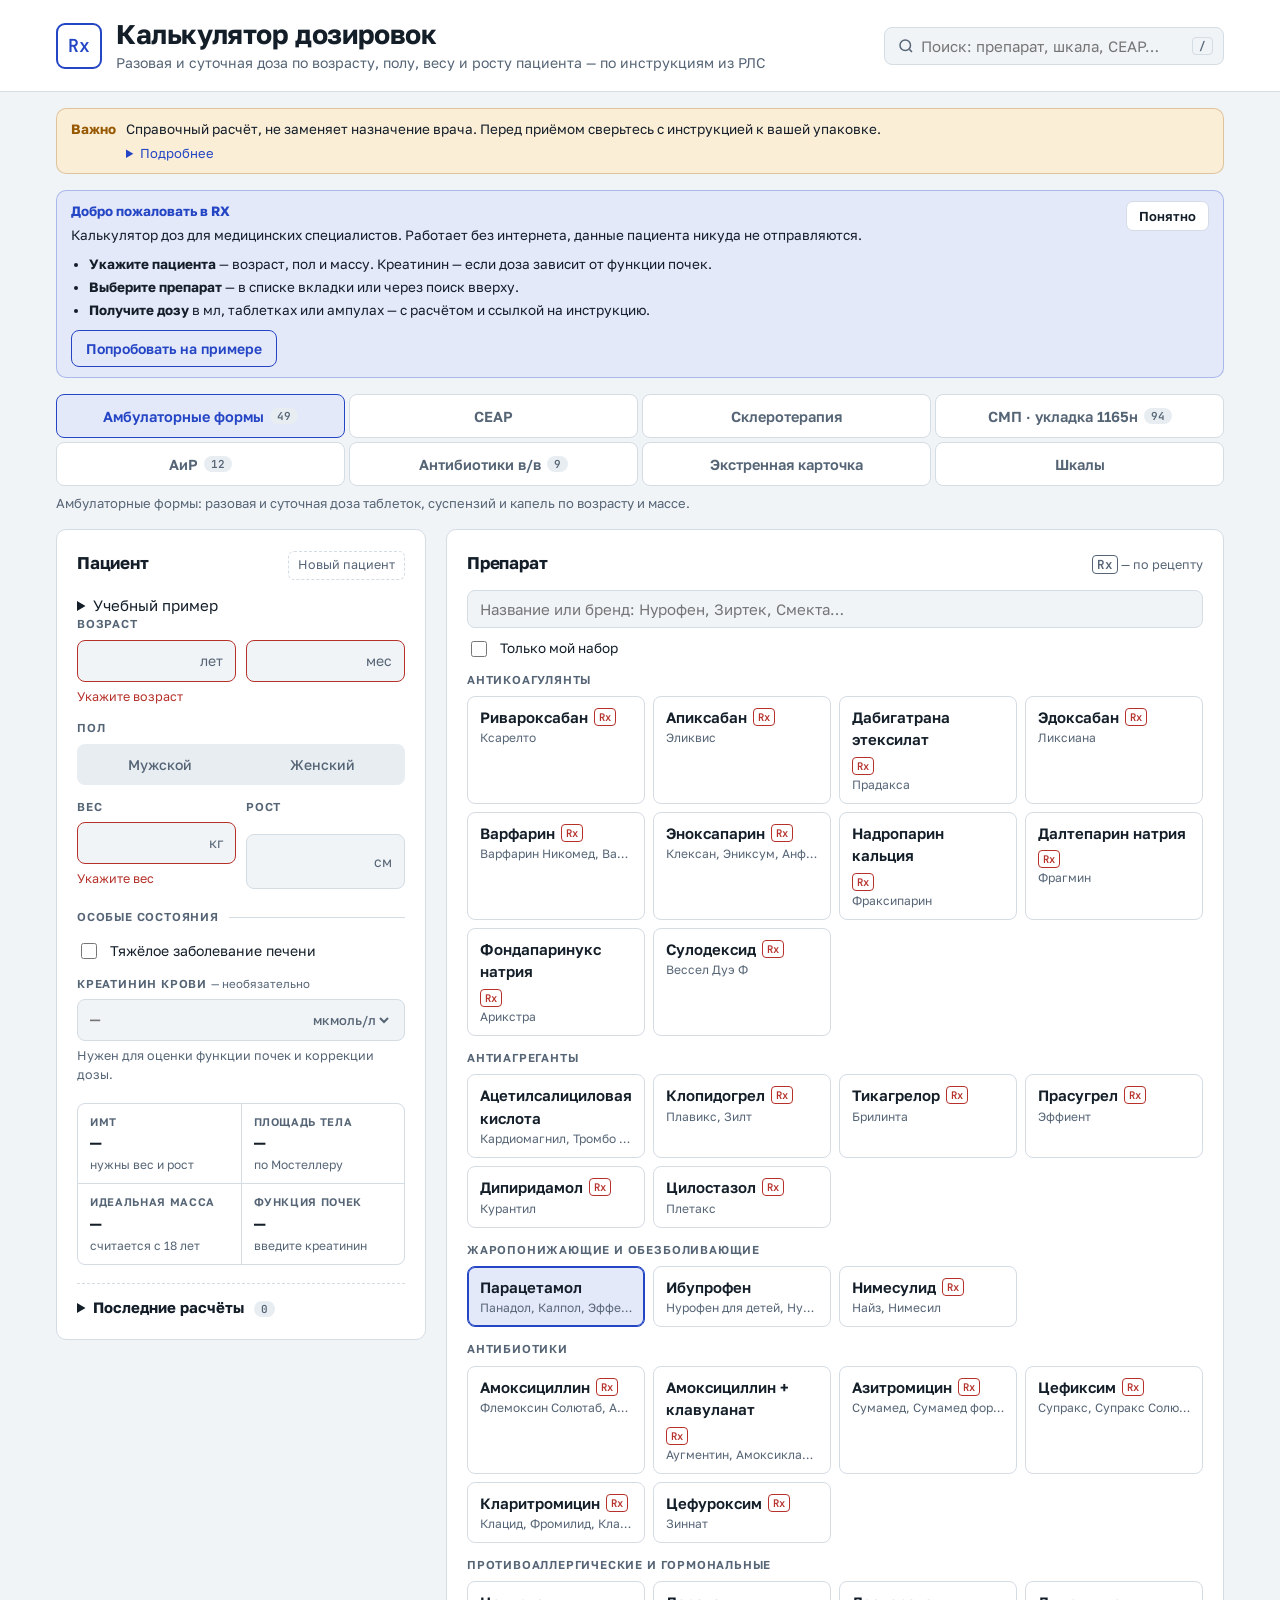
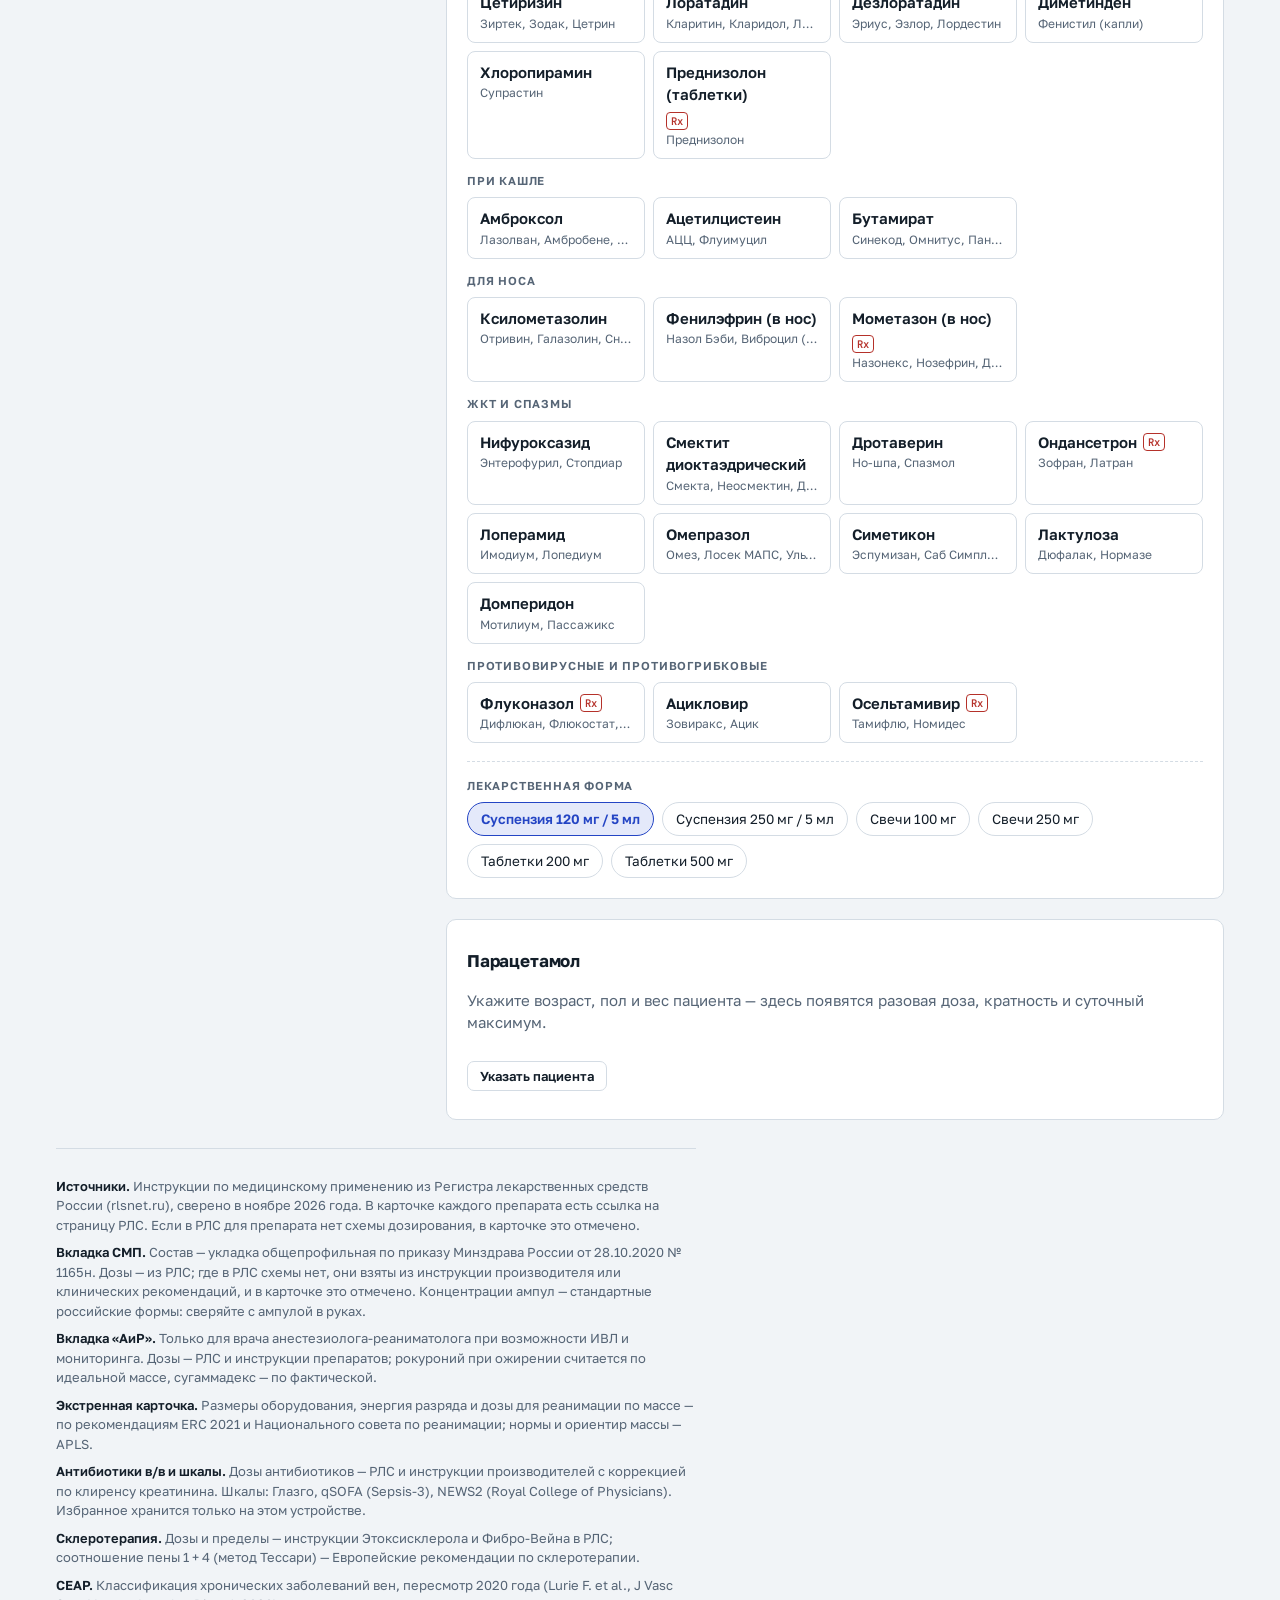
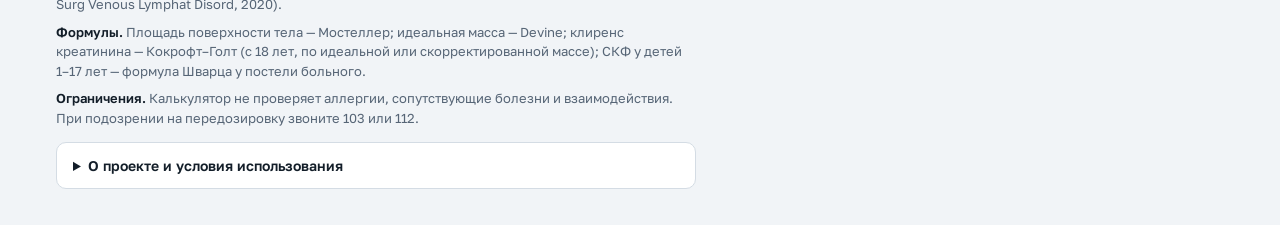
<file: index.html>
<!doctype html>
<html lang="ru">
<head>
<meta charset="utf-8">
<meta http-equiv="Content-Security-Policy" content="default-src 'self'; script-src 'self' 'unsafe-inline' https://telegram.org; style-src 'self' 'unsafe-inline'; font-src 'self'; img-src 'self' data:; connect-src 'self'; object-src 'none'; base-uri 'self'; form-action 'none'">
<meta name="referrer" content="no-referrer">
<meta name="viewport" content="width=device-width, initial-scale=1, viewport-fit=cover">
<meta name="theme-color" content="#2445C4">
<meta name="description" content="Калькулятор доз лекарств по возрасту, весу и росту; укладка СМП по приказу 1165н.">
<link rel="manifest" href="manifest.webmanifest">
<link rel="icon" type="image/png" href="icon-192.png">
<link rel="apple-touch-icon" href="icon-180.png">
<link rel="stylesheet" href="fonts/fonts.css">
<meta name="apple-mobile-web-app-capable" content="yes">
<meta name="mobile-web-app-capable" content="yes">
<meta name="apple-mobile-web-app-title" content="Дозировки">
<script src="https://telegram.org/js/telegram-web-app.js" async id="tgScript"></script>
<style>
:root{color-scheme:light;padding-top:env(safe-area-inset-top,0px);padding-bottom:env(safe-area-inset-bottom,0px)}
body{margin:0;font-size:14px;-webkit-text-size-adjust:100%}
img{max-width:100%}
[hidden]{display:none!important}
.net{font-size:12.5px;color:var(--muted)}
.net b{color:var(--ok);font-weight:600}
.net.off b{color:var(--warn)}
html.tg .top .wrap{padding-block:12px}
</style>
<title>Калькулятор дозировок</title>
<style>
/* Layout: clinical worksheet — patient card on the left, drug picker and a pharmacy-label result (Rp./S.) on the right; one column on phones */
:root{
  --bg:#F1F4F7;
  --surface:#FFFFFF;
  --sunk:#E8EDF2;
  --ink:#131E29;
  --muted:#566576;
  --line:#D4DCE4;
  --accent:#2445C4;
  --accent-ink:#FFFFFF;
  --accent-soft:#E4E9FA;
  --ok:#1B7549;   --ok-soft:#E0F1E7;
  --warn:#965800; --warn-soft:#FBEED7;
  --stop:#B5312A; --stop-soft:#FAE3E0;
  --shadow:0 1px 2px rgba(19,30,41,.10);
  --font-ui:"Golos Text","Segoe UI",system-ui,-apple-system,sans-serif;
  --font-num:"JetBrains Mono",ui-monospace,"Cascadia Mono",Consolas,monospace;
  --radius:10px;
}
@media (prefers-color-scheme: dark){
  :root:not([data-theme="light"]){
    --bg:#0D1218; --surface:#151C24; --sunk:#1C2531; --ink:#E3E9EF; --muted:#93A1B0; --line:#293543;
    --accent:#93A9FF; --accent-ink:#0D1218; --accent-soft:#1F2A4C;
    --ok:#55C58F; --ok-soft:#13291F; --warn:#F0AE48; --warn-soft:#2D2313; --stop:#FF877A; --stop-soft:#351816;
    --shadow:0 1px 2px rgba(0,0,0,.5);
    color-scheme:dark;
  }
}
:root[data-theme="dark"]{
  --bg:#0D1218; --surface:#151C24; --sunk:#1C2531; --ink:#E3E9EF; --muted:#93A1B0; --line:#293543;
  --accent:#93A9FF; --accent-ink:#0D1218; --accent-soft:#1F2A4C;
  --ok:#55C58F; --ok-soft:#13291F; --warn:#F0AE48; --warn-soft:#2D2313; --stop:#FF877A; --stop-soft:#351816;
  --shadow:0 1px 2px rgba(0,0,0,.5);
  color-scheme:dark;
}
*{box-sizing:border-box}
body{background:var(--bg);color:var(--ink);font-family:var(--font-ui);font-size:15px;line-height:1.5}
.wrap{max-width:1200px;margin:0 auto;padding-left:max(16px, env(safe-area-inset-left, 0px));padding-right:max(16px, env(safe-area-inset-right, 0px))}
:focus-visible{outline:2px solid var(--accent);outline-offset:2px}
a{color:var(--accent)}
@media (prefers-reduced-motion: reduce){*{transition:none!important}}

.top{background:var(--surface);border-bottom:1px solid var(--line)}
.top .wrap{display:flex;align-items:center;gap:14px;padding-block:18px}
.rx{flex:none;width:46px;height:46px;display:grid;place-items:center;border:2px solid var(--accent);border-radius:9px;color:var(--accent);font:600 18px var(--font-num)}
h1{margin:0;font-size:clamp(20px,2.6vw,27px);font-weight:700;letter-spacing:-.015em;text-wrap:balance;line-height:1.2}
.top p{margin:2px 0 0;color:var(--muted);font-size:14px}

.notice{margin-block:16px;padding:10px 14px;border-radius:var(--radius);background:var(--warn-soft);border:1px solid color-mix(in srgb, var(--warn) 28%, transparent);font-size:13.5px;display:flex;gap:10px;align-items:baseline}
.notice b{color:var(--warn);white-space:nowrap}

.layout{display:grid;grid-template-columns:minmax(300px,370px) minmax(0,1fr);gap:20px;align-items:start;padding-bottom:28px}
@media (max-width:880px){.layout{grid-template-columns:minmax(0,1fr)}}
.panel{background:var(--surface);border:1px solid var(--line);border-radius:var(--radius);padding:20px;min-width:0}
.work{display:grid;gap:20px;min-width:0}
h2{margin:0;font-size:17px;font-weight:700;letter-spacing:-.01em}
.ph{display:flex;justify-content:space-between;align-items:baseline;gap:10px;margin-bottom:14px;flex-wrap:wrap}
.ph span{font-size:12.5px;color:var(--muted)}

.fields{display:grid;gap:14px}
.field{display:grid;gap:6px;min-width:0}
.lbl{font-size:11.5px;font-weight:600;letter-spacing:.07em;text-transform:uppercase;color:var(--muted)}
.two{display:grid;grid-template-columns:1fr 1fr;gap:10px}
.inbox{display:flex;align-items:center;border:1px solid var(--line);border-radius:8px;background:var(--bg);transition:border-color .15s, box-shadow .15s}
.inbox:focus-within{border-color:var(--accent);box-shadow:0 0 0 3px var(--accent-soft)}
.inbox input,.inbox select{flex:1;min-width:0;width:100%;border:0;background:transparent;color:var(--ink);font:500 17px var(--font-num);padding:9px 0 9px 12px;outline:none;font-variant-numeric:tabular-nums}
.inbox select{font:500 14px var(--font-ui);padding-right:8px;cursor:pointer}
.inbox .u{padding:0 12px 0 6px;color:var(--muted);font-size:14px;white-space:nowrap}
.inbox .u select{font-size:13px;color:var(--muted);padding:6px 0}
.inbox.search input{font:15px var(--font-ui);padding-right:12px}
.field.bad .inbox{border-color:var(--stop)}
.err{font-size:12.5px;color:var(--stop)}
.err:empty{display:none}
.hint{font-size:12.5px;color:var(--muted)}

.seg{display:flex;background:var(--sunk);border-radius:8px;padding:3px;gap:3px}
.seg input{position:absolute;opacity:0;pointer-events:none}
.seg label{flex:1;text-align:center;padding:7px 10px;border-radius:6px;cursor:pointer;font-weight:500;color:var(--muted);font-size:14px;transition:background .15s,color .15s}
.seg input:checked+label{background:var(--surface);color:var(--ink);box-shadow:var(--shadow)}
.seg input:focus-visible+label{outline:2px solid var(--accent);outline-offset:1px}

.check{display:flex;gap:10px;align-items:flex-start;font-size:14px;cursor:pointer}
.check input{margin-top:3px;accent-color:var(--accent);width:16px;height:16px;flex:none}

.sub-h{display:flex;align-items:center;gap:10px;margin:6px 0 0;font-size:11.5px;font-weight:600;letter-spacing:.07em;text-transform:uppercase;color:var(--muted)}
.sub-h::after{content:"";flex:1;height:1px;background:var(--line)}

.presets{display:flex;flex-wrap:wrap;gap:6px;margin-bottom:16px}
.preset{font:inherit;font-size:12.5px;border:1px dashed var(--line);background:transparent;color:var(--muted);border-radius:6px;padding:4px 9px;cursor:pointer}
.preset:hover{color:var(--accent);border-color:var(--accent)}

.metrics{display:grid;grid-template-columns:1fr 1fr;gap:1px;background:var(--line);border:1px solid var(--line);border-radius:8px;overflow:hidden;margin-top:18px}
.metric{background:var(--surface);padding:10px 12px;display:grid;gap:1px;align-content:start;min-width:0}
.metric .k{font-size:11px;color:var(--muted);text-transform:uppercase;letter-spacing:.06em;font-weight:600}
.metric .v{font:600 19px var(--font-num);font-variant-numeric:tabular-nums}
.metric .v small{font-size:12px;font-weight:500;color:var(--muted)}
.metric .s{font-size:12px;color:var(--muted);line-height:1.35}
.metric .s.flag{color:var(--warn)}

.search{margin-bottom:14px}
.dgroups{display:grid;gap:14px}
.gname{font-size:11.5px;font-weight:600;letter-spacing:.07em;text-transform:uppercase;color:var(--muted);margin-bottom:7px}
.drow{display:grid;grid-template-columns:repeat(auto-fill,minmax(178px,1fr));gap:8px}
button.drug{font:inherit;color:var(--ink);text-align:left;border:1px solid var(--line);background:var(--surface);border-radius:8px;padding:9px 12px;cursor:pointer;display:grid;gap:1px;align-content:start;transition:border-color .15s, background .15s;min-width:0}
button.drug:hover{border-color:var(--accent)}
button.drug[aria-pressed="true"]{border-color:var(--accent);background:var(--accent-soft);box-shadow:inset 0 0 0 1px var(--accent)}
.dn{font-weight:600;display:flex;align-items:center;gap:6px;flex-wrap:wrap}
button.drug small{color:var(--muted);font-size:12px;overflow:hidden;text-overflow:ellipsis;white-space:nowrap}
.rxtag{font:600 10.5px var(--font-num);color:var(--stop);border:1px solid currentColor;border-radius:4px;padding:0 4px;line-height:16px}
.nores{color:var(--muted);font-size:14px}

.opts{display:grid;gap:14px;margin-top:18px;padding-top:16px;border-top:1px dashed var(--line)}
.chips{display:flex;flex-wrap:wrap;gap:8px}
.chips input{position:absolute;opacity:0;pointer-events:none}
.chips label{border:1px solid var(--line);border-radius:999px;padding:6px 13px;font-size:13.5px;cursor:pointer;background:var(--surface);transition:border-color .15s, background .15s}
.chips label:hover{border-color:var(--accent)}
.chips input:checked+label{border-color:var(--accent);background:var(--accent-soft);color:var(--accent);font-weight:600}
.chips input:focus-visible+label{outline:2px solid var(--accent);outline-offset:2px}
.seg.inline{display:inline-flex;max-width:100%;flex-wrap:wrap}
.seg.inline label{flex:initial;padding-inline:14px}

.result{padding:0;overflow:hidden}
.res-head{display:flex;justify-content:space-between;gap:12px;flex-wrap:wrap;align-items:flex-start;padding:18px 20px 16px}
.eyebrow{font-size:11.5px;text-transform:uppercase;letter-spacing:.07em;color:var(--muted);font-weight:600}
.res-head h2{font-size:25px;margin-top:2px;line-height:1.2}
.brands{font-size:13px;color:var(--muted);margin-top:2px}
.who{font:13px var(--font-num);color:var(--muted);margin-top:4px}
.pills{display:flex;gap:6px;flex-wrap:wrap}
.pill{display:inline-flex;align-items:center;gap:6px;padding:4px 10px;border-radius:999px;font-size:12.5px;font-weight:600;white-space:nowrap}
.pill::before{content:"";width:7px;height:7px;border-radius:50%;background:currentColor}
.pill.ok{background:var(--ok-soft);color:var(--ok)}
.pill.warn{background:var(--warn-soft);color:var(--warn)}
.pill.stop{background:var(--stop-soft);color:var(--stop)}
.pill.plain{background:var(--sunk);color:var(--muted)}
.pill.plain::before{display:none}

.res-body{padding:0 20px 20px;display:grid;gap:16px}
.figs{display:grid;grid-template-columns:1.25fr 1fr 1fr;gap:1px;background:var(--line);border:1px solid var(--line);border-radius:8px;overflow:hidden}
@media (max-width:640px){.figs{grid-template-columns:minmax(0,1fr)}}
.fig{background:var(--surface);padding:14px 16px;display:grid;gap:4px;align-content:start;min-width:0}
.fig .lab{font-size:11px;text-transform:uppercase;letter-spacing:.07em;color:var(--muted);font-weight:600}
.fig .val{font:600 27px var(--font-num);line-height:1.15;font-variant-numeric:tabular-nums;overflow-wrap:anywhere}
.fig.main .val{color:var(--accent);font-size:33px}
.fig .val small{font:500 15px var(--font-ui);color:var(--muted)}
.fig .val.txt{font:600 19px var(--font-ui);line-height:1.3}
.fig .sub{font:13px var(--font-num);color:var(--muted);font-variant-numeric:tabular-nums}
.fig .sub.ui{font-family:var(--font-ui)}

.label-card{border:1.5px solid var(--ink);border-radius:8px;padding:14px 16px;display:grid;gap:6px;font:14px/1.55 var(--font-num)}
.label-card .ln{display:grid;grid-template-columns:3.2em minmax(0,1fr);gap:4px}
.label-card .k{font-weight:600;color:var(--accent)}
.label-card .foot{display:flex;justify-content:flex-end;gap:10px;align-items:center;margin-top:4px;flex-wrap:wrap}
.copy{font:600 13px var(--font-ui);border:1px solid var(--line);background:var(--surface);color:var(--ink);border-radius:7px;padding:6px 12px;cursor:pointer}
.copy:hover{border-color:var(--accent);color:var(--accent)}
.copied{font:12.5px var(--font-ui);color:var(--ok)}

.msgs{list-style:none;margin:0;padding:0;display:grid;gap:8px}
.msg{display:grid;grid-template-columns:5.6em minmax(0,1fr);gap:10px;padding:9px 12px;border-radius:6px;border-left:4px solid var(--line);background:var(--sunk);font-size:14px;line-height:1.45}
.msg .lv{font-size:10.5px;font-weight:700;letter-spacing:.07em;text-transform:uppercase;padding-top:2px;color:var(--muted)}
.msg.stop{background:var(--stop-soft);border-left-color:var(--stop)}
.msg.stop .lv{color:var(--stop)}
.msg.warn{background:var(--warn-soft);border-left-color:var(--warn)}
.msg.warn .lv{color:var(--warn)}
@media (max-width:480px){.msg{grid-template-columns:minmax(0,1fr);gap:2px}}

details.trace summary{cursor:pointer;font-weight:600;font-size:14px;color:var(--ink)}
details.trace ol{margin:10px 0 0;padding-left:22px;display:grid;gap:4px;font:13px/1.5 var(--font-num);color:var(--muted)}
.src{border-top:1px dashed var(--line);padding-top:12px;font-size:13px;color:var(--muted);display:grid;gap:4px}
.src .lbl{margin-right:6px}
.src p{margin:0}
.empty{padding:28px 20px;color:var(--muted)}
.empty h2{color:var(--ink);margin-bottom:6px}

.tabs{display:grid;grid-template-columns:repeat(4,minmax(0,1fr));gap:4px;margin-bottom:18px}
.tabs button{min-width:0;min-height:44px;font:600 14.5px var(--font-ui);padding:6px 8px;border:1px solid var(--line);border-radius:8px;background:var(--surface);color:var(--muted);cursor:pointer;display:flex;gap:6px;align-items:center;justify-content:center}
.tabs button[aria-selected="true"]{color:var(--accent);border-color:var(--accent);background:var(--accent-soft)}
.tabs .tab-short{display:none}
@media(max-width:720px){
  .tabs button{font-size:13px;line-height:1.2;padding:5px 2px}
  .tabs .tab-full,.tabs button .cnt{display:none}
  .tabs .tab-short{display:inline}
}
.tabs .cnt{font:600 11px var(--font-num);background:var(--sunk);color:var(--muted);border-radius:999px;padding:1px 7px}
.work-pane{display:grid;gap:20px;min-width:0}
.rows{display:grid;gap:1px;background:var(--line);border:1px solid var(--line);border-radius:8px;overflow:hidden}
.row{background:var(--surface);display:grid;grid-template-columns:minmax(0,1.1fr) minmax(0,.8fr) minmax(0,1.6fr);gap:12px;padding:11px 16px;align-items:baseline}
.row .k{font-weight:600}
.row .v{font:600 18px var(--font-num);color:var(--accent)}
.row .s{font-size:13px;color:var(--muted)}
.row.total .v{color:var(--ink)}
@media (max-width:560px){.row{grid-template-columns:minmax(0,1fr) auto}.row .s{grid-column:1/-1}}
.info-text{font-size:14.5px;line-height:1.55;margin:0}
.linkbtn{font:600 14px var(--font-ui);border:1px solid var(--accent);background:var(--accent-soft);color:var(--accent);border-radius:8px;padding:9px 14px;cursor:pointer;justify-self:start}
.chips.regs label{border-radius:8px}
.top .wrap{flex-wrap:wrap}
.gsearch{margin-left:auto;position:relative;flex:0 1 340px;min-width:0}
.gsearch .inbox{background:var(--bg)}
.gsearch input{font:15px var(--font-ui)!important;padding-left:6px!important}
.gs-ico{width:18px;height:18px;margin-left:12px;fill:none;stroke:var(--muted);stroke-width:2;flex:none}
.gs-k{font:600 11px var(--font-num);color:var(--muted);border:1px solid var(--line);border-radius:4px;padding:1px 6px;margin-right:10px}
@media (max-width:720px){.gsearch{flex:1 1 100%;margin-left:0}.gs-k{display:none}}
.gres{position:absolute;right:0;top:calc(100% + 6px);width:min(440px,calc(100vw - 32px));max-height:min(60vh,460px);overflow:auto;background:var(--surface);border:1px solid var(--line);border-radius:var(--radius);box-shadow:0 12px 32px rgba(19,30,41,.18);z-index:60;padding:6px;display:grid;gap:2px}
@media (max-width:720px){.gres{left:0;right:auto;width:100%}}
.gr{font:inherit;text-align:left;background:transparent;border:0;border-radius:8px;padding:8px 10px;cursor:pointer;display:grid;grid-template-columns:minmax(0,1fr) auto;gap:1px 10px;color:var(--ink)}
.gr:hover,.gr.on{background:var(--accent-soft)}
.gr-n{font-weight:600}
.gr-s{grid-column:1;font-size:12px;color:var(--muted);overflow:hidden;text-overflow:ellipsis;white-space:nowrap}
.gr-t{grid-column:2;grid-row:1/3;align-self:center;font-size:11.5px;color:var(--accent);font-weight:600;white-space:nowrap}
.gempty{margin:0;padding:10px;color:var(--muted);font-size:13.5px}
.hist{margin-top:18px;border-top:1px dashed var(--line);padding-top:12px}
.hist summary{cursor:pointer;font-weight:700;font-size:15px}
.hist .cnt{font:600 11px var(--font-num);background:var(--sunk);color:var(--muted);border-radius:999px;padding:1px 7px;margin-left:6px}
.hist-list{display:grid;gap:6px;margin:10px 0}
.hist-item{font:inherit;text-align:left;border:1px solid var(--line);background:var(--surface);color:var(--ink);border-radius:8px;padding:8px 10px;cursor:pointer;display:grid;gap:2px;min-width:0}
.hist-item:hover{border-color:var(--accent)}
.hi-t{font-weight:600;font-size:13.5px}
.hi-x{font:12px var(--font-num);color:var(--muted);overflow:hidden;text-overflow:ellipsis;white-space:nowrap}
.hi-m{font-size:11.5px;color:var(--muted)}
.ceap-list{display:grid;gap:8px}
.ceap-check{align-items:flex-start;line-height:1.4}
.ceap-check b{font-family:var(--font-num);font-weight:600;color:var(--accent)}
.ceap-grp{display:grid;gap:6px;margin-top:4px}
.ceap-grp .gname{margin-bottom:2px}
.ceap-seg{display:grid;grid-template-columns:4.6em minmax(0,1fr) minmax(0,13em);gap:10px;align-items:center}
.ceap-seg code{font:600 13px var(--font-num);color:var(--accent)}
.ceap-seg label{font-size:14px}
.ceap-seg .inbox select{font:14px var(--font-ui);padding:7px 8px}
@media (max-width:560px){.ceap-seg{grid-template-columns:4.2em minmax(0,1fr)}.ceap-seg .inbox{grid-column:1/-1}}
.fig .val.ceap-val{font-size:21px;line-height:1.3}
.fig.main .val.ceap-val{font-size:24px}
.fav{font:600 12.5px var(--font-ui);border:1px solid var(--line);background:var(--surface);color:var(--muted);border-radius:999px;padding:4px 10px;cursor:pointer;white-space:nowrap}
.fav[aria-pressed="true"]{color:var(--warn);border-color:color-mix(in srgb,var(--warn) 45%,transparent);background:var(--warn-soft)}
a.copy{text-decoration:none;display:inline-flex;align-items:center}
.card-h{margin:6px 0 -6px;font-size:12px;font-weight:600;letter-spacing:.07em;text-transform:uppercase;color:var(--muted)}

footer{border-top:1px solid var(--line);padding-block:20px 36px;color:var(--muted);font-size:13px;display:grid;gap:8px;max-width:80ch}
footer p{margin:0}
.terms{border:1px solid var(--line);border-radius:var(--radius);background:var(--surface);padding:12px 16px;margin-top:6px}
.terms summary{cursor:pointer;font-weight:600;color:var(--ink);font-size:14px}
.terms-body{display:grid;gap:8px;margin-top:10px;line-height:1.55}
.an{align-items:flex-start;justify-content:space-between;background:var(--accent-soft);border-color:color-mix(in srgb, var(--accent) 30%, transparent)}
.an b{color:var(--accent)}
.an{flex-wrap:wrap}
.an .an-t{display:grid;gap:4px;flex:1 1 240px}
.an ul{margin:4px 0 0;padding-left:18px;display:grid;gap:3px}
.mine-tg{margin:-4px 0 12px;font-size:13.5px}
#printArea{display:none}
@media print{
  html,body{background:#fff!important}
  body>*:not(#printArea){display:none!important}
  #printArea{display:block!important;color:#000;font:11pt/1.45 var(--font-ui)}
  #printArea *{color:#000!important;background:transparent!important;box-shadow:none!important;border-color:#999!important}
  #printArea .pr-head{display:flex;justify-content:space-between;border-bottom:1px solid #000;padding-bottom:6px;margin-bottom:12px}
  #printArea .pr-foot{margin-top:14px;font-size:9pt}
  #printArea .figs{grid-template-columns:1.25fr 1fr 1fr!important}
  @page{margin:14mm}
}
.tab-hint{margin:-10px 0 16px;font-size:13px;line-height:1.45;color:var(--muted)}
.empty .copy{margin-top:12px}
.to-list{margin:-6px 0 12px}
@media (min-width:881px){.to-list{display:none}}
.an li b{color:var(--ink)}
.an .linkbtn{margin-top:6px}
/* компактный режим: выбранный препарат вместо списка */
.picked-bar{display:none}
.panel.picked .inbox.search,.panel.picked .mine-tg,.panel.picked .dgroups,.panel.picked #smpVarSeg,.panel.picked #myKit{display:none}
.panel.picked .picked-bar{display:flex;align-items:center;gap:10px;flex-wrap:wrap;padding:10px 12px;margin-bottom:14px;border:1px solid var(--line);border-radius:8px;background:var(--sunk)}
.picked-bar .pb-l{font-size:12px;text-transform:uppercase;letter-spacing:.06em;color:var(--muted)}
.picked-bar .pb-n{font-size:16px;flex:1 1 auto;min-width:0}
.picked-bar .copy{background:var(--ok);border-color:var(--ok);color:var(--surface)}
.picked-bar .copy:hover{filter:brightness(1.08)}
/* данные пациента одной строкой на телефоне */
.pat-sum{display:none}
@media (max-width:880px){
  aside.panel.pat-collapsed>:not(.ph):not(.pat-sum){display:none}
  aside.panel.pat-collapsed>.ph{margin-bottom:10px}
  aside.panel.pat-collapsed .pat-sum{display:flex;align-items:center;gap:10px;flex-wrap:wrap}
  .pat-sum span{flex:1 1 auto;min-width:0;font:14px/1.4 var(--font-num)}
}
/* короткое «Важно» */
.notice .n-body{display:grid;gap:4px}
.notice details summary{cursor:pointer;color:var(--accent);font-size:13px;width:max-content}
.notice details p{margin:4px 0 0}
/* компактная шапка на телефоне */
@media (max-width:720px){
  .top .wrap{padding-block:10px;gap:10px}
  .rx{width:34px;height:34px;font-size:14px;border-radius:7px}
  h1{font-size:19px}
  .top p{display:none}
}
.label-card .report{color:var(--muted)}
.terms .ver{font:12px var(--font-num);color:var(--muted)}
footer b{color:var(--ink);font-weight:600}
</style>
</head>
<body>
<header class="top">
  <div class="wrap">
    <div class="rx" aria-hidden="true">Rx</div>
    <div>
      <h1>Калькулятор дозировок</h1>
      <p>Разовая и суточная доза по возрасту, полу, весу и росту пациента — по инструкциям из РЛС</p>
    </div>
    <div class="gsearch" role="search">
      <div class="inbox"><svg class="gs-ico" viewBox="0 0 24 24" aria-hidden="true"><circle cx="11" cy="11" r="7"></circle><path d="M20 20l-3.5-3.5"></path></svg><input id="gq" type="search" autocomplete="off" placeholder="Поиск: препарат, шкала, CEAP…" aria-label="Поиск по всему калькулятору" aria-controls="gres" aria-expanded="false"><kbd class="gs-k">/</kbd></div>
      <div class="gres" id="gres" role="listbox" hidden></div>
    </div>
  </div>
</header>

<div class="wrap">
  <div class="notice" role="note"><b>Важно</b><div class="n-body"><span>Справочный расчёт, не заменяет назначение врача. Перед приёмом сверьтесь с инструкцией к вашей упаковке.</span><details><summary>Подробнее</summary><p>Расчёт выполнен по инструкциям из Регистра лекарственных средств России (rlsnet.ru). Он не учитывает аллергии и лекарственные взаимодействия. У разных производителей дозировки могут отличаться.</p></details></div></div>

  <div class="notice an" id="appNotice" role="status" hidden></div>

  <nav class="tabs" role="tablist" aria-label="Разделы калькулятора">
    <button type="button" role="tab" id="tabMain" data-tab="main" aria-selected="true" aria-label="Амбулаторные формы"><span class="tab-full">Амбулаторные формы</span><span class="tab-short">Амбул.<br>формы</span><span class="cnt" id="mainCnt">33</span></button>
    <button type="button" role="tab" id="tabCeap" data-tab="ceap" aria-selected="false">CEAP</button>
    <button type="button" role="tab" id="tabSclero" data-tab="sclero" aria-selected="false" aria-label="Склеротерапия"><span class="tab-full">Склеротерапия</span><span class="tab-short">Склеро-<br>терапия</span></button>
    <button type="button" role="tab" id="tabSmp" data-tab="smp" aria-selected="false" aria-label="СМП · укладка 1165н"><span class="tab-full">СМП · укладка 1165н</span><span class="tab-short">СМП</span><span class="cnt" id="smpCnt">85</span></button>
    <button type="button" role="tab" id="tabAnest" data-tab="anest" aria-selected="false" aria-label="Анестезиология и реанимация"><span class="tab-full">АиР</span><span class="tab-short">АиР</span><span class="cnt" id="anestCnt">12</span></button>
    <button type="button" role="tab" id="tabAbx" data-tab="abx" aria-selected="false" aria-label="Антибиотики в/в"><span class="tab-full">Антибиотики в/в</span><span class="tab-short">Антибио-<br>тики в/в</span><span class="cnt" id="abxCnt">9</span></button>
    <button type="button" role="tab" id="tabCard" data-tab="card" aria-selected="false" aria-label="Экстренная карточка"><span class="tab-full">Экстренная карточка</span><span class="tab-short">Экстр.<br>карточка</span></button>
    <button type="button" role="tab" id="tabScales" data-tab="scales" aria-selected="false">Шкалы</button>  </nav>
  <p class="tab-hint" id="tabHint"></p>

  <main class="layout">
    <aside class="panel" aria-labelledby="patH">
      <div class="ph"><h2 id="patH">Пациент</h2><button type="button" class="preset" id="newPatient">Новый пациент</button></div>
      <details id="examples"><summary>Учебный пример</summary>
      <div class="presets" aria-label="Примеры пациентов">
        <button type="button" class="preset" data-p="0,9,f,8.5,71,">9 мес · 8,5 кг</button>
        <button type="button" class="preset" data-p="4,0,m,16,104,">4 года · 16 кг</button>
        <button type="button" class="preset" data-p="10,0,f,32,138,">10 лет · 32 кг</button>
        <button type="button" class="preset" data-p="35,0,m,74,178,">Взрослый · 74 кг</button>
        <button type="button" class="preset" data-p="78,0,f,58,160,130">78 лет · креатинин 130</button>
      </div>

      </details>
      <div class="fields">
        <div class="field" id="fAge">
          <span class="lbl" id="ageLbl">Возраст</span>
          <div class="two" role="group" aria-labelledby="ageLbl">
            <div class="inbox"><input id="ageY" inputmode="numeric" autocomplete="off" value="" aria-label="Полных лет"><span class="u">лет</span></div>
            <div class="inbox"><input id="ageMo" inputmode="numeric" autocomplete="off" value="" aria-label="Месяцев"><span class="u">мес</span></div>
          </div>
          <span class="err" id="eAge"></span>
        </div>

        <div class="field">
          <span class="lbl" id="sexLbl">Пол</span>
          <div class="seg" role="radiogroup" aria-labelledby="sexLbl">
            <input type="radio" name="sex" id="sexM" value="m"><label for="sexM">Мужской</label>
            <input type="radio" name="sex" id="sexF" value="f"><label for="sexF">Женский</label>
          </div>
        </div>

        <div class="two">
          <div class="field" id="fW">
            <label class="lbl" for="weight">Вес</label>
            <div class="inbox"><input id="weight" aria-describedby="weightHint eW" inputmode="decimal" autocomplete="off" value=""><span class="u">кг</span></div>
            <span class="err" id="eW"></span>
            <span class="hint" id="weightHint" hidden><span id="weightReference"></span> · <a id="weightSource" target="_blank" rel="noopener"></a><br>Для расчёта дозы введите измеренный вес.</span>
          </div>
          <div class="field" id="fH">
            <label class="lbl" for="height">Рост</label>
            <div class="inbox"><input id="height" inputmode="decimal" autocomplete="off" value=""><span class="u">см</span></div>
            <span class="err" id="eH"></span>
          </div>
        </div>

        <div class="sub-h">Особые состояния</div>

        <div class="field" id="pregRow" hidden>
          <label class="lbl" for="preg">Беременность и лактация</label>
          <div class="inbox">
            <select id="preg">
              <option value="">Нет</option>
              <option value="t1">Беременность, I триместр</option>
              <option value="t2">Беременность, II триместр</option>
              <option value="t3">Беременность, III триместр</option>
              <option value="lact">Грудное вскармливание</option>
            </select>
          </div>
        </div>

        <label class="check"><input type="checkbox" id="liver"><span>Тяжёлое заболевание печени</span></label>

        <div class="field" id="fCr">
          <label class="lbl" for="creat">Креатинин крови <span style="text-transform:none;letter-spacing:0;font-weight:400">— необязательно</span></label>
          <div class="inbox">
            <input id="creat" inputmode="decimal" autocomplete="off" placeholder="—">
            <span class="u"><select id="creatUnit" aria-label="Единицы креатинина"><option value="umol">мкмоль/л</option><option value="mgdl">мг/дл</option></select></span>
          </div>
          <span class="err" id="eCr"></span>
          <span class="hint">Нужен для оценки функции почек и коррекции дозы.</span>
        </div>
      </div>

      <div class="metrics" id="metrics" aria-live="polite"></div>
      <details class="hist" id="histBox">
        <summary>Последние расчёты <span class="cnt" id="histCnt">0</span></summary>
        <div class="hist-list" id="histList"></div>
        <button type="button" class="copy" id="histClear" hidden>Очистить историю</button>
      </details>
    </aside>

    <section class="work">
     <div class="work-pane" id="paneSmp" hidden>
      <div class="panel" aria-labelledby="smpH">
        <div class="ph"><h2 id="smpH">Укладка общепрофильная СМП</h2><span>Состав — приказ Минздрава России № 1165н</span></div>
        <div class="seg inline" id="smpVarSeg" role="radiogroup" aria-label="Вид укладки" style="margin-bottom:14px"><input type="radio" name="smpVar" id="smpVarGen" value="gen" checked><label for="smpVarGen">Общепрофильная</label><input type="radio" name="smpVar" id="smpVarRean" value="rean"><label for="smpVarRean">Реанимационная</label></div>
        <details class="hist" id="myKit"><summary>Моя укладка</summary>
          <p class="hint">Выберите препарат и форму выпуска в каталоге СМП, затем сохраните их здесь.</p>
          <button type="button" class="copy" id="kitSave"></button>
          <div class="hist-list" id="kitEntries"></div><span id="kitNotice" role="status"></span>
        </details>
        <div class="inbox search"><input id="smpQ" type="search" autocomplete="off" placeholder="Препарат: эпинефрин, амиодарон, налоксон…" aria-label="Поиск в укладке"></div>
        <label class="check mine-tg"><input type="checkbox" data-mine="smp"><span>Только мой набор</span></label>
        <div class="dgroups" id="smpDrugs"></div>
        <div class="opts">
          <div class="field"><span class="lbl" id="smpFormLbl">Форма и концентрация</span><div class="chips" id="smpForms" role="radiogroup" aria-labelledby="smpFormLbl"></div></div>
          <div class="field" id="smpRegRow" hidden><span class="lbl" id="smpRegLbl">Показание и путь введения</span><div class="chips regs" id="smpRegs" role="radiogroup" aria-labelledby="smpRegLbl"></div></div>
        </div>
      </div>
      <div class="panel result" id="smpResult" aria-live="polite"></div>
     </div>
     <div class="work-pane" id="paneAnest" hidden>
      <div class="panel" aria-labelledby="anestH">
        <div class="ph"><h2 id="anestH">АиР</h2><span>Анестезиология и реанимация: препараты, инфузия, ожоги, новорождённые</span></div>
        <div class="inbox search"><input id="anestQ" type="search" autocomplete="off" placeholder="Препарат: пропофол, рокуроний, сугаммадекс…" aria-label="Поиск в анестезиологии"></div>
        <label class="check mine-tg"><input type="checkbox" data-mine="anest"><span>Только мой набор</span></label>
        <div class="dgroups" id="anestDrugs"></div>
        <div class="opts">
          <div class="field"><span class="lbl" id="anestFormLbl">Форма и концентрация</span><div class="chips" id="anestForms" role="radiogroup" aria-labelledby="anestFormLbl"></div></div>
          <div class="field" id="anestRegRow" hidden><span class="lbl" id="anestRegLbl">Этап и режим</span><div class="chips regs" id="anestRegs" role="radiogroup" aria-labelledby="anestRegLbl"></div></div>
        </div>
      </div>
      <div class="panel result" id="anestResult" aria-live="polite"></div>
      <div class="work-pane" id="airCalc"></div>
     </div>
     <div class="work-pane" id="paneAbx" hidden>
      <div class="panel" aria-labelledby="abxH">
        <div class="ph"><h2 id="abxH">Антибиотики в/в</h2><span>Стационар; доза с учётом функции почек</span></div>
        <div class="inbox search"><input id="abxQ" type="search" autocomplete="off" placeholder="Препарат: цефазолин, меропенем, ванкомицин…" aria-label="Поиск антибиотика"></div>
        <label class="check mine-tg"><input type="checkbox" data-mine="abx"><span>Только мой набор</span></label>
        <div class="dgroups" id="abxDrugs"></div>
        <div class="opts">
          <div class="field"><span class="lbl" id="abxFormLbl">Форма</span><div class="chips" id="abxForms" role="radiogroup" aria-labelledby="abxFormLbl"></div></div>
          <div class="field" id="abxRegRow" hidden><span class="lbl" id="abxRegLbl">Показание</span><div class="chips regs" id="abxRegs" role="radiogroup" aria-labelledby="abxRegLbl"></div></div>
        </div>
      </div>
      <div class="panel result" id="abxResult" aria-live="polite"></div>
     </div>
     <div class="work-pane" id="paneScales" hidden><div class="work-pane" id="scalesForm"></div></div>
     <div class="work-pane" id="paneCeap" hidden>
      <div class="panel" id="ceapForm"></div>
      <div class="panel result" id="ceapResult" aria-live="polite"></div>
     </div>
     <div class="work-pane" id="paneSclero" hidden>
      <div class="panel" id="scForm"></div>
      <div class="panel result" id="scResult" aria-live="polite"></div>
     </div>
     <div class="work-pane" id="paneCard" hidden>
      <div class="panel result" id="cardResult" aria-live="polite"></div>
     </div>
     <div class="work-pane" id="paneMain">
      <div class="panel" aria-labelledby="drugH">
        <div class="ph"><h2 id="drugH">Препарат</h2><span><span class="rxtag">Rx</span> — по рецепту</span></div>
        <div class="inbox search"><input id="drugQ" type="search" autocomplete="off" placeholder="Название или бренд: Нурофен, Зиртек, Смекта…" aria-label="Поиск препарата"></div>
        <label class="check mine-tg"><input type="checkbox" data-mine="main"><span>Только мой набор</span></label>
        <div class="dgroups" id="drugs"></div>
        <div class="opts">
          <div class="field">
            <span class="lbl" id="formLbl">Лекарственная форма</span>
            <div class="chips" id="forms" role="radiogroup" aria-labelledby="formLbl"></div>
          </div>
          <div class="field" id="modeRow" hidden>
            <span class="lbl" id="modeLbl">Режим дозирования</span>
            <div><div class="seg inline" id="modes" role="radiogroup" aria-labelledby="modeLbl"></div></div>
            <span class="hint" id="modeHint"></span>
          </div>
        </div>
      </div>

      <div class="panel result" id="result" aria-live="polite"></div>
     </div>
    </section>
  </main>

  <footer>
    <p><b>Источники.</b> Инструкции по медицинскому применению из Регистра лекарственных средств России (rlsnet.ru), сверено в ноябре 2026 года. В карточке каждого препарата есть ссылка на страницу РЛС. Если в РЛС для препарата нет схемы дозирования, в карточке это отмечено.</p>
    <p><b>Вкладка СМП.</b> Состав — укладка общепрофильная по приказу Минздрава России от 28.10.2020 № 1165н. Дозы — из РЛС; где в РЛС схемы нет, они взяты из инструкции производителя или клинических рекомендаций, и в карточке это отмечено. Концентрации ампул — стандартные российские формы: сверяйте с ампулой в руках.</p>
    <p><b>Вкладка «АиР».</b> Только для врача анестезиолога-реаниматолога при возможности ИВЛ и мониторинга. Дозы — РЛС и инструкции препаратов; рокуроний при ожирении считается по идеальной массе, сугаммадекс — по фактической.</p>
    <p><b>Экстренная карточка.</b> Размеры оборудования, энергия разряда и дозы для реанимации по массе — по рекомендациям ERC 2021 и Национального совета по реанимации; нормы и ориентир массы — APLS.</p>
    <p><b>Антибиотики в/в и шкалы.</b> Дозы антибиотиков — РЛС и инструкции производителей с коррекцией по клиренсу креатинина. Шкалы: Глазго, qSOFA (Sepsis-3), NEWS2 (Royal College of Physicians). Избранное хранится только на этом устройстве.</p>
    <p><b>Склеротерапия.</b> Дозы и пределы — инструкции Этоксисклерола и Фибро-Вейна в РЛС; соотношение пены 1 + 4 (метод Тессари) — Европейские рекомендации по склеротерапии.</p>
    <p><b>CEAP.</b> Классификация хронических заболеваний вен, пересмотр 2020 года (Lurie F. et al., J Vasc Surg Venous Lymphat Disord, 2020).</p>
    <p><b>Формулы.</b> Площадь поверхности тела — Мостеллер; идеальная масса — Devine; клиренс креатинина — Кокрофт–Голт (с 18 лет, по идеальной или скорректированной массе); СКФ у детей 1–17 лет — формула Шварца у постели больного.</p>
    <p><b>Ограничения.</b> Калькулятор не проверяет аллергии, сопутствующие болезни и взаимодействия. При подозрении на передозировку звоните 103 или 112.</p>
    <details class="terms" id="terms">
      <summary>О проекте и условия использования</summary>
      <div class="terms-body">
        <p><b>Что это.</b> Справочный калькулятор доз для медицинских работников: амбулаторные препараты, укладки скорой помощи по приказу Минздрава России № 1165н, анестезиология, антибиотики, экстренная карточка и шкалы. Дозы взяты из инструкций в Регистре лекарственных средств России (РЛС), а где их там нет — из инструкций производителей и клинических рекомендаций; источник указан в карточке каждого препарата.</p>
        <p><b>Это не медицинское изделие.</b> Калькулятор не зарегистрирован как медицинское изделие и не заменяет назначение врача, инструкцию к конкретной упаковке и клиническое мышление. Решение о дозе и способе введения принимает врач, который видит пациента.</p>
        <p><b>Без гарантий.</b> Авторы стараются поддерживать данные точными, но не гарантируют отсутствие ошибок и не несут ответственности за последствия применения расчётов. Перед введением сверяйте дозу с инструкцией и концентрацией в вашей ампуле.</p>
        <p><b>Ваши данные.</b> Возраст, пол, вес, рост и креатинин обрабатываются только на вашем устройстве и никуда не передаются. Избранное и последние 10 расчётов хранятся в памяти браузера на этом устройстве; историю можно очистить кнопкой под данными пациента. Регистрации, аналитики и рекламы нет.</p>
        <p><b>Нашли ошибку в дозе?</b> Сообщите — это важнее всего: <a href="https://github.com/indromedas/doza-app/issues" target="_blank" rel="noopener">github.com/indromedas/doza-app/issues</a>.</p>
        <p><b>Права.</b> © 2026 indromedas. Использование для личной профессиональной работы — свободно. Копирование, изменение и распространение, в том числе коммерческое, — только с разрешения автора.</p>
        <p class="ver">Версия <span id="verNum">22</span> · данные сверены в ноябре 2026 года · <button type="button" class="copy" id="showChanges">Что нового</button></p>
      </div>
    </details>
  </footer>
</div>
<div id="printArea"></div>

<script>
(function(){
'use strict';
const $=s=>document.querySelector(s);

/* ---------- formatting ---------- */
const nf=(n,d=2)=>Number(n).toLocaleString('ru-RU',{maximumFractionDigits:d});
const same=(a,b)=>Math.abs(a-b)<1e-6;
const isInt=n=>Math.abs(n-Math.round(n))<1e-6;
function plural(n,f){n=Math.abs(Math.round(n))%100;const a=n%10;if(n>10&&n<20)return f[2];if(a>1&&a<5)return f[1];if(a===1)return f[0];return f[2];}
function mgNum(n){return n>=100?nf(Math.round(n),0):n>=10?nf(Math.round(n*10)/10,1):nf(Math.round(n*100)/100,2);}
function mg(n){return mgNum(n)+' мг';}
function mgR(a,b){return same(a,b)?mg(a):mgNum(a)+'–'+mg(b);}
function rng(a,b,d=1){return same(a,b)?nf(a,d):nf(a,d)+'–'+nf(b,d);}
function yearsGen(n){return (n%10===1&&n%100!==11)?'года':'лет';}

const NOUN={
  tab:{nom:['таблетка','таблетки','таблеток'],gen:['таблетки','таблеток'],prep:'таблетке'},
  supp:{nom:['свеча','свечи','свечей'],gen:['свечи','свечей'],prep:'свече'},
  caps:{nom:['капсула','капсулы','капсул'],gen:['капсулы','капсул'],prep:'капсуле'},
  drop:{nom:['капля','капли','капель'],gen:['капли','капель'],prep:'капле'},
  sachet:{nom:['пакетик','пакетика','пакетиков'],gen:['пакетика','пакетиков'],prep:'пакетике'}
};
function fr(n){
  if(isInt(n))return String(Math.round(n));
  const w=Math.floor(n+1e-6),f=n-w;
  const s=same(f,.5)?'½':same(f,.25)?'¼':same(f,.75)?'¾':null;
  return s?(w?w+s:s):nf(n);
}
const unitKey=form=>form.kind==='drops'?'drop':form.unit;
function nomWord(n,u){return isInt(n)?plural(n,NOUN[u].nom):NOUN[u].nom[1];}
function genWord(n,u){if(!isInt(n))return NOUN[u].gen[0];const k=Math.round(n);return (k%10===1&&k%100!==11)?NOUN[u].gen[0]:NOUN[u].gen[1];}
function amtParts(form,a,b){
  if(form.kind==='liquid')return{num:same(a,b)?nf(a):nf(a)+'–'+nf(b),unit:'мл'};
  const u=unitKey(form);
  return{num:same(a,b)?fr(a):fr(a)+'–'+fr(b),unit:nomWord(b,u)};
}
function amt(form,a,b){const p=amtParts(form,a,b);return p.num+' '+p.unit;}
function amtGen(form,n){if(form.kind==='liquid')return nf(n)+' мл';const u=unitKey(form);return fr(n)+' '+genWord(n,u);}

/* ---------- calc helpers ---------- */
function R(){return{msgs:[],trace:[],doseMin:null,doseMax:null,freq:'',timesNote:'',timesMax:1,maxDaily:null,dailyMode:'max',course:'',basis:'',alt:null};}
const add=(r,lvl,t)=>r.msgs.push({lvl,t});
const stop=(r,t)=>{add(r,'stop',t);return r;};
function perKg(r,w,kMin,kMax,cap){
  let mn=kMin*w,mx=kMax*w;
  r.trace.push(`${rng(kMin,kMax)} мг/кг × ${nf(w,1)} кг = ${mgR(mn,mx)} на приём`);
  if(cap&&mx>cap){mx=cap;if(mn>cap)mn=cap;r.trace.push(`Ограничение: не более ${mg(cap)} на приём → ${mgR(mn,mx)}`);}
  return[mn,mx];
}
function perKgDaily(r,w,kMin,kMax,n,capDaily){
  let dMin=kMin*w,dMax=kMax*w;
  r.trace.push(`${rng(kMin,kMax)} мг/кг/сут × ${nf(w,1)} кг = ${mgR(dMin,dMax)} в сутки`);
  if(capDaily&&dMax>capDaily){dMax=capDaily;if(dMin>capDaily)dMin=capDaily;r.trace.push(`Ограничение: не более ${mg(capDaily)} в сутки → ${mgR(dMin,dMax)}`);}
  const mn=dMin/n,mx=dMax/n;
  if(n>1)r.trace.push(`÷ ${n} ${plural(n,['приём','приёма','приёмов'])} = ${mgR(mn,mx)} на приём`);
  return[mn,mx];
}
function dailyCap(r,w,kPerDay,capAbs,capLabel,times){
  let d=kPerDay*w;
  r.trace.push(`Суточный максимум: ${nf(kPerDay)} мг/кг × ${nf(w,1)} кг = ${mg(d)}`);
  if(capAbs&&d>capAbs){d=capAbs;r.trace.push(`${capLabel}: не более ${mg(capAbs)} в сутки`);}
  if(times&&r.doseMax*times<d){d=r.doseMax*times;r.trace.push(`С учётом не более ${times} приёмов: ${times} × ${mg(r.doseMax)} = ${mg(d)}`);}
  return d;
}
function setFixed(r,d,t,freq,timesNote){r.doseMin=r.doseMax=d;r.timesMax=t;r.freq=freq;r.timesNote=timesNote||'';r.maxDaily=d*t;}
const renalLabel=p=>p.crclMethod==='cg'?'Клиренс креатинина':'СКФ';
const lowCr=(p,v)=>p.crcl!=null&&p.crcl<v;
function pregNotes(r,p,t){
  if(!p.preg)return;
  if(p.preg==='lact'){if(t.lact)add(r,t.lact[0],t.lact[1]);}
  else if(t[p.preg])add(r,t[p.preg][0],t[p.preg][1]);
  else if(t.preg)add(r,t.preg[0],t.preg[1]);
}
const RLS='https://www.rlsnet.ru/';

/* ---------- drug database (по инструкциям РЛС) ---------- */
const GROUPS=[
  {id:'anticoag',name:'Антикоагулянты'},
  {id:'antiplatelet',name:'Антиагреганты'},
  {id:'fever',name:'Жаропонижающие и обезболивающие'},
  {id:'abx',name:'Антибиотики'},
  {id:'allergy',name:'Противоаллергические и гормональные'},
  {id:'cough',name:'При кашле'},
  {id:'nose',name:'Для носа'},
  {id:'gi',name:'ЖКТ и спазмы'},
  {id:'antiv',name:'Противовирусные и противогрибковые'}
];

const IBU_BANDS=[
  {to:7.7,label:'5–7,6 кг, 3–6 мес',dose:50,t:3,max:150},
  {to:10,label:'7,7–9 кг, 6–12 мес',dose:50,t:4,max:200},
  {to:17,label:'10–16 кг, 1–3 года',dose:100,t:3,max:300},
  {to:21,label:'17–20 кг, 4–6 лет',dose:150,t:3,max:450},
  {to:31,label:'21–30 кг, 7–9 лет',dose:200,t:3,max:600},
  {to:Infinity,label:'31–40 кг, 10–12 лет',dose:300,t:3,max:900}
];

/* ---------- антитромботические: общие помощники ---------- */
const rlsQ=q=>RLS+'search_result.htm?word='+encodeURIComponent(q);
const EMA=s=>['EMA — инструкция (SmPC)','https://www.ema.europa.eu/en/medicines/human/EPAR/'+s];
const GRLS=['ГРЛС','https://grls.rosminzdrav.ru/'];
const RLSD=(name,slug)=>[name+' — инструкция в РЛС',RLS+'drugs/'+slug];
const AT_CHECK='Сверено с текстом инструкции в РЛС 28.11.2026 (техническая сверка, не клиническая проверка).';
const AT_NOTE='Схемы — по инструкциям (ГРЛС, EMA) и клиническим рекомендациям. Показание, длительность и сочетание с другими антитромботическими средствами определяет врач.';
const IU=v=>nf(Math.round(v),0)+' МЕ';
function atBase(r,p){
  if(p.ageY<18){stop(r,'Детям антитромботические средства назначает гематолог или кардиолог — расчёт здесь не выполняется.');return true;}
  add(r,'warn','Исключить активное кровотечение. Сочетание с другими антикоагулянтами, антиагрегантами и НПВП повышает риск кровотечения.');
  return false;
}
function atCr(r,p,need){
  if(p.crcl==null){add(r,need?'warn':'info','Укажите креатинин: от клиренса креатинина (Кокрофт–Голт) зависит доза.');return null;}
  r.trace.push(`Клиренс креатинина (Кокрофт–Голт): ${nf(p.crcl,0)} мл/мин`);
  return p.crcl;
}
function atFix(r,d,t,freq,trace){setFixed(r,d,t,freq);if(trace)r.trace.push(trace);}
function atOnce(r,dMin,dMax,trace){r.doseMin=dMin;r.doseMax=dMax;r.timesMax=1;r.freq='однократно';r.dailyMode='total';r.doseLabel='Нагрузочная доза';if(trace)r.trace.push(trace);}
function atBand(w,bands){return bands.find(b=>w<b[0])[1];}
const DOAC_PREG={preg:['stop','Беременность — противопоказан. При беременности применяют НМГ.'],lact:['stop','Грудное вскармливание — противопоказан.']};
const LMWH_PREG={preg:['info','При беременности НМГ — препараты выбора; на поздних сроках дозу уточняют по актуальной массе.'],lact:['info','Грудное вскармливание — можно.']};
function doacLiver(r,p){if(p.liver)add(r,'warn','Заболевание печени: при коагулопатии и клинически значимом риске кровотечения противопоказан.');}

const DRUGS=[
/* ===== Антикоагулянты ===== */
{
  id:'at_rivaroxaban',name:'Ривароксабан',brands:'Ксарелто',group:'anticoag',cls:'Антикоагулянт, ингибитор фактора Xa',rx:true,
  src:[RLSD('Ксарелто','ksarelto-37544'),EMA('xarelto'),GRLS],srcNote:AT_NOTE+' '+(AT_CHECK+' В карточке РЛС описана только дозировка 2,5 мг (ОКС, ИБС, ЗПА) — совпадает. Режимы 10, 15 и 20 мг сверить по полной инструкции не удалось.'),
  def:{child:'t20',adult:'t20'},
  modes:[{id:'af',label:'ФП'},{id:'vte',label:'ТГВ/ТЭЛА, дни 1–21'},{id:'vte2',label:'ТГВ/ТЭЛА, с 22-го дня'},{id:'ext',label:'Продлённая профилактика'},{id:'ortho',label:'Эндопротезирование'},{id:'svt',label:'Тромбофлебит'},{id:'cad',label:'ИБС/ЗПА с АСК'}],
  modeHint:'ФП — профилактика инсульта при неклапанной ФП. Продлённая — после ≥ 6 месяцев лечения ТГВ/ТЭЛА. Тромбофлебит — тромбоз поверхностных вен.',
  forms:[
    {id:'t2_5',label:'Таблетки 2,5 мг',kind:'unit',unit:'tab',mg:2.5,route:'внутрь'},
    {id:'t10',label:'Таблетки 10 мг',kind:'unit',unit:'tab',mg:10,route:'внутрь'},
    {id:'t15',label:'Таблетки 15 мг',kind:'unit',unit:'tab',mg:15,route:'внутрь'},
    {id:'t20',label:'Таблетки 20 мг',kind:'unit',unit:'tab',mg:20,route:'внутрь'}
  ],
  calc(p,form,mode){
    const r=R();if(atBase(r,p))return r;
    const c=atCr(r,p,true);
    if(c!=null&&c<15)return stop(r,'Клиренс креатинина < 15 мл/мин — ривароксабан не рекомендуется.');
    const mid=c!=null&&c<50;
    if(mode==='af'){
      atFix(r,mid?15:20,1,'1 раз в сутки',mid?'ФП, КК 15–49 мл/мин: 15 мг 1 раз в сутки':'ФП: 20 мг 1 раз в сутки');r.course='длительно';
    }else if(mode==='vte'){
      atFix(r,15,2,'2 раза в сутки','Дни 1–21: 15 мг 2 раза в сутки (30 мг/сут)');r.course='дни 1–21';
      add(r,'info','С 22-го дня — 20 мг 1 раз в сутки (режим «с 22-го дня»).');
    }else if(mode==='vte2'){
      atFix(r,20,1,'1 раз в сутки','С 22-го дня: 20 мг 1 раз в сутки');r.course='не менее 3 месяцев';
      if(mid)add(r,'warn','КК 15–49 мл/мин: если риск кровотечения выше риска рецидива — 15 мг 1 раз в сутки.');
    }else if(mode==='ext'){
      atFix(r,10,1,'1 раз в сутки','Продлённая профилактика рецидива: 10 мг 1 раз в сутки');r.course='после ≥ 6 месяцев лечения';
      add(r,'info','При высоком риске рецидива — 20 мг 1 раз в сутки.');
    }else if(mode==='ortho'){
      atFix(r,10,1,'1 раз в сутки','Профилактика ВТЭ после эндопротезирования: 10 мг 1 раз в сутки');r.course='ТБС — 5 недель, коленный сустав — 2 недели';
      add(r,'info','Первая доза — через 6–10 ч после операции при надёжном гемостазе.');
    }else if(mode==='svt'){
      atFix(r,10,1,'1 раз в сутки','Тромбоз поверхностных вен: 10 мг 1 раз в сутки');r.course='45 дней';
      add(r,'info','Режим из клинических рекомендаций, в инструкции не указан. Тромбоз ≤ 3 см от соустья — лечат как ТГВ.');
    }else{
      atFix(r,2.5,2,'2 раза в сутки','ИБС/ЗПА: 2,5 мг 2 раза в сутки вместе с АСК');r.course='длительно';
      add(r,'info','Вместе с АСК 75–100 мг/сут. После ОКС — с АСК ± клопидогрел, обычно 12 месяцев.');
    }
    if(c!=null&&c<30)add(r,'warn','КК 15–29 мл/мин — с осторожностью: концентрация препарата повышена.');
    if(r.doseMax>=15)add(r,'info','Таблетки 15 и 20 мг принимать во время еды.');
    doacLiver(r,p);pregNotes(r,p,DOAC_PREG);
    return r;
  }
},
{
  id:'at_apixaban',name:'Апиксабан',brands:'Эликвис',group:'anticoag',cls:'Антикоагулянт, ингибитор фактора Xa',rx:true,
  src:[RLSD('Эликвис','elikvis-43293'),EMA('eliquis'),GRLS],srcNote:AT_NOTE+' '+(AT_CHECK+' Все режимы и критерии снижения дозы совпадают.'),
  def:{child:'t5',adult:'t5'},
  modes:[{id:'af',label:'ФП'},{id:'vte',label:'ТГВ/ТЭЛА, дни 1–7'},{id:'vte2',label:'ТГВ/ТЭЛА, с 8-го дня'},{id:'ext',label:'Продлённая профилактика'},{id:'ortho',label:'Эндопротезирование'}],
  modeHint:'При ФП доза снижается по критериям возраста, массы и креатинина — укажите креатинин. Продлённая — после ≥ 6 месяцев лечения.',
  forms:[
    {id:'t2_5',label:'Таблетки 2,5 мг',kind:'unit',unit:'tab',mg:2.5,route:'внутрь'},
    {id:'t5',label:'Таблетки 5 мг',kind:'unit',unit:'tab',mg:5,route:'внутрь'}
  ],
  calc(p,form,mode){
    const r=R();if(atBase(r,p))return r;
    const c=atCr(r,p,true);
    if(c!=null&&c<15)return stop(r,'Клиренс креатинина < 15 мл/мин — апиксабан не рекомендуется.');
    if(mode==='af'){
      const crit=[];
      if(p.ageY>=80)crit.push('возраст ≥ 80 лет');
      if(p.w<=60)crit.push('масса ≤ 60 кг');
      if(p.scrU!=null&&p.scrU>=133)crit.push('креатинин ≥ 133 мкмоль/л');
      const low=crit.length>=2||(c!=null&&c<30);
      r.trace.push(`Критерии снижения дозы: ${crit.length?crit.join(', '):'нет'}${c!=null&&c<30?'; КК 15–29 мл/мин':''}`);
      atFix(r,low?2.5:5,2,'2 раза в сутки',low?'≥ 2 критериев или КК 15–29: 2,5 мг 2 раза в сутки':'Меньше 2 критериев: 5 мг 2 раза в сутки');
      r.course='длительно';
      if(p.scrU==null)add(r,'warn','Без креатинина критерий «≥ 133 мкмоль/л» не проверен.');
    }else if(mode==='vte'){
      atFix(r,10,2,'2 раза в сутки','Дни 1–7: 10 мг 2 раза в сутки');r.course='7 дней';
      add(r,'info','С 8-го дня — 5 мг 2 раза в сутки, не менее 3 месяцев.');
    }else if(mode==='vte2'){
      atFix(r,5,2,'2 раза в сутки','С 8-го дня: 5 мг 2 раза в сутки');r.course='не менее 3 месяцев';
    }else if(mode==='ext'){
      atFix(r,2.5,2,'2 раза в сутки','Продлённая профилактика рецидива: 2,5 мг 2 раза в сутки');r.course='после ≥ 6 месяцев лечения';
    }else{
      atFix(r,2.5,2,'2 раза в сутки','Профилактика ВТЭ после эндопротезирования: 2,5 мг 2 раза в сутки');r.course='ТБС — 32–38 дней, коленный сустав — 10–14 дней';
      add(r,'info','Первая доза — через 12–24 ч после операции.');
    }
    if(mode!=='af'&&c!=null&&c<30)add(r,'warn','КК 15–29 мл/мин — с осторожностью.');
    doacLiver(r,p);pregNotes(r,p,DOAC_PREG);
    return r;
  }
},
{
  id:'at_dabigatran',name:'Дабигатрана этексилат',brands:'Прадакса',group:'anticoag',cls:'Антикоагулянт, прямой ингибитор тромбина',rx:true,
  src:[RLSD('Прадакса','pradaksa-37149'),EMA('pradaxa'),GRLS],srcNote:AT_NOTE+' '+(AT_CHECK+' Режимы совпадают.'),
  def:{child:'t150',adult:'t150'},
  modes:[{id:'af',label:'ФП'},{id:'vte',label:'ТГВ/ТЭЛА'},{id:'ortho',label:'Эндопротезирование'}],
  modeHint:'ТГВ/ТЭЛА — после ≥ 5 дней парентерального антикоагулянта. При КК < 30 мл/мин противопоказан.',
  forms:[
    {id:'t75',label:'Капсулы 75 мг',kind:'unit',unit:'caps',mg:75,route:'внутрь'},
    {id:'t110',label:'Капсулы 110 мг',kind:'unit',unit:'caps',mg:110,route:'внутрь'},
    {id:'t150',label:'Капсулы 150 мг',kind:'unit',unit:'caps',mg:150,route:'внутрь'}
  ],
  calc(p,form,mode){
    const r=R();if(atBase(r,p))return r;
    const c=atCr(r,p,true);
    if(c!=null&&c<30)return stop(r,'Клиренс креатинина < 30 мл/мин — дабигатран противопоказан.');
    const mid=c!=null&&c<=50;
    if(mode==='ortho'){
      const low=p.ageY>=75||mid;
      atFix(r,low?150:220,1,'1 раз в сутки',low?'Возраст ≥ 75 лет или КК 30–50: 150 мг (2 капсулы по 75 мг) 1 раз в сутки':'220 мг (2 капсулы по 110 мг) 1 раз в сутки');
      r.course='ТБС — 28–35 дней, коленный сустав — 10 дней';
      add(r,'info',`Первая доза — половина суточной (${low?'75':'110'} мг) через 1–4 ч после операции.`);
    }else{
      const must=p.ageY>=80;
      atFix(r,must?110:150,2,'2 раза в сутки',must?'Возраст ≥ 80 лет: 110 мг 2 раза в сутки':'150 мг 2 раза в сутки');
      r.course='длительно';
      if(!must&&(p.ageY>=75||mid)){r.alt={dose:110,freq:'2 раза в сутки — при высоком риске кровотечения'};add(r,'warn',`${p.ageY>=75?'Возраст 75–79 лет':'КК 30–50 мл/мин'}: можно снизить до 110 мг 2 раза в сутки при высоком риске кровотечения.`);}
      if(mode==='vte')add(r,'info','Начинать после ≥ 5 дней парентерального антикоагулянта.');
    }
    add(r,'info','Капсулы глотать целиком, не вскрывать. С верапамилом — 110 мг 2 раза в сутки (ФП, ТГВ); при эндопротезировании с верапамилом, амиодароном или хинидином — 150 мг 1 раз в сутки.');
    doacLiver(r,p);pregNotes(r,p,DOAC_PREG);
    return r;
  }
},
{
  id:'at_edoxaban',name:'Эдоксабан',brands:'Ликсиана',group:'anticoag',cls:'Антикоагулянт, ингибитор фактора Xa',rx:true,
  src:[RLSD('Ликсиана','liksiana-88743'),EMA('lixiana'),GRLS],srcNote:AT_NOTE+' '+('В РЛС нет текста инструкции Ликсианы. Режим — по инструкции EMA (SmPC), с российской инструкцией не сверен.'),
  def:{child:'t60',adult:'t60'},
  modes:[{id:'af',label:'ФП'},{id:'vte',label:'ТГВ/ТЭЛА'}],
  modeHint:'ТГВ/ТЭЛА — после ≥ 5 дней парентерального антикоагулянта.',
  forms:[
    {id:'t15',label:'Таблетки 15 мг',kind:'unit',unit:'tab',mg:15,route:'внутрь'},
    {id:'t30',label:'Таблетки 30 мг',kind:'unit',unit:'tab',mg:30,route:'внутрь'},
    {id:'t60',label:'Таблетки 60 мг',kind:'unit',unit:'tab',mg:60,route:'внутрь'}
  ],
  calc(p,form,mode){
    const r=R();if(atBase(r,p))return r;
    const c=atCr(r,p,true);
    if(c!=null&&c<15)return stop(r,'Клиренс креатинина < 15 мл/мин — эдоксабан не рекомендуется.');
    const crit=[];
    if(c!=null&&c<=50)crit.push('КК 15–50 мл/мин');
    if(p.w<=60)crit.push('масса ≤ 60 кг');
    r.trace.push(`Критерии снижения дозы: ${crit.length?crit.join(', '):'нет'}`);
    const low=crit.length>0;
    atFix(r,low?30:60,1,'1 раз в сутки',low?'Есть критерий снижения: 30 мг 1 раз в сутки':'60 мг 1 раз в сутки');
    r.course=mode==='af'?'длительно':'не менее 3 месяцев';
    add(r,'info','С ингибиторами P-gp (циклоспорин, дронедарон, эритромицин, кетоконазол) — 30 мг 1 раз в сутки.');
    if(mode==='af'&&c!=null&&c>95)add(r,'warn','КК > 95 мл/мин при ФП — эффективность снижена, применять только после оценки риска.');
    if(mode==='vte')add(r,'info','Начинать после ≥ 5 дней парентерального антикоагулянта.');
    doacLiver(r,p);pregNotes(r,p,DOAC_PREG);
    return r;
  }
},
{
  id:'at_warfarin',name:'Варфарин',brands:'Варфарин Никомед, Варфарекс',group:'anticoag',cls:'Антикоагулянт, антагонист витамина K',rx:true,
  src:[RLSD('Варфарин Никомед','varfarin-nikomed-13294'),GRLS],srcNote:AT_NOTE+' '+(AT_CHECK+' Стартовая доза — по инструкции Варфарина Никомед.'),
  def:{child:'t2_5',adult:'t2_5'},
  modes:[{id:'std',label:'Цель МНО 2,0–3,0'},{id:'valve',label:'Механический клапан'}],
  modeHint:'Рассчитывается только стартовая доза. Дальше дозу подбирают по МНО.',
  forms:[{id:'t2_5',label:'Таблетки 2,5 мг',kind:'unit',unit:'tab',mg:2.5,div:true,route:'внутрь'}],
  calc(p,form,mode){
    const r=R();if(atBase(r,p))return r;
    const risk=[];
    if(p.ageY>=70)risk.push('возраст ≥ 70 лет');
    if(p.w<60)risk.push('масса < 60 кг');
    if(p.liver)risk.push('заболевание печени');
    atFix(r,5,1,'1 раз в сутки, в одно и то же время','Ранее не принимал варфарин: 5 мг (2 таблетки) в сутки первые 4 дня');
    if(risk.length)add(r,'warn',`${risk.join(', ')[0].toUpperCase()+risk.join(', ').slice(1)}: инструкция требует тщательного контроля МНО. Снижать ли стартовую дозу — решает врач.`);
    add(r,'info','Если пациент уже принимал варфарин — 2 первых дня двойная известная поддерживающая доза, затем поддерживающая.');
    r.course='первые 4 дня, затем по МНО';
    add(r,'warn',`Дозу подбирают по МНО: первый контроль на 5-й день, далее до стабилизации. Цель — МНО ${mode==='valve'?'2,5–3,5':'2,0–3,0'}.`);
    add(r,'info','До достижения целевого МНО при ТГВ/ТЭЛА — вместе с НМГ или фондапаринуксом (не менее 5 дней и 2 дня подряд МНО в цели).');
    add(r,'info','Много лекарственных и пищевых взаимодействий: антибиотики, амиодарон, НПВП, продукты с витамином K.');
    pregNotes(r,p,{preg:['stop','Беременность — противопоказан (тератогенен). Применяют НМГ.'],lact:['info','Грудное вскармливание — можно.']});
    return r;
  }
},
{
  id:'at_enoxaparin',name:'Эноксапарин',brands:'Клексан, Эниксум, Анфибра',group:'anticoag',cls:'Антикоагулянт, низкомолекулярный гепарин',rx:true,
  src:[RLSD('Клексан','kleksan-1650'),GRLS],srcNote:AT_NOTE+' '+(AT_CHECK+' Режимы и почечная коррекция совпадают.'),
  def:{child:'syr',adult:'syr'},
  modes:[{id:'p_mod',label:'Профилактика, умеренный риск'},{id:'p_high',label:'Профилактика, высокий риск'},{id:'tx',label:'Лечение ТГВ/ТЭЛА ×2'},{id:'tx1',label:'Лечение ТГВ/ТЭЛА ×1'},{id:'acs',label:'НС / ИМ без подъёма ST'}],
  modeHint:'1 мг = 100 МЕ анти-Xa. Лечебная доза — по фактической массе тела.',
  forms:[{id:'syr',label:'Шприцы 100 мг/мл (20–100 мг)',kind:'liquid',mg:100,step:0.1,route:'п/к'}],
  calc(p,form,mode){
    const r=R();if(atBase(r,p))return r;
    const c=atCr(r,p,mode!=='p_mod');
    if(c!=null&&c<15)return stop(r,'Клиренс креатинина < 15 мл/мин — не рекомендуется (кроме гемодиализа).');
    const ren=c!=null&&c<30;
    if(mode==='p_mod'||mode==='p_high'){
      const d=ren?20:mode==='p_high'?40:20;
      atFix(r,d,1,'1 раз в сутки',ren?'КК 15–29 мл/мин: 20 мг 1 раз в сутки':`${mode==='p_high'?'Высокий':'Умеренный'} риск: ${d} мг 1 раз в сутки`);
      r.course='обычно 7–10 дней, до активизации';
      add(r,'info',mode==='p_high'?'Хирургия: первая доза за 12 ч до операции. Ортопедия и онкология — до 4–5 недель.':'Хирургия: первая доза за 2 ч до операции.');
      if((p.sex==='f'&&p.w<45)||(p.sex==='m'&&p.w<57))add(r,'warn','Низкая масса тела — повышен риск кровотечения при профилактических дозах.');
    }else{
      const once=mode==='tx1'&&!ren;
      const k=once?1.5:1;
      [r.doseMin,r.doseMax]=perKg(r,p.w,k,k);
      const t=(ren||once)?1:2;
      r.timesMax=t;r.freq=t===1?'1 раз в сутки':'каждые 12 ч';r.timesNote=t===1?'':'2 раза в сутки';r.maxDaily=r.doseMax*t;
      if(ren)r.trace.push('КК 15–29 мл/мин: 1 мг/кг 1 раз в сутки');
      r.course=mode==='acs'?'2–8 дней':'не менее 5 дней, до МНО 2–3 на варфарине';
      if(mode==='acs'){add(r,'info','Вместе с АСК. ИМ с подъёмом ST: в/в болюс 30 мг + 1 мг/кг п/к; старше 75 лет — 0,75 мг/кг без болюса, первые 2 дозы не более 75 мг.');}
      if(mode==='tx1'&&ren)add(r,'info','При КК < 30 режим 1,5 мг/кг не применяют.');
      if(r.doseMax>100)add(r,'info','Доза больше 100 мг: шприцы 150 мг/мл (120 и 150 мг) — 0,1 мл = 15 мг.');
      if(p.bmi>40||p.w>150)add(r,'warn','Выраженное ожирение — рассмотреть контроль анти-Xa активности.');
    }
    add(r,'info','При лечении дольше 5 дней — контроль тромбоцитов (риск гепарин-индуцированной тромбоцитопении).');
    pregNotes(r,p,LMWH_PREG);
    return r;
  }
},
{
  id:'at_nadroparin',name:'Надропарин кальция',brands:'Фраксипарин',group:'anticoag',cls:'Антикоагулянт, низкомолекулярный гепарин',rx:true,
  src:[RLSD('Фраксипарин','fraksiparin-3270'),GRLS],srcNote:AT_NOTE+' '+(AT_CHECK+' Дозы — по таблицам инструкции. Не взаимозаменяемы с другими НМГ.'),
  def:{child:'syr',adult:'syr'},
  modes:[{id:'p_gen',label:'Профилактика в хирургии'},{id:'p_ortho',label:'Профилактика в ортопедии'},{id:'p_med',label:'Профилактика, постельный режим'},{id:'tx',label:'Лечение ТГВ'},{id:'acs',label:'НС / ИМ без зубца Q'}],
  modeHint:'Дозы — по весовым группам инструкции. В ортопедии с 4-го дня дозу увеличивают.',
  forms:[{id:'syr',label:'Шприцы 9500 МЕ/мл (0,3–1 мл)',kind:'liquid',mg:9500,u:'МЕ',step:0.1,route:'п/к'}],
  calc(p,form,mode){
    const r=R();r.noMg=true;if(atBase(r,p))return r;
    const c=atCr(r,p,mode==='tx'||mode==='acs');
    let ml,t=1;
    if(mode==='p_gen'){ml=0.3;r.trace.push('Общая хирургия: 0,3 мл (2850 МЕ) 1 раз в сутки');r.course='не менее 7 дней';add(r,'info','Первая инъекция — за 2–4 ч до операции.');}
    else if(mode==='p_ortho'){
      ml=atBand(p.w,[[51,0.2],[70,0.3],[Infinity,0.4]]);const ml4=atBand(p.w,[[51,0.3],[70,0.4],[Infinity,0.6]]);
      r.trace.push(`Масса ${nf(p.w,1)} кг: до 3-го дня — ${nf(ml)} мл, с 4-го дня — ${nf(ml4)} мл 1 раз в сутки`);
      r.course='дни 1–3; не менее 10 дней';add(r,'info',`С 4-го дня — ${nf(ml4)} мл (${IU(ml4*9500)}) 1 раз в сутки. Первая инъекция за 12 ч до и через 12 ч после операции.`);
    }else if(mode==='p_med'){
      ml=p.w<=70?0.4:0.6;r.trace.push(`Терапевтический больной с высоким риском, масса ${nf(p.w,1)} кг: ${nf(ml)} мл 1 раз в сутки`);
      r.course='на период риска тромбоза';
      add(r,'info','Острая дыхательная недостаточность, респираторная инфекция или сердечная недостаточность на постельном режиме.');
      if(p.ageY>=65)add(r,'warn','Пожилым инструкция рекомендует снизить дозу до 0,3 мл (2850 МЕ).');
    }else{
      if(c!=null&&c<30)return stop(r,'Клиренс креатинина < 30 мл/мин — лечебные дозы противопоказаны.');
      ml=mode==='acs'?atBand(p.w,[[50,0.4],[60,0.5],[70,0.6],[80,0.7],[90,0.8],[100,0.9],[Infinity,1]]):atBand(p.w,[[50,0.4],[60,0.5],[70,0.6],[80,0.7],[90,0.8],[Infinity,0.9]]);
      t=2;r.trace.push(`Масса ${nf(p.w,1)} кг: ${nf(ml)} мл (≈ 86 МЕ/кг) каждые 12 ч`);
      r.course=mode==='acs'?'около 6 дней':'около 10 дней';
      if(mode==='acs')add(r,'info','Начинают с в/в болюса 86 МЕ/кг, вместе с АСК.');
      if(c!=null&&c<=50)add(r,'warn','КК 30–50 мл/мин: снизить дозу на 25–33%.');
    }
    if(mode.startsWith('p')&&c!=null&&c<30)add(r,'warn','КК < 30 мл/мин: снизить профилактическую дозу на 25–33%.');
    atFix(r,ml*9500,t,t===1?'1 раз в сутки':'каждые 12 ч');if(t===2)r.timesNote='2 раза в сутки';
    r.doseNote=`${IU(ml*9500)} анти-Xa`;r.dailyNote=`${IU(ml*9500*t)} анти-Xa`;
    add(r,'info','Контроль тромбоцитов при лечении (риск гепарин-индуцированной тромбоцитопении).');
    pregNotes(r,p,LMWH_PREG);
    return r;
  }
},
{
  id:'at_dalteparin',name:'Далтепарин натрия',brands:'Фрагмин',group:'anticoag',cls:'Антикоагулянт, низкомолекулярный гепарин',rx:true,
  src:[RLSD('Фрагмин','fragmin-3269'),GRLS],srcNote:AT_NOTE+' '+('В карточке РЛС нет схемы дозирования Фрагмина. Весовые группы — по зарубежной инструкции, с российской не сверены.'),
  def:{child:'c25',adult:'c25'},
  modes:[{id:'p_mod',label:'Профилактика, умеренный риск'},{id:'p_high',label:'Профилактика, высокий риск'},{id:'tx',label:'Лечение ТГВ/ТЭЛА'},{id:'onc',label:'Онкология, мес. 2–6'},{id:'acs',label:'НС / ИМ без зубца Q'}],
  modeHint:'Лечение — 200 МЕ/кг 1 раз в сутки по весовым группам (не более 18 000 МЕ). Онкология: 1-й месяц — как лечение, затем 150 МЕ/кг.',
  forms:[
    {id:'c25',label:'Шприцы 25 000 МЕ/мл (5000–18 000 МЕ)',kind:'liquid',mg:25000,u:'МЕ',step:0.01,route:'п/к'},
    {id:'c12',label:'Шприц 2500 МЕ / 0,2 мл',kind:'liquid',mg:12500,u:'МЕ',step:0.2,route:'п/к'}
  ],
  calc(p,form,mode){
    const r=R();r.noMg=true;if(atBase(r,p))return r;
    const c=atCr(r,p,mode!=='p_mod');
    let d,t=1;
    if(mode==='p_mod'){d=2500;r.trace.push('Умеренный риск: 2500 МЕ 1 раз в сутки');r.course='5–7 дней, до активизации';}
    else if(mode==='p_high'){d=5000;r.trace.push('Высокий риск: 5000 МЕ 1 раз в сутки');r.course='5–7 дней; в ортопедии до 5 недель';}
    else if(mode==='tx'){d=atBand(p.w,[[46,7500],[57,10000],[69,12500],[83,15000],[Infinity,18000]]);r.trace.push(`Масса ${nf(p.w,1)} кг: шприц ${IU(d)} (≈ 200 МЕ/кг) 1 раз в сутки`);r.course='не менее 5 дней, до МНО 2–3 на варфарине';r.alt=null;add(r,'info','Альтернатива — 100 МЕ/кг каждые 12 ч (при высоком риске кровотечения).');}
    else if(mode==='onc'){d=atBand(p.w,[[57,7500],[69,10000],[83,12500],[99,15000],[Infinity,18000]]);r.trace.push(`Масса ${nf(p.w,1)} кг: шприц ${IU(d)} (≈ 150 МЕ/кг) 1 раз в сутки`);r.course='месяцы 2–6';add(r,'info','1-й месяц — 200 МЕ/кг 1 раз в сутки (режим «Лечение»). Тромбоциты < 50·10⁹/л — пересмотреть дозу.');}
    else{d=Math.min(120*p.w,10000);t=2;r.trace.push(`120 МЕ/кг × ${nf(p.w,1)} кг = ${IU(120*p.w)}${120*p.w>10000?' → не более 10 000 МЕ':''} каждые 12 ч`);r.course='5–8 дней';add(r,'info','Вместе с АСК.');}
    if(c!=null&&c<30)add(r,'warn','КК < 30 мл/мин — контроль анти-Xa активности.');
    if(form.id==='c25'&&d<5000)add(r,'info','Для 2500 МЕ удобнее шприц 2500 МЕ / 0,2 мл.');
    if(form.id==='c12'&&d>2500)return stop(r,'Шприц 2500 МЕ — только для профилактики. Выберите шприцы 25 000 МЕ/мл.');
    atFix(r,d,t,t===1?'1 раз в сутки':'каждые 12 ч');if(t===2)r.timesNote='2 раза в сутки';
    r.doseNote=`${IU(d)} анти-Xa`;r.dailyNote=`${IU(d*t)} анти-Xa`;
    add(r,'info','Контроль тромбоцитов при лечении (риск гепарин-индуцированной тромбоцитопении).');
    pregNotes(r,p,LMWH_PREG);
    return r;
  }
},
{
  id:'at_fondaparinux',name:'Фондапаринукс натрия',brands:'Арикстра',group:'anticoag',cls:'Антикоагулянт, ингибитор фактора Xa',rx:true,
  src:[RLSD('Арикстра','arikstra-24702'),EMA('arixtra'),GRLS],srcNote:AT_NOTE+' '+(AT_CHECK),
  def:{child:'p25',adult:'p25'},
  modes:[{id:'proph',label:'Профилактика ВТЭ'},{id:'svt',label:'Тромбофлебит'},{id:'acs',label:'ОКС'},{id:'tx',label:'Лечение ТГВ/ТЭЛА'}],
  modeHint:'Профилактика, тромбофлебит и ОКС — шприц 2,5 мг. Лечение — по массе: 5, 7,5 или 10 мг.',
  forms:[
    {id:'p25',label:'Шприц 2,5 мг / 0,5 мл',kind:'liquid',mg:5,step:0.5,route:'п/к'},
    {id:'t12',label:'Шприцы 12,5 мг/мл (5; 7,5; 10 мг)',kind:'liquid',mg:12.5,step:0.2,route:'п/к'}
  ],
  calc(p,form,mode){
    const r=R();if(atBase(r,p))return r;
    const c=atCr(r,p,true);
    if(mode==='tx'){
      if(c!=null&&c<30)return stop(r,'Клиренс креатинина < 30 мл/мин — лечебные дозы противопоказаны.');
      if(form.id!=='t12')return stop(r,'Для лечебной дозы выберите шприцы 12,5 мг/мл.');
      const d=atBand(p.w,[[50,5],[100.0001,7.5],[Infinity,10]]);
      atFix(r,d,1,'1 раз в сутки',`Масса ${nf(p.w,1)} кг: ${nf(d)} мг 1 раз в сутки`);
      r.course='не менее 5 дней, до МНО 2–3 на варфарине';
      if(d===10&&c!=null&&c<=50)add(r,'info','КК 30–50 и масса > 100 кг: после первой дозы 10 мг можно снизить до 7,5 мг.');
    }else{
      if(c!=null&&c<20)return stop(r,'Клиренс креатинина < 20 мл/мин — противопоказан.');
      if(form.id!=='p25')return stop(r,'Для этого показания выберите шприц 2,5 мг / 0,5 мл.');
      atFix(r,2.5,1,'1 раз в сутки','2,5 мг 1 раз в сутки');
      r.course=mode==='svt'?'45 дней':mode==='acs'?'до 8 дней или до выписки':'5–9 дней; после перелома бедра — до 4 недель';
      if(mode==='proph')add(r,'info','Первая инъекция — через 6 ч после операции при надёжном гемостазе.');
      if(mode==='svt')add(r,'info','Тромбоз поверхностных вен ≥ 5 см и > 3 см от соустья. Ближе 3 см — лечат как ТГВ.');
      if(mode!=='acs'&&c!=null&&c<=50)return stop(r,'КК 20–50 мл/мин: по инструкции доза снижается до 1,5 мг 1 раз в сутки, а шприца 1,5 мг в РЛС нет. Дозу определяет врач.');
      if(mode==='svt'&&p.w<50)add(r,'warn','Масса < 50 кг — при тромбозе поверхностных вен применение не изучено и не рекомендуется.');
      else if(p.w<50)add(r,'warn','Масса < 50 кг — повышен риск кровотечения, применять с осторожностью.');
    }
    pregNotes(r,p,{preg:['warn','Беременность — если НМГ нельзя (например, ГИТ в анамнезе).'],lact:['warn','Грудное вскармливание не рекомендуется.']});
    return r;
  }
},
{
  id:'at_sulodexide',name:'Сулодексид',brands:'Вессел Дуэ Ф',group:'anticoag',cls:'Антикоагулянт, гепариноид',rx:true,
  src:[RLSD('Вессел Дуэ Ф','vessel-due-f-720'),GRLS],srcNote:AT_NOTE+' '+(AT_CHECK+' Не заменяет антикоагулянты при ФП и ВТЭ.'),
  def:{child:'caps',adult:'caps'},
  modeHint:'Обычный курс: ампулы 15–20 дней, затем капсулы 30–40 дней; повторять 2 раза в год.',
  forms:[
    {id:'caps',label:'Капсулы 250 ЛЕ',kind:'unit',unit:'caps',mg:250,u:'ЛЕ',route:'внутрь до еды'},
    {id:'amp',label:'Ампулы 600 ЛЕ / 2 мл',kind:'liquid',mg:300,u:'ЛЕ',step:2,route:'в/м'}
  ],
  calc(p,form){
    const r=R();r.noMg=true;if(atBase(r,p))return r;
    if(form.id==='amp'){atFix(r,600,1,'1 раз в сутки','Ампулы: 600 ЛЕ в/м или в/в 1 раз в сутки');r.course='15–20 дней';r.doseNote='600 ЛЕ';r.dailyNote='600 ЛЕ';add(r,'info','Затем капсулы 250 ЛЕ 2 раза в сутки 30–40 дней.');}
    else{r.doseMin=250;r.doseMax=500;r.timesMax=2;r.freq='2 раза в сутки';r.maxDaily=1000;r.trace.push('Капсулы: 1–2 капсулы (250–500 ЛЕ) 2 раза в сутки до еды');r.course='30–40 дней';r.doseNote='250–500 ЛЕ';r.dailyNote='до 1000 ЛЕ';}
    pregNotes(r,p,{t1:['stop','I триместр беременности — противопоказан.'],preg:['warn','II–III триместр — по назначению врача.'],lact:['warn','Грудное вскармливание — данных недостаточно.']});
    return r;
  }
},
/* ===== Антиагреганты ===== */
{
  id:'at_asa',name:'Ацетилсалициловая кислота',brands:'Кардиомагнил, Тромбо АСС, Аспирин Кардио',group:'antiplatelet',cls:'Антиагрегант',rx:false,
  src:[RLSD('Тромбо АСС','trombo-ass-6863'),GRLS],srcNote:AT_NOTE+' '+(AT_CHECK+' Дозы различаются по препаратам: Тромбо АСС — 50–100 мг/сут, Кардиомагнил — 75–150 мг/сут. Нагрузочная доза при ОКС — по клиническим рекомендациям (упомянута в инструкции Клексана).'),
  def:{child:'t100',adult:'t100'},
  modes:[{id:'long',label:'Длительная профилактика'},{id:'acs',label:'ОКС: нагрузочная'}],
  modeHint:'При ОКС таблетку разжевать; кишечнорастворимую оболочку лучше не использовать.',
  forms:[
    {id:'t75',label:'Таблетки 75 мг',kind:'unit',unit:'tab',mg:75,route:'внутрь'},
    {id:'t100',label:'Таблетки 100 мг',kind:'unit',unit:'tab',mg:100,route:'внутрь'},
    {id:'t150',label:'Таблетки 150 мг',kind:'unit',unit:'tab',mg:150,route:'внутрь'}
  ],
  calc(p,form,mode){
    const r=R();if(atBase(r,p))return r;
    if(mode==='acs'){atOnce(r,150,300,'ОКС: 150–300 мг однократно, разжевать');add(r,'info','Далее 75–100 мг 1 раз в сутки.');}
    else{r.doseMin=75;r.doseMax=150;r.timesMax=1;r.freq='1 раз в сутки';r.maxDaily=150;r.course='длительно';r.trace.push('Профилактика: 75–150 мг 1 раз в сутки (Кардиомагнил); Тромбо АСС — 50–100 мг');add(r,'info','Тромбо АСС: при профилактике ТГВ и ТЭЛА — 100–200 мг/сут. Принимать перед едой.');}
    add(r,'info','Противопоказан при язве ЖКТ в обострении, «аспириновой» астме. При риске ЖКК — вместе с ИПП.');
    pregNotes(r,p,{t3:['warn','III триместр: дозы > 100 мг противопоказаны; низкие дозы — только по назначению (профилактика преэклампсии до 36 недель).'],preg:['info','Низкие дозы — по назначению врача (например, профилактика преэклампсии).'],lact:['info','Низкие дозы короткое время — допустимо.']});
    return r;
  }
},
{
  id:'at_clopidogrel',name:'Клопидогрел',brands:'Плавикс, Зилт',group:'antiplatelet',cls:'Антиагрегант, блокатор P2Y12',rx:true,
  src:[RLSD('Плавикс','plaviks-8690'),EMA('plavix'),GRLS],srcNote:AT_NOTE+' '+(AT_CHECK),
  def:{child:'t75',adult:'t75'},
  modes:[{id:'maint',label:'Поддерживающая'},{id:'load',label:'Нагрузочная (ОКС, ЧКВ)'}],
  modeHint:'Нагрузочная доза — 300 мг, перед ЧКВ — 600 мг.',
  forms:[
    {id:'t75',label:'Таблетки 75 мг',kind:'unit',unit:'tab',mg:75,route:'внутрь'},
    {id:'t300',label:'Таблетки 300 мг',kind:'unit',unit:'tab',mg:300,route:'внутрь'}
  ],
  calc(p,form,mode){
    const r=R();if(atBase(r,p))return r;
    if(mode==='load'){
      atOnce(r,300,600,'Нагрузочная: 300 мг, перед ЧКВ — 600 мг однократно');add(r,'info','Далее 75 мг 1 раз в сутки вместе с АСК.');
      if(p.ageY>=75)add(r,'warn','Старше 75 лет при ИМ с подъёмом ST и тромболизисе — без нагрузочной дозы, сразу 75 мг.');
    }else{atFix(r,75,1,'1 раз в сутки','75 мг 1 раз в сутки');r.course='после ОКС — обычно 12 месяцев с АСК';}
    add(r,'info','Не сочетать с омепразолом и эзомепразолом — ослабляют действие. Из ИПП предпочтителен пантопразол.');
    pregNotes(r,p,{preg:['warn','Беременность — только при явной необходимости.'],lact:['warn','Грудное вскармливание — прекратить на время лечения.']});
    return r;
  }
},
{
  id:'at_ticagrelor',name:'Тикагрелор',brands:'Брилинта',group:'antiplatelet',cls:'Антиагрегант, блокатор P2Y12',rx:true,
  src:[RLSD('Брилинта','brilinta-42456'),EMA('brilique'),GRLS],srcNote:AT_NOTE+' '+(AT_CHECK+' В карточке РЛС описана дозировка 60 мг — совпадает. Режим 90 мг после ОКС с российской инструкцией не сверен.'),
  def:{child:'t90',adult:'t90'},
  modes:[{id:'load',label:'Нагрузочная'},{id:'acs',label:'ОКС, 12 месяцев'},{id:'ext',label:'После 12 месяцев'}],
  modeHint:'После 12 месяцев — продлённая терапия у пациентов с высоким риском после ИМ.',
  forms:[
    {id:'t60',label:'Таблетки 60 мг',kind:'unit',unit:'tab',mg:60,route:'внутрь'},
    {id:'t90',label:'Таблетки 90 мг',kind:'unit',unit:'tab',mg:90,route:'внутрь'}
  ],
  calc(p,form,mode){
    const r=R();if(atBase(r,p))return r;
    if(mode==='load'){atOnce(r,180,180,'Нагрузочная: 180 мг однократно');add(r,'info','Далее 90 мг 2 раза в сутки.');}
    else if(mode==='acs'){atFix(r,90,2,'2 раза в сутки','После ОКС: 90 мг 2 раза в сутки');r.course='12 месяцев';}
    else{atFix(r,60,2,'2 раза в сутки','Продлённая терапия: 60 мг 2 раза в сутки');r.course='до 3 лет';}
    add(r,'info','Вместе с АСК 75–150 мг/сут. Противопоказан при внутричерепном кровоизлиянии в анамнезе и с сильными ингибиторами CYP3A4.');
    add(r,'info','Возможна одышка — обычно лёгкая и проходит сама.');
    if(p.liver)add(r,'warn','Тяжёлое поражение печени — противопоказан.');
    pregNotes(r,p,{preg:['warn','Беременность — не рекомендуется.'],lact:['warn','Грудное вскармливание — прекратить на время лечения.']});
    return r;
  }
},
{
  id:'at_prasugrel',name:'Прасугрел',brands:'Эффиент',group:'antiplatelet',cls:'Антиагрегант, блокатор P2Y12',rx:true,
  src:[RLSD('Эффиент','effient-41998'),EMA('efient'),GRLS],srcNote:AT_NOTE+' '+(AT_CHECK+' Снижение до 5 мг при массе < 60 кг — по инструкции EMA.'),
  def:{child:'t10',adult:'t10'},
  modes:[{id:'load',label:'Нагрузочная'},{id:'maint',label:'Поддерживающая'}],
  modeHint:'Только при ОКС с ЧКВ. Инсульт или ТИА в анамнезе — противопоказан.',
  forms:[
    {id:'t5',label:'Таблетки 5 мг',kind:'unit',unit:'tab',mg:5,route:'внутрь'},
    {id:'t10',label:'Таблетки 10 мг',kind:'unit',unit:'tab',mg:10,route:'внутрь'}
  ],
  calc(p,form,mode){
    const r=R();if(atBase(r,p))return r;
    add(r,'warn','Инсульт или ТИА в анамнезе — противопоказан.');
    if(p.ageY>=75)add(r,'warn','75 лет и старше — обычно не рекомендуется; если всё же назначен — 5 мг в сутки.');
    if(mode==='load'){atOnce(r,60,60,'Нагрузочная: 60 мг однократно');add(r,'info','Далее 10 мг 1 раз в сутки (5 мг при массе < 60 кг или возрасте ≥ 75 лет).');}
    else{const low=p.w<60||p.ageY>=75;atFix(r,low?5:10,1,'1 раз в сутки',low?`${p.w<60?'Масса < 60 кг':'Возраст ≥ 75 лет'}: 5 мг 1 раз в сутки`:'10 мг 1 раз в сутки');r.course='до 12 месяцев с АСК';}
    if(p.liver)add(r,'warn','Тяжёлое поражение печени — противопоказан.');
    pregNotes(r,p,{preg:['warn','Беременность — только при явной необходимости.'],lact:['warn','Грудное вскармливание — не рекомендуется.']});
    return r;
  }
},
{
  id:'at_dipyridamole',name:'Дипиридамол',brands:'Курантил',group:'antiplatelet',cls:'Антиагрегант, вазодилататор',rx:true,
  src:[RLSD('Курантил N 75','kurantil-n-75-11430'),GRLS],srcNote:AT_NOTE+' '+(AT_CHECK),
  def:{child:'t75',adult:'t75'},
  forms:[
    {id:'t25',label:'Таблетки 25 мг',kind:'unit',unit:'tab',mg:25,route:'внутрь'},
    {id:'t75',label:'Таблетки 75 мг',kind:'unit',unit:'tab',mg:75,route:'внутрь'}
  ],
  calc(p,form){
    const r=R();if(atBase(r,p))return r;
    atFix(r,75,3,'3 раза в сутки','Профилактика тромбообразования: 75 мг 3 раза в сутки');r.maxDaily=600;
    add(r,'info','Суточная доза 75–225 мг, при необходимости до 600 мг. Принимать натощак, за 1 ч до еды.');
    add(r,'info','Осторожно при тяжёлой ИБС, артериальной гипотензии, после недавнего ИМ.');
    pregNotes(r,p,{preg:['info','Беременность — по назначению врача.'],lact:['warn','Грудное вскармливание — по назначению врача.']});
    return r;
  }
},
{
  id:'at_cilostazol',name:'Цилостазол',brands:'Плетакс',group:'antiplatelet',cls:'Антиагрегант, ингибитор ФДЭ-3',rx:true,
  src:[RLSD('Плетакс','pletaks-79514'),GRLS],srcNote:AT_NOTE+' '+(AT_CHECK),
  def:{child:'t100',adult:'t100'},
  forms:[
    {id:'t50',label:'Таблетки 50 мг',kind:'unit',unit:'tab',mg:50,route:'внутрь'},
    {id:'t100',label:'Таблетки 100 мг',kind:'unit',unit:'tab',mg:100,route:'внутрь'}
  ],
  calc(p,form){
    const r=R();if(atBase(r,p))return r;
    const c=atCr(r,p,false);
    if(c!=null&&c<=25)return stop(r,'Клиренс креатинина ≤ 25 мл/мин — противопоказан.');
    atFix(r,100,2,'2 раза в сутки','Перемежающаяся хромота: 100 мг 2 раза в сутки');r.course='эффект оценить через 3 месяца';
    r.alt={dose:50,freq:'2 раза в сутки — с ингибиторами CYP3A4 или CYP2C19'};
    add(r,'warn','Противопоказан при сердечной недостаточности любого класса, нестабильной стенокардии, ИМ за последние 6 месяцев, желудочковых аритмиях.');
    add(r,'info','Принимать за 30 мин до еды: приём во время еды повышает концентрацию и частоту нежелательных явлений.');
    if(p.liver)add(r,'warn','Умеренное и тяжёлое поражение печени — противопоказан.');
    pregNotes(r,p,{preg:['stop','Беременность — противопоказан.'],lact:['stop','Грудное вскармливание — противопоказан.']});
    return r;
  }
},

/* ===== Жаропонижающие ===== */
{
  id:'paracetamol',name:'Парацетамол',group:'fever',cls:'Жаропонижающее, обезболивающее',rx:false,
  brands:'Панадол, Калпол, Эффералган, Цефекон Д',
  src:[['Парацетамол — описание вещества',RLS+'active-substance/paracetamol-63'],['Парацетамол — инструкция',RLS+'drugs/paracetamol-920']],
  srcNote:'Для детских суспензий в РЛС приведены только обобщённые материалы, поэтому дозы взяты из описания вещества: 10–15 мг/кг на приём, до 60 мг/кг в сутки. Коррекция по почкам и печени — из инструкции к парацетамолу.',
  def:{child:'s120',adult:'t500'},
  forms:[
    {id:'s120',label:'Суспензия 120 мг / 5 мл',kind:'liquid',mg:24,route:'внутрь'},
    {id:'s250',label:'Суспензия 250 мг / 5 мл',kind:'liquid',mg:50,route:'внутрь',minAgeY:6},
    {id:'r100',label:'Свечи 100 мг',kind:'unit',unit:'supp',mg:100,route:'ректально'},
    {id:'r250',label:'Свечи 250 мг',kind:'unit',unit:'supp',mg:250,route:'ректально'},
    {id:'t200',label:'Таблетки 200 мг',kind:'unit',unit:'tab',mg:200,div:true,route:'внутрь',minAgeY:6},
    {id:'t500',label:'Таблетки 500 мг',kind:'unit',unit:'tab',mg:500,div:true,route:'внутрь',minAgeY:6}
  ],
  calc(p){
    const r=R();
    if(p.ageM<3)return stop(r,'Детям до 3 месяцев парацетамол дают только по назначению педиатра.');
    if(p.liver)add(r,'stop','Тяжёлая печёночная недостаточность — противопоказание.');
    const times=4;r.freq='каждые 4–6 ч';
    if(lowCr(p,30.0001)){r.freq='каждые 6 ч';add(r,'warn',`${renalLabel(p)} ≤ 30: интервал между приёмами не менее 6 часов.`);}
    r.timesMax=times;r.timesNote=`не более ${times} раз в сутки`;
    if(p.ageY<12){
      r.basis='10–15 мг/кг на приём';
      [r.doseMin,r.doseMax]=perKg(r,p.w,10,15,500);
      r.maxDaily=dailyCap(r,p.w,60,2000,'Для детей до 12 лет',times);
    }else if(p.w<50){
      r.basis='10–15 мг/кг на приём (масса < 50 кг)';
      [r.doseMin,r.doseMax]=perKg(r,p.w,10,15,1000);
      r.maxDaily=dailyCap(r,p.w,60,p.ageY>=18?2000:3000,p.ageY>=18?'Взрослым с массой менее 50 кг':'Предел',times);
    }else{
      r.basis='500–1000 мг на приём';r.doseMin=500;r.doseMax=1000;
      r.trace.push('Возраст от 12 лет и масса ≥ 50 кг: 500–1000 мг на приём, интервал не менее 4 ч');
      r.maxDaily=4000;r.trace.push('Суточный максимум: 4000 мг');
    }
    add(r,'info','При заболеваниях печени, синдроме Жильбера, алкоголизме, истощении и обезвоживании — не более 60 мг/кг и не более 2 г в сутки.');
    pregNotes(r,p,{preg:['info','При беременности — только если польза превышает риск; строго соблюдать дозу и длительность приёма.'],lact:['info','При грудном вскармливании применяют с осторожностью: небольшие количества проникают в молоко.']});
    add(r,'info','Без врача — не дольше 3 дней при температуре и 5 дней как обезболивающее.');
    add(r,'info','Парацетамол входит во многие порошки «от простуды» — учитывайте его в общей суточной дозе.');
    return r;
  }
},
{
  id:'ibuprofen',name:'Ибупрофен',group:'fever',cls:'Нестероидный противовоспалительный',rx:false,
  brands:'Нурофен для детей, Нурофен, Ибуфен',
  src:[['Нурофен для детей — инструкция',RLS+'drugs/nurofen-dlya-detei-9070']],
  def:{child:'s100',adult:'t200'},
  forms:[
    {id:'s100',label:'Суспензия 100 мг / 5 мл',kind:'liquid',mg:20,route:'внутрь'},
    {id:'s200',label:'Суспензия 200 мг / 5 мл',kind:'liquid',mg:40,route:'внутрь'},
    {id:'r60',label:'Свечи 60 мг',kind:'unit',unit:'supp',mg:60,route:'ректально'},
    {id:'t200',label:'Таблетки 200 мг',kind:'unit',unit:'tab',mg:200,route:'внутрь',minAgeY:6},
    {id:'t400',label:'Таблетки 400 мг',kind:'unit',unit:'tab',mg:400,route:'внутрь',minAgeY:12}
  ],
  calc(p,form){
    const r=R();
    if(p.ageM<3||p.w<5)return stop(r,'Детям младше 3 месяцев или с массой меньше 5 кг ибупрофен противопоказан.');
    pregNotes(r,p,{t1:['warn','I триместр беременности — только по назначению врача. Для снижения температуры предпочтителен парацетамол.'],t2:['warn','II триместр: после 20-й недели беременности ибупрофен противопоказан, до 20 недель — только по назначению врача.'],t3:['stop','Беременность сроком более 20 недель — противопоказан.'],lact:['warn','Грудное вскармливание — с осторожностью, коротким курсом.']});
    if(p.liver)add(r,'stop','Тяжёлая печёночная недостаточность или заболевание печени в активной фазе — противопоказание.');
    if(p.crcl!=null){if(p.crcl<30)add(r,'stop',`${renalLabel(p)} < 30 (тяжёлая почечная недостаточность) — противопоказан.`);else if(p.crcl<60)add(r,'warn',`${renalLabel(p)} 30–60: с осторожностью, минимальная эффективная доза.`);}
    if(p.ageY>=65)add(r,'warn','Пожилой возраст: выше риск желудочного кровотечения и поражения почек — минимальная доза, коротким курсом.');
    r.freq='каждые 6–8 ч';
    if(p.ageY<12){
      if(form.id==='r60'){
        if(p.ageM>=24)return stop(r,'Свечи 60 мг рассчитаны на детей от 3 месяцев до 2 лет. Выберите суспензию.');
        const t=p.ageM<9?3:4;
        r.basis='1 свеча 60 мг на приём';
        r.trace.push(`Свечи 60 мг: ${p.ageM<9?'3–9 месяцев — до 3':'9–24 месяца — до 4'} свечей в сутки`);
        setFixed(r,60,t,'каждые 6–8 ч',`до ${t} раз в сутки`);
        if(30*p.w<r.maxDaily){r.maxDaily=30*p.w;r.trace.push(`Не более 30 мг/кг в сутки: ${mg(30*p.w)}`);}
      }else{
        const b=IBU_BANDS.find(x=>p.w<x.to);
        r.basis='по массе тела, таблица инструкции';
        r.doseMin=r.doseMax=b.dose;r.timesMax=b.t;r.timesNote=b.t===4?'до 3–4 раз в сутки':'до 3 раз в сутки';
        r.trace.push(`Масса ${nf(p.w,1)} кг → строка «${b.label}»: ${mg(b.dose)} на приём (${nf(b.dose/p.w,1)} мг/кг)`);
        const d=Math.min(b.max,30*p.w);
        r.trace.push(`Суточный максимум: ${mg(b.max)} по таблице и ${mg(30*p.w)} по правилу 30 мг/кг → ${mg(d)}`);
        r.maxDaily=d;
      }
      r.course='не дольше 3 дней';
      if(p.ageM<6){
        add(r,'warn','Детям 3–6 месяцев: если температура держится дольше 24 часов — к врачу.');
        add(r,'info','Поствакцинальная лихорадка до 6 месяцев: 50 мг, при необходимости ещё 50 мг через 6 часов, не более 100 мг в сутки.');
      }
    }else{
      r.basis='200–400 мг на приём';r.doseMin=200;r.doseMax=400;r.timesMax=4;r.timesNote='3–4 раза в сутки';
      r.trace.push('Возраст от 12 лет: 200–400 мг на приём');
      r.maxDaily=1200;r.trace.push('Суточный максимум без назначения врача: 1200 мг');
    }
    add(r,'info','При заболеваниях желудка принимать во время еды.');
    add(r,'info','С осторожностью при ветряной оспе и обезвоживании. Противопоказан при язве желудка, кровотечениях и «аспириновой» астме.');
    return r;
  }
},
/* ===== Антибиотики ===== */
{
  id:'amoxicillin',name:'Амоксициллин',group:'abx',cls:'Антибиотик, пенициллин',rx:true,
  brands:'Флемоксин Солютаб, Амосин, Оспамокс',
  src:[['Флемоксин Солютаб — инструкция',RLS+'drugs/flemoksin-solyutab-6299']],
  srcNote:'В РЛС режим дозирования не приведён: «устанавливается врачом». Указана только коррекция дозы при СКФ < 30 мл/мин. Расчёт выполнен по клиническим рекомендациям и требует подтверждения врачом.',
  def:{child:'s250',adult:'t500'},
  modes:[{id:'std',label:'Стандартный'},{id:'high',label:'Высокая доза'}],
  modeHint:'Высокая доза — при остром отите, синусите, пневмонии или риске резистентной флоры, по решению врача.',
  forms:[
    {id:'s125',label:'Суспензия 125 мг / 5 мл',kind:'liquid',mg:25,route:'внутрь'},
    {id:'s250',label:'Суспензия 250 мг / 5 мл',kind:'liquid',mg:50,route:'внутрь'},
    {id:'t250',label:'Таблетки 250 мг',kind:'unit',unit:'tab',mg:250,route:'внутрь'},
    {id:'t500',label:'Таблетки 500 мг',kind:'unit',unit:'tab',mg:500,route:'внутрь'},
    {id:'t1000',label:'Таблетки 1000 мг',kind:'unit',unit:'tab',mg:1000,route:'внутрь',minAgeY:12}
  ],
  calc(p,form,mode){
    const r=R();r.dailyMode='total';r.course='курс — по назначению врача';
    const rl=renalLabel(p),low=lowCr(p,30),n1=lowCr(p,10);
    const setFreq=n=>{r.timesMax=n;r.freq=n===1?'1 раз в сутки':n===2?'каждые 12 ч':'каждые 8 ч';r.timesNote=n===1?'':n===2?'2 раза в сутки':'3 раза в сутки';};
    if(p.ageM<3){
      add(r,'warn','До 3 месяцев дозу корректируют — только по назначению врача.');
      if(mode==='high')add(r,'info','Высокую дозу до 3 месяцев не применяют — показана обычная схема.');
      r.basis='20–30 мг/кг/сут в 2 приёма';
      [r.doseMin,r.doseMax]=perKgDaily(r,p.w,20,30,2);setFreq(2);
    }else if(p.w<40){
      if(low){
        r.basis='15 мг/кг на приём (сниженная функция почек)';
        [r.doseMin,r.doseMax]=perKg(r,p.w,15,15,500);setFreq(n1?1:2);
        add(r,'warn',`${rl} ${n1?'< 10':'10–30'}: 15 мг/кг ${n1?'1 раз в сутки':'каждые 12 ч'}, не более 500 мг на приём.`);
      }else if(mode==='high'){
        r.basis='80–90 мг/кг/сут в 2 приёма';
        [r.doseMin,r.doseMax]=perKgDaily(r,p.w,80,90,2,4000);setFreq(2);
      }else{
        r.basis='40–50 мг/кг/сут в 3 приёма';
        [r.doseMin,r.doseMax]=perKgDaily(r,p.w,40,50,3,3000);setFreq(3);
      }
    }else{
      let d=mode==='high'?1000:500;
      r.basis=`${mg(d)} на приём`;
      r.trace.push(`Масса ≥ 40 кг: ${mg(d)} каждые 8 ч (${mode==='high'?'высокая':'стандартная'} доза)`);
      setFreq(3);
      if(low){d=Math.min(d,500);setFreq(n1?1:2);add(r,'warn',`${rl} ${n1?'< 10':'10–30'}: не более 500 мг ${n1?'1 раз в сутки':'каждые 12 ч'}.`);r.trace.push(`Коррекция по функции почек: ${mg(d)} ${r.freq}`);}
      r.doseMin=r.doseMax=d;
    }
    pregNotes(r,p,{preg:['warn','При беременности — только по абсолютным показаниям.'],lact:['info','Проникает в грудное молоко — с осторожностью.']});
    add(r,'info','Противопоказан при тяжёлой аллергии на пенициллины и цефалоспорины. Не назначают при инфекционном мононуклеозе.');
    add(r,'info','Длительность курса определяет врач.');
    return r;
  }
},
{
  id:'amoxiclav',name:'Амоксициллин + клавуланат',group:'abx',cls:'Антибиотик, защищённый пенициллин',rx:true,
  brands:'Аугментин, Амоксиклав, Флемоклав Солютаб',
  src:[['Аугментин — описание',RLS+'drugs/augmentin-383']],
  srcNote:'В РЛС для Аугментина размещены обобщённые научные материалы без детских схем. Расчёт выполнен по инструкции производителя для форм 7:1 и 14:1 и требует подтверждения врачом.',
  def:{child:'s400',adult:'t875'},
  forms:[
    {id:'s400',label:'Суспензия 400/57 мг / 5 мл',kind:'liquid',mg:80,clav:11.4,route:'внутрь'},
    {id:'s600',label:'Суспензия 600/42,9 мг / 5 мл',kind:'liquid',mg:120,clav:8.58,route:'внутрь'},
    {id:'t500',label:'Таблетки 500/125 мг',kind:'unit',unit:'tab',mg:500,clav:125,route:'внутрь'},
    {id:'t875',label:'Таблетки 875/125 мг',kind:'unit',unit:'tab',mg:875,clav:125,route:'внутрь'}
  ],
  calc(p,form){
    const r=R();r.dailyMode='total';r.course='курс — по назначению врача';
    if(p.ageM<3)return stop(r,'До 3 месяцев — только по назначению врача: нужны другая форма и схема.');
    if(p.liver)add(r,'warn','Заболевание печени — с осторожностью. Противопоказан, если раньше на фоне препарата были холестатическая желтуха или нарушение функции печени.');
    const child=p.w<40,rl=renalLabel(p),low=lowCr(p,30),n1=lowCr(p,10);
    if(child){
      if(form.kind==='unit')return stop(r,'Таблетки рассчитаны на массу от 40 кг. Для ребёнка выберите суспензию.');
      if(low)return stop(r,`${rl} < 30: суспензии 400/57 и 600/42,9 не рекомендуются — схему подбирает врач.`);
      if(form.id==='s600'){
        r.basis='90 мг/кг/сут по амоксициллину в 2 приёма';
        [r.doseMin,r.doseMax]=perKgDaily(r,p.w,90,90,2);
        add(r,'info','Форма 600/42,9 — высокая доза для острого отита и риска резистентного пневмококка, по назначению врача.');
      }else{
        r.basis='25–45 мг/кг/сут по амоксициллину в 2 приёма';
        [r.doseMin,r.doseMax]=perKgDaily(r,p.w,25,45,2);
      }
      r.freq='каждые 12 ч';r.timesMax=2;r.timesNote='2 раза в сутки';
    }else{
      if(form.id==='s600')return stop(r,'Суспензия 600/42,9 предназначена для детей с массой меньше 40 кг.');
      if(low&&form.id!=='t500')return stop(r,`${rl} < 30: формы с 875 мг амоксициллина не применяют — выберите таблетки 500/125 мг.`);
      if(form.id==='t500'){
        r.doseMin=r.doseMax=500;r.basis='500/125 мг на приём';
        if(low){
          const n=n1?1:2;r.timesMax=n;r.freq=n===1?'1 раз в сутки':'каждые 12 ч';r.timesNote=n===1?'':'2 раза в сутки';
          add(r,'warn',`${rl} ${n1?'< 10':'10–30'}: 500/125 мг ${n===1?'1 раз в сутки':'каждые 12 ч'}.`);
          r.trace.push(`Масса ≥ 40 кг, коррекция по функции почек: 500 мг ${r.freq}`);
        }else{r.freq='каждые 8 ч';r.timesMax=3;r.timesNote='3 раза в сутки';r.trace.push('Масса ≥ 40 кг: 500 мг амоксициллина каждые 8 ч');}
      }else{
        r.doseMin=r.doseMax=875;r.basis='875/125 мг на приём';r.freq='каждые 12 ч';r.timesMax=2;r.timesNote='2 раза в сутки';
        r.trace.push('Масса ≥ 40 кг: 875 мг амоксициллина каждые 12 ч');
        if(form.kind==='liquid')add(r,'info','Взрослым и подросткам от 40 кг обычно назначают таблетки.');
      }
    }
    const ratio=form.mg/form.clav,clavDay=r.doseMax*r.timesMax/ratio;
    r.trace.push(`Клавуланат (расчётно): до ${mg(clavDay)} в сутки${child?` — ${nf(clavDay/p.w,1)} мг/кг/сут, допустимо до 10`:''}`);
    pregNotes(r,p,{preg:['warn','При беременности — только в случае явной необходимости.'],lact:['info','При грудном вскармливании — по назначению врача.']});
    add(r,'info','Принимать в начале еды: так лучше всасывается клавуланат и реже бывают расстройства ЖКТ.');
    add(r,'info','Противопоказан при тяжёлых реакциях на пенициллины и цефалоспорины.');
    return r;
  }
},
{
  id:'azithromycin',name:'Азитромицин',group:'abx',cls:'Антибиотик, макролид',rx:true,
  brands:'Сумамед, Сумамед форте, Хемомицин',
  src:[['Сумамед форте — инструкция',RLS+'drugs/sumamed-forte-13442'],['Сумамед',RLS+'drugs/sumamed-2887']],
  srcNote:'Детская схема сверена по выдержкам инструкций Сумамеда в РЛС; полное описание суспензии 100 мг/5 мл в базе РЛС отсутствует.',
  def:{child:'s200',adult:'t500'},
  forms:[
    {id:'s100',label:'Суспензия 100 мг / 5 мл',kind:'liquid',mg:20,route:'внутрь'},
    {id:'s200',label:'Суспензия 200 мг / 5 мл',kind:'liquid',mg:40,route:'внутрь'},
    {id:'t125',label:'Таблетки 125 мг',kind:'unit',unit:'tab',mg:125,route:'внутрь',minAgeY:3},
    {id:'c250',label:'Капсулы 250 мг',kind:'unit',unit:'caps',mg:250,route:'внутрь',minAgeY:12},
    {id:'t500',label:'Таблетки 500 мг',kind:'unit',unit:'tab',mg:500,route:'внутрь',minAgeY:12}
  ],
  calc(p,form){
    const r=R();r.dailyMode='total';r.course='курс 3 дня';
    if(p.ageM<6)return stop(r,'Суспензию азитромицина не назначают детям до 6 месяцев.');
    if(p.liver)add(r,'stop','Тяжёлое нарушение функции печени — противопоказание.');
    if(lowCr(p,10))add(r,'warn',`${renalLabel(p)} < 10 — с осторожностью, под контролем врача.`);
    r.freq='1 раз в сутки';r.timesMax=1;
    if(p.w<45){
      r.basis='10 мг/кг 1 раз в сутки, 3 дня';
      [r.doseMin,r.doseMax]=perKg(r,p.w,10,10,500);
      r.trace.push(`Курсовая доза: 30 мг/кг × ${nf(p.w,1)} кг = ${mg(Math.min(30*p.w,1500))}`);
      if(form.id==='s200'&&p.w<10)add(r,'info','Детям с массой до 10 кг — суспензия 100 мг/5 мл.');
      add(r,'info','При стрептококковом фарингите/тонзиллите — 20 мг/кг/сут 3 дня (курсовая доза 60 мг/кг, не более 500 мг в сутки), по назначению врача.');
    }else{
      r.basis='500 мг 1 раз в сутки, 3 дня';r.doseMin=r.doseMax=500;
      r.trace.push('Масса ≥ 45 кг: 500 мг 1 раз в сутки, 3 дня (курсовая доза 1,5 г)');
    }
    pregNotes(r,p,{preg:['warn','Беременность — только если польза превышает риск, по назначению врача.'],lact:['warn','Проникает в грудное молоко — решение о кормлении принимает врач.']});
    add(r,'info','Принимать 1 раз в сутки, за 1 час до или через 2 часа после еды и антацидов.');
    add(r,'info','Может удлинять интервал QT: осторожно при аритмиях и вместе с другими препаратами, удлиняющими QT.');
    return r;
  }
},
{
  id:'cefixime',name:'Цефиксим',group:'abx',cls:'Антибиотик, цефалоспорин III поколения',rx:true,
  brands:'Супракс, Супракс Солютаб, Панцеф',
  src:[['Супракс — инструкция',RLS+'drugs/supraks-16196']],
  def:{child:'s100',adult:'c400'},
  modes:[{id:'once',label:'1 раз в сутки'},{id:'twice',label:'2 раза в сутки'}],
  modeHint:'Суточную дозу можно дать за один приём или разделить на два приёма каждые 12 часов.',
  forms:[
    {id:'s100',label:'Суспензия 100 мг / 5 мл',kind:'liquid',mg:20,route:'внутрь'},
    {id:'c400',label:'Капсулы 400 мг',kind:'unit',unit:'caps',mg:400,route:'внутрь',minAgeY:12},
    {id:'t400',label:'Таблетки диспергируемые 400 мг',kind:'unit',unit:'tab',mg:400,div:true,route:'внутрь',minAgeY:12}
  ],
  calc(p,form,mode){
    const r=R();r.dailyMode='total';r.course='курс 7–10 дней';
    if(p.ageM<6)return stop(r,'Детям до 6 месяцев цефиксим не применяют: безопасность не установлена.');
    const n=mode==='twice'?2:1;
    if(p.ageY<12&&p.w<=45){
      r.basis=n===1?'8 мг/кг 1 раз в сутки':'4 мг/кг каждые 12 ч';
      [r.doseMin,r.doseMax]=perKgDaily(r,p.w,8,8,n,400);
    }else{
      const d=400/n;r.doseMin=r.doseMax=d;r.basis=`${mg(d)} на приём`;
      r.trace.push(`Масса > 45 кг или возраст от 12 лет: 400 мг в сутки${n===2?' → 200 мг каждые 12 ч':''}`);
    }
    r.timesMax=n;r.freq=n===1?'1 раз в сутки':'каждые 12 ч';r.timesNote=n===2?'2 раза в сутки':'';
    if(lowCr(p,60))add(r,'warn',`${renalLabel(p)} снижен: дозу цефиксима уменьшают — схему подбирает врач.`);
    pregNotes(r,p,{preg:['warn','При беременности — только в случае явной необходимости.'],lact:['warn','На время лечения стоит рассмотреть перерыв в грудном вскармливании.']});
    add(r,'info','При инфекциях, вызванных Streptococcus pyogenes, курс — не менее 10 дней.');
    add(r,'info','Противопоказан при аллергии на цефалоспорины. Капсулы и таблетки — независимо от еды.');
    return r;
  }
},
{
  id:'clarithromycin',name:'Кларитромицин',group:'abx',cls:'Антибиотик, макролид',rx:true,
  brands:'Клацид, Фромилид, Клабакс',
  src:[['Клацид — инструкция',RLS+'drugs/klacid-1649'],['Кларитромицин — описание вещества',RLS+'active-substance/klaritromicin-652']],
  def:{child:'s125',adult:'t250'},
  modes:[{id:'std',label:'Стандартный'},{id:'severe',label:'Тяжёлая инфекция'}],
  modeHint:'У детей до 12 лет доза одна — 7,5 мг/кг 2 раза в день. Режим «тяжёлая инфекция» меняет дозу только с 12 лет.',
  forms:[
    {id:'s125',label:'Суспензия 125 мг / 5 мл',kind:'liquid',mg:25,route:'внутрь'},
    {id:'s250',label:'Суспензия 250 мг / 5 мл',kind:'liquid',mg:50,route:'внутрь'},
    {id:'t250',label:'Таблетки 250 мг',kind:'unit',unit:'tab',mg:250,route:'внутрь',stopUnderY:12},
    {id:'t500',label:'Таблетки 500 мг',kind:'unit',unit:'tab',mg:500,route:'внутрь',stopUnderY:12}
  ],
  calc(p,form,mode){
    const r=R();r.dailyMode='total';
    const low=lowCr(p,30),rl=renalLabel(p);
    if(p.ageM<6)return stop(r,'Детям до 6 месяцев: безопасность кларитромицина не установлена.');
    if(p.liver&&low)return stop(r,'Тяжёлая печёночная недостаточность вместе с почечной — противопоказание.');
    if(p.liver)add(r,'warn','Печёночная недостаточность — с осторожностью.');
    r.freq='каждые 12 ч';r.timesMax=2;r.timesNote='2 раза в сутки';
    if(p.ageY<12){
      r.course='курс 5–10 дней';
      let d;
      const T=[[8,12,62.5,'8–11'],[12,20,125,'12–19'],[20,30,187.5,'20–29'],[30,40.0001,250,'30–40']];
      const row=T.find(x=>p.w>=x[0]&&p.w<x[1]);
      if(row){d=row[2];r.basis='7,5 мг/кг 2 раза в день (таблица инструкции)';r.trace.push(`Таблица инструкции: масса ${row[3]} кг → ${mg(d)} на приём (${nf(d/p.w,1)} мг/кг)`);}
      else{d=Math.min(7.5*p.w,500);r.basis='7,5 мг/кг 2 раза в день';r.trace.push(`7,5 мг/кг × ${nf(p.w,1)} кг = ${mg(7.5*p.w)} на приём${7.5*p.w>500?' → не более 500 мг':''}`);}
      if(low){d=d/2;add(r,'warn',`${rl} < 30: доза снижается вдвое, курс не более 14 дней.`);r.trace.push(`Коррекция по функции почек: ÷ 2 = ${mg(d)}`);}
      r.doseMin=r.doseMax=d;
    }else{
      r.course='курс 5–14 дней';
      let d=mode==='severe'?500:250;
      r.trace.push(`Возраст от 12 лет: ${mg(d)} 2 раза в день (${mode==='severe'?'тяжёлая':'стандартная'} инфекция)`);
      if(low){
        d=250;const n=mode==='severe'?2:1;r.timesMax=n;r.freq=n===1?'1 раз в сутки':'каждые 12 ч';r.timesNote=n===1?'':'2 раза в сутки';
        add(r,'warn',`${rl} < 30: половина обычной дозы — 250 мг 1 раз в день (при тяжёлой инфекции 2 раза), курс не более 14 дней.`);
        r.trace.push(`Коррекция по функции почек: 250 мг ${r.freq}`);
      }
      r.doseMin=r.doseMax=d;r.basis=`${mg(d)} на приём`;
    }
    pregNotes(r,p,{preg:['warn','Безопасность при беременности не установлена; в I–II триместрах отмечен повышенный риск выкидыша. Только если нет альтернативы.'],lact:['stop','Грудное вскармливание — противопоказание (на время лечения кормление прекращают).']});
    add(r,'info','Противопоказан вместе с симвастатином, ловастатином, колхицином, тикагрелором, пимозидом, алкалоидами спорыньи, а также при удлинении QT и гипокалиемии.');
    add(r,'info','Принимать независимо от еды; суспензию можно запивать молоком.');
    return r;
  }
},
{
  id:'cefuroxime',name:'Цефуроксим',group:'abx',cls:'Антибиотик, цефалоспорин II поколения',rx:true,
  brands:'Зиннат',
  src:[['Зиннат — инструкция',RLS+'drugs/zinnat-1337']],
  def:{child:'s125',adult:'t250'},
  modes:[{id:'std',label:'Большинство инфекций'},{id:'severe',label:'Отит, тяжёлые инфекции'}],
  modeHint:'У детей: 10 мг/кг (не более 250 мг/сут) или 15 мг/кг (не более 500 мг/сут) 2 раза в день.',
  forms:[
    {id:'s125',label:'Суспензия 125 мг / 5 мл',kind:'liquid',mg:25,route:'внутрь'},
    {id:'t125',label:'Таблетки 125 мг',kind:'unit',unit:'tab',mg:125,route:'внутрь',stopUnderY:3},
    {id:'t250',label:'Таблетки 250 мг',kind:'unit',unit:'tab',mg:250,route:'внутрь',stopUnderY:3},
    {id:'t500',label:'Таблетки 500 мг',kind:'unit',unit:'tab',mg:500,route:'внутрь',stopUnderY:3,minAgeY:12}
  ],
  calc(p,form,mode){
    const r=R();r.dailyMode='total';r.course='курс 5–10 дней';
    if(form.kind==='liquid'&&p.ageM<3)return stop(r,'Суспензия противопоказана детям до 3 месяцев.');
    const sev=mode==='severe';
    if(p.ageY<12){
      if(form.kind==='unit'){
        const d=sev?250:125;r.doseMin=r.doseMax=d;r.basis='фиксированная доза для таблеток';
        r.trace.push(`Таблетки детям с 3 лет: ${mg(d)} 2 раза в сутки (не более ${mg(2*d)} в сутки)`);
      }else{
        r.basis=sev?'15 мг/кг 2 раза в день':'10 мг/кг 2 раза в день';
        [r.doseMin,r.doseMax]=perKg(r,p.w,sev?15:10,sev?15:10,sev?250:125);
        r.trace.push(`Суточный предел: ${sev?'500':'250'} мг`);
      }
    }else{
      const d=sev?500:250;r.doseMin=r.doseMax=d;r.basis=`${mg(d)} на приём`;
      r.trace.push(`Взрослые: ${mg(d)} 2 раза в сутки (${sev?'тяжёлые инфекции нижних дыхательных путей':'большинство инфекций'})`);
      add(r,'info','При инфекциях мочевыводящих путей у взрослых — 125 мг 2 раза в сутки.');
    }
    r.freq='каждые 12 ч';r.timesMax=2;r.timesNote='2 раза в сутки';
    if(lowCr(p,30))add(r,'warn',`${renalLabel(p)} < 30: интервал между приёмами увеличивают — схему подбирает врач.`);
    pregNotes(r,p,{preg:['warn','При беременности — если польза превышает риск; осторожно на ранних сроках.'],lact:['warn','Проникает в грудное молоко — с осторожностью.']});
    add(r,'info',form.kind==='liquid'?'Суспензию принимают во время еды. Содержит аспартам — противопоказана при фенилкетонурии.':'Таблетки принимают после еды.');
    add(r,'info','Противопоказан при аллергии на бета-лактамы (пенициллины, цефалоспорины, карбапенемы).');
    return r;
  }
},
/* ===== Противоаллергические ===== */
{
  id:'cetirizine',name:'Цетиризин',group:'allergy',cls:'Антигистаминное, II поколение',rx:false,
  brands:'Зиртек, Зодак, Цетрин',
  src:[['Зиртек — инструкция',RLS+'drugs/zirtek-1339']],
  srcNote:'Возрастная таблица — по редакции инструкции Зиртек в РЛС. В актуальной редакции: 5–10 мг 1 раз в сутки, детям до 2 лет — только по рекомендации врача.',
  def:{child:'d10',adult:'t10'},
  forms:[
    {id:'d10',label:'Капли 10 мг/мл (1 капля = 0,5 мг)',kind:'drops',mgPerDrop:0.5,route:'внутрь'},
    {id:'sy',label:'Сироп 5 мг / 5 мл',kind:'liquid',mg:1,route:'внутрь'},
    {id:'t10',label:'Таблетки 10 мг',kind:'unit',unit:'tab',mg:10,div:true,route:'внутрь',minAgeY:6}
  ],
  calc(p){
    const r=R();
    if(p.ageM<6)return stop(r,'Детям до 6 месяцев цетиризин не применяют.');
    let d,t,f,alt=null,txt;
    if(p.ageM<12){d=2.5;t=1;f='1 раз в сутки';txt='6–12 месяцев';}
    else if(p.ageM<24){d=2.5;t=2;f='1–2 раза в сутки';txt='1–2 года';}
    else if(p.ageY<6){d=2.5;t=2;f='2 раза в сутки';alt={dose:5,freq:'1 раз в сутки'};txt='2–6 лет';}
    else if(p.ageY<12){d=10;t=1;f='1 раз в сутки';alt={dose:5,freq:'2 раза в сутки'};txt='6–12 лет';}
    else{d=10;t=1;f='1 раз в сутки';txt='12 лет и старше';}
    r.trace.push(`Доза по возрасту (${txt}): ${mg(d)} ${f}`);
    if(p.ageM<24)add(r,'warn','Детям до 2 лет — только по рекомендации врача.');
    const rl=renalLabel(p);
    if(p.crcl!=null){
      if(p.ageY>=12){
        if(p.crcl<10)add(r,'stop',`${rl} < 10 — противопоказан.`);
        else if(p.crcl<30){d=5;t=1;f='1 раз в 2 дня';alt=null;add(r,'warn',`${rl} 10–29: 5 мг через день.`);r.trace.push('Коррекция по функции почек: 5 мг 1 раз в 2 дня');}
        else if(p.crcl<50){d=5;t=1;f='1 раз в сутки';alt=null;add(r,'warn',`${rl} 30–49: 5 мг 1 раз в сутки.`);r.trace.push('Коррекция по функции почек: 5 мг 1 раз в сутки');}
      }else if(p.crcl<50)add(r,'warn',`${rl} < 50 — у детей дозу подбирает врач индивидуально.`);
    }
    if(p.liver){if(p.ageY>=12&&d>5){d=5;t=1;f='1 раз в сутки';alt=null;r.trace.push('Коррекция по функции печени: начальная доза 5 мг');}add(r,'warn','Заболевание печени: начальная доза 5 мг, с осторожностью.');}
    r.basis='фиксированная доза по возрасту';setFixed(r,d,t,f);r.alt=alt;
    r.trace.push(`Суточный максимум: ${mg(d*t)}`);
    pregNotes(r,p,{preg:['warn','При беременности не применять, если врач не назначил иное.'],lact:['warn','При грудном вскармливании не рекомендуется, если врач не назначил иное.']});
    add(r,'info','Может вызывать сонливость — осторожно за рулём. Принимать с едой или без.');
    return r;
  }
},
{
  id:'loratadine',name:'Лоратадин',group:'allergy',cls:'Антигистаминное, II поколение',rx:false,
  brands:'Кларитин, Кларидол, Ломилан',
  src:[['Кларитин — поиск в РЛС',RLS+'search_result.htm?word='+encodeURIComponent('Кларитин')]],
  srcNote:'Дозы — по инструкции Кларитина: 2–12 лет при массе менее 30 кг — 5 мг, от 30 кг и взрослым — 10 мг. Страница РЛС при сверке 28.11.2026 не открылась — по тексту не сверено.',
  def:{child:'sy',adult:'t10'},
  forms:[
    {id:'sy',label:'Сироп 5 мг / 5 мл',kind:'liquid',mg:1,route:'внутрь'},
    {id:'t10',label:'Таблетки 10 мг',kind:'unit',unit:'tab',mg:10,div:true,route:'внутрь'}
  ],
  calc(p){
    const r=R();
    if(p.ageY<2)return stop(r,'Детям до 2 лет лоратадин не применяют.');
    let d;
    if(p.ageY<12){d=p.w<=30?5:10;r.trace.push(`2–12 лет, масса ${p.w<=30?'≤':'>'} 30 кг: ${mg(d)} 1 раз в сутки`);r.basis='по возрасту и массе (до 30 кг — 5 мг)';}
    else{d=10;r.trace.push('12 лет и старше: 10 мг 1 раз в сутки');r.basis='фиксированная доза';}
    let f='1 раз в сутки';
    if(p.liver){f='1 раз в 2 дня';add(r,'warn','Тяжёлое нарушение функции печени: начальная доза — через день.');r.trace.push('Коррекция по функции печени: 1 раз в 2 дня');}
    if(lowCr(p,30))add(r,'info','При нарушении функции почек коррекция дозы не требуется.');
    setFixed(r,d,1,f);
    pregNotes(r,p,{preg:['warn','При беременности применение не рекомендуется.'],lact:['warn','При грудном вскармливании применение не рекомендуется.']});
    add(r,'info','Принимать 1 раз в сутки, независимо от еды.');
    return r;
  }
},
{
  id:'desloratadine',name:'Дезлоратадин',group:'allergy',cls:'Антигистаминное, II поколение',rx:false,
  brands:'Эриус, Эзлор, Лордестин',
  src:[['Дезлоратадин (сироп) — инструкция',RLS+'drugs/dezloratadin-41374']],
  def:{child:'sy',adult:'t5'},
  forms:[
    {id:'sy',label:'Сироп 0,5 мг/мл',kind:'liquid',mg:0.5,route:'внутрь'},
    {id:'t5',label:'Таблетки 5 мг',kind:'unit',unit:'tab',mg:5,route:'внутрь',stopUnderY:12}
  ],
  calc(p){
    const r=R();
    if(p.ageM<6)return stop(r,'Детям до 6 месяцев дезлоратадин противопоказан.');
    let d,txt;
    if(p.ageM<12){d=1;txt='6–12 месяцев';}
    else if(p.ageY<6){d=1.25;txt='1–5 лет';}
    else if(p.ageY<12){d=2.5;txt='6–11 лет';}
    else{d=5;txt='12 лет и старше';}
    r.trace.push(`Доза по возрасту (${txt}): ${mg(d)} 1 раз в сутки`);
    r.basis='фиксированная доза по возрасту';setFixed(r,d,1,'1 раз в сутки');
    if(lowCr(p,30))add(r,'warn','Тяжёлая почечная недостаточность — с осторожностью.');
    pregNotes(r,p,{preg:['stop','Беременность — противопоказан.'],lact:['stop','Грудное вскармливание — противопоказан: выделяется с молоком.']});
    add(r,'info','При сезонном рините приём прекращают, когда симптомы исчезли, и возобновляют при их появлении. Независимо от еды.');
    return r;
  }
},
{
  id:'dimetindene',name:'Диметинден',group:'allergy',cls:'Антигистаминное, I поколение',rx:false,
  brands:'Фенистил (капли)',
  src:[['Фенистил — инструкция (капли)',RLS+'drugs/fenistil-7094']],
  def:{child:'d1',adult:'d1'},
  forms:[
    {id:'d1',label:'Капли 1 мг/мл (20 капель = 1 мг)',kind:'drops',mgPerDrop:0.05,route:'внутрь'}
  ],
  calc(p){
    const r=R();
    if(p.ageM<1)return stop(r,'Детям до 1 месяца диметинден противопоказан.');
    let dn,dx,txt;
    if(p.ageM<12){dn=0.15;dx=0.5;txt='1 месяц – 1 год';add(r,'warn','До 1 года — только после консультации врача: седативный эффект может сопровождаться эпизодами ночного апноэ.');}
    else if(p.ageY<3){dn=0.5;dx=0.75;txt='1–3 года';}
    else if(p.ageY<12){dn=0.75;dx=1;txt='3–12 лет';}
    else{dn=1;dx=2;txt='старше 12 лет';}
    r.trace.push(`Таблица инструкции (${txt}): ${rng(dn/0.05,dx/0.05,0)} капель 3 раза в день`);
    r.trace.push(`Ориентир по массе: 0,1 мг/кг/сут × ${nf(p.w,1)} кг = ${mg(0.1*p.w)} в сутки (${nf(0.1*p.w/0.05,0)} капель)`);
    r.basis='по возрасту';r.doseMin=dn;r.doseMax=dx;r.timesMax=3;r.freq='3 раза в сутки';r.maxDaily=dx*3;
    pregNotes(r,p,{t1:['stop','I триместр беременности — противопоказан.'],t2:['warn','II–III триместры — только под наблюдением врача, если польза превышает риск.'],t3:['warn','II–III триместры — только под наблюдением врача, если польза превышает риск.'],lact:['stop','Грудное вскармливание — противопоказан.']});
    if(p.ageY>=12)add(r,'info','Если капли вызывают сонливость: 40 капель перед сном и 20 капель утром.');
    else add(r,'info','Грудным детям капли добавляют в бутылочку с тёплым питанием непосредственно перед кормлением.');
    add(r,'info','Противопоказан при закрытоугольной глаукоме, бронхиальной астме, гиперплазии простаты. Может снижать внимание.');
    return r;
  }
},
{
  id:'chloropyramine',name:'Хлоропирамин',group:'allergy',cls:'Антигистаминное, I поколение',rx:false,
  brands:'Супрастин',
  src:[['Супрастин — инструкция',RLS+'drugs/suprastin-2893']],
  def:{child:'t25',adult:'t25'},
  forms:[
    {id:'t25',label:'Таблетки 25 мг',kind:'unit',unit:'tab',mg:25,div:true,route:'внутрь'}
  ],
  calc(p){
    const r=R();
    if(p.ageY<3)return stop(r,'Детям до 3 лет таблетки хлоропирамина противопоказаны.');
    let d=12.5,t,f,txt;
    if(p.ageY<6){t=2;f='2 раза в сутки';txt='3–6 лет';}
    else if(p.ageY<14){t=3;f='2–3 раза в сутки';txt='6–14 лет';}
    else{d=25;t=4;f='3–4 раза в сутки';txt='14 лет и старше';}
    r.trace.push(`Доза по возрасту (${txt}): ${mg(d)} ${f}`);
    r.basis='по возрасту';r.doseMin=r.doseMax=d;r.timesMax=t;r.freq=f;
    let md=d*t;
    r.trace.push(`Суточная доза по инструкции: до ${mg(md)}`);
    if(2*p.w<md){md=2*p.w;r.trace.push(`Не более 2 мг/кг: 2 × ${nf(p.w,1)} кг = ${mg(md)}`);}
    r.maxDaily=md;
    if(p.liver||lowCr(p,30))add(r,'warn','При нарушении функции печени или почек может потребоваться снижение дозы — по назначению врача.');
    if(p.ageY>=65)add(r,'warn','Пожилой возраст: чаще головокружение, сонливость и падение давления — с особой осторожностью.');
    pregNotes(r,p,{preg:['stop','Беременность — противопоказан.'],lact:['stop','Грудное вскармливание — противопоказан.']});
    add(r,'info','Принимать во время еды, не разжёвывая. Вызывает сонливость: в начале лечения нельзя садиться за руль. Алкоголь противопоказан.');
    return r;
  }
},
/* ===== При кашле ===== */
{
  id:'ambroxol',name:'Амброксол',group:'cough',cls:'Муколитик (разжижает мокроту)',rx:false,
  brands:'Лазолван, Амбробене, Флавамед',
  src:[['Лазолван — инструкция',RLS+'drugs/lazolvan-3747']],
  srcNote:'Схема для сиропа 15 мг/5 мл (в том числе до 6 лет) — по выдержкам прежней редакции инструкции Лазолвана в РЛС. Раствор 30 мг/5 мл по актуальной инструкции — с 6 лет.',
  def:{child:'s15',adult:'t30'},
  forms:[
    {id:'s15',label:'Сироп 15 мг / 5 мл',kind:'liquid',mg:3,route:'внутрь'},
    {id:'s30',label:'Раствор 30 мг / 5 мл',kind:'liquid',mg:6,route:'внутрь',stopUnderY:6},
    {id:'t30',label:'Таблетки 30 мг',kind:'unit',unit:'tab',mg:30,div:true,route:'внутрь',minAgeY:6}
  ],
  calc(p){
    const r=R();
    let d,t,f,txt,md;
    if(p.ageY<2){d=7.5;t=2;f='2 раза в сутки';txt='до 2 лет';add(r,'warn','До 2 лет — только по назначению и под наблюдением врача.');}
    else if(p.ageY<6){d=7.5;t=3;f='3 раза в сутки';txt='2–6 лет';}
    else if(p.ageY<12){d=15;t=3;f='2–3 раза в сутки';txt='6–12 лет';}
    else{d=30;t=3;f='3 раза в сутки';txt='12 лет и старше';r.alt={dose:60,freq:'2 раза в сутки (для усиления эффекта)'};}
    r.trace.push(`Доза по возрасту (${txt}): ${mg(d)} ${f}`);
    md=p.ageY>=12?120:d*t;
    r.basis='фиксированная доза по возрасту';r.doseMin=r.doseMax=d;r.freq=f;r.timesMax=t;r.maxDaily=md;
    r.trace.push(`Суточный максимум: ${mg(md)}`);
    if(lowCr(p,30)||p.liver)add(r,'warn','Почечная или печёночная недостаточность — с осторожностью.');
    pregNotes(r,p,{t1:['stop','I триместр беременности — противопоказан.'],t2:['warn','II–III триместры — с осторожностью.'],t3:['warn','II–III триместры — с осторожностью.'],lact:['stop','Грудное вскармливание — противопоказан.']});
    add(r,'warn','Не сочетать с противокашлевыми средствами (бутамират, кодеин и др.) — мокрота будет хуже отходить.');
    add(r,'info','Последний приём — не позднее 18 часов. Если симптомы держатся 4–5 дней — к врачу.');
    return r;
  }
},
{
  id:'acetylcysteine',name:'Ацетилцистеин',group:'cough',cls:'Муколитик (разжижает мокроту)',rx:false,
  brands:'АЦЦ, Флуимуцил',
  src:[['АЦЦ — инструкция',RLS+'drugs/acc-351']],
  def:{child:'sy',adult:'t200'},
  forms:[
    {id:'sy',label:'Сироп 100 мг / 5 мл',kind:'liquid',mg:20,route:'внутрь'},
    {id:'t100',label:'Шипучие таблетки / гранулы 100 мг',kind:'unit',unit:'tab',mg:100,route:'внутрь'},
    {id:'t200',label:'Шипучие таблетки / гранулы 200 мг',kind:'unit',unit:'tab',mg:200,route:'внутрь',minAgeY:6}
  ],
  calc(p){
    const r=R();
    if(p.ageY<2)return stop(r,'Детям до 2 лет ацетилцистеин противопоказан.');
    pregNotes(r,p,{preg:['stop','Беременность указана в противопоказаниях инструкции — только по решению врача.'],lact:['stop','Грудное вскармливание указано в противопоказаниях инструкции.']});
    if(p.ageY<6){r.trace.push('2–6 лет: 100 мг 2–3 раза в день (200–300 мг в сутки)');setFixed(r,100,3,'2–3 раза в сутки');}
    else if(p.ageY<14){r.trace.push('6–14 лет: 100 мг 3 раза или 200 мг 2 раза в день (300–400 мг в сутки)');setFixed(r,100,3,'3 раза в сутки');r.alt={dose:200,freq:'2 раза в сутки'};r.maxDaily=400;}
    else{r.trace.push('Старше 14 лет: 200 мг 2–3 раза в день (400–600 мг в сутки)');setFixed(r,200,3,'2–3 раза в сутки');}
    r.basis='по возрасту';r.course='при простуде 5–7 дней';
    r.trace.push(`Суточный максимум: ${mg(r.maxDaily)}`);
    if(lowCr(p,30)||p.liver)add(r,'warn','Почечная или печёночная недостаточность — с осторожностью.');
    add(r,'warn','Не сочетать с противокашлевыми средствами (бутамират, кодеин) — возможен застой мокроты.');
    add(r,'info','Принимать после еды; дополнительное питьё усиливает разжижение мокроты. Противопоказан при обострении язвы и кровохарканье.');
    return r;
  }
},
{
  id:'butamirate',name:'Бутамират',group:'cough',cls:'Противокашлевое (подавляет сухой кашель)',rx:false,
  brands:'Синекод, Омнитус, Панатус',
  src:[['Синекод — инструкция',RLS+'drugs/sinekod-2775']],
  srcNote:'Капли — по инструкции 2023 года. Схема для сиропа 1,5 мг/мл — по выдержкам из РЛС.',
  def:{child:'d5',adult:'sy'},
  forms:[
    {id:'d5',label:'Капли 5 мг/мл (25 капель = 6,25 мг)',kind:'drops',mgPerDrop:0.25,route:'внутрь'},
    {id:'sy',label:'Сироп 1,5 мг/мл',kind:'liquid',mg:1.5,route:'внутрь',stopUnderY:3}
  ],
  calc(p,form){
    const r=R();
    if(p.ageM<2)return stop(r,'Детям до 2 месяцев бутамират противопоказан.');
    let d,t,txt;
    if(form.kind==='drops'){
      if(p.ageM<12){d=2.5;t=4;txt='2 месяца – 1 год: 10 капель';}
      else if(p.ageY<3){d=3.75;t=4;txt='1–3 года: 15 капель';}
      else{d=6.25;t=4;txt='старше 3 лет и взрослые: 25 капель';}
    }else{
      if(p.ageY<3)return r;
      if(p.ageY<6){d=7.5;t=3;txt='3–6 лет: 5 мл';}
      else if(p.ageY<12){d=15;t=3;txt='6–12 лет: 10 мл';}
      else if(p.ageY<18){d=22.5;t=3;txt='12 лет и старше: 15 мл';}
      else{d=22.5;t=4;txt='взрослые: 15 мл';}
    }
    r.trace.push(`Доза по возрасту (${txt}) ${t} раза в день`);
    setFixed(r,d,t,`${t} раза в сутки`);r.basis='по возрасту';r.course='без врача не дольше 7 дней';
    r.trace.push(`Суточный максимум: ${mg(d*t)}`);
    if(p.ageY<2)add(r,'warn','Детям от 2 месяцев до 2 лет — только после консультации врача.');
    pregNotes(r,p,{t1:['stop','I триместр беременности — противопоказан.'],t2:['warn','II–III триместры — только после консультации врача.'],t3:['warn','II–III триместры — только после консультации врача.'],lact:['stop','Грудное вскармливание — противопоказан.']});
    if(p.liver)add(r,'warn','Нарушение функции печени — с осторожностью.');
    add(r,'warn','Нельзя сочетать с отхаркивающими и муколитиками (амброксол, ацетилцистеин): мокрота может застаиваться в бронхах.');
    add(r,'info','Только при сухом кашле. Принимать перед едой.');
    return r;
  }
},
/* ===== ЖКТ и спазмы ===== */
{
  id:'nifuroxazide',name:'Нифуроксазид',group:'gi',cls:'Кишечный антисептик',rx:false,
  brands:'Энтерофурил, Стопдиар',
  src:[['Энтерофурил — инструкция',RLS+'drugs/enterofuril-22476']],
  def:{child:'s200',adult:'c200'},
  forms:[
    {id:'s200',label:'Суспензия 200 мг / 5 мл',kind:'liquid',mg:40,route:'внутрь'},
    {id:'c100',label:'Капсулы 100 мг',kind:'unit',unit:'caps',mg:100,route:'внутрь',stopUnderY:3},
    {id:'c200',label:'Капсулы 200 мг',kind:'unit',unit:'caps',mg:200,route:'внутрь',stopUnderY:3}
  ],
  calc(p){
    const r=R();
    if(p.ageM<1)return stop(r,'Новорождённым (до 1 месяца) и недоношенным нифуроксазид противопоказан.');
    pregNotes(r,p,{preg:['stop','Беременность — противопоказан.'],lact:['info','При грудном вскармливании возможен короткий курс — после консультации врача.']});
    let d,t,f,note,txt;
    if(p.ageM<6){d=100;t=3;f='каждые 8–12 ч';note='2–3 раза в сутки';txt='1–6 месяцев';}
    else if(p.ageY<3){d=100;t=3;f='каждые 8 ч';note='3 раза в сутки';txt='6 месяцев – 3 года';}
    else if(p.ageY<6){d=200;t=3;f='каждые 8 ч';note='3 раза в сутки';txt='3–6 лет';}
    else if(p.ageY<18){d=200;t=4;f='каждые 6–8 ч';note='3–4 раза в сутки';txt='6–18 лет';}
    else{d=200;t=4;f='каждые 6 ч';note='4 раза в сутки';txt='взрослые';}
    r.trace.push(`Доза по возрасту (${txt}): ${mg(d)} ${note}`);
    setFixed(r,d,t,f,note);r.basis='по возрасту';r.course='курс 5–7 дней';
    r.trace.push(`Суточный максимум: ${mg(d*t)}`);
    if(p.ageY<3)add(r,'warn','Детям до 3 лет — лечение диареи под наблюдением врача.');
    add(r,'warn','Обязательно восполнять потерю жидкости: растворы для пероральной регидратации.');
    add(r,'info','Если за 3 дня улучшения нет — к врачу. Не дольше 7 дней. Противопоказан при непереносимости фруктозы.');
    return r;
  }
},
{
  id:'smectite',name:'Смектит диоктаэдрический',group:'gi',cls:'Адсорбент, противодиарейное',rx:false,
  brands:'Смекта, Неосмектин, Диосмектит',
  src:[['Смекта — инструкция',RLS+'drugs/smekta-2796']],
  def:{child:'p3',adult:'p3'},
  forms:[
    {id:'p3',label:'Порошок 3 г (пакетик)',kind:'unit',unit:'sachet',mg:3000,route:'внутрь'}
  ],
  calc(p){
    const r=R();r.dailyMode='total';
    if(p.ageY<2)return stop(r,'По актуальной инструкции Смекта противопоказана детям до 2 лет.');
    const adult=p.ageY>=18,t=adult?3:2;
    r.trace.push(`${adult?'Взрослые':'Дети старше 2 лет'}, острая диарея: ${t} пакетика в сутки, 7 дней`);
    setFixed(r,3000,t,`${t} раза в сутки`,'между приёмами пищи');r.basis='по возрасту';r.course='курс 7 дней';
    add(r,'info','В начале лечения острой диареи суточную дозу можно удвоить.');
    add(r,'warn','При диарее параллельно восполнять потерю жидкости, особенно у детей.');
    add(r,'info','Ребёнку пакетик разводят в 50 мл воды и дают в несколько приёмов за день. Смектит может снижать всасывание других лекарств — принимайте их отдельно.');
    add(r,'info','Если появился запор — прекратить приём; с осторожностью при тяжёлых хронических запорах.');
    return r;
  }
},
{
  id:'drotaverine',name:'Дротаверин',group:'gi',cls:'Спазмолитик',rx:false,
  brands:'Но-шпа, Спазмол',
  src:[['Но-шпа — инструкция',RLS+'drugs/no-spa-2216']],
  def:{child:'t40',adult:'t40'},
  forms:[
    {id:'t40',label:'Таблетки 40 мг',kind:'unit',unit:'tab',mg:40,route:'внутрь'},
    {id:'t80',label:'Таблетки 80 мг (форте)',kind:'unit',unit:'tab',mg:80,route:'внутрь',stopUnderY:12}
  ],
  calc(p){
    const r=R();
    if(p.ageY<6)return stop(r,'Детям до 6 лет дротаверин противопоказан.');
    if(p.liver)add(r,'stop','Тяжёлая печёночная недостаточность — противопоказание.');
    if(lowCr(p,30))add(r,'stop',`${renalLabel(p)} < 30 (тяжёлая почечная недостаточность) — противопоказан.`);
    pregNotes(r,p,{preg:['warn','При беременности — с осторожностью, только после оценки пользы и риска врачом.'],lact:['stop','Грудное вскармливание — противопоказан.']});
    if(p.ageY<12){r.doseMin=r.doseMax=40;r.timesMax=2;r.freq='1–2 раза в сутки';r.maxDaily=80;r.trace.push('6–12 лет: 40 мг 1–2 раза в сутки, не более 80 мг');}
    else if(p.ageY<18){r.doseMin=40;r.doseMax=80;r.timesMax=2;r.freq='1–2 раза в сутки';r.maxDaily=160;r.alt={dose:40,freq:'до 4 раз в сутки'};r.trace.push('12–18 лет: 40 мг 1–4 раза или 80 мг 1–2 раза в сутки, не более 160 мг');}
    else{r.doseMin=40;r.doseMax=80;r.timesMax=3;r.freq='2–3 раза в сутки';r.maxDaily=240;r.trace.push('Взрослые: 40–80 мг 2–3 раза в сутки, не более 240 мг');}
    r.basis='по возрасту';r.course='без врача 1–2 дня';
    add(r,'info','Если боль не проходит — к врачу. Внезапная сильная боль в животе — повод обратиться к врачу, а не снимать её спазмолитиком.');
    add(r,'info','Содержит лактозу. С осторожностью при низком давлении.');
    return r;
  }
},
/* ===== Добавлено: пункт 3 ===== */
{
  id:'ondansetron',name:'Ондансетрон',group:'gi',cls:'Противорвотное',rx:true,
  brands:'Зофран, Латран',
  src:[['Ондансетрон — описание вещества',RLS+'active-substance/ondansetron-575'],['Зофран — инструкция',RLS+'drugs/zofran-1351']],
  def:{child:'sy',adult:'t8'},
  modes:[{id:'chemo',label:'Химио- и лучевая терапия'},{id:'ponv',label:'Профилактика рвоты перед операцией'}],
  modeHint:'Ондансетрон зарегистрирован для рвоты при химио- и лучевой терапии и после операций.',
  forms:[
    {id:'t4',label:'Таблетки 4 мг',kind:'unit',unit:'tab',mg:4,route:'внутрь'},
    {id:'t8',label:'Таблетки 8 мг',kind:'unit',unit:'tab',mg:8,route:'внутрь'},
    {id:'sy',label:'Сироп 4 мг / 5 мл',kind:'liquid',mg:0.8,route:'внутрь'}
  ],
  calc(p,form,mode){
    const r=R();r.dailyMode='total';
    if(p.ageY<2)return stop(r,'Детям до 2 лет приём внутрь не изучен — противопоказан.');
    pregNotes(r,p,{preg:['stop','Беременность — противопоказан (инструкция Зофрана).'],lact:['stop','Грудное вскармливание — противопоказан.']});
    if(mode==='ponv'){
      if(p.ageY<18)return stop(r,'Детям профилактику послеоперационной рвоты проводят только парентерально: 0,1 мг/кг в/в, не более 4 мг.');
      setFixed(r,16,1,'однократно','за 1 ч до наркоза');r.trace.push('Взрослым: 16 мг внутрь за 1 ч до начала наркоза');
    }else if(p.ageY>=18){
      setFixed(r,8,2,'каждые 12 ч');r.course='до 5 дней после курса';r.trace.push('Взрослым: 8 мг каждые 12 ч, до 5 дней');
    }else{
      if(!p.bsa)return stop(r,'Для расчёта у детей нужен рост: доза зависит от площади поверхности тела.');
      const d=p.bsa<0.6?2:4;setFixed(r,d,2,'каждые 12 ч');r.course='до 5 дней после курса';
      r.trace.push(`Площадь тела ${nf(p.bsa,2)} м² ${p.bsa<0.6?'< 0,6 м² → 2 мг':'≥ 0,6 м² → 4 мг'} каждые 12 ч`);
    }
    add(r,'info','При химиотерапии первую дозу вводят в/в перед курсом, внутрь продолжают через 12 ч.');
    add(r,'info','Может удлинять интервал QT — осторожно при аритмиях и гипокалиемии.');
    return r;
  }
},
{
  id:'loperamide',name:'Лоперамид',group:'gi',cls:'Противодиарейное',rx:false,
  brands:'Имодиум, Лопедиум',
  src:[['Лоперамид — описание вещества',RLS+'active-substance/loperamid-598'],['Имодиум — инструкция',RLS+'drugs/imodium-1427']],
  def:{child:'t2',adult:'t2'},
  forms:[{id:'t2',label:'Таблетки / капсулы 2 мг',kind:'unit',unit:'tab',mg:2,route:'внутрь'}],
  calc(p){
    const r=R();
    if(p.ageY<6)return stop(r,'Детям до 6 лет не применяют (Имодиум — с 6 лет).');
    pregNotes(r,p,{t1:['stop','I триместр беременности — противопоказан.'],t2:['warn','II–III триместры — только по назначению врача.'],t3:['warn','II–III триместры — только по назначению врача.'],lact:['stop','Грудное вскармливание — противопоказан.']});
    if(p.ageY<18){
      r.doseMin=r.doseMax=2;r.timesNote='первая доза';r.freq='затем по 2 мг после каждого жидкого стула';
      let d=0.3*p.w;r.trace.push('Дети от 6 лет: 2 мг сразу, затем 2 мг после каждого жидкого стула');
      r.trace.push(`Суточный максимум: 3 таблетки на 20 кг (0,3 мг/кг) × ${nf(p.w,1)} кг = ${mg(d)}${d>16?' → 16 мг':''}`);r.maxDaily=Math.min(d,16);
    }else{
      r.doseMin=r.doseMax=4;r.timesNote='первая доза';r.freq='затем по 2 мг после каждого жидкого стула';r.maxDaily=16;
      r.trace.push('Взрослые: 4 мг сразу, затем 2 мг после каждого жидкого стула, не более 16 мг в сутки');
    }
    add(r,'warn','Не применять при крови в стуле, высокой температуре, острой дизентерии и колите на фоне антибиотиков. Нет улучшения за 48 ч — к врачу.');
    add(r,'info','При нормальном стуле или отсутствии стула более 12 ч приём прекращают.');
    return r;
  }
},
{
  id:'omeprazole',name:'Омепразол',group:'gi',cls:'Снижает кислотность желудка',rx:false,
  brands:'Омез, Лосек МАПС, Ультоп',
  src:[['Омепразол — инструкция',RLS+'drugs/omeprazol-1414'],['Омепразол — описание вещества',RLS+'active-substance/omeprazol-81']],
  srcNote:'Детские дозы по массе — по инструкции Лосек МАПС; в описании вещества РЛС режим зависит от показания.',
  def:{child:'m10',adult:'c20'},
  forms:[
    {id:'c20',label:'Капсулы 20 мг',kind:'unit',unit:'caps',mg:20,route:'внутрь'},
    {id:'m10',label:'Таблетки МАПС 10 мг',kind:'unit',unit:'tab',mg:10,route:'внутрь'},
    {id:'m20',label:'Таблетки МАПС 20 мг',kind:'unit',unit:'tab',mg:20,route:'внутрь'}
  ],
  calc(p){
    const r=R();r.dailyMode='total';
    if(p.ageY<1||p.w<10)return stop(r,'Детям до 1 года и с массой меньше 10 кг — только по назначению врача.');
    if(p.ageY<18){const d=p.w<=20?10:20;setFixed(r,d,1,'1 раз в сутки, утром');r.trace.push(`Масса ${p.w<=20?'10–20':'более 20'} кг: ${mg(d)} 1 раз в сутки`);}
    else{r.doseMin=20;r.doseMax=40;r.timesMax=1;r.freq='1 раз в сутки, утром перед едой';r.trace.push('Взрослые: 20 мг 1 раз в сутки, в резистентных случаях 40 мг');}
    r.course='обычно 2–8 недель';
    if(p.liver)add(r,'warn','Нарушение функции печени: обычно достаточно 10–20 мг в сутки.');
    add(r,'info','Капсулу глотают целиком перед едой. Таблетки МАПС можно растворить в воде.');
    return r;
  }
},
{
  id:'simethicone',name:'Симетикон',group:'gi',cls:'Против вздутия живота',rx:false,
  brands:'Эспумизан, Саб Симплекс',
  src:[['Эспумизан — инструкция',RLS+'drugs/espumizan-2544'],['Симетикон — описание вещества',RLS+'active-substance/simetikon-762']],
  def:{child:'em',adult:'c40'},
  forms:[
    {id:'em',label:'Эмульсия 40 мг / 5 мл',kind:'liquid',mg:8,route:'внутрь'},
    {id:'c40',label:'Капсулы 40 мг',kind:'unit',unit:'caps',mg:40,route:'внутрь',minAgeY:6}
  ],
  calc(p){
    const r=R();
    if(p.ageY<6){setFixed(r,40,5,'3–5 раз в сутки');r.trace.push('Дети грудного и раннего возраста: 1 ч. ложка эмульсии (40 мг) 3–5 раз в сутки');}
    else{r.doseMin=40;r.doseMax=80;r.timesMax=5;r.freq='3–5 раз в сутки';r.maxDaily=400;r.trace.push('С 6 лет и взрослые: 40–80 мг 3–5 раз в сутки');}
    add(r,'info','Во время или после еды и на ночь. Грудным детям — с питанием из бутылочки.');
    return r;
  }
},
{
  id:'lactulose',name:'Лактулоза',group:'gi',cls:'Слабительное',rx:false,
  brands:'Дюфалак, Нормазе',
  src:[['Дюфалак — инструкция',RLS+'drugs/diufalak-7297']],
  def:{child:'sy',adult:'sy'},
  forms:[{id:'sy',label:'Сироп 667 мг/мл',kind:'liquid',mg:1,route:'внутрь'}],
  calc(p){
    const r=R();r.dailyMode='total';r.noMg=true;r.doseLabel='Суточная доза';r.doseNote='начальная, 1 раз в сутки или в 2 приёма';
    let lo,hi,txt,maint;
    if(p.ageY<1){lo=hi=5;txt='до 1 года: до 5 мл';maint='до 5 мл';}
    else if(p.ageY<7){lo=5;hi=10;txt='1–6 лет: 5–10 мл';maint='5–10 мл';}
    else if(p.ageY<15){lo=hi=15;txt='7–14 лет: 15 мл';maint='10–15 мл';}
    else{lo=15;hi=45;txt='подростки и взрослые: 15–45 мл';maint='15–30 мл';}
    r.doseMin=lo;r.doseMax=hi;r.timesMax=1;r.freq='1 раз в сутки (например, за завтраком)';r.course=`поддерживающая ${maint} в сутки`;
    r.dailyNote='эффект через 2–3 дня';
    r.trace.push(`Начальная суточная доза (${txt}); поддерживающая — ${maint}`);
    add(r,'info','Проглотить сразу, не задерживая во рту. Противопоказана при галактоземии и кишечной непроходимости.');
    return r;
  }
},
{
  id:'domperidone',name:'Домперидон',group:'gi',cls:'Противорвотное, прокинетик',rx:false,
  brands:'Мотилиум, Пассажикс',
  src:[['Мотилиум',RLS+'drugs/motilium-2058'],['Домперидон — описание вещества',RLS+'active-substance/domperidon-549']],
  srcNote:'В РЛС: «в минимально возможной дозе, как можно короче». Дозы — по действующей инструкции Мотилиума (с 2014 года: не более 30 мг в сутки).',
  def:{child:'s1',adult:'t10'},
  forms:[
    {id:'t10',label:'Таблетки 10 мг',kind:'unit',unit:'tab',mg:10,route:'внутрь'},
    {id:'s1',label:'Суспензия 1 мг/мл',kind:'liquid',mg:1,route:'внутрь'}
  ],
  calc(p,form){
    const r=R();r.freq='до 3 раз в сутки';r.timesMax=3;r.course='не дольше 7 дней';
    if(p.ageY>=12&&p.w>=35){setFixed(r,10,3,'до 3 раз в сутки');r.trace.push('С 12 лет и массой ≥ 35 кг: 10 мг до 3 раз в сутки, не более 30 мг');}
    else{
      if(form.kind==='unit')return stop(r,'При массе меньше 35 кг — только суспензия.');
      r.basis='0,25 мг/кг до 3 раз в сутки';[r.doseMin,r.doseMax]=perKg(r,p.w,0.25,0.25);
      r.maxDaily=Math.min(0.75*p.w,30);r.trace.push(`Не более 0,75 мг/кг в сутки = ${mg(0.75*p.w)}`);
    }
    if(p.liver)add(r,'stop','Нарушение функции печени средней и тяжёлой степени — противопоказан.');
    add(r,'warn','Противопоказан при удлинении QT, нарушениях электролитов, сердечной недостаточности и вместе с кетоконазолом, кларитромицином, эритромицином.');
    add(r,'info','Принимать за 15–30 мин до еды.');
    return r;
  }
},
{
  id:'fluconazole',name:'Флуконазол',group:'antiv',cls:'Противогрибковое',rx:true,
  brands:'Дифлюкан, Флюкостат, Микосист',
  src:[['Флуконазол — описание вещества',RLS+'active-substance/flukonazol-543'],['Дифлюкан',RLS+'drugs/difliukan-1246']],
  def:{child:'s10',adult:'c150'},
  modes:[{id:'muc',label:'Кандидоз слизистых'},{id:'sys',label:'Генерализованный кандидоз'},{id:'vag',label:'Вагинальный кандидоз'}],
  forms:[
    {id:'c50',label:'Капсулы 50 мг',kind:'unit',unit:'caps',mg:50,route:'внутрь'},
    {id:'c150',label:'Капсулы 150 мг',kind:'unit',unit:'caps',mg:150,route:'внутрь'},
    {id:'s10',label:'Суспензия 50 мг / 5 мл',kind:'liquid',mg:10,route:'внутрь'}
  ],
  calc(p,form,mode){
    const r=R();r.dailyMode='total';r.freq='1 раз в сутки';r.timesMax=1;
    if(mode==='vag'){
      if(p.ageY<12)return stop(r,'Схема для взрослых и подростков.');
      setFixed(r,150,1,'однократно');r.trace.push('Вагинальный кандидоз: 150 мг однократно');
    }else if(p.ageY<18){
      const k=mode==='sys'?[6,12]:[3,6];r.basis=`${k[0]}–${k[1]} мг/кг в сутки`;
      [r.doseMin,r.doseMax]=perKg(r,p.w,k[0],k[1],400);
      if(p.ageM<1)add(r,'warn','Первые 2 недели жизни — та же доза в мг/кг, но с интервалом 72 ч; 2–4 недели — 48 ч.');
    }else if(mode==='sys'){
      r.doseMin=200;r.doseMax=400;r.trace.push('Взрослые: 400 мг в 1-й день, затем 200–400 мг в сутки');add(r,'info','В первый день — 400 мг.');
    }else{
      r.doseMin=50;r.doseMax=100;r.course='7–14 дней';r.trace.push('Орофарингеальный кандидоз: 50–100 мг в сутки, 7–14 дней');
    }
    if(p.crcl!=null&&p.crcl<=50&&mode!=='vag'){r.doseMin/=2;r.doseMax/=2;add(r,'warn',`${renalLabel(p)} ≤ 50: после первой полной дозы — 50% обычной.`);r.trace.push('Коррекция по функции почек: 50% дозы');}
    pregNotes(r,p,{preg:['warn','Беременность — только при тяжёлых инфекциях, если польза превышает риск.'],lact:['warn','Проникает в грудное молоко — с осторожностью.']});
    add(r,'info','Противопоказан вместе с цизапридом, терфенадином (при дозах ≥ 400 мг), хинидином — риск удлинения QT.');
    return r;
  }
},
{
  id:'acyclovir',name:'Ацикловир',group:'antiv',cls:'Противовирусное (герпес)',rx:false,
  brands:'Зовиракс, Ацик',
  src:[['Ацикловир — описание вещества',RLS+'active-substance/aciklovir-27'],['Зовиракс',RLS+'drugs/zoviraks-1342']],
  srcNote:'Простой герпес у взрослых — РЛС (описание вещества). Схемы при опоясывающем герпесе, ветряной оспе и детские дозы — по инструкции Зовиракса.',
  def:{child:'t200',adult:'t200'},
  modes:[{id:'hsv',label:'Простой герпес'},{id:'zos',label:'Опоясывающий герпес'},{id:'vzv',label:'Ветряная оспа'}],
  forms:[
    {id:'t200',label:'Таблетки 200 мг',kind:'unit',unit:'tab',mg:200,div:true,route:'внутрь'},
    {id:'t400',label:'Таблетки 400 мг',kind:'unit',unit:'tab',mg:400,div:true,route:'внутрь'}
  ],
  calc(p,form,mode){
    const r=R();r.dailyMode='total';
    if(mode==='hsv'){
      const d=p.ageY<2?100:200;setFixed(r,d,5,'5 раз в сутки (кроме ночи)');r.course='5–10 дней';
      r.trace.push(p.ageY<2?'До 2 лет: половина взрослой дозы — 100 мг 5 раз в сутки':'200 мг 5 раз в сутки (кроме ночи)');
    }else if(mode==='zos'){
      if(p.ageY<18)return stop(r,'Схема для взрослых; детям — по назначению врача.');
      setFixed(r,800,5,'5 раз в сутки (кроме ночи)');r.course='7 дней';r.trace.push('Опоясывающий герпес: 800 мг 5 раз в сутки, 7 дней');
    }else{
      if(p.ageY<2)return stop(r,'Детям до 2 лет — по назначению врача.');
      if(p.ageY<18){r.basis='20 мг/кг 4 раза в сутки';[r.doseMin,r.doseMax]=perKg(r,p.w,20,20,800);r.timesMax=4;r.freq='4 раза в сутки';r.timesNote='';r.course='5 дней';}
      else{setFixed(r,800,5,'5 раз в сутки (кроме ночи)');r.course='7 дней';r.trace.push('Взрослые: 800 мг 5 раз в сутки, 7 дней');}
    }
    if(lowCr(p,25))add(r,'warn',`${renalLabel(p)} < 25: кратность приёма снижают (при < 10 — 2 раза в сутки) — по назначению врача.`);
    add(r,'info','Начинать как можно раньше после появления симптомов. Пить достаточно жидкости.');
    return r;
  }
},
{
  id:'oseltamivir',name:'Осельтамивир',group:'antiv',cls:'Противовирусное (грипп)',rx:true,
  brands:'Тамифлю, Номидес',
  src:[['Тамифлю — инструкция',RLS+'drugs/tamifliu-14676']],
  def:{child:'mix',adult:'c75'},
  modes:[{id:'tr',label:'Лечение'},{id:'pr',label:'Профилактика после контакта'}],
  modeHint:'Лечение начинать не позднее 2 суток от начала симптомов; профилактику — не позднее 2 суток после контакта.',
  forms:[
    {id:'c30',label:'Капсулы 30 мг',kind:'unit',unit:'caps',mg:30,route:'внутрь'},
    {id:'c45',label:'Капсулы 45 мг',kind:'unit',unit:'caps',mg:45,route:'внутрь'},
    {id:'c75',label:'Капсулы 75 мг',kind:'unit',unit:'caps',mg:75,route:'внутрь'},
    {id:'mix',label:'Смесь из капсулы 75 мг — 15 мг/мл',kind:'liquid',mg:15,route:'внутрь'}
  ],
  calc(p,form,mode){
    const r=R();r.dailyMode='total';
    if(p.ageY<1)return stop(r,'Детям до 1 года противопоказан.');
    if(lowCr(p,10))return stop(r,`${renalLabel(p)} < 10 — противопоказан.`);
    let d;
    if(p.ageY>12||p.w>40){d=75;r.trace.push(p.ageY>12?'Старше 12 лет: 75 мг':'Масса > 40 кг: 75 мг');}
    else{const T=[[15,30,'≤ 15 кг'],[23,45,'15–23 кг'],[40,60,'23–40 кг'],[Infinity,75,'> 40 кг']];const row=T.find(x=>p.w<=x[0]);d=row[1];r.trace.push(`Таблица инструкции: масса ${row[2]} → ${mg(d)}`);}
    if(mode==='pr'){setFixed(r,d,1,'1 раз в сутки');r.course='не менее 10 дней';}
    else{setFixed(r,d,2,'2 раза в сутки');r.course='5 дней';}
    if(lowCr(p,30))add(r,'warn',`${renalLabel(p)} 10–30: дозу уменьшают — по назначению врача.`);
    if(p.liver)add(r,'stop','Тяжёлая печёночная недостаточность — противопоказан.');
    add(r,'info','Можно во время еды — так лучше переносится. Капсулу можно вскрыть и смешать со сладкой едой.');
    return r;
  }
},
{
  id:'xylometazoline',name:'Ксилометазолин',group:'nose',cls:'Сосудосуживающее для носа',rx:false,
  brands:'Отривин, Галазолин, Снуп',
  src:[['Отривин — инструкция',RLS+'drugs/otrivin-2347'],['Ксилометазолин — описание вещества',RLS+'active-substance/ksilometazolin-692']],
  srcNote:'Спрей 0,1% — по инструкции Отривина. Схема для капель 0,05% (2–6 лет) — по инструкциям детских форм ксилометазолина.',
  def:{child:'d05',adult:'sp1'},
  forms:[
    {id:'sp1',label:'Спрей 0,1% (с 6 лет)',kind:'unit',unit:'puff',mg:1,route:'интраназально'},
    {id:'d05',label:'Капли 0,05% (2–6 лет)',kind:'drops',mgPerDrop:1,route:'интраназально'}
  ],
  calc(p,form){
    const r=R();r.noMg=true;r.perNostril=true;r.doseNote='в каждый носовой ход';r.dailyNote='в каждый носовой ход';
    if(p.ageY<2)return stop(r,'Детям до 2 лет не применяют.');
    if(form.id==='sp1'){
      if(p.ageY<6)return stop(r,'Спрей 0,1% — с 6 лет. Для детей 2–6 лет — капли 0,05%.');
      setFixed(r,1,3,'1–3 раза в сутки');r.trace.push('1 впрыскивание в каждый носовой ход 1–3 раза в сутки');
      if(p.ageY<12)add(r,'info','Детям 6–11 лет — по рекомендации врача, под контролем взрослых.');
    }else{
      if(p.ageY>=6)add(r,'info','С 6 лет удобнее спрей 0,1%.');
      r.doseMin=1;r.doseMax=2;r.timesMax=2;r.freq='1–2 раза в сутки';r.maxDaily=4;r.trace.push('1–2 капли в каждый носовой ход 1–2 раза в сутки');
    }
    r.course='не дольше 5–7 дней';
    add(r,'info','Противопоказан при артериальной гипертензии, тахикардии, глаукоме, атрофическом рините.');
    return r;
  }
},
{
  id:'phenylephrine_nasal',name:'Фенилэфрин (в нос)',group:'nose',cls:'Сосудосуживающее для носа',rx:false,
  brands:'Назол Бэби, Виброцил (+ диметинден)',
  src:[['Фенилэфрин — описание вещества',RLS+'active-substance/fenilefrin-1451'],['Виброцил — инструкция',RLS+'drugs/vibrocil-186']],
  def:{child:'d',adult:'v'},
  forms:[
    {id:'d',label:'Капли 0,125% (Назол Бэби)',kind:'drops',mgPerDrop:1,route:'интраназально'},
    {id:'v',label:'Виброцил, капли (с 1 года)',kind:'drops',mgPerDrop:1,route:'интраназально'}
  ],
  calc(p,form){
    const r=R();r.noMg=true;r.perNostril=true;r.doseNote='в каждый носовой ход';r.dailyNote='в каждый носовой ход';
    if(form.id==='v'){
      if(p.ageY<1)return stop(r,'Виброцил у детей до 1 года не изучен.');
      if(p.ageY<6){r.doseMin=1;r.doseMax=2;r.trace.push('1–5 лет: 1–2 капли в каждый носовой ход 3–4 раза в день');}
      else{r.doseMin=3;r.doseMax=4;r.trace.push('С 6 лет и взрослые: 3–4 капли 3–4 раза в день');}
      r.timesMax=4;r.freq='3–4 раза в сутки';r.maxDaily=r.doseMax*4;r.course='не дольше 7 дней';
      add(r,'info','Противопоказан при атрофическом рините, закрытоугольной глаукоме, приёме ингибиторов МАО.');
    }else{
      if(p.ageY<1){setFixed(r,1,4,'не чаще чем каждые 6 ч');r.trace.push('До 1 года: 1 капля в каждый носовой ход не чаще чем каждые 6 ч');}
      else if(p.ageY<6){r.doseMin=1;r.doseMax=2;r.timesMax=4;r.freq='не чаще чем каждые 6 ч';r.maxDaily=8;r.trace.push('1–6 лет: 1–2 капли');}
      else{r.doseMin=3;r.doseMax=4;r.timesMax=4;r.freq='не чаще чем каждые 6 ч';r.maxDaily=16;r.trace.push('Старше 6 лет и взрослые: 3–4 капли');}
      r.course='не дольше 3–5 дней';
    }
    add(r,'info','Не применять при артериальной гипертензии и тахикардии.');
    return r;
  }
},
{
  id:'mometasone',name:'Мометазон (в нос)',group:'nose',cls:'Гормональный спрей для носа',rx:true,
  brands:'Назонекс, Нозефрин, Дезринит',
  src:[['Назонекс — инструкция',RLS+'drugs/nazoneks-9212'],['Мометазон — описание вещества',RLS+'active-substance/mometazon-1145']],
  def:{child:'sp',adult:'sp'},
  forms:[{id:'sp',label:'Спрей 50 мкг/доза',kind:'unit',unit:'puff',mg:1,route:'интраназально'}],
  calc(p){
    const r=R();r.noMg=true;r.perNostril=true;r.dailyMode='total';r.doseNote='в каждый носовой ход';
    if(p.ageY<2)return stop(r,'Детям до 2 лет не применяют.');
    if(p.ageY<12){setFixed(r,1,1,'1 раз в сутки');r.dailyNote='суммарно 100 мкг';r.trace.push('2–11 лет: 1 впрыскивание (50 мкг) в каждый носовой ход 1 раз в сутки — 100 мкг в сутки');}
    else{setFixed(r,2,1,'1 раз в сутки');r.dailyNote='суммарно 200 мкг (до 400 мкг)';r.trace.push('С 12 лет и взрослые: 2 впрыскивания в каждый носовой ход 1 раз в сутки — 200 мкг, при необходимости до 400 мкг');}
    add(r,'info','Эффект — через 12 ч, полный — через несколько дней. Противопоказан при недавней травме или операции на носу.');
    return r;
  }
},
{
  id:'prednisolone_po',name:'Преднизолон (таблетки)',group:'allergy',cls:'Глюкокортикоид',rx:true,
  brands:'Преднизолон',
  src:[['Преднизолон — описание вещества',RLS+'active-substance/prednizolon-297']],
  srcNote:'Детская доза 1–2 мг/кг в сутки — РЛС. Начальная доза для взрослых 20–30 мг — по инструкции таблеток преднизолона.',
  def:{child:'t5',adult:'t5'},
  forms:[{id:'t5',label:'Таблетки 5 мг',kind:'unit',unit:'tab',mg:5,div:true,route:'внутрь'}],
  calc(p){
    const r=R();r.dailyMode='total';r.doseLabel='Суточная доза';r.timesMax=1;r.freq='большую часть утром';
    if(p.ageY<18){r.basis='1–2 мг/кг в сутки';[r.doseMin,r.doseMax]=perKg(r,p.w,1,2,60);r.freq='в сутки, разделить на 4–6 приёмов';r.trace.push('По РЛС детям суточную дозу делят на 4–6 приёмов; поддерживающая доза — 0,3–0,6 мг/кг в сутки');}
    else{r.doseMin=20;r.doseMax=30;r.trace.push('Взрослые: начальная доза 20–30 мг в сутки, поддерживающая — 5–10 мг');}
    add(r,'warn','После курса дольше нескольких дней отменяют постепенно.');
    add(r,'info','Принимать после еды. При кратковременном приёме по жизненным показаниям единственное противопоказание — гиперчувствительность.');
    return r;
  }
},
{
  id:'nimesulide',name:'Нимесулид',group:'fever',cls:'Нестероидный противовоспалительный',rx:true,
  brands:'Найз, Нимесил',
  src:[['Найз — инструкция',RLS+'drugs/naiz-9677'],['Нимесулид — описание вещества',RLS+'active-substance/nimesulid-1749']],
  def:{child:'t100',adult:'t100'},
  forms:[
    {id:'t100',label:'Таблетки 100 мг',kind:'unit',unit:'tab',mg:100,route:'внутрь'},
    {id:'g100',label:'Гранулы 100 мг (пакетик)',kind:'unit',unit:'sachet',mg:100,route:'внутрь'}
  ],
  calc(p){
    const r=R();
    if(p.ageY<12)return stop(r,'Детям до 12 лет нимесулид противопоказан.');
    if(p.liver)add(r,'stop','Печёночная недостаточность — противопоказан.');
    if(lowCr(p,30))add(r,'stop',`${renalLabel(p)} < 30 — противопоказан.`);
    pregNotes(r,p,{t3:['stop','III триместр беременности — противопоказан.'],preg:['warn','Беременность — только по назначению врача.'],lact:['stop','Грудное вскармливание — противопоказан.']});
    setFixed(r,100,2,'2 раза в сутки');r.course='не дольше 15 дней';r.trace.push('С 12 лет и взрослые: 100 мг 2 раза в сутки, не более 200 мг');
    add(r,'info','Принимать после еды. Противопоказан при язве ЖКТ, кровотечении, «аспириновой» астме.');
    return r;
  }
}

];

/* ---------- form conversion ---------- */
function convert(form,dMin,dMax){
  const per=form.kind==='drops'?form.mgPerDrop:form.mg;
  const vMin=dMin/per,vMax=dMax/per;
  const step=form.step||(form.kind==='liquid'?(vMax<5?0.25:0.5):form.kind==='drops'?1:(form.div?0.5:1));
  const e=1e-6;
  let a=Math.ceil(vMin/step-e)*step,b=Math.floor(vMax/step+e)*step,fit='ok';
  if(a>b+e){
    if(a*per<=dMax*1.05+e){b=a;fit='up';}
    else if(b>=step-e){a=b;fit='under';}
    else{a=b=step;fit='over';}
  }
  a=+a.toFixed(4);b=+b.toFixed(4);
  return{a,b,step,per,vMin,vMax,mgA:a*per,mgB:b*per,fit};
}
function perDesc(form){
  if(form.kind==='liquid')return `${nf(form.mg)} ${form.u||'мг'}/мл`;
  if(form.kind==='drops')return `${nf(form.mgPerDrop)} мг в капле`;
  return `${form.u?nf(form.mg)+' '+form.u:mg(form.mg)} в ${NOUN[form.unit].prep}`;
}

/* ---------- patient ---------- */
function val(id){const s=String($('#'+id).value).trim().replace(',','.');if(s==='')return null;const v=Number(s);return isFinite(v)?v:NaN;}
function setErr(fid,eid,msg){$('#'+eid).textContent=msg||'';$('#'+fid).classList.toggle('bad',!!msg);}

// P50 (кг), по полным месяцам: ВОЗ 0–23, CDC 24–215 (месячная группа).
// Исходные M: smart-on-fhir/growth-chart-app, GCCurveDataJSON.txt, WHO_WEIGHT и CDC_WEIGHT.
const weightMedian={
  m:[3.3,4.5,5.6,6.4,7,7.5,7.9,8.3,8.6,8.9,9.2,9.4,9.6,9.9,10.1,10.3,10.5,10.7,10.9,11.1,11.3,11.5,11.8,12,12.7,12.9,13,13.2,13.3,13.4,13.6,13.7,13.8,14,14.1,14.3,14.4,14.5,14.7,14.9,15,15.2,15.3,15.5,15.6,15.8,16,16.1,16.3,16.5,16.7,16.8,17,17.2,17.4,17.6,17.7,17.9,18.1,18.3,18.5,18.7,18.9,19.1,19.2,19.4,19.6,19.8,20,20.2,20.4,20.6,20.8,21,21.2,21.4,21.6,21.8,22,22.2,22.4,22.6,22.8,23,23.2,23.4,23.6,23.8,24,24.2,24.4,24.6,24.9,25.1,25.3,25.5,25.8,26,26.2,26.4,26.7,26.9,27.2,27.4,27.7,27.9,28.2,28.4,28.7,28.9,29.2,29.5,29.8,30,30.3,30.6,30.9,31.2,31.5,31.8,32.1,32.4,32.7,33,33.3,33.7,34,34.3,34.7,35,35.4,35.7,36.1,36.4,36.8,37.2,37.5,37.9,38.3,38.7,39.1,39.5,39.9,40.3,40.7,41.1,41.5,41.9,42.3,42.8,43.2,43.6,44.1,44.5,44.9,45.4,45.8,46.3,46.7,47.2,47.6,48.1,48.5,49,49.4,49.9,50.3,50.8,51.2,51.7,52.1,52.6,53,53.5,53.9,54.4,54.8,55.2,55.6,56.1,56.5,56.9,57.3,57.7,58.1,58.5,58.9,59.3,59.7,60,60.4,60.7,61.1,61.4,61.8,62.1,62.4,62.7,63,63.3,63.6,63.9,64.2,64.4,64.7,65,65.2,65.4,65.7,65.9,66.1,66.3,66.5,66.7,66.9,67.1],
  f:[3.2,4.2,5.1,5.8,6.4,6.9,7.3,7.6,7.9,8.2,8.5,8.7,8.9,9.2,9.4,9.6,9.8,10,10.2,10.4,10.6,10.9,11.1,11.3,12.1,12.3,12.4,12.6,12.7,12.9,13,13.2,13.3,13.5,13.6,13.8,13.9,14.1,14.2,14.4,14.6,14.7,14.9,15,15.2,15.4,15.5,15.7,15.9,16,16.2,16.4,16.6,16.7,16.9,17.1,17.3,17.5,17.7,17.8,18,18.2,18.4,18.6,18.8,19,19.2,19.4,19.5,19.7,19.9,20.1,20.3,20.5,20.7,20.9,21.2,21.4,21.6,21.8,22,22.2,22.4,22.6,22.9,23.1,23.3,23.6,23.8,24,24.3,24.5,24.7,25,25.2,25.5,25.8,26,26.3,26.6,26.8,27.1,27.4,27.7,28,28.2,28.5,28.8,29.1,29.4,29.8,30.1,30.4,30.7,31,31.4,31.7,32,32.4,32.7,33.1,33.4,33.8,34.1,34.5,34.8,35.2,35.6,35.9,36.3,36.7,37,37.4,37.8,38.1,38.5,38.9,39.2,39.6,40,40.4,40.7,41.1,41.5,41.8,42.2,42.6,42.9,43.3,43.6,44,44.3,44.7,45,45.3,45.7,46,46.3,46.6,46.9,47.2,47.5,47.8,48.1,48.4,48.7,49,49.2,49.5,49.7,50,50.2,50.5,50.7,50.9,51.1,51.4,51.6,51.8,51.9,52.1,52.3,52.5,52.7,52.8,53,53.1,53.3,53.4,53.6,53.7,53.8,53.9,54.1,54.2,54.3,54.4,54.5,54.6,54.7,54.8,54.9,55,55.1,55.2,55.3,55.4,55.4,55.5,55.6,55.7,55.8,55.9,56,56.1,56.1]
};
function showWeightReference(months,sex){
  const hint=$('#weightHint');
  hint.hidden=months==null||months>=216;
  if(hint.hidden)return;
  const kg=key=>nf(weightMedian[key][months],1)+' кг';
  $('#weightReference').textContent='Медиана веса: '+(sex?kg(sex):'мальчики '+kg('m')+', девочки '+kg('f'));
  const source=$('#weightSource');
  source.textContent=months<24?'ВОЗ':'CDC';
  source.href='https://www.cdc.gov/growthcharts/'+(months<24?'who':'cdc')+'-data-files.htm';
}
function readPatient(){
  const y=val('ageY'),mo=val('ageMo'),w=val('weight'),h=val('height'),cr=val('creat');
  const sex=document.querySelector('[name=sex]:checked')?.value;
  let ok=!!sex,ae='',we='',he='',ce='';
  if(y==null&&mo==null){ae='Укажите возраст';ok=false;}
  else if(Number.isNaN(y)||Number.isNaN(mo)){ae='Возраст — числом';ok=false;}
  else if(!Number.isInteger(y??0)||!Number.isInteger(mo??0)){ae='Введите годы и месяцы целыми числами';ok=false;}
  else if((y||0)<0||(y||0)>120||(mo||0)<0||(mo||0)>11){ae='Лет: 0–120, месяцев: 0–11';ok=false;}
  if(w==null){we='Укажите вес';ok=false;}
  else if(Number.isNaN(w)||w<0.5||w>350){we='От 0,5 до 350 кг';ok=false;}
  if(h!=null&&(Number.isNaN(h)||h<30||h>250))he='От 30 до 250 см';
  setErr('fAge','eAge',ae);setErr('fW','eW',we);setErr('fH','eH',he);

  const ageM=Math.floor((y||0)*12+(mo||0));
  showWeightReference(ae?null:ageM,sex);
  const ageY=ageM/12;
  const hv=he||h==null?null:h;
  const p={ok,ageM,ageY,sex,w:ok?w:null,h:hv,liver:$('#liver').checked,preg:null,crcl:null,crclMethod:null};
  const showPreg=sex==='f'&&ageY>=10;
  $('#pregRow').hidden=!showPreg;
  if(showPreg)p.preg=$('#preg').value||null;

  if(p.w&&p.h){
    p.bmi=p.w/Math.pow(p.h/100,2);
    p.bsa=Math.sqrt(p.h*p.w/3600);
    p.implausible=p.bmi<10||p.bmi>60;
  }
  if(p.w&&p.h&&ageY>=18&&p.h>=152.4)p.ibw=(sex==='m'?50:45.5)+0.9055*(p.h-152.4);
  const unit=$('#creatUnit').value;
  if(cr!=null){
    const lim=unit==='umol'?[10,2000]:[0.1,25];
    if(Number.isNaN(cr)||cr<lim[0]||cr>lim[1])ce=unit==='umol'?'От 10 до 2000 мкмоль/л':'От 0,1 до 25 мг/дл';
    else if(p.w){
      const scr=unit==='umol'?cr/88.4:cr;
      p.scrU=scr*88.4;
      if(ageY>=18){
        let wt=p.w;
        if(p.ibw){if(p.w<p.ibw)wt=p.w;else if(p.w>1.2*p.ibw)wt=p.ibw+0.4*(p.w-p.ibw);else wt=p.ibw;}
        p.crcl=(140-ageY)*wt/(72*scr)*(sex==='f'?0.85:1);
        p.crclMethod='cg';
      }else if(ageY>=1&&p.h){p.crcl=0.413*p.h/scr;p.crclMethod='schwartz';}
      else p.crclMethod=ageY<1?'infant':'noheight';
    }
  }
  setErr('fCr','eCr',ce);
  p.creatError=ce;
  return p;
}

function ageText(p){
  const y=Math.floor(p.ageM/12),m=p.ageM%12;
  if(y===0&&m===0)return'новорождённый';
  const ys=y?`${y} ${plural(y,['год','года','лет'])}`:'';
  const ms=m?`${m} ${plural(m,['месяц','месяца','месяцев'])}`:'';
  return[ys,ms].filter(Boolean).join(' ');
}

function renderMetrics(p){
  const cell=(k,v,s,flag)=>`<div class="metric"><span class="k">${k}</span><span class="v">${v}</span><span class="s${flag?' flag':''}">${s}</span></div>`;
  let bmiS='нужны вес и рост',bmiV='—',bmiF=false;
  if(p.bmi){
    bmiV=nf(p.bmi,1);
    if(p.implausible){bmiS='проверьте вес и рост';bmiF=true;}
    else if(p.ageY>=18){
      const b=p.bmi;
      bmiS=b<18.5?'дефицит массы':b<25?'норма':b<30?'избыточная масса':b<35?'ожирение I степени':b<40?'ожирение II степени':'ожирение III степени';
      bmiF=b<18.5||b>=30;
    }else bmiS='у детей — по центилям ВОЗ';
  }
  const bsaV=p.bsa?`${nf(p.bsa,2)}<small> м²</small>`:'—';
  const ibwV=p.ibw?`${nf(p.ibw,1)}<small> кг</small>`:'—';
  const ibwS=p.ibw?'по Devine':(p.ageY<18?'считается с 18 лет':'нужен рост от 152 см');
  let rV='—',rS='введите креатинин',rF=false;
  if(p.crcl!=null){
    const c=p.crcl;
    const cat=c>=90?'норма':c>=60?'незначительно снижена':c>=30?'умеренно снижена':c>=15?'выраженно снижена':'почечная недостаточность';
    rF=c<60;
    if(p.crclMethod==='cg'){rV=`${nf(c,0)}<small> мл/мин</small>`;rS=`КК, Кокрофт–Голт · ${cat}`;}
    else{rV=`${nf(c,0)}<small> мл/мин/1,73 м²</small>`;rS=`СКФ, Шварц · ${cat}`;}
  }else if(p.crclMethod==='infant')rS='до 1 года формулы ненадёжны';
  else if(p.crclMethod==='noheight')rS='для СКФ у детей нужен рост';
  $('#metrics').innerHTML=cell('ИМТ',bmiV,bmiS,bmiF)+cell('Площадь тела',bsaV,'по Мостеллеру')+cell('Идеальная масса',ibwV,ibwS)+cell('Функция почек',rV,rS,rF);
}

/* ---------- state & UI ---------- */
const state={drug:'paracetamol',form:{},mode:{},built:null};
const cur=()=>DRUGS.find(d=>d.id===state.drug);
function defaultForm(d,p){const adult=p.ok&&p.ageY>=12&&p.w>=40;return adult?d.def.adult:d.def.child;}
// Антитромботические: пока форму не выбрали вручную — берём ту, что точнее и меньшим числом единиц даёт расчётную дозу
function pickForm(d,p,mode){
  const base=state.form[d.id]||defaultForm(d,p);
  if(state.form[d.id]||!d.id.startsWith('at_')||!p.ok)return base;
  let best=null;
  for(const f of d.forms){
    const r=d.calc(p,f,mode);
    if(r.msgs.some(m=>m.lvl==='stop')||r.doseMin==null)continue;
    const c=convert(f,r.doseMin,r.doseMax);
    if(c.fit!=='ok')continue;
    if(!best||c.a<best.a-1e-6||(same(c.a,best.a)&&f.mg>best.f.mg))best={f,a:c.a};
  }
  return best?best.f.id:base;
}

function renderDrugs(){
  $('#drugs').innerHTML=favHTML('main',DRUGS)+GROUPS.map(g=>`<div class="dgroup" data-g="${g.id}"><div class="gname">${g.name}</div><div class="drow">${
    DRUGS.filter(d=>d.group===g.id).map(d=>`<button type="button" class="drug" data-id="${d.id}" data-s="${(d.name+' '+d.brands).toLowerCase()}" aria-pressed="${d.id===state.drug}"><span class="dn">${d.name}${d.rx?'<span class="rxtag" title="Рецептурный">Rx</span>':''}</span><small>${d.brands}</small></button>`).join('')
  }</div></div>`).join('')+'<p class="nores" id="nores" hidden>Такого препарата пока нет в калькуляторе.</p>';
}
function filterDrugs(){
  const q=$('#drugQ').value.trim().toLowerCase().replace(/ё/g,'е');
  let any=false;
  document.querySelectorAll('.dgroup').forEach(g=>{
    let vis=0;
    g.querySelectorAll('.drug').forEach(b=>{const ok=!q||b.dataset.s.replace(/ё/g,'е').includes(q);b.hidden=!ok;if(ok)vis++;});
    g.hidden=!vis;if(vis)any=true;
  });
  $('#nores').hidden=any;
  if(!mineFilter($('#drugs'),'main',$('#nores')))$('#nores').textContent='Такого препарата пока нет в калькуляторе.';
}

function syncOptions(d,formId){
  if(state.built!==d.id){
    $('#forms').innerHTML=d.forms.map(f=>`<input type="radio" name="form" id="f_${d.id}_${f.id}" value="${f.id}"><label for="f_${d.id}_${f.id}">${f.label}</label>`).join('');
    $('#modeRow').hidden=!d.modes;
    if(d.modes){
      $('#modes').innerHTML=d.modes.map(m=>`<input type="radio" name="mode" id="m_${d.id}_${m.id}" value="${m.id}"><label for="m_${d.id}_${m.id}">${m.label}</label>`).join('');
      $('#modeHint').textContent=d.modeHint||'';
    }else $('#modes').innerHTML='';
    state.built=d.id;
  }
  const fi=document.getElementById(`f_${d.id}_${formId}`);if(fi)fi.checked=true;
  if(d.modes){const mi=document.getElementById(`m_${d.id}_${state.mode[d.id]||d.modes[0].id}`);if(mi)mi.checked=true;}
}

function msgHTML(m){
  const L={stop:'Нельзя',warn:'Внимание',info:'Справка'};
  return `<li class="msg ${m.lvl}"><span class="lv">${L[m.lvl]}</span><span>${m.t}</span></li>`;
}

let lastCopy='';
let curTab='main';
function render(){
  const p=readPatient();
  renderMetrics(p);
  if(KITS[curTab]){renderKit(KITS[curTab],p);if(curTab==='anest')renderAir(p);}else if(curTab==='card')renderCard(p);else if(curTab==='scales')renderScales(p);else if(curTab==='ceap')renderCeap();else if(curTab==='sclero')renderSclero(p);else renderMain(p);
  lastP=p;scheduleHist();
  syncTabHint();syncPicked(p);
}
function renderMain(p){
  const d=cur();
  const mode=d.modes?(state.mode[d.id]||d.modes[0].id):null;
  const formId=pickForm(d,p,mode);
  syncOptions(d,formId);
  const form=d.forms.find(f=>f.id===formId)||d.forms[0];
  const el=$('#result');

  if(!p.ok){
    el.innerHTML=`<div class="empty"><h2>${d.name}</h2><p>Укажите возраст, пол и вес пациента — здесь появятся разовая доза, кратность и суточный максимум.</p><button type="button" class="copy" data-fill-patient>Указать пациента</button></div>`;
    return;
  }

  const r=d.calc(p,form,mode);
  const M=v=>form.u?nf(v,0)+' '+form.u:mg(v),MR=(a,b)=>form.u?(same(a,b)?M(a):nf(a,0)+'–'+M(b)):mgR(a,b);
  if(form.stopUnderY&&p.ageY<form.stopUnderY)add(r,'stop',`Форма «${form.label}» противопоказана детям до ${form.stopUnderY} ${yearsGen(form.stopUnderY)}. Выберите другую форму.`);
  else if(form.minAgeY&&p.ageY<form.minAgeY)add(r,'warn',`Форма «${form.label}» обычно применяется с ${form.minAgeY} ${yearsGen(form.minAgeY)}. Детям младше удобнее и безопаснее жидкая форма.`);
  if(p.implausible)add(r,'warn',`ИМТ ${nf(p.bmi,1)} — похоже на ошибку ввода. Проверьте вес и рост.`);

  let c=null;
  const hasStop=()=>r.msgs.some(m=>m.lvl==='stop');
  if(!hasStop()&&r.doseMin!=null){
    c=convert(form,r.doseMin,r.doseMax);
    if(c.fit==='over'){
      add(r,'stop',`Наименьшая порция этой формы — ${amt(form,c.a,c.a)} (${M(c.mgA)}) — больше расчётной дозы ${MR(r.doseMin,r.doseMax)}. Выберите форму с меньшей дозировкой.`);
    }else if(c.fit==='under'){
      const dev=Math.round((1-c.mgA/r.doseMin)*100);
      if(dev>=10)add(r,'warn',`Точную дозу этой формой не отмерить: ближайшая — ${amt(form,c.a,c.a)} (${M(c.mgA)}), на ${dev}% меньше расчётной. Удобнее форма с меньшей дозировкой.`);
      else if(dev>=2)add(r,'info',`Доза округлена вниз до ${amt(form,c.a,c.a)} (${M(c.mgA)}) — на ${dev}% меньше расчётной.`);
    }
    if(c.fit!=='over'&&form.kind==='unit'&&c.b>4){
      const big=d.forms.filter(f=>f.kind==='unit'&&f.mg>form.mg);
      add(r,'info',`На один приём — ${amt(form,c.a,c.b)}. ${big.length?'Удобнее форма с большей дозировкой: '+big.map(f=>f.label.toLowerCase()).join(', ')+'.':'Проверьте, нет ли формы с большей дозировкой.'}`);
    }
    if(c.fit==='up'){
      const dev=Math.round((c.mgA/r.doseMax-1)*100);
      if(dev>=1)add(r,'info',`Доза округлена вверх до ${amt(form,c.a,c.a)} (${M(c.mgA)}) — на ${dev}% больше расчётной.`);
    }
  }
  const stopped=hasStop();
  const order={stop:0,warn:1,info:2};
  r.msgs.sort((a,b)=>order[a.lvl]-order[b.lvl]);
  const status=stopped?['stop','Расчёт остановлен']:r.msgs.some(m=>m.lvl==='warn')?['warn','Есть ограничения']:['ok','Можно рассчитать'];

  const who=`${ageText(p)} · ${p.sex==='m'?'муж.':'жен.'} · ${nf(p.w,1)} кг${p.h?` · ${nf(p.h,0)} см`:''}`;
  let html=`<div class="res-head"><div><div class="eyebrow">${d.cls}</div><h2>${d.name}</h2><div class="brands">${d.brands}</div><div class="who">${who}</div></div>
    <div class="pills">${favBtn('main',d.id)}<span class="pill ${status[0]}">${status[1]}</span><span class="pill plain">${d.rx?'По рецепту':'Без рецепта'}</span></div></div><div class="res-body">`;

  lastCopy='';
  if(!stopped&&c){
    const dp=amtParts(form,c.a,c.b);
    const NM=!!r.noMg;
    const perKgTxt=`${rng(c.mgA/p.w,c.mgB/p.w,c.mgB/p.w<1?2:1)} мг/кг`;
    let dailyFig,dailyTxt='',trDaily='';
    if(r.dailyMode==='total'){
      const t=r.timesMax,ap=amtParts(form,c.a*t,c.b*t);
      dailyFig=`<div class="fig"><span class="lab">Суточная доза</span><span class="val">${ap.num} <small>${ap.unit}</small></span><span class="sub">${NM?(r.dailyNote||'&nbsp;'):`${mgR(c.mgA*t,c.mgB*t)} · ${rng(c.mgA*t/p.w,c.mgB*t/p.w,1)} мг/кг`}</span></div>`;
      trDaily=`В сутки: ${t} × ${amt(form,c.a,c.b)} = ${amt(form,c.a*t,c.b*t)} (${mgR(c.mgA*t,c.mgB*t)})`;
    }else{
      const u=Math.floor(r.maxDaily/c.per/c.step+1e-6)*c.step;
      const ap=amtParts(form,u,u);
      dailyFig=`<div class="fig"><span class="lab">Максимум в сутки</span><span class="val">${ap.num} <small>${ap.unit}</small></span><span class="sub">${NM?(r.dailyNote||'&nbsp;'):`${mg(u*c.per)} · ${nf(u*c.per/p.w,u*c.per/p.w<1?2:1)} мг/кг`}</span></div>`;
      dailyTxt=NM?` Не более ${amtGen(form,u)} в сутки.`:` Не более ${amtGen(form,u)} (${mg(u*c.per)}) в сутки.`;
      trDaily=`Суточный предел в этой форме: ${mg(r.maxDaily)} ÷ ${perDesc(form)} → не более ${amtGen(form,u)}`;
    }
    const sub2=[r.timesNote,r.course].filter(Boolean).join(' · ');
    html+=`<div class="figs">
      <div class="fig main"><span class="lab">${r.doseLabel||'Разовая доза'}</span><span class="val">${dp.num} <small>${dp.unit}</small></span><span class="sub">${NM?(r.doseNote||'&nbsp;'):`${mgR(c.mgA,c.mgB)} · ${perKgTxt}`}</span></div>
      <div class="fig"><span class="lab">Как часто</span><span class="val txt">${r.freq}</span><span class="sub ui">${sub2||'&nbsp;'}</span></div>
      ${dailyFig}
    </div>`;

    let altTxt='';
    if(r.alt){
      const ac=convert(form,r.alt.dose,r.alt.dose);
      altTxt=ac.fit==='ok'?` Или ${amt(form,ac.a,ac.b)} ${r.alt.freq}.`:` Или ${mg(r.alt.dose)} ${r.alt.freq}.`;
    }
    const freqPart=`${r.freq}${r.timesNote?', '+r.timesNote:''}`;
    const sText=`${amt(form,c.a,c.b)} ${form.route}${r.perNostril?' в каждый носовой ход':''} ${freqPart}${r.course?', '+r.course:''}.${altTxt}${dailyTxt}`;
    const rpText=`${d.name}, ${form.label.charAt(0).toLowerCase()+form.label.slice(1)}`;
    lastCopy=`Rp.: ${rpText}\nS.: ${sText}`.replace(/ /g,' ');
    html+=`<div class="label-card" aria-label="Схема приёма">
      <div class="ln"><span class="k">Rp.:</span><span>${rpText}</span></div>
      <div class="ln"><span class="k">S.:</span><span>${sText}</span></div>
      <div class="foot"><span class="copied" id="copied" aria-live="polite"></span>${tgShare(lastCopy)}<button type="button" class="copy" id="copyBtn">Скопировать схему</button></div>
    </div>`;

    const conv=form.kind==='liquid'
      ?`${mgR(r.doseMin,r.doseMax)} ÷ ${perDesc(form)} = ${rng(c.vMin,c.vMax,2)} мл → ${amt(form,c.a,c.b)} (шаг ${nf(c.step)} мл)`
      :form.kind==='drops'
      ?`${mgR(r.doseMin,r.doseMax)} ÷ ${perDesc(form)} = ${rng(c.vMin,c.vMax,1)} → ${amt(form,c.a,c.b)}`
      :`${mgR(r.doseMin,r.doseMax)} ÷ ${perDesc(form)} = ${rng(c.vMin,c.vMax,2)} → ${amt(form,c.a,c.b)}${form.div?' (можно делить пополам)':''}`;
    if(!NM){r.trace.push(conv);if(trDaily)r.trace.push(trDaily);}
  }

  if(r.msgs.length)html+=`<ul class="msgs">${r.msgs.map(msgHTML).join('')}</ul>`;
  if(r.trace.length&&!stopped)html+=`<details class="trace"><summary>Как посчитано</summary><ol>${r.trace.map(t=>`<li>${t}</li>`).join('')}</ol></details>`;
  html+=`<div class="src"><div><span class="lbl">Источник</span>${d.src.map(s=>`<a href="${s[1]}" target="_blank" rel="noopener">${s[0]}</a>`).join(' · ')}</div>${d.srcNote?`<p>${d.srcNote}</p>`:''}</div>`;
  html+='</div>';
  el.innerHTML=html;
}

/* ================= СМП: укладка общепрофильная (приказ Минздрава № 1165н) ================= */
const AS=s=>RLS+'active-substance/'+s, DR=s=>RLS+'drugs/'+s, SRCH=q=>RLS+'search_result.htm?word='+encodeURIComponent(q);
const amp=(id,label,c,unit,a)=>({id,label,c,unit,amp:a,kind:'amp'});
const tbl=(id,label,c,unit,div)=>({id,label,c,unit,kind:'tab',div:!!div});
const puff=(id,label,c,unit)=>({id,label,c,unit,kind:'puff'});
const vial=(id,label,c,unit)=>({id,label,c,unit,kind:'vial'});
const nonef=(label,unit)=>({id:'n',label,unit:unit||'',kind:'none'});
NOUN.puff={nom:['доза','дозы','доз'],gen:['дозы','доз']};
NOUN.vial={nom:['флакон','флакона','флаконов'],gen:['флакона','флаконов']};
NOUN.ampN={nom:['ампула','ампулы','ампул'],gen:['ампулы','ампул']};
function fN(v){return v>=100?nf(Math.round(v),0):v>=10?nf(Math.round(v*10)/10,1):v>=1?nf(Math.round(v*100)/100,2):nf(Math.round(v*1000)/1000,3);}
function fU(v,u){return fN(v)+' '+u;}
function fUR(a,b,u){return same(a,b)?fU(a,u):fN(a)+'–'+fU(b,u);}
const KIDS='У детей доза этого препарата в РЛС не приведена — только по назначению врача.';

const SMP_GROUPS=[
  {id:'gi',name:'Спазмолитики и ЖКТ'},
  {id:'vit',name:'Витамины и минералы'},
  {id:'blood',name:'Антитромботические и кровоостанавливающие'},
  {id:'cv',name:'Сердечно-сосудистые и гипотензивные'},
  {id:'topic',name:'Антисептики и гормональные'},
  {id:'pain',name:'Антибактериальные, обезболивающие и анестетики'},
  {id:'neuro',name:'Неврологические и противосудорожные'},
  {id:'resp',name:'Дыхательные и противоаллергические'},
  {id:'other',name:'Антидоты и прочие'},
  {id:'fluids',name:'Инфузионные растворы'},
  {id:'anest',name:'Анестетики и миорелаксанты'}
];

const SMP=[
/* ---- Спазмолитики и ЖКТ ---- */
{id:'platifillin',name:'Платифиллин',g:'gi',src:[['Платифиллин — описание вещества',AS('platifillin-1552')]],
 forms:[amp('a','2 мг/мл (0,2%) · амп. 1 мл',2,'мг',1)],
 regs:[{id:'sc',label:'Спазм гладких мышц, п/к',route:'п/к',a:{fix:[2,4]},max:'высшая разовая 10 мг, суточная 30 мг'}],
 cNo:'Для детей в РЛС приведены только дозы внутрь (0,2–3 мг) — п/к по назначению врача.',
 notes:[['info','Противопоказан при глаукоме, атонии кишечника, миастении, недостаточности печени и почек.']]},
{id:'drotaverine_inj',name:'Дротаверин',brands:'Но-шпа (раствор)',g:'gi',src:[['Дротаверин — описание вещества',AS('drotaverin-821')]],
 forms:[amp('a','20 мг/мл · амп. 2 мл (40 мг)',20,'мг',2)],
 regs:[{id:'iv',label:'Колика, в/в медленно',route:'в/в медленно',a:{fix:[40,80]},c:{age:[[6,10,20,'до 6 лет'],[12,20,20,'6–12 лет'],[18,40,80,'12–18 лет']]},freq:'1–3 раза в сутки',max:'до 240 мг в сутки'},
       {id:'im',label:'В/м',route:'в/м',a:{fix:[40,80]},c:{age:[[6,10,20,'до 6 лет'],[12,20,20,'6–12 лет'],[18,40,80,'12–18 лет']]},freq:'1–3 раза в сутки',max:'до 240 мг в сутки'}],
 liver:['stop','Тяжёлая печёночная недостаточность — противопоказание.'],renal:[30,'stop','{rl} < 30 — противопоказан.'],
 notes:[['info','Детские дозы в РЛС приведены для приёма внутрь; у детей инъекции — с осторожностью, по назначению врача.']]},
{id:'atropine',name:'Атропин',g:'gi',src:[['Атропин — описание вещества',AS('atropin-1217')]],
 forms:[amp('a','1 мг/мл (0,1%) · амп. 1 мл',1,'мг',1)],
 regs:[{id:'brady',label:'Брадикардия, в/в болюс',route:'в/в болюсно под контролем ЭКГ и АД',a:{fix:[0.5,1]},c:{kg:[0.01,0.01],t:'10 мкг/кг'},freq:'при необходимости повтор через 3–5 мин',max:p=>p.ageY>=18?`суммарно не более 0,04 мг/кг — ${fU(Math.min(0.04*p.w,3),'мг')}`:'—'},
       {id:'spasm',label:'Спазм, премедикация',route:'в/в, в/м или п/к',a:{fix:[0.25,1]},c:{kg:[0.01,0.01]},freq:'1–2 раза в сутки',max:'взрослым разовая 1 мг, суточная 3 мг'}],
 notes:[['info','Противопоказан при закрытоугольной глаукоме. При отравлении ФОС дозы выше и подбираются до признаков атропинизации.']]},
{id:'metoclopramide',name:'Метоклопрамид',brands:'Церукал',g:'gi',src:[['Метоклопрамид — описание вещества',AS('metoklopramid-186')]],
 srcNote:'Детская доза 0,1–0,15 мг/кг — по инструкции Церукала; в описании вещества РЛС: «детям старше 2 лет — в зависимости от возраста».',
 age:{m:24,msg:'Детям до 2 лет метоклопрамид противопоказан.'},
 forms:[amp('a','5 мг/мл · амп. 2 мл (10 мг)',5,'мг',2)],
 regs:[{id:'iv',label:'Тошнота, рвота',route:'в/в медленно (не менее 3 мин) или в/м',a:{fix:[10,10]},c:{kg:[0.1,0.15],max:10},freq:'до 3 раз в сутки',max:'взрослым разовая до 20 мг, суточная 60 мг; детям не более 0,5 мг/кг в сутки'}],
 liver:['warn','Печёночная недостаточность: начальную дозу уменьшают в 2 раза.'],
 notes:[['info','Противопоказан при кровотечении из ЖКТ, кишечной непроходимости, перфорации.']]},
{id:'charcoal',name:'Активированный уголь',g:'gi',src:[['Активированный уголь — описание вещества',AS('aktivirovannyi-ugol-320')]],
 forms:[tbl('t','Таблетки 250 мг',0.25,'г')],
 regs:[{id:'pois',label:'Острое отравление',route:'внутрь, в виде взвеси в воде',a:{fix:[20,30],t:'после промывания желудка'},c:{kg:[0.05,0.05],t:'0,05 г/кг'},freq:'взрослым однократно; детям — 3 раза в сутки'}],
 notes:[['info','Противопоказан при кровотечении из ЖКТ, язве в фазе обострения, атонии кишечника. Принимать отдельно от других лекарств.']]},
{id:'lignin',name:'Лигнин гидролизный',brands:'Полифепан',g:'gi',src:[['Лигнин гидролизный — описание вещества',AS('lignin-gidroliznyi-1560')]],
 forms:[nonef('Порошок / гранулы для приёма внутрь','г')],
 regs:[{id:'d',label:'Суточная доза',route:'внутрь, размешав в стакане воды',a:{fix:[5,7],t:'суточная доза'},c:{fix:[3,4],t:'суточная доза'},freq:'разделить на 3–4 приёма перед едой',daily:true}]},
/* ---- Витамины и минералы ---- */
{id:'thiamine',name:'Тиамин',brands:'Витамин B1',g:'vit',src:[['Тиамин — описание вещества',AS('tiamin-379')]],
 forms:[amp('a','50 мг/мл (5%) · амп. 1 мл',50,'мг',1)],
 regs:[{id:'im',label:'В/м',route:'в/м',a:{fix:[20,50]},c:{fix:[12.5,12.5]},freq:'1 раз в сутки'}],
 notes:[['warn','Высокий риск аллергических реакций: начинать с малой дозы (не более 0,5 мл).']]},
{id:'ascorbic',name:'Аскорбиновая кислота',g:'vit',src:[['Аскорбиновая кислота — описание вещества',AS('askorbinovaia-kislota-24')]],
 forms:[amp('a5','50 мг/мл (5%) · амп. 2 мл',50,'мг',2),amp('a10','100 мг/мл (10%) · амп. 2 мл',100,'мг',2)],
 regs:[{id:'iv',label:'В/в или в/м',route:'в/в или в/м',a:{ml:[1,5]},max:'при отравлениях — до 3 г (60 мл 5%)'}],
 cNo:'Для детей в РЛС приведены только дозы внутрь — парентерально по назначению врача.'},
{id:'pyridoxine',name:'Пиридоксин',brands:'Витамин B6',g:'vit',src:[['Пиридоксин — описание вещества',AS('piridoksin-254')]],
 forms:[amp('a','50 мг/мл (5%) · амп. 1 мл',50,'мг',1)],
 regs:[{id:'p',label:'Парентерально',route:'в/м, в/в или п/к',a:{fix:[50,150],t:'суточная доза'},daily:true}],cNo:KIDS},
{id:'cagluconate',name:'Кальция глюконат',g:'vit',src:[['Кальция глюконат — описание вещества',AS('kalciia-gliukonat-500')]],
 forms:[amp('a','100 мг/мл (10%) · амп. 10 мл',100,'мг',10)],
 regs:[{id:'iv',label:'В/в медленно',route:'в/в медленно за 2–3 мин, раствор согреть до температуры тела',a:{ml:[5,10]},c:{ml:[1,5],t:'дозу в пределах 1–5 мл выбирают по возрасту'},freq:'ежедневно или через день'}],
 notes:[['warn','Осторожно у пациентов, принимающих сердечные гликозиды. Детям — только в/в.']]},
{id:'panangin',name:'Калия и магния аспарагинат',brands:'Панангин',g:'vit',src:[['Калия и магния аспарагинат — описание вещества',AS('kaliia-i-magniia-asparaginat-495')]],
 forms:[amp('a','Ампула 10 мл',1,'мл',10)],
 regs:[{id:'iv',label:'В/в капельно',route:'в/в капельно после разведения',a:{fix:[10,20]},freq:'1–2 раза в сутки'}],cNo:KIDS,
 renal:[30,'stop','{rl} < 30 (почечная недостаточность) — противопоказан.'],
 notes:[['info','Противопоказан при гиперкалиемии, AV-блокаде, недостаточности коры надпочечников.']]},
{id:'mgsulfate',name:'Магния сульфат',g:'vit',src:[['Магния сульфат — описание вещества',AS('magniia-sulfat-1442')]],
 forms:[amp('a5','250 мг/мл (25%) · амп. 5 мл',250,'мг',5),amp('a10','250 мг/мл (25%) · амп. 10 мл',250,'мг',10)],
 regs:[{id:'iv',label:'В/в или в/м',route:'в/в медленно (первые 3 мл — за 3 мин) или в/м',a:{ml:[5,20],t:'5–20 мл 25% раствора'},c:{kg:[20,40],t:'судороги у детей, в/м'},freq:'1–2 раза в сутки',max:'не более 40 г в сутки'}],
 renal:[30,'warn','{rl} < 30 — осторожно, риск гипермагниемии.'],
 notes:[['info','Противопоказан при гипотензии, угнетении дыхания, выраженной брадикардии, AV-блокаде.']]},
/* ---- Антитромботические и кровоостанавливающие ---- */
{id:'heparin',name:'Гепарин натрия',g:'blood',src:[['Гепарин натрия — описание вещества',AS('geparin-natriia-423')]],
 srcNote:'В РЛС режим «индивидуальный». Болюсные дозы — по клиническим рекомендациям Минздрава (ОКС, ТЭЛА).',
 forms:[amp('a','5000 ЕД/мл · флакон 5 мл',5000,'ЕД',5)],
 regs:[{id:'oks',label:'ОКС, в/в болюс',route:'в/в болюсно',a:{kg:[60,70],max:5000},freq:'далее инфузия под контролем АЧТВ'},
       {id:'tela',label:'ТЭЛА, тромбоз, в/в болюс',route:'в/в болюсно',a:{kg:[80,80],max:10000},freq:'далее инфузия 18 ЕД/кг/ч под контролем АЧТВ'}],cNo:KIDS,
 notes:[['info','Противопоказан при кровотечении, тромбоцитопении (в т.ч. гепарин-индуцированной), геморрагическом диатезе.']]},
{id:'enoxaparin',name:'Эноксапарин натрия',brands:'Клексан',g:'blood',src:[['Клексан — инструкция',DR('kleksan-1650')]],
 srcNote:'Схема при ИМ с подъёмом ST — по инструкции Клексана.',
 age:{y:18,msg:'У детей на догоспитальном этапе не применяется — только по назначению врача.'},
 forms:[amp('s40','100 мг/мл · шприц 0,4 мл (40 мг)',100,'мг',0.4),amp('s60','100 мг/мл · шприц 0,6 мл (60 мг)',100,'мг',0.6),amp('s80','100 мг/мл · шприц 0,8 мл (80 мг)',100,'мг',0.8)],
 regs:[{id:'stemi',label:'ИМ с подъёмом ST',custom(p,r){const w=p.w;
          if(p.ageY<75){const sc=Math.min(w,100);r.trace.push(`До 75 лет: 30 мг в/в болюс + 1 мг/кг п/к (${fU(w,'мг')}, не более 100 мг)`);
            r.rows=[{k:'В/в болюс',v:fU(30,'мг'),s:'0,3 мл'},{k:'П/к сразу после болюса',v:fU(sc,'мг'),s:`${fN(sc/100)} мл; далее 1 мг/кг каждые 12 ч`}];}
          else{const sc=Math.min(0.75*w,75);r.trace.push(`75 лет и старше: без в/в болюса, 0,75 мг/кг п/к (не более 75 мг)`);
            r.rows=[{k:'П/к',v:fU(sc,'мг'),s:`${fN(sc/100)} мл; далее каждые 12 ч`}];}}},
       {id:'nstemi',label:'ОКС без подъёма ST',route:'п/к',a:{kg:[1,1]},freq:'каждые 12 ч'}],cNo:KIDS,
 renal:[30,'warn','{rl} < 30: 1 мг/кг 1 раз в сутки, без в/в болюса у пожилых — по назначению врача.']},
{id:'clopidogrel',name:'Клопидогрел',brands:'Плавикс',g:'blood',src:[['Плавикс — инструкция',DR('plaviks-8690')]],
 age:{y:18,msg:'Безопасность у детей до 18 лет не установлена.'},
 forms:[tbl('t','Таблетки 75 мг',75,'мг')],
 regs:[{id:'load',label:'Нагрузочная доза (ОКС, ТИА / малый инсульт)',route:'внутрь',a:{fix:[300,600]}},
       {id:'old',label:'ТЛТ у пациентов 75 лет и старше',route:'внутрь',a:{fix:[75,75]},notes:[['info','Без нагрузочной дозы — по клиническим рекомендациям.']]}],
 notes:[['info','Противопоказан при активном кровотечении и тяжёлой печёночной недостаточности.']]},
{id:'asa',name:'Ацетилсалициловая кислота',brands:'Аспирин Кардио, Тромбо АСС',g:'blood',src:[['Ацетилсалициловая кислота — описание вещества',AS('acetilsalicilovaia-kislota-22')]],
 srcNote:'Нагрузочная доза при ОКС — по клиническим рекомендациям Минздрава; в описании вещества РЛС — общие режимы.',
 age:{y:15,msg:'Детям до 15 лет противопоказана: риск синдрома Рея.'},
 forms:[tbl('t','Таблетки 100 мг',100,'мг')],
 regs:[{id:'oks',label:'ОКС — нагрузочная доза',route:'разжевать',a:{fix:[150,325]}}],
 preg:{t3:['stop','III триместр беременности — противопоказана.']},
 notes:[['info','Противопоказана при «аспириновой» астме, кровотечении, расслаивающей аневризме аорты.']]},
{id:'ticagrelor',name:'Тикагрелор',brands:'Брилинта',g:'blood',src:[['Брилинта — инструкция',DR('brilinta-42456')]],
 srcNote:'Нагрузочная доза 180 мг — по инструкции Брилинты и клиническим рекомендациям.',
 age:{y:18,msg:'Безопасность у детей до 18 лет не установлена.'},
 forms:[tbl('t','Таблетки 90 мг',90,'мг')],
 regs:[{id:'load',label:'ОКС — нагрузочная доза',route:'внутрь',a:{fix:[180,180]},freq:'далее 90 мг 2 раза в сутки'}]},
{id:'alteplase',name:'Алтеплаза',brands:'Актилизе',g:'blood',src:[['Актилизе — инструкция',DR('aktilize-7361')]],
 age:{y:18,msg:'Тромболизис у детей — вне показаний инструкции.'},
 forms:[amp('v','Флакон 50 мг (1 мг/мл после разведения)',1,'мг',50)],
 regs:[{id:'mi',label:'ИМ — ускоренная схема (90 мин)',custom(p,r){const w=p.w,b=15,i1=Math.min(0.75*w,50),i2=Math.min(0.5*w,35);
          r.trace.push(`0,75 мг/кг × ${nf(w,1)} кг = ${fU(0.75*w,'мг')}${0.75*w>50?' → 50 мг':''}`,`0,5 мг/кг × ${nf(w,1)} кг = ${fU(0.5*w,'мг')}${0.5*w>35?' → 35 мг':''}`);
          r.rows=[{k:'Болюс',v:fU(b,'мг'),s:'15 мл в/в струйно'},{k:'Инфузия за 30 мин',v:fU(i1,'мг'),s:`${fN(i1)} мл · ${fN(i1*2)} мл/ч`},{k:'Инфузия за 60 мин',v:fU(i2,'мг'),s:`${fN(i2)} мл · ${fN(i2)} мл/ч`},{k:'Всего',v:fU(b+i1+i2,'мг'),s:'не более 100 мг',total:1}];}},
       {id:'stroke',label:'Ишемический инсульт',custom(p,r){const t=Math.min(0.9*p.w,90),b=t*0.1,i=t-b;
          r.trace.push(`0,9 мг/кг × ${nf(p.w,1)} кг = ${fU(0.9*p.w,'мг')}${0.9*p.w>90?' → 90 мг':''}; 10% болюсом`);
          r.rows=[{k:'Болюс за 1 мин',v:fU(b,'мг'),s:`${fN(b)} мл`},{k:'Инфузия за 60 мин',v:fU(i,'мг'),s:`${fN(i)} мл · ${fN(i)} мл/ч`},{k:'Всего',v:fU(t,'мг'),s:'не более 90 мг',total:1}];}},
       {id:'tela',label:'ТЭЛА',custom(p,r){const t=p.w<65?Math.min(100,1.5*p.w):100,b=10,i=t-b;
          r.trace.push(p.w<65?`Масса < 65 кг: всего не более 1,5 мг/кг = ${fU(t,'мг')}`:'10 мг болюс + 90 мг за 2 ч');
          r.rows=[{k:'Болюс за 1–2 мин',v:fU(b,'мг'),s:'10 мл'},{k:'Инфузия за 2 ч',v:fU(i,'мг'),s:`${fN(i)} мл · ${fN(i/2)} мл/ч`},{k:'Всего',v:fU(t,'мг'),s:'',total:1}];}}],
 notes:[['warn','Перед введением проверьте противопоказания к тромболизису: кровотечение, инсульт/операции в анамнезе, АД > 185/110 и др.']]},
{id:'tenecteplase',name:'Тенектеплаза',brands:'Метализе',g:'blood',src:[['Тенектеплаза — описание вещества',AS('tenekteplaza-2692')],['Метализе',DR('metalize-25631')]],
 srcNote:'В РЛС: доза зависит от массы тела, не более 50 мг. Таблица по массе — из инструкции Метализе.',
 age:{y:18,msg:'Тромболизис у детей — вне показаний инструкции.'},
 forms:[amp('v','Флакон 50 мг (10 мл, 5 мг/мл)',5,'мг',10)],
 regs:[{id:'mi',label:'ИМ с подъёмом ST',route:'в/в болюс за 5–10 с',a:{wt:[[60,30,30,'менее 60 кг'],[70,35,35,'60–69 кг'],[80,40,40,'70–79 кг'],[90,45,45,'80–89 кг'],[Infinity,50,50,'90 кг и более']]},freq:'однократно'}],
 notes:[['warn','Перед введением проверьте противопоказания к тромболизису.']],
 extra(p,r){if(p.ageY>=75)r.msgs.push({lvl:'warn',t:'Возраст 75 лет и старше: по клиническим рекомендациям вводят половину дозы.'});}},
{id:'prourokinase',name:'Проурокиназа',brands:'Пуролаза',g:'blood',src:[['Пуролаза — инструкция',DR('purolaza-31059')]],
 srcNote:'Сверено с инструкцией Пуролазы в РЛС 28.11.2026: двойной болюс — второй болюс по таблице массы тела; болюс + инфузия — 6 млн МЕ при 60–85 кг, 8 млн МЕ при массе более 85 кг, менее 60 кг — 100 000 МЕ/кг. Общая доза — не более 100 000 МЕ/кг.',
 age:{y:18,msg:'Тромболизис у детей — вне показаний инструкции.'},
 forms:[vial('v','Флакон 2 000 000 МЕ',2000000,'МЕ')],
 regs:[{id:'bi',label:'ИМ: болюс + инфузия',custom(p,r){const cap=1e5*p.w,b=2e6;const i=p.w<60?Math.max(cap-b,0):p.w>85?6e6:4e6;
          r.trace.push(p.w<60?`Масса менее 60 кг: инфузия = 100 000 МЕ/кг × ${nf(p.w,1)} кг − 2 000 000 МЕ = ${fU(i,'МЕ')}`:p.w>85?'Масса более 85 кг: 2 000 000 МЕ болюсно + 6 000 000 МЕ инфузия':'Масса 60–85 кг: 2 000 000 МЕ болюсно + 4 000 000 МЕ инфузия');
          r.rows=[{k:'Болюс',v:fU(b,'МЕ'),s:'1 флакон в/в струйно'},{k:'Инфузия за 60 мин',v:fU(i,'МЕ'),s:`${fN(i/2e6)} флакона`},{k:'Всего',v:fU(b+i,'МЕ'),s:'',total:1}];}},
       {id:'db',label:'ИМ: двойной болюс',custom(p,r){const b1=4e6,b2=p.w<=60?0:p.w<=75?1e6:p.w<=90?2e6:p.w<=110?3e6:4e6;
          r.trace.push(`Таблица инструкции по массе ${nf(p.w,1)} кг: второй болюс ${b2?fU(b2,'МЕ')+' ('+fN(b2/1e5)+' мл раствора 100 000 МЕ/мл)':'не вводится'}`);
          r.rows=[{k:'Первый болюс',v:fU(b1,'МЕ'),s:'2 флакона, 40 мл'},{k:'Второй болюс',v:fU(b2,'МЕ'),s:b2?`через 25 мин, ${fN(b2/1e5)} мл`:'не вводится'},{k:'Всего',v:fU(b1+b2,'МЕ'),s:'',total:1}];}}]},
{id:'fortelyzin',name:'Стафилокиназа',brands:'Фортелизин',g:'blood',src:[['Фортелизин — инструкция',DR('fortelizin-47014')]],
 srcNote:'Сверено с инструкцией Фортелизина в РЛС 28.11.2026: ИМ — 15 мг, ишемический инсульт — 10 мг. Флакон 5 мг разводят в 5 мл 0,9% NaCl.',
 age:{y:18,msg:'Тромболизис у детей — вне показаний инструкции.'},
 forms:[vial('v','Флакон 5 мг (745 000 МЕ)',5,'мг')],
 regs:[{id:'mi',label:'ИМ с подъёмом ST — догоспитальная схема',route:'в/в однократный болюс за 10–15 с',a:{fix:[15,15]},freq:'однократно, независимо от массы тела'},
       {id:'st',label:'Ишемический инсульт',route:'в/в болюс',a:{fix:[10,10]},freq:'однократно, в первые 4,5 ч от начала симптомов'}],
 notes:[['info','Флакон разводят в 5 мл 0,9% NaCl. Не разводить водой для инъекций и раствором глюкозы.']]},
{id:'tranexamic',name:'Транексамовая кислота',brands:'Транексам',g:'blood',src:[['Транексамовая кислота — описание вещества',AS('traneksamovaia-kislota-1005')],['Транексам',DR('traneksam-29530')]],
 srcNote:'В описании вещества РЛС доза зависит от показания. В/в доза 10–15 мг/кг — по инструкции Транексама; схема при травме — клинические рекомендации.',
 forms:[amp('a50','50 мг/мл · амп. 5 мл (250 мг)',50,'мг',5),amp('a100','100 мг/мл · амп. 5 мл (500 мг)',100,'мг',5)],
 regs:[{id:'bleed',label:'Кровотечение (фибринолиз)',route:'в/в медленно, 1 мл/мин',a:{kg:[10,15]},c:{kg:[10,15]},freq:'каждые 6–8 ч'},
       {id:'trauma',label:'Травма с кровотечением',route:'в/в за 10 мин',a:{fix:[1000,1000]},c:{kg:[15,15],max:1000},freq:'в первые 3 часа после травмы'}],
 renal:[60,'warn','{rl} снижена: требуется коррекция дозы.']},
{id:'amben',name:'Аминометилбензойная кислота',brands:'Амбен',g:'blood',src:[['Аминометилбензойная кислота — описание вещества',AS('aminometilbenzoinaia-kislota-468')]],
 forms:[amp('a','10 мг/мл (1%) · амп. 5 мл',10,'мг',5)],
 regs:[{id:'iv',label:'Кровотечение, ДВС',route:'в/в (или в/м 100 мг)',a:{fix:[50,100]}}],cNo:KIDS},
{id:'etamsylate',name:'Этамзилат',brands:'Дицинон',g:'blood',src:[['Этамзилат — описание вещества',AS('etamzilat-493')]],
 forms:[amp('a','125 мг/мл (12,5%) · амп. 2 мл',125,'мг',2)],
 regs:[{id:'iv',label:'Кровотечение',route:'в/в или в/м',a:{daily:[10,20],n:[4,3]},c:{daily:[10,15],n:[4,3]},freq:'3–4 раза в сутки'}]},
{id:'terlipressin',name:'Терлипрессин',brands:'Реместип',g:'blood',src:[['Терлипрессин — описание вещества',AS('terlipressin-1983')]],
 forms:[amp('a','0,1 мг/мл · амп. 10 мл (1 мг)',0.1,'мг',10)],
 regs:[{id:'iv',label:'Кровотечение из вен пищевода, ЖКТ',route:'в/в струйно',a:{fix:[1,1]},freq:'каждые 4–6 ч'}],cNo:KIDS,
 preg:{preg:['stop','Ранние сроки беременности — противопоказан.']},notes:[['info','Противопоказан при эпилепсии.']]},
/* ---- Сердечно-сосудистые ---- */
{id:'procainamide',name:'Прокаинамид',brands:'Новокаинамид',g:'cv',src:[['Прокаинамид — описание вещества',AS('prokainamid-1506')]],
 forms:[amp('a','100 мг/мл (10%) · амп. 5 мл',100,'мг',5)],
 regs:[{id:'iv',label:'Тахиаритмия, в/в',route:'в/в медленно (после разведения), не быстрее 50 мг/мин',a:{fix:[500,1000]},max:'разовая 1 г, суточная 3 г; под контролем ЭКГ и АД'}],cNo:KIDS,
 extra(p,r){r.trace.push('При скорости 50 мг/мин 1000 мг вводят не быстрее чем за 20 мин');}},
{id:'lidocaine',name:'Лидокаин',g:'cv',src:[['Лидокаин — описание вещества',AS('lidokain-220')]],
 srcNote:'Взрослые дозы — РЛС. Детская доза при аритмии 1 мг/кг в РЛС не указана — по рекомендациям по реанимации (ERC 2021).',
 forms:[amp('a2','20 мг/мл (2%) · амп. 2 мл',20,'мг',2),amp('a10','100 мг/мл (10%) · амп. 2 мл (только после разведения)',100,'мг',2)],
 regs:[{id:'arr',label:'Желудочковая аритмия',route:'в/в струйно за 3–4 мин',a:{fix:[50,100]},c:{kg:[1,1]},freq:'взрослым далее 1–4 мг/мин; детям повтор через 5 мин',max:'взрослым до 300–400 мг за 1 ч; детям суммарно не более 3 мг/кг'}],
 notes:[['info','Противопоказан при кардиогенном шоке, СССУ, AV-блокаде, WPW-синдроме.']]},
{id:'propafenone',name:'Пропафенон',brands:'Пропанорм',g:'cv',src:[['Пропафенон — описание вещества',AS('propafenon-909')]],
 srcNote:'В РЛС: режим индивидуальный, не более 560 мг в сутки. Доза 1–2 мг/кг — по инструкции раствора Пропанорма.',
 age:{y:18,msg:'Применение у детей не изучено.'},
 forms:[amp('a','3,5 мг/мл · амп. 20 мл (70 мг)',3.5,'мг',20)],
 regs:[{id:'iv',label:'Купирование тахиаритмии',route:'в/в медленно за 3–5 мин',a:{kg:[1,2]},max:'не более 560 мг в сутки'}],
 notes:[['info','Противопоказан при СССУ, AV-блокаде II–III степени, тяжёлой брадикардии и гипотензии.']]},
{id:'amiodarone',name:'Амиодарон',brands:'Кордарон',g:'cv',src:[['Амиодарон — описание вещества',AS('amiodaron-106')]],
 srcNote:'Насыщающая доза 5 мг/кг — РЛС. Схема при ФЖ/ЖТ без пульса — рекомендации Национального совета по реанимации (ERC 2021).',
 forms:[amp('a','50 мг/мл · амп. 3 мл (150 мг)',50,'мг',3)],
 regs:[{id:'cpr',label:'ФЖ / ЖТ без пульса (СЛР)',route:'в/в болюс после 3-го разряда',a:{fix:[300,300]},c:{kg:[5,5],max:300},freq:'второе введение после 5-го разряда — 150 мг (детям 5 мг/кг)'},
       {id:'arr',label:'Тахиаритмия — насыщение',route:'в/в капельно в 5% глюкозе (не в NaCl)',a:{kg:[5,5]},c:{kg:[5,5]},freq:'за 15–120 мин',max:'поддерживающая 10–20 мг/кг в сутки'}],
 notes:[['info','Противопоказан при брадикардии, AV-блокаде, кардиогенном шоке (вне СЛР), дисфункции щитовидной железы.']]},
{id:'norepinephrine',name:'Норэпинефрин',brands:'Норадреналин',g:'cv',src:[['Норэпинефрин — описание вещества',AS('norepinefrin-1509')]],
 forms:[amp('a','2 мг/мл · амп. 4 мл (8 мг)',2,'мг',4)],
 regs:[{id:'inf',label:'Инфузия при шоке',route:'в/в через перфузор, в крупную вену',inf:{rate:[8,12],ru:'мкг/мин',mix:{amt:8,ml:50}},freq:'начальная доза; поддерживающая обычно 2–4 мкг/мин, АД каждые 2–5 мин'}],cNo:KIDS,
 notes:[['warn','До начала инфузии устранить гиповолемию.']]},
{id:'dopamine',name:'Допамин',g:'cv',src:[['Допамин — описание вещества',AS('dopamin-218')]],
 srcNote:'В РЛС: доза индивидуальна, только после разведения. Диапазон 2–20 мкг/кг/мин — стандартный режим титрования.',
 forms:[amp('a','40 мг/мл (4%) · амп. 5 мл (200 мг)',40,'мг',5)],
 regs:[{id:'inf',label:'Инфузия',route:'в/в через перфузор',inf:{rate:[2,20],ru:'мкг/кг/мин',mix:{amt:200,ml:50},child:true},freq:'начинать с нижней границы, титровать по АД'}],
 notes:[['info','Противопоказан при феохромоцитоме, некорригированной тахиаритмии, ФЖ.']]},
{id:'phenylephrine',name:'Фенилэфрин',brands:'Мезатон',g:'cv',src:[['Фенилэфрин — описание вещества',AS('fenilefrin-1451')]],
 forms:[amp('a','10 мг/мл (1%) · амп. 1 мл',10,'мг',1)],
 regs:[{id:'iv',label:'Гипотензия, в/в струйно',route:'в/в медленно',a:{fix:[0.1,0.5]},dil:{c:1,t:'10 мг развести в 9 мл воды для инъекций → 1 мг/мл'},freq:'интервал между введениями не менее 10–15 мин',max:'суточная 25 мг'},
       {id:'im',label:'Умеренная гипотензия, в/м или п/к',route:'в/м или п/к',a:{fix:[2,5]},freq:'при необходимости 1–10 мг',max:'разовая 10 мг, суточная 50 мг'}],cNo:KIDS},
{id:'epinephrine',name:'Эпинефрин',brands:'Адреналин',g:'cv',src:[['Эпинефрин — описание вещества',AS('epinefrin-1131')]],
 srcNote:'РЛС: в/м 0,3 мг при массе > 30 кг и 0,15 мг при 15–30 кг; инфузия 0,05–2 мкг/кг/мин. Анафилаксия по массе — клинические рекомендации «Анафилактический шок»; СЛР — Национальный совет по реанимации (ERC 2021).',
 forms:[amp('a','1 мг/мл (0,1%) · амп. 1 мл',1,'мг',1)],
 regs:[{id:'ana',label:'Анафилаксия, в/м',route:'в/м в переднебоковую поверхность бедра',a:{fix:[0.3,0.5]},c:{kg:[0.01,0.01],max:0.3},freq:'повтор через 5–15 мин при необходимости'},
       {id:'cpr',label:'Остановка кровообращения',route:'в/в или в/к',a:{fix:[1,1]},c:{kg:[0.01,0.01],max:1},dilC:{c:0.1,t:'1 мг развести до 10 мл 0,9% NaCl → 0,1 мг/мл'},freq:'каждые 3–5 мин'},
       {id:'inf',label:'Инфузия (септический шок)',route:'в/в через перфузор',inf:{rate:[0.05,2],ru:'мкг/кг/мин',mix:{amt:4,ml:50}},freq:'титровать по среднему АД, шаг 0,05–0,2 мкг/кг/мин каждые 10–15 мин'}]},
{id:'nitroglycerin',name:'Нитроглицерин',g:'cv',src:[['Нитроглицерин — описание вещества',AS('nitroglicerin-436')]],
 age:{y:18,msg:'У детей не применяется.'},
 forms:[puff('sp','Спрей подъязычный 0,4 мг/доза',0.4,'мг'),amp('iv','1 мг/мл · амп. 10 мл',1,'мг',10)],
 regs:[{id:'sl',f:['sp'],label:'Под язык',route:'под язык',a:{fix:[0.4,0.8]},freq:'повтор через 5 мин',max:'не более 3 доз за 15 мин'},
       {id:'iv',f:['iv'],label:'Инфузия',route:'в/в через перфузор',inf:{rate:[5,200],ru:'мкг/мин',mix:{amt:10,ml:100}},freq:'старт 5 мкг/мин, +5 мкг/мин каждые 3–5 мин до 20, далее +10 мкг/мин'}],
 notes:[['warn','Противопоказан при САД < 90 мм рт. ст., ИМ правого желудочка, приёме ингибиторов ФДЭ-5.']]},
{id:'isdn',name:'Изосорбида динитрат',brands:'Изокет',g:'cv',src:[['Изосорбида динитрат — описание вещества',AS('izosorbida-dinitrat-541')]],
 srcNote:'В РЛС: режим индивидуальный. Дозы — по инструкции Изокета.',
 age:{y:18,msg:'У детей не применяется.'},
 forms:[puff('sp','Спрей 1,25 мг/доза',1.25,'мг'),amp('iv','1 мг/мл · амп. 10 мл',1,'мг',10)],
 regs:[{id:'sl',f:['sp'],label:'Спрей на слизистую рта',route:'на слизистую рта, задержав дыхание',a:{fix:[1.25,3.75]},freq:'1–3 дозы с интервалом 30 с; повтор через 5 мин'},
       {id:'iv',f:['iv'],label:'Инфузия',route:'в/в через перфузор',inf:{rate:[2,10],ru:'мг/ч',mix:{amt:10,ml:50}},freq:'титровать по АД и симптомам'}],
 notes:[['warn','Противопоказан при шоке, гипотензии, ИМ правого желудочка.']]},
{id:'clonidine',name:'Клонидин',brands:'Клофелин',g:'cv',src:[['Клонидин — описание вещества',AS('klonidin-184')]],
 srcNote:'В РЛС: дозы индивидуальны. Доза — по инструкции раствора клонидина.',
 age:{y:18,msg:'У детей не применяется на СМП.'},
 forms:[amp('a','0,1 мг/мл (0,01%) · амп. 1 мл',0.1,'мг',1)],
 regs:[{id:'iv',label:'Гипертонический криз',route:'в/в медленно в 10–20 мл 0,9% NaCl за 3–5 мин или в/м',a:{fix:[0.075,0.15]},freq:'лёжа, контроль АД'}],
 notes:[['info','Противопоказан при брадикардии, AV-блокаде II–III степени, кардиогенном шоке.']]},
{id:'moxonidine',name:'Моксонидин',brands:'Физиотенз',g:'cv',src:[['Моксонидин — описание вещества',AS('moksonidin-1086')]],
 srcNote:'Доза при неосложнённом кризе 0,4 мг — по клиническим рекомендациям «Артериальная гипертензия».',
 age:{y:18,msg:'У детей до 18 лет противопоказан.'},
 forms:[tbl('t4','Таблетки 0,4 мг',0.4,'мг'),tbl('t2','Таблетки 0,2 мг',0.2,'мг')],
 regs:[{id:'po',label:'Неосложнённый гипертонический криз',route:'внутрь',a:{fix:[0.4,0.4]}}],
 notes:[['info','Противопоказан при брадикардии < 50, AV-блокаде II–III степени, сердечной недостаточности.']]},
{id:'urapidil',name:'Урапидил',brands:'Эбрантил',g:'cv',src:[['Эбрантил — инструкция',DR('ebrantil-3482')]],
 age:{y:18,msg:'До 18 лет противопоказан: эффективность и безопасность не установлены.'},
 forms:[amp('a5','5 мг/мл · амп. 5 мл (25 мг)',5,'мг',5),amp('a10','5 мг/мл · амп. 10 мл (50 мг)',5,'мг',10)],
 regs:[{id:'iv',label:'Гипертонический криз',route:'в/в медленно, лёжа, под контролем АД',a:{fix:[10,50]},freq:'при необходимости повтор'}],
 preg:{preg:['stop','Беременность — противопоказан.'],lact:['stop','Грудное вскармливание — противопоказан.']}},
{id:'furosemide',name:'Фуросемид',brands:'Лазикс',g:'cv',src:[['Фуросемид — описание вещества',AS('furosemid-199')]],
 forms:[amp('a','10 мг/мл (1%) · амп. 2 мл (20 мг)',10,'мг',2)],
 regs:[{id:'iv',label:'Отёк лёгких, отёки',route:'в/в медленно за 1–2 мин или в/м',a:{fix:[20,40]},c:{kg:[1,1]},freq:'взрослым при необходимости +20 мг каждые 2 ч',max:'высокие дозы (80–240 мг) — капельно, не быстрее 4 мг/мин'}],
 notes:[['info','Противопоказан при анурии, печёночной коме, тяжёлой гипокалиемии и гиповолемии.']]},
{id:'propranolol',name:'Пропранолол',brands:'Анаприлин',g:'cv',src:[['Пропранолол — описание вещества',AS('propranolol-30')]],
 srcNote:'В РЛС приведены режимы длительного лечения. Разовая доза 10–40 мг — по инструкции Анаприлина.',
 forms:[tbl('t40','Таблетки 40 мг',40,'мг',true),tbl('t10','Таблетки 10 мг',10,'мг')],
 regs:[{id:'po',label:'Тахикардия, гипертензия',route:'внутрь',a:{fix:[10,40]}}],cNo:KIDS,
 notes:[['info','Противопоказан при бронхиальной астме, кардиогенном шоке, брадикардии, AV-блокаде.']]},
{id:'metoprolol',name:'Метопролол',brands:'Беталок, Эгилок',g:'cv',src:[['Метопролол — описание вещества',AS('metoprolol-283')]],
 forms:[amp('iv','1 мг/мл · амп. 5 мл',1,'мг',5),tbl('t25','Таблетки 25 мг',25,'мг',true),tbl('t50','Таблетки 50 мг',50,'мг',true)],
 regs:[{id:'iv',f:['iv'],label:'Острый инфаркт миокарда, в/в',route:'в/в болюс под контролем АД, ЧСС, ЭКГ',a:{fix:[5,5]},freq:'до 3 введений по 5 мг с интервалом 2 мин',max:'суммарно 15 мг'},
       {id:'po',f:['t25','t50'],label:'Внутрь',route:'внутрь',a:{fix:[25,50]},freq:'каждые 6 ч в первые 48 ч ИМ'}],cNo:KIDS,
 notes:[['info','Противопоказан при AV-блокаде II–III степени, декомпенсированной сердечной недостаточности, выраженной брадикардии.']]},
{id:'nifedipine',name:'Нифедипин',brands:'Коринфар',g:'cv',src:[['Нифедипин — описание вещества',AS('nifedipin-37')]],
 forms:[tbl('t','Таблетки 10 мг',10,'мг')],
 regs:[{id:'po',label:'Гипертонический криз',route:'под язык или внутрь',a:{fix:[10,20]},freq:'при необходимости повтор через 10 мин',max:'не более 120 мг в сутки'}],cNo:KIDS,
 notes:[['warn','Противопоказан в острый период инфаркта миокарда, при кардиогенном шоке и выраженном аортальном стенозе.']]},
{id:'verapamil',name:'Верапамил',brands:'Изоптин',g:'cv',src:[['Верапамил — описание вещества',AS('verapamil-234')]],
 forms:[amp('a','2,5 мг/мл · амп. 2 мл (5 мг)',2.5,'мг',2)],
 regs:[{id:'iv',label:'Наджелудочковая тахикардия',route:'в/в медленно, не менее 2 мин',a:{fix:[5,10]},c:{fn(p,r){const k=p.ageY<1?[0.1,0.2]:[0.1,0.3],cap=p.ageY<1?2:5;let lo=k[0]*p.w,hi=k[1]*p.w;r.trace.push(`${rng(k[0],k[1])} мг/кг × ${nf(p.w,1)} кг = ${fUR(lo,hi,'мг')}`);if(hi>cap){hi=cap;if(lo>hi)lo=hi;r.trace.push(`Обычно не более ${fU(cap,'мг')}`);}return[lo,hi];}},freq:'взрослым при недостаточном эффекте — 10 мг через 30 мин'}],
 notes:[['info','Противопоказан при гипотензии (САД < 90), кардиогенном шоке, AV-блокаде II–III степени, WPW с фибрилляцией предсердий.']]},
{id:'captopril',name:'Каптоприл',brands:'Капотен',g:'cv',src:[['Капотен — инструкция',DR('kapoten-1567')]],
 srcNote:'В инструкции Капотена (РЛС) — только плановый режим. Приём 25 мг под язык при неосложнённом кризе — по клиническим рекомендациям «Артериальная гипертензия».',
 forms:[tbl('t','Таблетки 25 мг',25,'мг',true)],
 regs:[{id:'sl',label:'Неосложнённый гипертонический криз',route:'под язык до растворения',a:{fix:[25,25]},freq:'если через 30 мин АД не снизилось — ещё 25 мг',max:'не более 50 мг'}],cNo:KIDS,
 preg:{preg:['stop','Беременность — противопоказан.']}},
{id:'enalaprilat',name:'Эналаприлат',brands:'Энап Р',g:'cv',src:[['Эналаприлат — описание вещества',AS('enalaprilat-1098')]],
 age:{y:18,msg:'Детский возраст — противопоказание.'},
 forms:[amp('a','1,25 мг/мл · амп. 1 мл',1.25,'мг',1)],
 regs:[{id:'iv',label:'Гипертонический криз',route:'в/в медленно за 5 мин',a:{fn(p,r){const low=p.crcl!=null&&p.crcl<=30;r.trace.push(low?'КК ≤ 30: 0,625 мг, при отсутствии эффекта через час — ещё 0,625 мг':'1,25 мг каждые 6 ч');return low?[0.625,0.625]:[1.25,1.25];}},freq:'каждые 6 ч'}],
 preg:{preg:['stop','Беременность — противопоказан.'],lact:['stop','Грудное вскармливание — противопоказан.']},
 notes:[['info','На фоне диуретиков, дегидратации и сердечной недостаточности начальная доза — 0,625 мг.']]},
/* ---- Антисептики и гормональные ---- */
{id:'lido_spray',name:'Лидокаин (спрей)',g:'topic',src:[['Лидокаин — описание вещества',AS('lidokain-220')]],forms:[nonef('Спрей 10% · 4,8 мг/доза')],
 info:'Местная анестезия слизистых: обычно 1–3 дозы на участок. Детям до 2 лет — 1–2 дозы (4,8–9,6 мг), предварительно нанеся на ватный тампон.'},
{id:'lido_chg',name:'Лидокаин + хлоргексидин',brands:'Катеджель',g:'topic',src:[['Поиск в РЛС',SRCH('лидокаин хлоргексидин')]],forms:[nonef('Гель для местного применения')],
 info:'Анестезия и антисептика при катетеризации мочевого пузыря: гель вводят из шприца-тюбика в уретру перед манипуляцией.'},
{id:'povidone',name:'Повидон-йод',brands:'Бетадин',g:'topic',src:[['Поиск в РЛС',SRCH('повидон-йод')]],forms:[nonef('Раствор для местного и наружного применения')],
 info:'Обработка кожи и ран. Противопоказан при гипертиреозе и аллергии на йод; у новорождённых — с осторожностью.'},
{id:'chlorhexidine',name:'Хлоргексидин',g:'topic',src:[['Поиск в РЛС',SRCH('хлоргексидин')]],forms:[nonef('Раствор для местного и наружного применения')],
 info:'Обработка кожи, ран и слизистых. Не допускать попадания в глаза и уши.'},
{id:'peroxide',name:'Водорода пероксид',g:'topic',src:[['Поиск в РЛС',SRCH('водорода пероксид')]],forms:[nonef('Раствор 3% для местного и наружного применения')],
 info:'Механическая очистка ран и остановка капиллярного кровотечения. Не вводить в полости.'},
{id:'ethanol',name:'Этанол',g:'topic',src:[['Поиск в РЛС',SRCH('этанол')]],forms:[nonef('Раствор для наружного применения')],
 info:'Обработка кожи и рук перед инъекциями и манипуляциями.'},
{id:'dexamethasone',name:'Дексаметазон',g:'topic',src:[['Дексаметазон — описание вещества',AS('deksametazon-478')]],
 srcNote:'Сверено с РЛС 28.11.2026: детям в/м 0,028–0,167 мг/кг на введение каждые 12–24 ч. Схема при крупе (0,15–0,6 мг/кг) — клинические рекомендации «Острый обструктивный ларингит»; остальные дозы — РЛС.',
 forms:[amp('a1','4 мг/мл · амп. 1 мл',4,'мг',1),amp('a2','4 мг/мл · амп. 2 мл (8 мг)',4,'мг',2)],
 regs:[{id:'em',label:'Неотложные состояния',route:'в/в медленно или в/м',a:{fix:[4,20]},c:{kg:[0.02776,0.16665],t:'на одно введение, каждые 12–24 ч'},freq:'взрослым 3–4 раза в сутки; детям каждые 12–24 ч',max:'взрослым до 80 мг на введение'},
       {id:'croup',label:'Ложный круп у детей',route:'в/м или в/в',c:{kg:[0.15,0.6],max:10},a:{stop:'Схема для детей.'}}]},
{id:'prednisolone',name:'Преднизолон',g:'topic',src:[['Преднизолон — описание вещества',AS('prednizolon-297')]],
 srcNote:'Взрослые дозы сверены с РЛС 28.11.2026. Детская доза для в/в введения при шоке в РЛС не указана (там только внутрь 1–2 мг/кг в сутки) — уточните по клиническим рекомендациям.',
 forms:[amp('a','30 мг/мл · амп. 1 мл',30,'мг',1)],
 regs:[{id:'shock',label:'Шок',route:'в/в струйно, затем капельно (или в/м)',a:{fix:[50,150]},c:{kg:[1,2],t:'начальная доза для детей'},freq:'повтор через 3–4 ч',max:'в тяжёлых случаях до 400 мг; суточно 0,3–1,2 г'},
       {id:'adr',label:'Острая надпочечниковая недостаточность',route:'в/в',a:{fix:[100,200]},freq:'суточно 0,3–0,4 г'}],
 notes:[['info','При кратковременном применении по жизненным показаниям единственное противопоказание — гиперчувствительность.']]},
/* ---- Антибактериальные, обезболивающие, анестетики ---- */
{id:'ceftriaxone',name:'Цефтриаксон',g:'pain',src:[['Цефтриаксон — описание вещества',AS('ceftriakson-286')]],
 srcNote:'В РЛС: доза зависит от показания и тяжести. Дозы — по инструкции Роцефина.',
 adultY:12,forms:[vial('v','Флакон 1 г',1000,'мг')],
 regs:[{id:'std',label:'Тяжёлая инфекция',route:'в/в или в/м',a:{fix:[1000,2000]},c:{kg:[20,80],max:2000},freq:'1 раз в сутки'},
       {id:'men',label:'Менингит, менингококковая инфекция',route:'в/в',a:{fix:[2000,4000]},c:{kg:[100,100],max:4000},freq:'1 раз в сутки (или в 2 введения)'}],
 extra(p,r){if(p.ageM<1)r.msgs.push({lvl:'stop',t:'Новорождённым с гипербилирубинемией и недоношенным противопоказан.'});},
 notes:[['info','Противопоказан при аллергии на цефалоспорины и тяжёлой аллергии на пенициллины. Не смешивать с кальцийсодержащими растворами.']]},
{id:'ketorolac',name:'Кеторолак',brands:'Кеторол',g:'pain',src:[['Кеторолак — описание вещества',AS('ketorolak-547')]],
 srcNote:'Возрастное ограничение — по инструкциям российских препаратов кеторолака (до 16 лет противопоказан).',
 age:{y:16,msg:'Детям до 16 лет противопоказан.'},
 forms:[amp('a','30 мг/мл · амп. 1 мл',30,'мг',1)],
 regs:[{id:'im',label:'Сильная боль',route:'в/м или в/в (не быстрее 15 с)',a:{fix:[10,30]},freq:'каждые 6–8 ч, не дольше 5 дней',max:p=>p.ageY>=65?'не более 60 мг в сутки (пожилой возраст)':'не более 90 мг в сутки'}],
 renal:[30,'stop','{rl} < 30 — противопоказан.'],liver:['warn','Печёночная недостаточность — с осторожностью.'],
 preg:{preg:['stop','Беременность — противопоказан.'],lact:['stop','Грудное вскармливание — противопоказан.']},
 notes:[['info','Противопоказан при язве ЖКТ, кровотечении, «аспириновой» астме, гиповолемии.']]},
{id:'ketoprofen',name:'Кетопрофен',brands:'Кетонал',g:'pain',src:[['Кетопрофен — описание вещества',AS('ketoprofen-642')]],
 age:{y:15,msg:'Детям до 15 лет инъекции противопоказаны.'},
 forms:[amp('a','50 мг/мл · амп. 2 мл (100 мг)',50,'мг',2)],
 regs:[{id:'im',label:'Боль, в/м',route:'в/м',a:{fix:[100,100]},freq:'1–2 раза в сутки'}],
 preg:{t3:['stop','III триместр беременности — противопоказан.']},renal:[30,'stop','{rl} < 30 — противопоказан.']},
{id:'fentanyl',name:'Фентанил',g:'pain',src:[['Фентанил — описание вещества',AS('fentanil-1039')]],
 forms:[amp('a','50 мкг/мл (0,005%) · амп. 2 мл',50,'мкг',2)],
 regs:[{id:'an',label:'Обезболивание',route:'в/в медленно или в/м',a:{fix:[50,100]},c:{kg:[2,2],t:'2 мкг/кг'},freq:'повторно при необходимости, контроль дыхания'}],
 preg:{preg:['stop','Беременность — противопоказан.'],lact:['stop','Грудное вскармливание — противопоказан.']},
 extra(p,r){if(p.ageY<2)r.msgs.push({lvl:'warn',t:'Детям до 2 лет — только при возможности респираторной поддержки.'});},
 notes:[['warn','Наркотический анальгетик: риск угнетения дыхания — держите наготове налоксон и мешок Амбу.']]},
{id:'droperidol',name:'Дроперидол',g:'pain',src:[['Дроперидол — описание вещества',AS('droperidol-530')]],
 age:{y:2,msg:'Ранний детский возраст — противопоказание.'},
 forms:[amp('a5','2,5 мг/мл (0,25%) · амп. 5 мл',2.5,'мг',5),amp('a10','2,5 мг/мл (0,25%) · амп. 10 мл',2.5,'мг',10)],
 regs:[{id:'iv',label:'Нейролептанальгезия, рвота',route:'в/в или в/м',a:{fix:[2.5,5]},c:{kg:[0.1,0.1]},freq:'при ИМ — 5–10 мг в/в вместе с фентанилом'}],
 notes:[['info','Противопоказан при удлинении QT, гипокалиемии, гипотензии, экстрапирамидных нарушениях.']]},
{id:'n2o',name:'Динитрогена оксид',brands:'Закись азота',g:'pain',src:[['Динитрогена оксид — описание вещества',AS('dinitrogena-oksid-1178')]],forms:[nonef('Газ сжатый')],
 info:'Ингаляционно в смеси с кислородом через специальный аппарат. Обезболивание и процедуры: 25–50% закиси азота; введение в наркоз — 70% с 30% кислорода, поддержание — 40–50%. Противопоказан при алкогольном опьянении и тяжёлых заболеваниях нервной системы.'},
{id:'procaine',name:'Прокаин',brands:'Новокаин',g:'pain',src:[['Прокаин — описание вещества',AS('prokain-1505')]],forms:[nonef('Раствор для инъекций 0,25–0,5%')],
 info:'Местная анестезия: инфильтрационная — 0,25–0,5% раствор, проводниковая — 1–2%. В вену медленно — 1–15 мл 0,25–0,5% раствора. Перед применением уточните аллергию.'},
{id:'morphine',name:'Морфин',g:'pain',src:[['Морфин — инструкция',DR('morfin-6551')],['Морфин — описание вещества',AS('morfin-731')]],
 srcNote:'П/к дозы — по инструкции морфина в РЛС. Дробное в/в введение при ОКС — клинические рекомендации.',
 forms:[amp('a','10 мг/мл (1%) · амп. 1 мл',10,'мг',1)],
 regs:[{id:'sc',label:'П/к',route:'п/к',a:{fix:[10,10]},c:{kg:[0.1,0.2]},freq:'при необходимости каждые 4–6 ч',max:p=>p.ageY>=18?'разовая 20 мг, суточная 50 мг':p.ageY<2?'не более 15 мг в сутки':`не более 1,5 мг/кг в сутки — ${fU(1.5*p.w,'мг')}`},
       {id:'iv',label:'В/в дробно (ОКС)',route:'в/в медленно',a:{fix:[2,4]},dil:{c:1,t:'10 мг развести до 10 мл 0,9% NaCl → 1 мг/мл'},freq:'повтор каждые 5–15 мин до эффекта',max:'обычно суммарно до 10–15 мг',c:{stop:'Дробное в/в введение — схема для взрослых.'}}],
 notes:[['warn','Наркотический анальгетик: риск угнетения дыхания — держите наготове налоксон. Противопоказан при травме головного мозга и боли в животе неясной причины.']]},
{id:'tramadol',name:'Трамадол',g:'pain',src:[['Трамадол — описание вещества',AS('tramadol-592')]],
 age:{y:1,msg:'Детям до 1 года противопоказан.'},adultY:14,
 forms:[amp('a','50 мг/мл · амп. 2 мл (100 мг)',50,'мг',2)],
 regs:[{id:'p',label:'Боль',route:'в/в медленно, в/м или п/к',a:{fix:[50,100]},c:{kg:[1,2]},max:p=>p.ageY>=14?(p.ageY>=75?'не более 300 мг в сутки':'не более 400 мг в сутки'):`не более 4–8 мг/кг в сутки — до ${fU(8*p.w,'мг')}`}],
 notes:[['info','Противопоказан при отравлении алкоголем, снотворными, опиоидами и при угнетении дыхания.']]},
{id:'metamizole',name:'Метамизол натрия',brands:'Анальгин',g:'pain',src:[['Метамизол натрия — описание вещества',AS('metamizol-natriia-151')]],
 srcNote:'РЛС: детям 0,1–0,5 мл раствора. Ориентир 0,1 мл 50% раствора на год жизни — практика СМП.',
 age:{m:3,msg:'Детям до 3 месяцев противопоказан.'},
 forms:[amp('a50','500 мг/мл (50%) · амп. 2 мл',500,'мг',2),amp('a25','250 мг/мл (25%) · амп. 2 мл',250,'мг',2)],
 regs:[{id:'p',label:'Боль, лихорадка',route:'в/в медленно или в/м',a:{ml:[1,2]},c:{fn(p,r,f){const ml=Math.min(Math.max(Math.ceil(p.ageY)*0.1,0.1),0.5);r.trace.push(`РЛС: детям 0,1–0,5 мл; ориентир — 0,1 мл на год жизни → ${nf(ml)} мл`);return[ml*f.c,ml*f.c];}},freq:'2–3 раза в сутки',max:'взрослым до 2 г в сутки'}],
 notes:[['info','Противопоказан при угнетении кроветворения, тяжёлых нарушениях функции печени и почек, «аспириновой» астме.']]},
{id:'revalgin',name:'Метамизол + питофенон + фенпивериния бромид',brands:'Ревалгин, Баралгин',g:'pain',src:[['Описание вещества',AS('metamizol-natriia-pitofenon-fenpiveriniia-bromid-246')]],
 adultY:15,forms:[amp('a','Ампула 5 мл',1,'мл',5)],
 regs:[{id:'p',label:'Спастическая боль',route:'в/в медленно или в/м',a:{fix:[2,5]},max:'разовая 5 мл, суточная 10 мл, не дольше 5 дней'}],
 cNo:'Детям — только по назначению врача, по возрасту и массе (в РЛС схема не приведена).'},
{id:'paracetamol_smp',name:'Парацетамол',g:'pain',src:[['Парацетамол — описание вещества',AS('paracetamol-63')]],forms:[nonef('Суппозитории, суспензия / порошок для приёма внутрь')],
 link:'paracetamol',info:'В укладке — свечи и формы для приёма внутрь. Расчёт по массе и возрасту есть во вкладке «Амбулаторные формы».'},
/* ---- Неврологические ---- */
{id:'valproate',name:'Вальпроевая кислота',brands:'Конвулекс (в/в)',g:'neuro',src:[['Вальпроевая кислота — описание вещества',AS('valproevaia-kislota-505')]],
 srcNote:'В описании вещества РЛС — только приём внутрь. В/в схема — по инструкции раствора Конвулекса.',
 forms:[amp('a','100 мг/мл · амп. 5 мл (500 мг)',100,'мг',5)],
 regs:[{id:'iv',label:'Судорожный приступ, статус',route:'в/в медленно за 5 мин',a:{kg:[15,15]},c:{kg:[15,15]},freq:'далее инфузия 1 мг/кг/ч'}],
 liver:['stop','Заболевания печени — противопоказание.'],preg:{preg:['warn','Беременность — высокий тератогенный риск, только при отсутствии альтернативы.']}},
{id:'chlorpromazine',name:'Хлорпромазин',brands:'Аминазин',g:'neuro',src:[['Хлорпромазин — описание вещества',AS('xlorpromazin-1188')]],
 forms:[amp('a','25 мг/мл (2,5%) · амп. 2 мл',25,'мг',2)],
 regs:[{id:'im',label:'Возбуждение, в/м',route:'в/м',a:{fix:[25,50]},max:'разовая 150 мг, суточная до 1 г'},
       {id:'iv',label:'В/в медленно',route:'в/в медленно, после разведения',a:{fix:[25,50]},max:'разовая 100 мг, суточная 250 мг'}],
 cNo:'Для детей в РЛС приведена только доза внутрь (1 мг/кг в сутки) — парентерально по назначению врача.',
 notes:[['warn','Выраженная гипотензия: вводить лёжа. Противопоказан при коме, травме мозга, тяжёлой печёночной и почечной недостаточности.']]},
{id:'haloperidol',name:'Галоперидол',g:'neuro',src:[['Галоперидол — описание вещества',AS('galoperidol-178')]],
 forms:[amp('a','5 мг/мл (0,5%) · амп. 1 мл',5,'мг',1)],
 regs:[{id:'p',label:'Психомоторное возбуждение',route:'в/м или в/в',a:{fix:[5,10]},freq:'повтор через 30–40 мин (1–2 раза)',max:'до 100 мг в сутки'}],
 cNo:'Детям старше 3 лет доза рассчитывается по массе тела — по назначению врача.',
 extra(p,r){if(p.ageY>=65)r.msgs.push({lvl:'warn',t:'Пожилым и ослабленным — меньшие дозы.'});},
 notes:[['info','Противопоказан при коме, угнетении ЦНС, болезни Паркинсона, удлинении QT.']]},
{id:'diazepam',name:'Диазепам',brands:'Реланиум, Сибазон',g:'neuro',src:[['Диазепам — описание вещества',AS('diazepam-112')]],
 srcNote:'Детская доза 0,2–0,5 мг/кг (не более 10 мг) — клинические рекомендации по судорожному синдрому; взрослые дозы — РЛС.',
 forms:[amp('a','5 мг/мл (0,5%) · амп. 2 мл (10 мг)',5,'мг',2)],
 regs:[{id:'p',label:'Судороги, возбуждение',route:'в/в медленно (не быстрее 5 мг/мин) или в/м',a:{fix:[10,10]},c:{kg:[0.2,0.5],max:10},freq:'при необходимости повтор через 10–15 мин',max:'взрослым разовая до 30 мг, суточная 70 мг'}],
 notes:[['warn','Риск угнетения дыхания, особенно с опиоидами и алкоголем. Противопоказан при тяжёлой миастении и выраженной печёночной недостаточности.']]},
{id:'phenazepam',name:'Бромдигидрохлорфенилбензодиазепин',brands:'Феназепам',g:'neuro',src:[['Описание вещества',AS('bromdigidroxlorfenilbenzodiazepin-1667')]],
 age:{y:18,msg:'До 18 лет противопоказан.'},
 forms:[amp('a','1 мг/мл (0,1%) · амп. 1 мл',1,'мг',1)],
 regs:[{id:'p',label:'Страх, тревога, возбуждение',route:'в/м или в/в',a:{fix:[0.5,1]},max:'средняя суточная 3–5 мг, в тяжёлых случаях до 7–9 мг'}],
 preg:{preg:['stop','Беременность — противопоказан.'],lact:['stop','Грудное вскармливание — противопоказан.']},
 notes:[['info','Противопоказан при отравлении алкоголем, снотворными, наркотиками; при тяжёлой миастении.']]},
{id:'cytoflavin',name:'Инозин + никотинамид + рибофлавин + янтарная кислота',brands:'Цитофлавин',g:'neuro',src:[['Цитофлавин — инструкция',DR('citoflavin-19983')]],
 forms:[amp('a','Ампула 10 мл',1,'мл',10)],
 regs:[{id:'iv',label:'Инсульт, гипоксия',route:'в/в капельно в 100–200 мл 5–10% глюкозы или 0,9% NaCl, 3–4 мл/мин',a:{fix:[10,20]},freq:'каждые 8–12 ч'}],cNo:KIDS},
{id:'mexidol',name:'Этилметилгидроксипиридина сукцинат',brands:'Мексидол',g:'neuro',src:[['Описание вещества',AS('etilmetilgidroksipiridina-sukcinat-326')]],
 srcNote:'РЛС: 3 раза в сутки, не более 800 мг в сутки. Разовая доза 100–250 мг выбрана в пределах этого максимума.',
 age:{y:18,msg:'Детский возраст — противопоказание.'},
 forms:[amp('a2','50 мг/мл (5%) · амп. 2 мл',50,'мг',2),amp('a5','50 мг/мл (5%) · амп. 5 мл',50,'мг',5)],
 regs:[{id:'p',label:'В/в или в/м',route:'в/в струйно, капельно или в/м',a:{fix:[100,250]},freq:'3 раза в сутки, каждые 8 ч',max:'не более 800 мг в сутки'}],
 preg:{preg:['stop','Беременность — противопоказан.'],lact:['stop','Грудное вскармливание — противопоказан.']},
 renal:[30,'stop','Острая почечная недостаточность — противопоказан.']},
/* ---- Дыхательные и противоаллергические ---- */
{id:'berodual',name:'Ипратропия бромид + фенотерол',brands:'Беродуал',g:'resp',src:[['Беродуал — инструкция',DR('berodual-514')]],
 srcNote:'Сверено с инструкцией Беродуала в РЛС 28.11.2026: от 12 лет 1–2,5 мл (до 4 мл в особо тяжёлых случаях), 6–12 лет 0,5–2 мл, младше 6 лет 0,1 мл/кг, не более 0,5 мл.',
 adultY:12,forms:[{id:'n',label:'Раствор для ингаляций 0,25 + 0,5 мг/мл (20 капель = 1 мл)',c:1,unit:'мл',kind:'neb',dpm:20}],
 regs:[{id:'neb',label:'Бронхоспазм',route:'через небулайзер, развести 0,9% NaCl до 3–4 мл',a:{fix:[1,2.5]},c:{fn(p,r){if(p.ageY<6){const v=Math.min(0.1*p.w,0.5);r.trace.push(`Младше 6 лет (до 22 кг): 0,1 мл/кг (2 капли/кг) × ${nf(p.w,1)} кг = ${nf(0.1*p.w,2)} мл, не более 0,5 мл`);return[v,v];}r.trace.push('6–12 лет: 0,5–2 мл (10–40 капель) в зависимости от тяжести приступа');return[0.5,2];}},freq:'при необходимости повтор через 20 мин'}],
 notes:[['info','Противопоказан при тахиаритмии и гипертрофической обструктивной кардиомиопатии.']]},
{id:'salbutamol',name:'Сальбутамол',brands:'Вентолин',g:'resp',src:[['Сальбутамол — описание вещества',AS('salbutamol-101')]],
 forms:[amp('neb','Небулы 2,5 мг / 2,5 мл (1 мг/мл)',1,'мг',2.5),puff('aer','Аэрозоль 100 мкг/доза',0.1,'мг')],
 regs:[{id:'neb',f:['neb'],label:'Тяжёлый приступ, небулайзер',route:'небулайзер 5–15 мин',a:{fix:[2.5,5]},c:{fix:[2.5,2.5]},freq:'до 4 раз в сутки'},
       {id:'aer',f:['aer'],label:'Приступ, дозированный аэрозоль',route:'ингаляция (детям — через спейсер)',a:{fix:[0.1,0.2]},c:{fix:[0.1,0.2]},freq:'при отсутствии эффекта повтор через 5 мин',max:'до 6 раз в сутки'}],
 extra(p,r){if(p.ageM<18)r.msgs.push({lvl:'warn',t:'Детям до 18 месяцев эффективность небулизации сомнительна; возможна гипоксемия — нужна оксигенотерапия.'});}},
{id:'budesonide',name:'Будесонид',brands:'Пульмикорт',g:'resp',src:[['Пульмикорт — инструкция',DR('pulmikort-2583')]],
 srcNote:'Сверено с РЛС 28.11.2026: астма — взрослым 1–2 мг/сут; детям от 6 месяцев стартовая 0,25–0,5 мг/сут (при необходимости до 1 мг), поддерживающая до 2 мг/сут; обострение ХОБЛ — 4–8 мг/сут. Схемы при ложном крупе (2 мг) в инструкции нет — по клиническим рекомендациям «Острый обструктивный ларингит».',
 age:{m:6,msg:'Детям до 6 месяцев не применяют.'},
 forms:[amp('n5','Суспензия 0,5 мг/мл · небула 2 мл',0.5,'мг',2),amp('n25','Суспензия 0,25 мг/мл · небула 2 мл',0.25,'мг',2)],
 regs:[{id:'croup',label:'Ложный круп',route:'небулайзер',c:{fix:[2,2]},a:{stop:'Схема для детей от 6 месяцев.'},freq:'однократно (2 мг/сут)'},
       {id:'asthma',label:'Обострение астмы',route:'небулайзер',a:{fix:[1,2]},c:{fix:[0.25,2]},freq:'суточная доза, в 1–2 ингаляции'},
       {id:'copd',label:'Обострение ХОБЛ',route:'небулайзер',a:{fix:[4,8],t:'суточная доза'},c:{stop:'Схема для взрослых.'}}]},
{id:'aminophylline',name:'Аминофиллин',brands:'Эуфиллин',g:'resp',src:[['Аминофиллин — описание вещества',AS('aminofillin-125')]],
 srcNote:'Сверено с РЛС 28.11.2026: взрослым в острой фазе начальная 5–6 мг/кг. Детская нагрузочная доза в/в в РЛС не указана (там суточные дозы внутрь) — по клиническим рекомендациям.',
 forms:[amp('a','24 мг/мл (2,4%) · амп. 10 мл',24,'мг',10)],
 regs:[{id:'iv',label:'Бронхоспазм — начальная доза',route:'в/в медленно, за 20–30 мин',a:{kg:[5,6]},c:{kg:[5,6]},freq:'далее поддерживающая доза в стационаре'}],
 notes:[['warn','Противопоказан при аритмии, инфаркте миокарда, эпилепсии, язве. Не вводить, если пациент уже принимает теофиллин.']]},
{id:'diphenhydramine',name:'Дифенгидрамин',brands:'Димедрол',g:'resp',src:[['Дифенгидрамин — описание вещества',AS('difengidramin-563')]],
 forms:[amp('a','10 мг/мл (1%) · амп. 1 мл',10,'мг',1)],
 regs:[{id:'im',label:'Аллергия, седация',route:'в/м',a:{fix:[10,50]},max:'разовая 50 мг, суточная 150 мг'},
       {id:'iv',label:'В/в капельно',route:'в/в капельно в 75–100 мл 0,9% NaCl',a:{fix:[20,50]}}],
 cNo:'Для детей в РЛС приведены дозы внутрь и в свечах — парентерально по назначению врача.',
 age:{m:1,msg:'Новорождённым и недоношенным противопоказан.'},preg:{lact:['stop','Грудное вскармливание — противопоказан.']}},
{id:'chloropyramine_inj',name:'Хлоропирамин',brands:'Супрастин (раствор)',g:'resp',src:[['Хлоропирамин — описание вещества',AS('xloropiramin-964')],['Супрастин',DR('suprastin-2893')]],
 srcNote:'Взрослая доза — РЛС. Детские дозы раствора — по инструкции Супрастина (в описании вещества — дозы внутрь).',
 age:{m:1,msg:'Детям до 1 месяца не применяют.'},
 forms:[amp('a','20 мг/мл (2%) · амп. 1 мл',20,'мг',1)],
 regs:[{id:'p',label:'Острая аллергическая реакция',route:'в/м или в/в медленно',a:{fix:[20,40]},c:{age:[[1,5,5,'1–12 месяцев'],[6,10,10,'1–6 лет'],[14,10,20,'6–14 лет'],[18,20,40,'14–18 лет']]}}],
 preg:{preg:['stop','Беременность — противопоказан.'],lact:['stop','Грудное вскармливание — противопоказан.']},
 notes:[['info','Противопоказан при закрытоугольной глаукоме и аденоме простаты с задержкой мочи. Вызывает сонливость.']]},
/* ---- Антидоты и прочие ---- */
{id:'sulfacetamide',name:'Сульфацетамид',brands:'Альбуцид',g:'other',src:[['Сульфацетамид — описание вещества',AS('sulfacetamid-962')]],forms:[nonef('Капли глазные 20%')],
 info:'1–2 капли в конъюнктивальный мешок каждые 2–3 ч. Противопоказан при аллергии на сульфаниламиды.'},
{id:'paraffin',name:'Парафин жидкий',brands:'Вазелиновое масло',g:'other',src:[['Поиск в РЛС',SRCH('парафин жидкий')]],forms:[nonef('Масло для приёма внутрь')],
 info:'Внутрь при отравлении жирорастворимыми ядами (бензин, керосин, дихлорэтан) — связывает яд и ускоряет выведение. Дозу в РЛС найти не удалось — по токсикологическому протоколу.'},
{id:'galantamine',name:'Галантамин',brands:'Нивалин',g:'other',src:[['Галантамин — описание вещества',AS('galantamin-814')]],
 age:{y:1,msg:'Детям до 1 года не применяют.'},
 forms:[amp('a25','2,5 мг/мл · амп. 1 мл',2.5,'мг',1),amp('a5','5 мг/мл · амп. 1 мл',5,'мг',1),amp('a1','1 мг/мл · амп. 1 мл',1,'мг',1)],
 regs:[{id:'sc',label:'Антидот при холинолитическом синдроме, п/к',route:'п/к',a:{fix:[2.5,10]},c:{age:[[3,0.25,1,'1–2 года'],[6,0.5,5,'3–5 лет'],[9,0.75,7.5,'6–8 лет'],[12,1,10,'9–11 лет'],[15,1.25,12.5,'12–14 лет'],[18,12.5,20,'15–17 лет']],t:'суточная доза'},freq:'1–2 раза в сутки (у детей — суточная доза)',max:'взрослым разовая 10 мг, суточная 20 мг'}],
 notes:[['info','Противопоказан при эпилепсии, бронхиальной астме, брадикардии, стенокардии.']]},
{id:'unithiol',name:'Димеркаптопропансульфонат натрия',brands:'Унитиол',g:'other',src:[['Описание вещества',AS('dimerkaptopropansulfonat-natriia-1665')]],
 forms:[amp('a','50 мг/мл (5%) · амп. 5 мл',50,'мг',5)],
 regs:[{id:'im',label:'Отравление мышьяком, ртутью',route:'в/м или п/к',a:{kg:[5,5],t:'1 мл 5% на 10 кг'},c:{kg:[5,5]},freq:'в первые сутки каждые 6–8 ч (3–4 инъекции)'},
       {id:'dig',label:'Интоксикация сердечными гликозидами',route:'в/м или п/к',a:{ml:[5,10]},freq:'3–4 раза в сутки первые двое суток'}],
 liver:['stop','Тяжёлые заболевания печени — противопоказание.']},
{id:'carboxime',name:'Карбоксим',g:'other',src:[['Карбоксим — инструкция',DR('karboksim-20059')]],
 forms:[amp('a','150 мг/мл (15%) · амп. 1 мл',150,'мг',1)],
 regs:[{id:'l',label:'Отравление ФОС: лёгкое и среднее',route:'в/м',a:{fix:[150,150]},freq:'при средней тяжести — повтор через 2–3 ч'},
       {id:'s',label:'Отравление ФОС: тяжёлое',route:'в/м',a:{fix:[150,150]},freq:'по 1 мл каждые 1–2 ч',max:'суммарно до 3–4 мл'}],cNo:KIDS,
 notes:[['warn','Вводят после холинолитика (атропин), под контролем активности холинэстеразы.']]},
{id:'thiosulfate',name:'Натрия тиосульфат',g:'other',src:[['Натрия тиосульфат — описание вещества',AS('natriia-tiosulfat-1492')]],
 forms:[amp('a','300 мг/мл (30%) · амп. 10 мл',300,'мг',10)],
 regs:[{id:'iv',label:'Интоксикация (цианиды, тяжёлые металлы)',route:'в/в медленно',a:{ml:[5,50],t:'5–50 мл 30% по тяжести'}}],cNo:KIDS},
{id:'naloxone',name:'Налоксон',g:'other',src:[['Налоксон — описание вещества',AS('nalokson-798')]],
 forms:[amp('a','0,4 мг/мл · амп. 1 мл',0.4,'мг',1)],
 regs:[{id:'p',label:'Передозировка опиоидов',route:'в/в (если нельзя — в/м или п/к)',a:{fix:[0.4,0.4]},c:{kg:[0.005,0.01],t:'5–10 мкг/кг'},freq:'повтор каждые 2–3 мин до восстановления дыхания',max:'взрослым суммарно до 10 мг'}],
 extra(p,r){if(p.ageM<1)r.msgs.push({lvl:'info',t:'Новорождённым — начальная доза 0,01 мг/кг; при угнетении дыхания после наркотических анальгетиков в родах — 0,1 мг/кг.'});}},
{id:'acizol',name:'Цинка бисвинилимидазола диацетат',brands:'Ацизол',g:'other',src:[['Описание вещества',AS('cinka-bisvinilimidazola-diacetat-2602')]],
 srcNote:'В РЛС описание раствора отсутствует. Доза — по инструкции производителя Ацизола.',
 forms:[amp('a','60 мг/мл (6%) · амп. 1 мл',60,'мг',1)],
 regs:[{id:'im',label:'Отравление угарным газом',route:'в/м как можно раньше',a:{fix:[60,60]},freq:'повторно через 1 ч'}],cNo:KIDS}
];

/* ================= Анестезиология ================= */
const SMPd=id=>SMP.find(x=>x.id===id);
const ANEST_GROUPS=[
  {id:'hyp',name:'Гипнотики и анестетики'},
  {id:'nmb',name:'Миорелаксанты и их реверсия'},
  {id:'supp',name:'Анальгезия и поддержка гемодинамики'},
  {id:'peri',name:'Премедикация и профилактика'}
];
const ANEST=[
{id:'propofol',name:'Пропофол',brands:'Диприван, Пропован',g:'hyp',src:[['Пропофол — описание вещества',AS('propofol-538')],['Диприван',DR('diprivan-1229')]],
 age:{m:1,msg:'Детям до 1 месяца для анестезии не применяется.'},
 forms:[amp('a20','10 мг/мл (1%) · амп. 20 мл',10,'мг',20),amp('a50','10 мг/мл (1%) · флакон 50 мл',10,'мг',50),amp('b50','20 мг/мл (2%) · флакон 50 мл',20,'мг',50)],
 regs:[{id:'ind',label:'Индукция анестезии',route:'в/в медленно, титровать по эффекту (около 40 мг каждые 10 с)',
        a:{fn(p,r){if(p.ageY>=55){r.trace.push('Старше 55 лет — меньшие дозы; титровать по 20 мг каждые 10 с');return[1*p.w,1.5*p.w];}r.trace.push(`1,5–2,5 мг/кг × ${nf(p.w,1)} кг (до 55 лет)`);return[1.5*p.w,2.5*p.w];}},
        c:{fn(p,r){if(p.ageY>=8){r.trace.push('Детям старше 8 лет: 2,5 мг/кг');return[2.5*p.w,2.5*p.w];}r.trace.push('Младше 8 лет может потребоваться больше 2,5 мг/кг — титровать медленно');return[2.5*p.w,3.5*p.w];}},
        freq:'медленно, до клинических признаков анестезии'},
       {id:'maint',label:'Поддержание анестезии',route:'в/в инфузия через перфузор',inf:{rate:[4,12],rateC:[9,15],ru:'мг/кг/ч',mix:{amt:500,ml:50},child:true,neat:true},freq:'неразведённый препарат; скорость подбирают индивидуально'},
       {id:'sed',label:'Седация на ИВЛ (ОРИТ)',route:'в/в инфузия через перфузор',inf:{rate:[0.3,4],ru:'мг/кг/ч',mix:{amt:500,ml:50},neat:true},cNo:'Седация на ИВЛ у пациентов до 16 лет — противопоказание.',adultY:16,freq:'титровать до нужного уровня седации'}],
 notes:[['warn','Апноэ и гипотензия при индукции: нужна готовность к ИВЛ. У пожилых и ослабленных — медленнее и меньше.']],
 extra(p,r){if(p.bmi&&p.bmi>=30&&p.ageY>=18)r.msgs.push({lvl:'info',t:`ИМТ ${nf(p.bmi,1)}: расчёт выполнен по фактической массе — при ожирении индукционную дозу титруют по эффекту, начиная с нижней границы.`});}},
{id:'thiopental',name:'Тиопентал натрия',g:'hyp',src:[['Тиопентал натрия — описание вещества',AS('tiopental-natriia-854')]],
 srcNote:'В РЛС фиксированной дозы нет: дозу подбирают по возрасту, полу и массе. Ориентиры 3–5 мг/кг взрослым и 5–6 мг/кг детям — стандартная анестезиологическая практика.',
 forms:[amp('v1','Флакон 1 г, развести до 25 мг/мл (2,5%) — 40 мл',25,'мг',40),amp('v05','Флакон 0,5 г, развести до 25 мг/мл (2,5%) — 20 мл',25,'мг',20)],
 regs:[{id:'ind',label:'Индукция анестезии',route:'в/в медленно, только 1–2,5% раствор',a:{fn(p,r){const k=p.ageY>=60?[2,3]:[3,5];r.trace.push(`${rng(k[0],k[1])} мг/кг × ${nf(p.w,1)} кг${p.ageY>=60?' (пожилым — меньше)':''}`);return[k[0]*p.w,k[1]*p.w];}},c:{kg:[5,6]},freq:'сначала пробная доза 25–75 мг, далее титровать'}],
 notes:[['info','Противопоказан при порфирии и аллергии на барбитураты. Осторожно при гипотензии, шоке, тяжёлой сердечной недостаточности.']]},
{id:'ketamine',name:'Кетамин',g:'hyp',src:[['Кетамин — описание вещества',AS('ketamin-242')]],
 forms:[amp('a2','50 мг/мл (5%) · амп. 2 мл',50,'мг',2),amp('a10','50 мг/мл (5%) · флакон 10 мл',50,'мг',10)],
 regs:[{id:'iv',label:'Анестезия, в/в',route:'в/в медленно за 60 с',a:{fn(p,r){if(p.ageY>=65){r.trace.push('Пожилым, ослабленным, в шоке: 0,5 мг/кг');return[0.5*p.w,0.5*p.w];}r.trace.push(`Начальная доза 0,7–2 мг/кг × ${nf(p.w,1)} кг`);return[0.7*p.w,2*p.w];}},c:{kg:[0.5,2],t:'детям 0,5–4,5 мг/кг; начальная — до 2 мг/кг'},freq:'повторно — ½–⅓ начальной дозы',max:'взрослым суммарно 2–6 мг/кг/ч'},
       {id:'im',label:'Анестезия, в/м',route:'в/м',a:{kg:[6.5,13]},c:{kg:[2,5]},freq:'наркоз 12–25 мин'}],
 notes:[['info','Противопоказан при артериальной гипертензии, нарушении мозгового кровообращения, преэклампсии, алкоголизме; у детей — при эпилепсии.']]},
{id:'oxybate',name:'Натрия оксибутират',brands:'ГОМК',g:'hyp',src:[['Натрия оксибутират — описание вещества',AS('natriia-oksibutirat-1487')]],
 forms:[amp('a','200 мг/мл (20%) · амп. 10 мл',200,'мг',10)],
 regs:[{id:'iv',label:'Общая анестезия, в/в',route:'в/в медленно (1–2 мл/мин) за 10–20 мин в 50–100 мл 5% глюкозы',a:{kg:[50,120]},c:{kg:[100,100],t:'вводный наркоз у детей'},freq:'поддержание — ещё 40 мг/кг'},
       {id:'im',label:'Мононаркоз, в/м',route:'в/м',a:{kg:[120,150]},c:{kg:[120,150]}}],
 notes:[['warn','Противопоказан при гипокалиемии и миастении; контроль калия.']]},
{id:'rocuronium',name:'Рокурония бромид',brands:'Эсмерон',g:'nmb',src:[['Рокурония бромид — описание вещества',AS('rokuroniia-bromid-2515')],['Эсмерон',DR('esmeron-15085')]],
 srcNote:'Дозы — РЛС. Доза 1,0 мг/кг для быстрой последовательной индукции и расчёт по идеальной массе при ожирении — по инструкции Эсмерона.',
 wb:'ibwObese',
 forms:[amp('a5','10 мг/мл · флакон 5 мл (50 мг)',10,'мг',5),amp('a10','10 мг/мл · флакон 10 мл (100 мг)',10,'мг',10)],
 regs:[{id:'int',label:'Интубация',route:'в/в болюс',a:{kg:[0.6,0.6]},c:{kg:[0.6,0.6]},freq:'условия для интубации — через 60–90 с'},
       {id:'rsi',label:'Быстрая последовательная индукция',route:'в/в болюс',a:{kg:[1,1]},c:{stop:'Схема для взрослых.'},freq:'условия для интубации — через 60 с'},
       {id:'mnt',label:'Поддерживающие дозы',route:'в/в болюс при начале восстановления (TOF)',a:{kg:[0.1,0.2]},c:{kg:[0.075,0.125]},freq:'взрослым через 12–24 мин; детям продлевает блок на 7–10 мин'},
       {id:'inf',label:'Инфузия',route:'в/в через перфузор, под контролем TOF',inf:{rate:[10,12],ru:'мкг/кг/мин',mix:{amt:50,ml:5},child:true,neat:true},freq:'при ингаляционных анестетиках скорость снижают на 40%'}],
 notes:[['warn','Вводить только при возможности ИВЛ. Держите наготове сугаммадекс.']]},
{id:'sugammadex',name:'Сугаммадекс',brands:'Брайдан',g:'nmb',src:[['Брайдан',DR('braidan-39747')]],
 srcNote:'Текст описания Брайдана в РЛС не загрузился. Дозы — по инструкции Брайдана: всегда по фактической массе тела.',
 age:{y:2,msg:'Детям до 2 лет — нет данных, не применяют.'},
 forms:[amp('a2','100 мг/мл · флакон 2 мл (200 мг)',100,'мг',2),amp('a5','100 мг/мл · флакон 5 мл (500 мг)',100,'мг',5)],
 regs:[{id:'rout',label:'Плановая реверсия (TOF: появился T2)',route:'в/в болюс',a:{kg:[2,2]},c:{kg:[2,2]},freq:'однократно'},
       {id:'deep',label:'Глубокий блок (1–2 ответа PTC)',route:'в/в болюс',a:{kg:[4,4]},c:{stop:'У детей 2–17 лет изучена только плановая реверсия (2 мг/кг).'},freq:'однократно'},
       {id:'imm',label:'Немедленная реверсия (через 3 мин после 1,2 мг/кг рокурония)',route:'в/в болюс',a:{kg:[16,16]},c:{stop:'У детей 2–17 лет изучена только плановая реверсия (2 мг/кг).'},freq:'однократно'}],
 renal:[30,'warn','{rl} < 30 — применение не рекомендуется.'],
 notes:[['info','Расчёт — по фактической массе тела, в том числе при ожирении. Повторная блокада рокуронием в течение 24 ч требует увеличенных доз.']]},
SMPd('tramadol'),
SMPd('dopamine'),
{id:'heparin_an',name:'Гепарин натрия',g:'supp',src:[['Гепарин натрия — описание вещества',AS('geparin-natriia-423')]],
 srcNote:'В РЛС режим «индивидуальный». Профилактическая и болюсные дозы — по клиническим рекомендациям Минздрава.',
 forms:[amp('a','5000 ЕД/мл · флакон 5 мл',5000,'ЕД',5)],
 regs:[{id:'proph',label:'Профилактика тромбоэмболий',route:'п/к',a:{fix:[5000,5000]},freq:'за 2 ч до операции, далее каждые 8–12 ч'},
       {id:'oks',label:'ОКС, в/в болюс',route:'в/в болюсно',a:{kg:[60,70],max:5000},freq:'далее инфузия под контролем АЧТВ'},
       {id:'tela',label:'ТЭЛА, тромбоз, в/в болюс',route:'в/в болюсно',a:{kg:[80,80],max:10000},freq:'далее инфузия 18 ЕД/кг/ч под контролем АЧТВ'}],
 cNo:KIDS,notes:[['info','Противопоказан при кровотечении, тромбоцитопении (в т.ч. гепарин-индуцированной), геморрагическом диатезе.']]},
SMPd('diphenhydramine'),
{id:'cefepime',name:'Цефепим',brands:'Максипим',g:'peri',src:[['Максипим — инструкция',DR('maksipim-7479')],['Цефепим — описание вещества',AS('cefepim-2114')]],
 adultY:0,
 age:{m:2,msg:'Детям до 2 месяцев не применяют.'},
 forms:[vial('v1','Флакон 1 г',1000,'мг'),vial('v2','Флакон 2 г',2000,'мг')],
 regs:[{id:'proph',label:'Профилактика в абдоминальной хирургии',route:'в/в за 30 мин, за 60 мин до разреза',a:{fn(p,r){if(p.w>40){r.trace.push('2 г в/в за 60 мин до операции (с метронидазолом 500 мг)');return[2000,2000];}r.trace.push(`Масса ≤ 40 кг: 50 мг/кг × ${nf(p.w,1)} кг`);return[50*p.w,50*p.w];}},freq:'повтор через 12 ч, если операция длительная'},
       {id:'std',label:'Лечение инфекции',route:'в/в за 30 мин или в/м',a:{fn(p,r){if(p.w>40){r.trace.push('Масса > 40 кг: 1–2 г (лёгкие инфекции 0,5–1 г)');return[1000,2000];}r.trace.push(`Масса ≤ 40 кг: 50 мг/кг × ${nf(p.w,1)} кг`);return[50*p.w,Math.min(50*p.w,2000)];}},freq:'каждые 12 ч (при нейтропенической лихорадке — каждые 8 ч)',max:'детям не выше взрослой дозы'}],
 renal:[60,'warn','{rl} ≤ 60: первая доза обычная, далее интервал увеличивают — по таблице инструкции.'],
 notes:[['info','Противопоказан при аллергии на бета-лактамы. Разводят 0,9% NaCl или 5% глюкозой.']]},
{id:'omeprazole_iv',name:'Омепразол (в/в)',brands:'Лосек (лиофилизат)',g:'peri',src:[['Лосек — инструкция',DR('losek-1223')]],
 forms:[vial('v','Флакон 40 мг (лиофилизат)',40,'мг')],
 regs:[{id:'iv',label:'Язва, рефлюкс-эзофагит, профилактика аспирации',route:'в/в инфузия за 20–30 мин в 100 мл 0,9% NaCl или 5% глюкозы',a:{fix:[40,40]},freq:'1 раз в сутки',max:'при синдроме Золлингера — Эллисона 60 мг; выше 60 мг — в 2 введения'}],
 cNo:KIDS,liver:['warn','Нарушение функции печени: может быть достаточно 10–20 мг в сутки.']}
];

SMPd('tramadol').agMap='supp';SMPd('dopamine').agMap='supp';SMPd('diphenhydramine').agMap='peri';
/* ---- Инфузионные растворы (укладка общепрофильная, раздел 1.10) ---- */
const CRYST_REGS=(srcRls)=>[
  {id:'bol',label:'Болюс при гиповолемии, шоке',route:'в/в струйно или быстро капельно, раствор согреть',a:{fix:[500,1000]},c:{kg:[10,20],t:'10–20 мл/кг'},freq:'оценить ответ и при необходимости повторить',max:'детям обычно суммарно до 40–60 мл/кг в первый час'},
  {id:'day',label:'Суточная потребность',route:'в/в капельно',a:{fix:[1000,3000]},c:{fn(p,r){const w=p.w,d=w<=10?100*w:w<=20?1000+50*(w-10):1500+20*(w-20);r.trace.push(`Холлидей — Сегар (4-2-1): ${fU(d,'мл')} в сутки ≈ ${fN(d/24)} мл/ч`);return[d,d];}},freq:srcRls?'скорость — в среднем 540 мл/ч, при необходимости больше':'по потребности и диурезу',daily:true}
];
const SMP_FLUIDS=[
{id:'glucose',name:'Декстроза (глюкоза)',g:'fluids',src:[['Декстроза — описание вещества',AS('dekstroza-457')]],
 srcNote:'РЛС: скорость — 40% до 30 капель/мин. Дозы при гипогликемии (взрослым 20–40 мл 40%, детям 0,2 г/кг в виде 10% раствора) — клинические рекомендации и ERC 2021.',
 forms:[amp('a10','400 мг/мл (40%) · амп. 10 мл',0.4,'г',10),amp('a20','400 мг/мл (40%) · амп. 20 мл',0.4,'г',20),amp('f5','50 мг/мл (5%) · флакон 200 мл',0.05,'г',200)],
 regs:[{id:'hypo',f:['a10','a20'],label:'Гипогликемия',route:'в/в струйно медленно',a:{fix:[8,16],t:'20–40 мл 40%'},c:{kg:[0.2,0.2],max:16},dilC:{c:0.1,t:'40% развести 1:3 (1 часть + 3 части воды или 0,9% NaCl) → 10%'},freq:'контроль глюкозы через 10–15 мин, при необходимости повтор'},
       {id:'inf',label:'Инфузия 5%',f:['f5'],route:'в/в капельно',a:{fix:[10,25],t:'200–500 мл 5%'},c:{kg:[0.5,1],t:'10–20 мл/кг 5%'},freq:'5% — не быстрее 500 мл/ч'}],
 notes:[['info','40% раствор вводят в крупную вену (раздражает сосуд). Пациентам с алкоголизмом и истощением сначала тиамин.']]},
{id:'nacl',name:'Натрия хлорид 0,9%',g:'fluids',src:[['Натрия хлорид — описание вещества',AS('natriia-xlorid-416')]],
 srcNote:'РЛС: в среднем 1 л в сутки, при дегидратации до 3 л, скорость 540 мл/ч. Болюс 10–20 мл/кг у детей — ERC 2021 и клинические рекомендации.',
 forms:[amp('f250','0,9% · флакон 250 мл',1,'мл',250),amp('f500','0,9% · флакон 500 мл',1,'мл',500)],
 regs:CRYST_REGS(true),
 notes:[['info','Противопоказан при гипернатриемии, отёке лёгких и мозга, острой левожелудочковой недостаточности.']]},
{id:'ringer',name:'Раствор Рингера',brands:'Натрия хлорида раствор сложный',g:'fluids',src:[['Описание вещества',AS('natriia-xlorida-rastvor-sloznyi-kaliia-xlorid-kalciia-xlorid-natriia-xlorid-2083')]],
 srcNote:'В РЛС описание без доз. Дозы — как для изотонических кристаллоидов (клинические рекомендации, ERC 2021).',
 forms:[amp('f250','Флакон 250 мл',1,'мл',250),amp('f500','Флакон 500 мл',1,'мл',500)],
 regs:CRYST_REGS(false),notes:[['info','Содержит кальций: не смешивать с цефтриаксоном и препаратами крови в одной системе.']]},
{id:'acetate',name:'Калия хлорид + натрия ацетат + натрия хлорид',brands:'Ацесоль, Хлосоль',g:'fluids',src:[['Поиск в РЛС',SRCH('калия хлорид натрия ацетат натрия хлорид')]],
 srcNote:'Дозы — как для изотонических кристаллоидов (клинические рекомендации).',
 forms:[amp('f400','Флакон 400 мл',1,'мл',400)],regs:CRYST_REGS(false),
 notes:[['info','Содержит калий: осторожно при гиперкалиемии и анурии.']]},
{id:'sterofundin',name:'Стерофундин изотонический',brands:'сбалансированный кристаллоид',g:'fluids',src:[['Стерофундин изотонический',DR('sterofundin-izotoniceskii-30605')]],
 srcNote:'В РЛС текст описания не загрузился. Дозы — как для изотонических кристаллоидов (клинические рекомендации).',
 forms:[amp('f500','Флакон 500 мл',1,'мл',500)],regs:CRYST_REGS(false),
 notes:[['info','Содержит калий, кальций и магний.']]},
{id:'hes',name:'Гидроксиэтилкрахмал 6%',brands:'Волювен, Тетраспан',g:'fluids',src:[['Волювен — инструкция',DR('voliuven-18711')],['ГЭК — описание вещества',AS('gidroksietilkraxmal-1063')]],
 forms:[amp('f500','Флакон 500 мл',1,'мл',500)],
 regs:[{id:'hv',label:'Гиповолемия при кровопотере',route:'в/в капельно; первые 10–20 мл медленно',a:{fn(p,r){const mx=30*p.w;r.trace.push(`Не более 30 мл/кг в сутки = ${fU(mx,'мл')}`);return[250,Math.min(1000,mx)];}},freq:'только в начальной фазе, не дольше 24 ч',max:'не более 30 мл/кг в сутки'}],
 cNo:'У детей применение ГЭК не рекомендуется (инструкция Волювена).',
 notes:[['warn','Противопоказан при сепсисе, ожогах, почечной недостаточности, у критических пациентов, при коагулопатии и гипергидратации.']],
 renal:[60,'stop','Нарушение функции почек — противопоказан.']},
{id:'dextran',name:'Декстран',brands:'Реополиглюкин',g:'fluids',src:[['Реополиглюкин — инструкция',DR('reopoligliukin-4841')],['Декстран — описание вещества',AS('dekstran-1555')]],
 forms:[amp('f200','Флакон 200 мл',1,'мл',200),amp('f400','Флакон 400 мл',1,'мл',400)],
 regs:[{id:'shock',label:'Шок',route:'в/в капельно или струйно-капельно',a:{fix:[500,1500]},c:{kg:[5,10]},freq:'детям при необходимости до 15 мл/кг',max:'детям не более 15 мл/кг'},
       {id:'detox',label:'Дезинтоксикация',route:'в/в капельно за 60–90 мин',a:{fix:[500,1250]},c:{kg:[5,10]}}],
 notes:[['warn','Перед инфузией — кожная проба (0,05 мл внутрикожно) или биологическая проба. Противопоказан при ЧМТ с внутричерепной гипертензией, геморрагическом инсульте, отёке лёгких, продолжающемся кровотечении.']]},
{id:'reamberin',name:'Меглюмина натрия сукцинат',brands:'Реамберин',g:'fluids',src:[['Реамберин — инструкция',DR('reamberin-12002')]],
 age:{y:1,msg:'Детям до 1 года не применяют.'},
 forms:[amp('f250','1,5% · флакон 250 мл',1,'мл',250),amp('f400','1,5% · флакон 400 мл',1,'мл',400)],
 regs:[{id:'d',label:'Дезинтоксикация, гипоксия',route:'в/в капельно',a:{kg:[10,10],t:'средняя суточная доза'},c:{kg:[6,10]},freq:'взрослым 1–4,5 мл/мин (до 90 капель/мин), детям 3–4 мл/мин',daily:true}],
 renal:[60,'warn','Почечная недостаточность — с осторожностью; при остром повреждении почек противопоказан.'],
 notes:[['info','Противопоказан при ЧМТ с отёком мозга и декомпенсированном алкалозе.']]}
];
SMP.push(...SMP_FLUIDS);

/* ---- Реанимационная укладка: дополнительно к общепрофильной ---- */
const REANIM=[
{id:'bicarb',name:'Натрия гидрокарбонат 4%',g:'fluids',src:[['Натрия гидрокарбонат — описание вещества',AS('natriia-gidrokarbonat-1482')]],
 srcNote:'Взрослая доза — РЛС. Детская 1 ммоль/кг (≈ 2 мл/кг 4%) — ERC 2021; рутинно при СЛР не применяют.',
 forms:[amp('f','40 мг/мл (4%) · флакон 200 мл',1,'мл',200)],
 regs:[{id:'ac',label:'Выраженный метаболический ацидоз, гиперкалиемия',route:'в/в капельно',a:{fix:[50,100],t:'50–100 мл 3–5% раствора'},c:{kg:[2,2],t:'≈ 1 ммоль/кг'},freq:'под контролем КЩС'}],
 notes:[['info','Не смешивать с адреналином и кальцием в одной системе. Противопоказан при алкалозе, гипокальциемии, гипохлоремии.']]},
{id:'dobutamine',name:'Добутамин',g:'cv',src:[['Добутамин — описание вещества',AS('dobutamin-544')]],
 forms:[amp('a','12,5 мг/мл · амп. 20 мл (250 мг)',12.5,'мг',20)],
 regs:[{id:'inf',label:'Инфузия',route:'в/в через перфузор',inf:{rate:[2.5,10],ru:'мкг/кг/мин',mix:{amt:250,ml:50},child:true},freq:'при необходимости — до 20–40 мкг/кг/мин; у детей — меньшая терапевтическая широта'}],
 notes:[['info','Противопоказан при тампонаде, стенозе аорты, субаортальном стенозе, желудочковых аритмиях.']]},
{id:'atp',name:'Трифосаденин',brands:'АТФ',g:'cv',src:[['Трифосаденин — описание вещества',AS('trifosadenin-582')]],
 forms:[amp('a','10 мг/мл (1%) · амп. 1 мл',10,'мг',1)],
 regs:[{id:'svt',label:'Пароксизм наджелудочковой тахикардии',route:'в/в струйно быстро, затем промыть 0,9% NaCl',a:{fix:[10,20]},freq:'эффект через 30–40 с; при необходимости повтор через 2–3 мин'}],cNo:KIDS,
 notes:[['warn','Под контролем ЭКГ: возможна кратковременная асистолия. Противопоказан в острый период инфаркта миокарда.']]},
{id:'azamethonium',name:'Азаметония бромид',brands:'Пентамин',g:'cv',src:[['Азаметония бромид — описание вещества',AS('azametoniia-bromid-1538')]],
 forms:[amp('a1','50 мг/мл (5%) · амп. 1 мл',50,'мг',1),amp('a2','50 мг/мл (5%) · амп. 2 мл',50,'мг',2)],
 regs:[{id:'iv',label:'Криз, отёк лёгких или мозга, в/в',route:'в/в медленно, разведя в 20 мл 0,9% NaCl или 5% глюкозы',a:{ml:[0.2,0.5]},freq:'под контролем АД, лёжа'},
       {id:'im',label:'В/м',route:'в/м',a:{fix:[50,100]},max:'разовая 150 мг, суточная 450 мг'}],cNo:KIDS,
 notes:[['info','Противопоказан при гипотензии, инфаркте миокарда, закрытоугольной глаукоме, почечной и печёночной недостаточности.']]},
{id:'esmolol',name:'Эсмолол',brands:'Бревиблок',g:'cv',src:[['Эсмолол — описание вещества',AS('esmolol-2301')]],
 forms:[amp('a','10 мг/мл · флакон 10 мл (100 мг)',10,'мг',10)],
 regs:[{id:'load',label:'Нагрузочная доза',route:'в/в за 1 мин',a:{kg:[0.5,0.5]},freq:'далее поддерживающая инфузия'},
       {id:'inf',label:'Поддерживающая инфузия',route:'в/в через перфузор',inf:{rate:[50,300],ru:'мкг/кг/мин',mix:{amt:100,ml:10},neat:true},freq:'старт 50 мкг/кг/мин; повторять нагрузку и увеличивать на 50 мкг/кг/мин каждые 4–10 мин до эффекта'}],cNo:KIDS,
 notes:[['info','Противопоказан при брадикардии < 45, AV-блокаде II–III степени, кардиогенном шоке, гипотензии.']]},
{id:'hydrocortisone',name:'Гидрокортизон',brands:'Солу-Кортеф',g:'topic',src:[['Солу-Кортеф — инструкция',DR('solu-kortef-2808')],['Гидрокортизон — описание вещества',AS('gidrokortizon-69')]],
 forms:[vial('v','Флакон 100 мг',100,'мг')],
 regs:[{id:'em',label:'Неотложные состояния',route:'в/в: 100 мг за 30 с, 500 мг — за 10 мин',a:{fix:[100,500]},c:{fn(p,r){const hi=15*p.w;r.trace.push(`Детям: не меньше 25 мг в сутки и не больше 15 мг/кг = ${fU(hi,'мг')}`);return[Math.min(25,hi),hi];}},freq:'повтор каждые 2–6 ч по состоянию'}],
 notes:[['info','При кратковременном применении по жизненным показаниям единственное противопоказание — гиперчувствительность.']]},
{id:'suxamethonium',name:'Суксаметоний',brands:'Листенон, Дитилин',g:'anest',src:[['Суксаметония хлорид — описание вещества',AS('suksametoniia-xlorid-565')],['Листенон',DR('listenon-1836')]],
 forms:[amp('a','20 мг/мл · амп. 5 мл (100 мг)',20,'мг',5)],
 regs:[{id:'iv',label:'Интубация, в/в',route:'в/в',a:{kg:[0.6,1.1]},c:{kg:[1,2]},freq:'повторно не вводить'},
       {id:'im',label:'В/м (нет венозного доступа)',route:'в/м',a:{kg:[3,4],max:150},c:{kg:[2.5,2.5],max:150}}],
 notes:[['warn','Только при возможности ИВЛ. Противопоказан при миастении, дефиците псевдохолинэстеразы, гиперкалиемии; у детей — только в крайней необходимости.']]},
{id:'pipecuronium',name:'Пипекурония бромид',brands:'Ардуан',g:'anest',src:[['Пипекурония бромид — описание вещества',AS('pipekuroniia-bromid-207')]],
 srcNote:'В РЛС доза индивидуальна. Ориентиры — по инструкции Ардуана (страница в РЛС недоступна).',
 age:{m:3,msg:'Детям до 3 месяцев дозы не определены.'},
 forms:[vial('v','Флакон 4 мг',4,'мг')],
 regs:[{id:'int',label:'Интубация',route:'в/в',a:{kg:[0.07,0.085]},c:{kg:[0.08,0.09]}},
       {id:'mnt',label:'Поддерживающая доза',route:'в/в',a:{kg:[0.01,0.02]},c:{kg:[0.01,0.02]}}],
 liver:['stop','Тяжёлая печёночная недостаточность — противопоказан.'],
 notes:[['warn','Только при возможности ИВЛ.']]},
{id:'midazolam',name:'Мидазолам',brands:'Дормикум',g:'neuro',src:[['Мидазолам — описание вещества',AS('midazolam-555')]],
 srcNote:'В РЛС доза индивидуальна. Ориентиры — по инструкции Дормикума; пожилым и ослабленным меньше.',
 forms:[amp('a1','5 мг/мл · амп. 1 мл',5,'мг',1),amp('a3','5 мг/мл · амп. 3 мл',5,'мг',3)],
 regs:[{id:'sed',label:'Седация, в/в',route:'в/в медленно, титровать по 1 мг',a:{fn(p,r){if(p.ageY>=60){r.trace.push('Старше 60 лет: начальная 0,5–1 мг');return[0.5,1];}r.trace.push('Начальная 2–2,5 мг за 2–3 мин');return[2,2.5];}},c:{kg:[0.05,0.1]}},
       {id:'pre',label:'Премедикация, в/м',route:'в/м за 20–60 мин до анестезии',a:{fn(p,r){const k=p.ageY>=60?[0.025,0.05]:[0.07,0.1];r.trace.push(`${rng(k[0],k[1],3)} мг/кг × ${nf(p.w,1)} кг`);return[k[0]*p.w,k[1]*p.w];}},c:{kg:[0.08,0.2]}},
       {id:'ind',label:'Индукция анестезии',route:'в/в медленно',a:{kg:[0.15,0.2],t:'после премедикации'},c:{stop:'У детей индукция мидазоламом — по назначению анестезиолога.'}}],
 preg:{t1:['stop','I триместр беременности — противопоказан.'],lact:['stop','Грудное вскармливание — противопоказан.']},
 notes:[['warn','Риск угнетения дыхания — держите наготове флумазенил и средства ИВЛ.']]},
{id:'acetylcysteine_inj',name:'Ацетилцистеин (раствор)',brands:'АЦЦ инъект, Флуимуцил',g:'resp',src:[['Ацетилцистеин — описание вещества',AS('acetilcistein-25')]],
 forms:[amp('a','100 мг/мл (10%) · амп. 3 мл',100,'мг',3)],
 regs:[{id:'p',label:'Муколитик, в/в или в/м',route:'в/в медленно или в/м',a:{fix:[300,300]},c:{fn(p,r){if(p.ageY>=6){r.trace.push('6–14 лет: 150 мг 1 раз в сутки');return[150,150];}r.trace.push(`До 6 лет: 10 мг/кг × ${nf(p.w,1)} кг (предпочтительно внутрь)`);return[10*p.w,10*p.w];}},adultY:14,freq:'1 раз в сутки'}],
 extra(p,r){if(p.ageY<1)r.msgs.push({lvl:'warn',t:'Детям до 1 года в/в — только по жизненным показаниям в стационаре.'});},
 notes:[['info','Противопоказан при обострении язвы желудка. Не сочетать с противокашлевыми.']]},
{id:'flumazenil',name:'Флумазенил',brands:'Анексат',g:'other',src:[['Флумазенил — описание вещества',AS('flumazenil-2072')],['Анексат',DR('aneksat-7221')]],
 forms:[amp('a','0,1 мг/мл · амп. 5 мл',0.1,'мг',5)],
 regs:[{id:'an',label:'После анестезии',route:'в/в за 15 с',a:{fix:[0.2,0.2]},freq:'при необходимости по 0,1 мг каждые 60 с',max:'суммарно 1 мг (обычно 0,3–0,6 мг)'},
       {id:'icu',label:'Отравление бензодиазепинами',route:'в/в',a:{fix:[0.3,0.3]},freq:'повтор каждые 60 с',max:'суммарно до 2 мг'}],cNo:KIDS,
 notes:[['warn','Противопоказан при отравлении трициклическими антидепрессантами и у получающих бензодиазепины по жизненным показаниям (эпистатус, внутричерепная гипертензия).']]}
];
['propofol','ketamine','thiopental'].forEach(id=>{const d=ANEST.find(x=>x.id===id);d.sg='anest';REANIM.push(d);});

/* ================= Экстренная карточка по массе (ERC 2021 / НСР, APLS) ================= */
function half(v){return Math.floor(v*2+1e-9)/2;}
function estWeight(p){if(p.ageM<12)return p.ageM/2+4;const y=Math.floor(p.ageY);if(y<=5)return 2*y+8;if(y<=12)return 3*y+7;return null;}
function vitalsRow(p){
  const y=p.ageY;
  const T=[[1,'до 1 года','110–160','30–40','80–90'],[2,'1–2 года','100–150','25–35','85–95'],[5,'2–5 лет','95–140','25–30','85–100'],[12,'5–12 лет','80–120','20–25','90–110'],[Infinity,'старше 12 лет','60–100','15–20','100–120']];
  const r=T.find(x=>y<x[0]);
  const hyp=p.ageM<1?'< 60':y<1?'< 70':y<=10?`< ${70+2*Math.floor(y)}`:'< 90';
  return{label:r[1],hr:r[2],rr:r[3],sbp:r[4],hyp};
}
function lmaSize(w){const T=[[5,'1'],[10,'1,5'],[20,'2'],[30,'2,5'],[50,'3'],[70,'4'],[100,'5'],[Infinity,'6']];return T.find(x=>w<x[0]||(x[0]===Infinity))[1];}
function renderCard(p){
  const el=$('#cardResult');
  if(!p.ok){el.innerHTML='<div class="empty"><h2>Экстренная карточка</h2><p>Укажите возраст, пол и вес пациента — здесь появятся размеры оборудования, энергия разряда и дозы для реанимации.</p></div>';return;}
  const w=p.w,y=p.ageY,child=y<18,who=`${ageText(p)} · ${p.sex==='m'?'муж.':'жен.'} · ${nf(w,1)} кг${p.h?` · ${nf(p.h,0)} см`:''}`;
  const row=(k,v,s,tot)=>`<div class="row${tot?' total':''}"><span class="k">${k}</span><span class="v">${v}</span><span class="s">${s||''}</span></div>`;
  const msgs=[];
  const ew=estWeight(p);
  if(ew&&Math.abs(w-ew)/ew>0.3)msgs.push({lvl:'warn',t:`Масса ${nf(w,1)} кг заметно отличается от ориентира по возрасту (${fU(ew,'кг')}). Проверьте вес: все дозы ниже считаются от него.`});
  /* дыхательные пути */
  let ett,depth,blade;
  if(p.ageM<1){ett='3,0–3,5';depth=`${fN(w+6)} см (масса + 6)`;blade='прямой № 0–1';}
  else if(y<1){ett='3,5–4,0 без манжеты / 3,0–3,5 с манжетой';depth='≈ 3 × внутренний диаметр трубки';blade='прямой № 1';}
  else if(y<14){const u=half(y/4+4),c=half(y/4+3.5);ett=`${nf(c)} с манжетой / ${nf(u)} без манжеты`;depth=`${fN(y/2+12)} см у угла рта`;blade=y<2?'прямой № 1 или Macintosh 1':y<8?'Macintosh 2':'Macintosh 2–3';}
  else{ett=p.sex==='f'?'7,0–7,5':'7,5–8,0';depth=p.sex==='f'?'≈ 21 см у угла рта':'≈ 23 см у угла рта';blade='Macintosh 3–4';}
  const air=[row('Интубационная трубка',ett,y>=1&&y<14?'внутренний диаметр, мм; по ERC предпочтительнее с манжетой':'внутренний диаметр, мм'),row('Глубина установки',depth,''),row('Клинок ларингоскопа',blade,''),row('Ларингеальная маска',`№ ${lmaSize(w)}`,'по массе тела')];
  /* электричество */
  const defib=child?Math.min(4*w,200):null;
  const el1=[child?row('Дефибрилляция',`${fN(defib)} Дж`,`4 Дж/кг${4*w>200?' → не выше взрослой дозы':''}; без нарастания энергии`):row('Дефибрилляция','150–200 Дж','бифазный; далее 150–360 Дж по типу аппарата'),
    child?row('Кардиоверсия',`${fN(Math.min(w,120))} → ${fN(Math.min(2*w,200))} Дж`,'1 Дж/кг, затем 2 Дж/кг, синхронизированный разряд'):row('Кардиоверсия','120–150 Дж','ФП; трепетание и НЖТ — 70–120 Дж, синхронизированный разряд')];
  /* препараты */
  const adr=child?Math.min(0.01*w,1):1, amio=child?Math.min(5*w,300):300, atr=child?Math.min(Math.max(0.02*w,0.1),0.5):0.5;
  const glu=child?0.2*w:null, bol=child?10*w:500, diaz=child?Math.min(0.3*w,10):10, nal=child?Math.min(0.01*w,0.4):0.4, ca=child?Math.min(0.5*w,20):10, bic=child?2*w:null, anaph=child?Math.min(0.01*w,y<12?0.3:0.5):0.5;
  const drugs=[
    row('Адреналин (СЛР)',fU(adr,'мг'),child?`${volTxt(adr/0.1)} мл раствора 0,1 мг/мл (1 мг развести до 10 мл); каждые 3–5 мин`:'1 мл 0,1%; каждые 3–5 мин'),
    row('Амиодарон (ФЖ/ЖТ без пульса)',fU(amio,'мг'),`${volTxt(amio/50)} мл раствора 50 мг/мл после 3-го разряда; затем ${child?fU(amio,'мг'):'150 мг'} после 5-го`),
    row('Адреналин в/м (анафилаксия)',fU(anaph,'мг'),`${volTxt(anaph)} мл 0,1% в бедро; повтор через 5 мин`),
    row('Атропин (вагусная брадикардия)',fU(atr,'мг'),child?`${volTxt(atr)} мл 0,1%; 0,02 мг/кг, мин. 0,1 мг, макс. 0,5 мг`:`${volTxt(atr)} мл 0,1%; повтор каждые 3–5 мин до 3 мг`),
    row('Болюс кристаллоида',fU(bol,'мл'),child?'10 мл/кг 0,9% NaCl или сбалансированного раствора; оценить и повторить':'500 мл, оценить и повторить'),
    child?row('Глюкоза (гипогликемия)',fU(glu,'г'),`${volTxt(glu/0.1)} мл 10% (= ${volTxt(glu/0.4)} мл 40% + ${volTxt(glu/0.1-glu/0.4)} мл воды или NaCl)`):row('Глюкоза (гипогликемия)','8–16 г','20–40 мл 40% в/в медленно'),
    row('Диазепам (судороги)',fU(diaz,'мг'),child?`${volTxt(diaz/5)} мл 0,5% в/в; 0,3 мг/кг, не более 10 мг`:'2 мл 0,5% в/в; повтор через 10–15 мин'),
    row('Налоксон (опиоиды)',fU(nal,'мг'),child?`${volTxt(nal/0.4)} мл раствора 0,4 мг/мл; 0,01 мг/кг`:'1 мл 0,04%; повтор каждые 2–3 мин'),
    row('Кальция глюконат 10%',fU(ca,'мл'),child?'0,5 мл/кг (макс. 20 мл) в/в медленно — гиперкалиемия, гипокальциемия':'10 мл в/в медленно'),
    bic?row('Натрия гидрокарбонат 4%',fU(bic,'мл'),'≈ 1 ммоль/кг — гиперкалиемия, отравление ТЦА; рутинно при СЛР не вводят'):''
  ].join('');
  const v=vitalsRow(p);
  const vit=[row('ЧСС',`${v.hr} в мин`,v.label),row('ЧДД',`${v.rr} в мин`,''),row('САД',`${v.sbp} мм рт. ст.`,`гипотензия: ${v.hyp}`)];
  if(ew)vit.push(row('Ориентир массы по возрасту',fU(ew,'кг'),'APLS: (мес/2)+4; 1–5 лет 2×возраст+8; 6–12 лет 3×возраст+7'));
  const sec=(t,rows)=>`<h3 class="card-h">${t}</h3><div class="rows">${rows.join?rows.join(''):rows}</div>`;
  el.innerHTML=`<div class="res-head"><div><div class="eyebrow">${child?'Ребёнок':'Взрослый'}</div><h2>Экстренная карточка</h2><div class="who">${who}</div></div><div class="pills"><span class="pill plain">ERC 2021 · НСР</span></div></div>
  <div class="res-body">${msgs.length?`<ul class="msgs">${msgs.map(msgHTML).join('')}</ul>`:''}
  ${sec('Дыхательные пути',air)}${sec('Разряд',el1)}${sec('Препараты для реанимации',drugs)}${sec('Нормы для возраста',vit)}
  <div class="src"><div><span class="lbl">Источник</span>Рекомендации Европейского совета по реанимации (ERC 2021) и Национального совета по реанимации; нормы и ориентир массы — APLS.</div><p>Атропин здесь — 0,02 мг/кг (ERC); в РЛС для детей указано 10 мкг/кг, этот расчёт — во вкладке СМП. Карточка — шпаргалка: дозы проверяйте по ситуации.</p></div></div>`;
}


/* ================= Вкладки-укладки (СМП, анестезиология) ================= */
function makeKit(key,list,groups,def){return{key,list,groups,st:{drug:def,form:{},reg:{},built:null,builtReg:null},copy:''};}
const KITS={smp:makeKit('smp',SMP,SMP_GROUPS,'epinephrine'),anest:makeKit('anest',ANEST,ANEST_GROUPS,'propofol')};
KITS.smp.variant='gen';
function setSmpVariant(v){
  const K=KITS.smp;K.variant=v;K.list=v==='rean'?SMP.concat(REANIM):SMP;
  if(!K.list.find(d=>d.id===K.st.drug))K.st.drug='epinephrine';
  $('#smpH').textContent=v==='rean'?'Укладка специализированная (реанимационная)':'Укладка общепрофильная СМП';
  K.st.built=null;renderKitDrugs(K);filterKit(K);render();
}
const kitStorageKey='rx-smp-personal-v1';
const personalCatalog=new Map([...SMP,...REANIM].map(d=>[d.id,d]));
let personalKit=[];
try{
  const saved=JSON.parse(localStorage.getItem(kitStorageKey)||'[]');
  if(Array.isArray(saved))personalKit=saved.filter(e=>personalCatalog.get(e?.drug)?.forms.some(f=>f.id===e.form));
}catch{}
function showPersonalKit(d,f){
  const saved=personalKit.some(e=>e.drug===d.id&&e.form===f.id);
  $('#kitSave').disabled=saved;
  $('#kitSave').textContent=(saved?'Добавлено: ':'Добавить: ')+d.name+' · '+f.label;
  $('#kitEntries').innerHTML=personalKit.map((e,i)=>{
    const drug=personalCatalog.get(e.drug);
    const label=esc(drug.name+' · '+drug.forms.find(form=>form.id===e.form).label);
    return `<div><button type="button" class="preset" data-open-kit="${i}">${label}</button> <button type="button" class="copy" data-remove-kit="${i}" aria-label="Удалить: ${label}">Удалить</button></div>`;
  }).join('');
}
$('#myKit').addEventListener('click',event=>{
  const b=event.target.closest('button');
  if(!b)return;
  const K=KITS.smp;
  if(b.id==='kitSave'){
    const drug=K.list.find(d=>d.id===K.st.drug);
    const form=K.st.form[drug.id]||drug.forms[0].id;
    if(!personalKit.some(e=>e.drug===drug.id&&e.form===form))personalKit.push({drug:drug.id,form});
  }else if(b.hasAttribute('data-remove-kit')){
    personalKit.splice(Number(b.dataset.removeKit),1);
  }else{
    const e=personalKit[Number(b.dataset.openKit)];
    if(!e)return;
    if(!K.list.some(d=>d.id===e.drug)){
      $('#smpVarRean').checked=true;
      setSmpVariant('rean');
    }
    $('#smpQ').value='';
    K.st.drug=e.drug;K.st.form[e.drug]=e.form;
    renderKitDrugs(K);filterKit(K);collapseAfterPick('smp');render();
    return;
  }
  try{localStorage.setItem(kitStorageKey,JSON.stringify(personalKit));$('#kitNotice').textContent='';}
  catch{$('#kitNotice').textContent='Укладка доступна только до закрытия приложения.';}
  render();
});
const E=(K,s)=>document.getElementById(K.key+s);
function renderKitDrugs(K){
  E(K,'Drugs').innerHTML=favHTML(K.key,K.list)+K.groups.map(g=>`<div class="dgroup" data-g="${g.id}"><div class="gname">${g.name}</div><div class="drow">${
    K.list.filter(d=>(K.key==='anest'?(d.agMap||d.g):K.key==='abx'?(d.xg||d.g):(d.sg||d.g))===g.id).map(d=>`<button type="button" class="drug" data-id="${d.id}" data-s="${(d.name+' '+(d.brands||'')).toLowerCase()}" aria-pressed="${d.id===K.st.drug}"><span class="dn">${d.name}</span><small>${d.brands||d.forms[0].label}</small></button>`).join('')
  }</div></div>`).join('')+`<p class="nores" id="${K.key}Nores" hidden>Такого препарата нет в этой вкладке.</p>`;
  const c=E(K,'Cnt');if(c)c.textContent=K.list.length;
}
function filterKit(K){
  const q=E(K,'Q').value.trim().toLowerCase().replace(/ё/g,'е');let any=false;
  E(K,'Drugs').querySelectorAll('.dgroup').forEach(g=>{let v=0;g.querySelectorAll('.drug').forEach(b=>{const ok=!q||b.dataset.s.replace(/ё/g,'е').includes(q);b.hidden=!ok;if(ok)v++;});g.hidden=!v;if(v)any=true;});
  E(K,'Nores').hidden=any;
  if(!mineFilter(E(K,'Drugs'),K.key,E(K,'Nores')))E(K,'Nores').textContent='Такого препарата нет в этой вкладке.';
}
function evalSpec(s,p,r,u,f){
  let lo,hi;
  if(s.fix){[lo,hi]=s.fix;r.trace.push(`${s.t?s.t[0].toUpperCase()+s.t.slice(1):'Доза по инструкции'}: ${fUR(lo,hi,u)}`);}
  else if(s.ml){lo=s.ml[0]*f.c;hi=s.ml[1]*f.c;r.trace.push(`${rng(s.ml[0],s.ml[1])} мл × ${fU(f.c,f.unit)}/мл = ${fUR(lo,hi,u)}${s.t?' ('+s.t+')':''}`);}
  else if(s.kg){lo=s.kg[0]*p.w;hi=s.kg[1]*p.w;r.perKg=true;r.trace.push(`${rng(s.kg[0],s.kg[1],3)} ${u}/кг × ${nf(p.w,1)} кг = ${fUR(lo,hi,u)}${s.t?' ('+s.t+')':''}`);}
  else if(s.daily){const dl=s.daily[0]*p.w,dh=s.daily[1]*p.w;lo=dl/s.n[0];hi=dh/s.n[1];r.perKg=true;r.trace.push(`Суточная ${rng(s.daily[0],s.daily[1])} ${u}/кг × ${nf(p.w,1)} кг = ${fUR(dl,dh,u)} → на одно введение (${s.n[1]}–${s.n[0]} введения) ${fUR(lo,hi,u)}`);}
  else if(s.age){const row=s.age.find(x=>p.ageY<x[0])||s.age[s.age.length-1];lo=row[1];hi=row[2];r.trace.push(`По возрасту (${row[3]}): ${fUR(lo,hi,u)}${s.t?' — '+s.t:''}`);}
  else if(s.wt){const row=s.wt.find(x=>p.w<x[0]);lo=row[1];hi=row[2];r.trace.push(`По массе (${row[3]}): ${fUR(lo,hi,u)}`);}
  else if(s.fn){[lo,hi]=s.fn(p,r,f);r.perKg=true;}
  if(s.max!=null&&hi>s.max){hi=s.max;if(lo>hi)lo=hi;r.trace.push(`Не более ${fU(s.max,u)} → ${fUR(lo,hi,u)}`);}
  return[lo,hi];
}
function smpCalc(d,f,reg,p){
  const r={msgs:[],trace:[],kind:'info'};
  const A=(l,t)=>r.msgs.push({lvl:l,t});
  if(d.age){if((d.age.m!=null&&p.ageM<d.age.m)||(d.age.y!=null&&p.ageY<d.age.y))A('stop',d.age.msg);}
  if(d.preg&&p.preg){const x=d.preg[p.preg]||(p.preg!=='lact'?d.preg.preg:null);if(x)A(x[0],x[1]);}
  if(d.liver&&p.liver)A(d.liver[0],d.liver[1]);
  if(d.renal&&p.crcl!=null&&p.crcl<d.renal[0])A(d.renal[1],d.renal[2].replace('{rl}',renalLabel(p)));
  (d.notes||[]).forEach(n=>A(n[0],n[1]));
  if(d.extra)d.extra(p,r);
  if(d.wb==='ibwObese'&&p.ibw&&p.w>1.3*p.ibw){A('warn',`Ожирение (масса на ${Math.round((p.w/p.ibw-1)*100)}% выше идеальной): доза рассчитана по идеальной массе ${nf(p.ibw,1)} кг.`);p=Object.assign({},p,{w:p.ibw});r.wNote=`по идеальной массе ${nf(p.ibw,1)} кг`;}
  if(!reg)return r;
  (reg.notes||[]).forEach(n=>A(n[0],n[1]));
  const adult=p.ageY>=(reg.adultY??d.adultY??18);
  r.adult=adult;r.route=reg.route||'';r.freq=reg.freq||'';r.maxT=typeof reg.max==='function'?reg.max(p):(reg.max||'');
  if(reg.custom){r.kind='custom';r.rows=[];reg.custom(p,r,f);return r;}
  if(reg.inf){
    const I=reg.inf;
    if(!adult&&!I.child){A('stop',reg.cNo||d.cNo||KIDS);return r;}
    const rate=(!adult&&I.rateC)?I.rateC:I.rate;
    const kgH=I.ru==='мг/кг/ч',perKg=I.ru==='мкг/кг/мин'||kgH;
    const toMcgMin=v=>I.ru==='мг/ч'?v*1000/60:kgH?v*p.w*1000/60:perKg?v*p.w:v;
    const conc=I.neat?(f.unit==='мг'?f.c*1000:f.c):(f.unit==='мг'?I.mix.amt*1000:I.mix.amt)/I.mix.ml;
    const lo=toMcgMin(rate[0]),hi=toMcgMin(rate[1]);
    r.kind='inf';r.inf={I,rate,kgH,perKg,lo,hi,conc,mlhLo:lo*60/conc,mlhHi:hi*60/conc,drugMl:I.mix.amt/f.c};
    r.trace.push(I.neat?`Неразведённый препарат: ${conc>=1000?fU(conc/1000,'мг')+'/мл':fU(conc,'мкг')+'/мл'}`:`Разведение: ${fU(I.mix.amt,f.unit)} (${fN(I.mix.amt/f.c)} мл препарата) до ${I.mix.ml} мл → ${conc>=1000?fU(conc/1000,'мг')+'/мл':fU(conc,'мкг')+'/мл'}`);
    if(kgH)r.trace.push(`${rng(rate[0],rate[1],2)} мг/кг/ч × ${nf(p.w,1)} кг = ${fN(lo*60/1000)}–${fU(hi*60/1000,'мг')}/ч`);
    else if(perKg)r.trace.push(`${rng(rate[0],rate[1],3)} мкг/кг/мин × ${nf(p.w,1)} кг = ${fUR(lo,hi,'мкг')}/мин`);
    r.trace.push(`Скорость насоса = доза ÷ концентрация = ${fN(r.inf.mlhLo)}–${fN(r.inf.mlhHi)} мл/ч`);
    return r;
  }
  const spec=adult?reg.a:reg.c;
  if(!spec){A('stop',adult?'Для взрослых в этом показании дозы нет.':(reg.cNo||d.cNo||KIDS));return r;}
  if(spec.stop){A('stop',spec.stop);return r;}
  const u=f.unit;
  const [lo,hi]=evalSpec(spec,p,r,u,f);
  r.kind='bolus';r.lo=lo;r.hi=hi;r.u=u;r.daily=reg.daily;r.wkg=p.w;
  const dil=adult?reg.dil:(reg.dilC||reg.dil);
  r.dil=dil||null;
  return r;
}
function countRange(f,lo,hi){
  const step=f.div?0.5:1,e=1e-6;
  if(f.kind==='vial')return[Math.max(1,Math.ceil(lo/f.c-e)),Math.max(1,Math.ceil(hi/f.c-e))];
  let a=Math.ceil(lo/f.c/step-e)*step,b=Math.floor(hi/f.c/step+e)*step;
  if(a>b+e){a=b=Math.max(step,Math.round(hi/f.c/step)*step);}
  return[a,b];
}
function cntTxt(f,a,b){const key=f.kind==='tab'?'tab':f.kind==='puff'?'puff':'vial';return (same(a,b)?fr(a):fr(a)+'–'+fr(b))+' '+nomWord(b,key);}
function volTxt(v){return v<1?nf(Math.round(v*100)/100,2):nf(Math.round(v*10)/10,1);}
function syncKitOptions(K,d){
  const st=K.st;
  if(st.built!==d.id){
    E(K,'Forms').innerHTML=d.forms.map(f=>`<input type="radio" name="${K.key}Form" id="${K.key}f_${d.id}_${f.id}" value="${f.id}"><label for="${K.key}f_${d.id}_${f.id}">${f.label}</label>`).join('');
    st.built=d.id;st.builtReg=null;
  }
  const fId=st.form[d.id]||d.forms[0].id;
  const fi=document.getElementById(`${K.key}f_${d.id}_${fId}`);if(fi)fi.checked=true;
  const f=d.forms.find(x=>x.id===fId)||d.forms[0];
  const regs=(d.regs||[]).filter(g=>!g.f||g.f.includes(f.id));
  const key=d.id+'|'+f.id;
  if(st.builtReg!==key){
    E(K,'RegRow').hidden=regs.length<2;
    E(K,'Regs').innerHTML=regs.map(g=>`<input type="radio" name="${K.key}Reg" id="${K.key}r_${d.id}_${g.id}" value="${g.id}"><label for="${K.key}r_${d.id}_${g.id}">${g.label}</label>`).join('');
    st.builtReg=key;
  }
  const reg=regs.find(g=>g.id===st.reg[d.id])||regs[0]||null;
  if(reg){const ri=document.getElementById(`${K.key}r_${d.id}_${reg.id}`);if(ri)ri.checked=true;}
  return{f,reg};
}
function renderKit(K,p){
  const d=K.list.find(x=>x.id===K.st.drug);
  const {f,reg}=syncKitOptions(K,d);
  if(K.key==='smp')showPersonalKit(d,f);
  const el=E(K,'Result');
  const who=p.ok?`${ageText(p)} · ${p.sex==='m'?'муж.':'жен.'} · ${nf(p.w,1)} кг${p.h?` · ${nf(p.h,0)} см`:''}`:'';
  const gid=K.key==='anest'?(d.agMap||d.g):K.key==='abx'?(d.xg||d.g):(d.sg||d.g);
  const grp=(K.groups.find(g=>g.id===gid)||{name:''}).name;
  const srcHTML=`<div class="src"><div><span class="lbl">Источник</span>${d.src.map(s=>`<a href="${s[1]}" target="_blank" rel="noopener">${s[0]}</a>`).join(' · ')}</div>${d.srcNote?`<p>${d.srcNote}</p>`:''}</div>`;
  const head=status=>`<div class="res-head"><div><div class="eyebrow">${grp}</div><h2>${d.name}</h2>${d.brands?`<div class="brands">${d.brands}</div>`:''}${who?`<div class="who">${who}</div>`:''}</div><div class="pills">${favBtn(K.key,d.id)}${status?`<span class="pill ${status[0]}">${status[1]}</span>`:''}<span class="pill plain">${f.label}</span></div></div>`;
  const cardCopy=txt=>`<div class="label-card"><div class="ln"><span class="k">S.:</span><span>${txt}</span></div><div class="foot"><span class="copied" id="${K.key}Copied" aria-live="polite"></span>${tgShare(d.name+': '+txt.replace(/<[^>]+>/g,''))}<button type="button" class="copy" id="${K.key}CopyBtn">Скопировать</button></div></div>`;
  K.copy='';
  if(!d.regs){
    el.innerHTML=head(null)+`<div class="res-body"><p class="info-text">${d.info}</p>${d.link?`<button type="button" class="linkbtn" id="${K.key}Link" data-link="${d.link}">Открыть расчёт во вкладке «Амбулаторные формы»</button>`:''}${srcHTML}</div>`;
    return;
  }
  if(!p.ok){el.innerHTML=`<div class="empty"><h2>${d.name}</h2><p>Укажите возраст, пол и вес пациента — здесь появятся доза, объём и способ введения.</p><button type="button" class="copy" data-fill-patient>Указать пациента</button></div>`;return;}
  if(K.key==='abx'&&p.creatError){
    el.innerHTML=head(['stop','Проверьте креатинин'])+'<div class="res-body"><p>'+esc(p.creatError)+'. Проверьте значение и единицы измерения.</p></div>';
    return;
  }
  const r=smpCalc(d,f,reg,p);
  let renalNote='';
  let renalAlert=false;
  if(K.key==='abx'){
    const metric=p.crclMethod==='cg'?'КК (Кокрофт–Голт), мл/мин':'рСКФ (Шварц), мл/мин/1,73 м²';
    renalNote=p.crcl==null?'Функция почек не оценена. '+(p.crclMethod==='noheight'?'Для расчёта нужен рост.':p.crclMethod==='infant'?'Для этого возраста оценка недоступна.':'Креатинин не указан.'):`${metric}: ${nf(p.crcl,1)}.`;
    const isRenalMessage=m=>m.t.startsWith(renalLabel(p)+' ');
    renalAlert=r.msgs.some(isRenalMessage);
    if(renalAlert&&p.crclMethod==='schwartz'){
      r.msgs=r.msgs.filter(m=>!isRenalMessage(m));
      r.msgs.push({lvl:'warn',t:'Проверьте детский режим по инструкции препарата.'});
    }
    renalNote+=' Автоматическая коррекция дозы и интервала не выполняется.';
    if(renalAlert)r.msgs.push({lvl:'stop',t:'Требуется отдельная проверка режима по функции почек.'});
    else if(p.crcl==null)r.msgs.push({lvl:'warn',t:'Показана базовая схема.'});
  }
  if(p.implausible)r.msgs.push({lvl:'warn',t:`ИМТ ${nf(p.bmi,1)} — похоже на ошибку ввода. Проверьте вес и рост.`});
  const stopped=r.msgs.some(m=>m.lvl==='stop');
  const order={stop:0,warn:1,info:2};r.msgs.sort((a,b)=>order[a.lvl]-order[b.lvl]);
  const status=stopped?['stop','Расчёт остановлен']:r.msgs.some(m=>m.lvl==='warn')?['warn','Есть ограничения']:['ok','Можно рассчитать'];
  let html=head(status)+'<div class="res-body">';
  if(renalNote)html+='<p class="hint">'+esc(renalNote)+'</p>';
  const how=`<div class="fig"><span class="lab">Как вводить</span><span class="val txt">${r.route||'—'}</span><span class="sub ui">${[r.freq,r.maxT].filter(Boolean).join(' · ')||'&nbsp;'}</span></div>`;
  if(!stopped&&r.kind==='bolus'){
    const u=r.u;const doseNum=same(r.lo,r.hi)?fN(r.lo):fN(r.lo)+'–'+fN(r.hi);
    const sub1=r.perKg?`${rng(r.lo/r.wkg,r.hi/r.wkg,3)} ${u}/кг${r.wNote?' · '+r.wNote:''}`:(r.daily?'суточная доза':(r.adult?'доза для взрослых':'доза для ребёнка'));
    let fig2='',amtTxt='';
    if(f.kind==='amp'||f.kind==='neb'){
      const c=r.dil?r.dil.c:f.c;const v1=r.lo/c,v2=r.hi/c;
      const vt=same(v1,v2)?volTxt(v1):volTxt(v1)+'–'+volTxt(v2);
      let sub;
      if(f.kind==='neb')sub=`${same(v1,v2)?nf(Math.round(v1*f.dpm),0):nf(Math.round(v1*f.dpm),0)+'–'+nf(Math.round(v2*f.dpm),0)} капель`;
      else if(r.dil)sub=r.dil.t;
      else{const n=Math.ceil(v2/f.amp-1e-6);sub=`${n} ${plural(n,NOUN.ampN.nom)} по ${nf(f.amp)} мл`;}
      fig2=`<div class="fig"><span class="lab">${r.dil?'Объём разведённого':'Объём'}</span><span class="val">${vt} <small>мл</small></span><span class="sub ui">${sub}</span></div>`;
      amtTxt=`${vt} мл${f.kind==='neb'?'':' '+(r.dil?'разведённого раствора':'раствора '+f.label.split(' · ')[0])}`;
    }else if(f.kind==='tab'||f.kind==='puff'||f.kind==='vial'){
      const [a,b]=countRange(f,r.lo,r.hi);const pp=amtParts({kind:'unit',unit:f.kind==='tab'?'tab':f.kind==='puff'?'puff':'vial'},a,b);
      fig2=`<div class="fig"><span class="lab">${f.kind==='vial'?'Вскрыть флаконов':'Количество'}</span><span class="val">${pp.num} <small>${pp.unit}</small></span><span class="sub ui">${f.label}</span></div>`;
      amtTxt=cntTxt(f,a,b);
    }else{fig2=`<div class="fig"><span class="lab">Форма</span><span class="val txt">${f.label}</span><span class="sub ui">&nbsp;</span></div>`;}
    html+=`<div class="figs"><div class="fig main"><span class="lab">Доза</span><span class="val">${doseNum} <small>${u}</small></span><span class="sub">${sub1}</span></div>${fig2}${how}</div>`;
    const sText=`${d.name} ${fUR(r.lo,r.hi,u)}${amtTxt?` (${amtTxt})`:''} ${r.route}${r.freq?', '+r.freq:''}.${r.maxT?' '+r.maxT[0].toUpperCase()+r.maxT.slice(1)+'.':''}`;
    const copyText=renalNote?sText+' '+renalNote:sText;
    K.copy=copyText.replace(/ /g,' ');html+=cardCopy(copyText);
  }else if(!stopped&&r.kind==='inf'){
    const I=r.inf;
    const sub1=I.kgH?`${fN(I.lo*60/1000)}–${fU(I.hi*60/1000,'мг')}/ч`:(I.perKg||I.I.ru==='мг/ч')?`${fN(I.lo)}–${fU(I.hi,'мкг')}/мин`:'диапазон титрования';
    const n=Math.ceil(I.drugMl/f.amp-1e-6);
    const dilV=I.I.neat?`Без разведения`:`${fN(I.drugMl)} мл препарата до ${I.I.mix.ml} мл`;
    const dilS=I.I.neat?`${I.conc>=1000?fU(I.conc/1000,'мг'):fU(I.conc,'мкг')}/мл · шприц ${I.I.mix.ml} мл`:`${n} ${plural(n,NOUN.ampN.nom)} · ${I.conc>=1000?fU(I.conc/1000,'мг'):fU(I.conc,'мкг')}/мл`;
    html+=`<div class="figs"><div class="fig main"><span class="lab">Доза</span><span class="val">${rng(I.rate[0],I.rate[1],3)} <small>${I.I.ru}</small></span><span class="sub">${sub1}${r.wNote?' · '+r.wNote:''}</span></div>
      <div class="fig"><span class="lab">Скорость перфузора</span><span class="val">${fN(I.mlhLo)}–${fN(I.mlhHi)} <small>мл/ч</small></span><span class="sub ui">${I.I.neat?'неразведённый препарат':`при разведении ${fU(I.I.mix.amt,f.unit)} в ${I.I.mix.ml} мл`}</span></div>
      <div class="fig"><span class="lab">Разведение</span><span class="val txt">${dilV}</span><span class="sub ui">${dilS}</span></div></div>`;
    html+=`<div class="figs" style="grid-template-columns:1fr">${how}</div>`;
    K.copy=`${d.name}: ${I.I.neat?'без разведения':`${fU(I.I.mix.amt,f.unit)} до ${I.I.mix.ml} мл`}, ${rng(I.rate[0],I.rate[1],3)} ${I.I.ru} = ${fN(I.mlhLo)}–${fN(I.mlhHi)} мл/ч.`.replace(/ /g,' ');
  }else if(!stopped&&r.kind==='custom'){
    html+=`<div class="rows">${r.rows.map(x=>`<div class="row${x.total?' total':''}"><span class="k">${x.k}</span><span class="v">${x.v}</span><span class="s">${x.s||''}</span></div>`).join('')}</div>`;
    K.copy=(`${d.name}, ${reg.label}: `+r.rows.map(x=>`${x.k} — ${x.v}${x.s?' ('+x.s+')':''}`).join('; ')).replace(/ /g,' ');
    html+=cardCopy(K.copy);
  }
  if(r.msgs.length)html+=`<ul class="msgs">${r.msgs.map(msgHTML).join('')}</ul>`;
  if(r.trace.length&&!stopped)html+=`<details class="trace"><summary>Как посчитано</summary><ol>${r.trace.map(t=>`<li>${t}</li>`).join('')}</ol></details>`;
  html+=srcHTML+'</div>';
  el.innerHTML=html;
}
/* ================= Антибиотики в/в (стационар) ================= */
const ABX_GROUPS=[{id:'beta',name:'Бета-лактамы'},{id:'oth',name:'Другие классы'}];
const crR=p=>p.crcl;
const ABX=[
{id:'cefazolin',name:'Цефазолин',g:'beta',src:[['Цефазолин — описание вещества',AS('cefazolin-118')]],
 srcNote:'В РЛС режим определяет лечащий врач. Дозы — по инструкциям производителей и клиническим рекомендациям по периоперационной профилактике.',
 age:{m:1,msg:'Недоношенным и новорождённым до 1 месяца — не применяют.'},adultY:0,
 forms:[vial('v1','Флакон 1 г',1000,'мг'),vial('v2','Флакон 2 г',2000,'мг')],
 regs:[{id:'proph',label:'Профилактика при операции',route:'в/в за 30–60 мин до разреза',a:{fn(p,r){if(p.ageY<18){const d=Math.min(30*p.w,2000);r.trace.push(`Детям: 30 мг/кг × ${nf(p.w,1)} кг = ${fU(30*p.w,'мг')}${30*p.w>2000?' → 2 г':''}`);return[d,d];}const d=p.w>=120?3000:2000;r.trace.push(p.w>=120?'Масса ≥ 120 кг: 3 г':'Взрослым: 2 г');return[d,d];}},freq:'повтор каждые 4 ч операции'},
       {id:'tr',label:'Лечение инфекции',route:'в/в медленно или капельно, в/м',a:{fn(p,r){if(p.ageY<18){const lo=25*p.w/3,hi=Math.min(100*p.w/3,2000);r.trace.push(`Детям: 25–100 мг/кг в сутки в 3 введения → ${fUR(lo,hi,'мг')} на введение`);return[lo,hi];}r.trace.push('Взрослым: 1–2 г каждые 8 ч');return[1000,2000];}},freq:'каждые 8 ч'}],
 extra(p,r){const c=crR(p);if(c!=null&&c<35)r.msgs.push({lvl:'warn',t:`${renalLabel(p)} ${c<11?'≤ 10: половина дозы каждые 18–24 ч':'11–34: половина дозы каждые 12 ч'}.`});},
 notes:[['info','Противопоказан при тяжёлой аллергии на бета-лактамы.']]},
{id:'ampicillin',name:'Ампициллин',g:'beta',src:[['Ампициллин — описание вещества',AS('ampicillin-139')]],
 age:{m:1,msg:'Детям до 1 месяца не назначается.'},
 forms:[vial('v05','Флакон 0,5 г',500,'мг'),vial('v1','Флакон 1 г',1000,'мг')],
 regs:[{id:'mod',label:'Среднетяжёлая инфекция',route:'в/м или в/в',a:{fix:[500,500],t:'взрослым в/в 0,5 г'},c:{daily:[100,200],n:[6,4]},freq:'каждые 6 ч (детям — суточная доза в 4–6 введений)'},
       {id:'sev',label:'Тяжёлая инфекция',route:'в/в или в/м',a:{fix:[1000,2000]},c:{daily:[100,200],n:[6,4]},freq:'каждые 4–6 ч'}],
 extra(p,r){const c=crR(p);if(c!=null&&c<30)r.msgs.push({lvl:'warn',t:`${renalLabel(p)} < 30: интервал увеличивают до 8–12 ч.`});},
 notes:[['info','Противопоказан при инфекционном мононуклеозе, лимфолейкозе, печёночной недостаточности, колите на фоне антибиотиков.']]},
{id:'ampsulb',name:'Ампициллин + сульбактам',brands:'Уназин, Сультасин',g:'beta',src:[['Уназин — инструкция',DR('unazin-3139')]],
 forms:[vial('v15','Флакон 1,5 г (1 г + 0,5 г)',1500,'мг'),vial('v3','Флакон 3 г (2 г + 1 г)',3000,'мг')],
 regs:[{id:'tr',label:'Лечение инфекции',route:'в/в за 3 мин или инфузия 15–30 мин; в/м глубоко',a:{fix:[1500,3000]},c:{fn(p,r){const nb=p.ageM<1;const n=nb?2:4;const day=nb?75*p.w:150*p.w;r.trace.push(nb?`Первая неделя жизни: 75 мг/кг в сутки в 2 введения (позже — 150 мг/кг)`:`150 мг/кг в сутки (сумма ампициллина и сульбактама) × ${nf(p.w,1)} кг = ${fU(day,'мг')} → на 4 введения`);return[day/n,day/n];}},freq:'каждые 6–8 ч',max:'не более 4 г сульбактама в сутки (12 г препарата)'}],
 extra(p,r){const c=crR(p);if(c!=null&&c<30)r.msgs.push({lvl:'warn',t:`${renalLabel(p)} < 30: интервал увеличивают (15–29 — каждые 12 ч, 5–14 — каждые 24 ч).`});},
 notes:[['info','Доза указана суммарно (ампициллин + сульбактам). Противопоказан при тяжёлой аллергии на бета-лактамы.']]},
SMPd('ceftriaxone'),
ANEST.find(x=>x.id==='cefepime'),
{id:'meropenem',name:'Меропенем',brands:'Меронем',g:'beta',src:[['Меропенем — описание вещества',AS('meropenem-760')],['Меронем',DR('meronem-1944')]],
 srcNote:'Взрослые дозы — РЛС. Детские (10–40 мг/кг) и коррекция по функции почек — по инструкции Меронема.',
 age:{m:3,msg:'Детям до 3 месяцев — по назначению неонатолога.'},
 forms:[vial('v05','Флакон 0,5 г',500,'мг'),vial('v1','Флакон 1 г',1000,'мг')],
 regs:[{id:'std',label:'Тяжёлая инфекция',route:'в/в инфузия 15–30 мин или болюс за 5 мин',a:{fix:[500,1000]},c:{fn(p,r){if(p.w>50){r.trace.push('Масса > 50 кг — взрослая доза');return[500,1000];}r.trace.push(`10–20 мг/кг × ${nf(p.w,1)} кг`);return[10*p.w,20*p.w];}},freq:'каждые 8 ч'},
       {id:'men',label:'Менингит',route:'в/в инфузия',a:{fix:[2000,2000]},c:{fn(p,r){if(p.w>50){r.trace.push('Масса > 50 кг — 2 г');return[2000,2000];}r.trace.push(`40 мг/кг × ${nf(p.w,1)} кг`);return[40*p.w,40*p.w];}},freq:'каждые 8 ч'}],
 extra(p,r){const c=crR(p);if(c!=null&&c<=50)r.msgs.push({lvl:'warn',t:`${renalLabel(p)} ${c<10?'< 10: половина дозы каждые 24 ч':c<=25?'10–25: половина дозы каждые 12 ч':'26–50: полная доза каждые 12 ч'}.`});},
 notes:[['info','Противопоказан при анафилаксии на бета-лактамы. Снижает концентрацию вальпроевой кислоты.']]},
{id:'vancomycin',name:'Ванкомицин',g:'oth',src:[['Ванкомицин — описание вещества',AS('vankomicin-348')]],
 srcNote:'В РЛС режим зависит от показания. Дозы 15–20 мг/кг (детям 15 мг/кг каждые 6 ч) — по инструкциям производителей и клиническим рекомендациям; дальше — по концентрации в крови.',
 forms:[vial('v05','Флакон 0,5 г',500,'мг'),vial('v1','Флакон 1 г',1000,'мг')],
 regs:[{id:'std',label:'Тяжёлая инфекция',route:'в/в инфузия не быстрее 10 мг/мин (не менее 60 мин)',a:{kg:[15,20],max:2000},c:{kg:[15,15]},freq:'взрослым каждые 8–12 ч, детям каждые 6 ч'},
       {id:'load',label:'Нагрузочная доза (тяжёлое состояние)',route:'в/в инфузия не менее 2 ч',a:{kg:[25,30],max:3000},c:{stop:'У детей — по назначению врача.'},freq:'однократно, далее поддерживающая'}],
 extra(p,r){const c=crR(p);if(c!=null&&c<50)r.msgs.push({lvl:'warn',t:`${renalLabel(p)} < 50: интервал увеличивают, дозу подбирают по концентрации ванкомицина в крови.`});},
 notes:[['warn','Быстрое введение вызывает «синдром красного человека» и гипотензию. Нефро- и ототоксичен: контроль креатинина.']]},
{id:'amikacin',name:'Амикацин',g:'oth',src:[['Амикацин — описание вещества',AS('amikacin-120')]],
 forms:[amp('a','250 мг/мл · амп. 2 мл (500 мг)',250,'мг',2),vial('v','Флакон 1 г (порошок)',1000,'мг')],
 regs:[{id:'d3',label:'15 мг/кг в сутки в 2–3 введения',route:'в/м или в/в капельно 30–60 мин',a:{daily:[15,15],n:[3,2]},c:{daily:[15,15],n:[3,2]},freq:'каждые 8–12 ч',max:'не более 1,5 г в сутки'},
       {id:'d1',label:'Однократно в сутки',route:'в/в капельно 30–60 мин',a:{kg:[15,15],max:1500},c:{kg:[15,15],max:1500},freq:'1 раз в сутки',max:'не более 1,5 г в сутки'}],
 extra(p,r){const c=crR(p);if(c!=null&&c<60)r.msgs.push({lvl:'warn',t:`${renalLabel(p)} < 60: интервал увеличивают или дозу снижают пропорционально клиренсу; контроль концентрации (пик < 35, минимум < 10 мкг/мл).`});},
 preg:{preg:['stop','Беременность — противопоказан (ото- и нефротоксичность для плода).']},
 notes:[['warn','Нефро- и ототоксичен. Расчёт по массе до начала терапии; при ожирении обычно по скорректированной массе.']]},
{id:'metronidazole',name:'Метронидазол',g:'oth',src:[['Метронидазол — описание вещества',AS('metronidazol-571')]],
 forms:[amp('f','5 мг/мл · флакон 100 мл (500 мг)',5,'мг',100)],
 regs:[{id:'an',label:'Анаэробная инфекция',route:'в/в капельно, 5 мл/мин',a:{fix:[500,500],t:'начальная 500–1000 мг, далее 500 мг'},c:{kg:[7.5,7.5]},adultY:12,freq:'каждые 8 ч'}],
 preg:{t1:['stop','I триместр беременности — противопоказан.'],lact:['stop','Грудное вскармливание — противопоказан.']},
 liver:['warn','Печёночная недостаточность — с осторожностью, особенно при больших дозах.'],
 notes:[['info','Несовместим с алкоголем. Противопоказан при лейкопении и органических поражениях ЦНС.']]}
];
SMPd('ceftriaxone').xg='beta';ANEST.find(x=>x.id==='cefepime').xg='beta';
KITS.abx=makeKit('abx',ABX,ABX_GROUPS,'cefazolin');

/* ================= Избранное и отправка в Telegram ================= */
const FAV_KEY='doza-fav';
let FAV=[];try{FAV=JSON.parse(localStorage.getItem(FAV_KEY)||'[]')||[];}catch(e){FAV=[];}
const isFav=(t,id)=>FAV.includes(t+':'+id);
function toggleFav(t,id){const k=t+':'+id;FAV=isFav(t,id)?FAV.filter(x=>x!==k):FAV.concat(k);try{localStorage.setItem(FAV_KEY,JSON.stringify(FAV));}catch(e){}}
function favHTML(t,list){
  const cur=t==='main'?state.drug:(KITS[t]&&KITS[t].st.drug);
  const items=list.filter(d=>isFav(t,d.id));
  if(!items.length)return'';
  return `<div class="dgroup fav-group" data-g="fav"><div class="gname">★ Мой набор</div><div class="drow">${items.map(d=>`<button type="button" class="drug" data-id="${d.id}" data-s="${(d.name+' '+(d.brands||'')).toLowerCase()}" aria-pressed="${d.id===cur}"><span class="dn">${d.name}</span><small>${d.brands||(d.forms&&d.forms[0].label)||''}</small></button>`).join('')}</div></div>`;
}
const favBtn=(t,id)=>`<button type="button" class="fav" data-fav="${t}:${id}" aria-pressed="${isFav(t,id)}" title="${isFav(t,id)?'Убрать из моего набора':'Добавить в мой набор'}">${isFav(t,id)?'★ В моём наборе':'☆ В мой набор'}</button>`;
const APP_URL='https://indromedas.github.io/doza-app/';
const tgShare=txt=>`<a class="copy" data-tgshare data-text="${esc(String(txt).replace(/ /g,' '))}" href="https://t.me/share/url?url=${encodeURIComponent(APP_URL)}&text=${encodeURIComponent(String(txt).replace(/ /g,' '))}" target="_blank" rel="noopener">В Telegram</a><button type="button" class="copy" data-print>Печать</button><button type="button" class="copy report" data-report>Нашли ошибку?</button>`;
document.addEventListener('click',e=>{
  const f=e.target.closest('[data-fav]');
  if(f){const [t,id]=f.dataset.fav.split(':');toggleFav(t,id);renderDrugs();Object.values(KITS).forEach(renderKitDrugs);filterDrugs();Object.values(KITS).forEach(K=>{if(E(K,'Q'))filterKit(K);});render();return;}
  const a=e.target.closest('[data-tgshare]');
  if(a){a.href='https://t.me/share/url?url='+encodeURIComponent(shareURL(shareCode()))+'&text='+encodeURIComponent(a.dataset.text||'');const tg=window.Telegram&&window.Telegram.WebApp;if(tg&&tg.platform&&tg.platform!=='unknown'&&tg.openTelegramLink){e.preventDefault();try{tg.openTelegramLink(a.href);}catch(err){window.open(a.href,'_blank');}}}
});

/* ================= Шкалы ================= */
const GCS_E=[[4,'Произвольно'],[3,'На речь'],[2,'На боль'],[1,'Нет']];
const GCS_VA=[[5,'Ориентирован, говорит правильно'],[4,'Спутанная речь'],[3,'Отдельные слова'],[2,'Нечленораздельные звуки'],[1,'Нет']];
const GCS_VC=[[5,'Гулит, лепечет, улыбается'],[4,'Раздражён, плачет, но успокаивается'],[3,'Плачет на боль'],[2,'Стонет на боль'],[1,'Нет']];
const GCS_M=[[6,'Выполняет команды (у младенцев — спонтанные движения)'],[5,'Локализует боль'],[4,'Отдёргивает конечность'],[3,'Сгибание (декортикация)'],[2,'Разгибание (децеребрация)'],[1,'Нет']];
let scalesBuilt=false,scalesInfant=null;
function selHTML(id,opts,def){return `<div class="inbox"><select id="${id}">${opts.map(o=>`<option value="${o[0]}"${o[0]===def?' selected':''}>${o[0]} — ${o[1]}</option>`).join('')}</select></div>`;}
function numHTML(id,unit,val,ph){return `<div class="inbox"><input id="${id}" inputmode="decimal" autocomplete="off" value="${val}" placeholder="${ph||''}"><span class="u">${unit}</span></div>`;}
function buildScales(infant){
  const keep=id=>{const el=document.getElementById(id);return el?(el.type==='checkbox'?(el.checked?'1':''):el.value):null;};
  const st={};['gE','gV','gM','nRR','nSp','nScale','nO2','nSBP','nHR','nCons','nT','qRR','qSBP','qMent'].forEach(k=>st[k]=keep(k));
  $('#scalesForm').innerHTML=`
  <div class="panel"><div class="ph"><h2>Шкала комы Глазго</h2><span>${infant?'вариант для детей до 2 лет':'взрослые и дети старше 2 лет'}</span></div>
    <div class="fields"><div class="field"><label class="lbl" for="gE">Открывание глаз</label>${selHTML('gE',GCS_E,4)}</div>
    <div class="field"><label class="lbl" for="gV">Речевая реакция</label>${selHTML('gV',infant?GCS_VC:GCS_VA,5)}</div>
    <div class="field"><label class="lbl" for="gM">Двигательная реакция</label>${selHTML('gM',GCS_M,6)}</div></div>
    <div class="figs" style="margin-top:14px;grid-template-columns:1fr 2fr" id="gcsOut"></div></div>
  <div class="panel"><div class="ph"><h2>qSOFA</h2><span>скрининг сепсиса вне ОРИТ</span></div>
    <div class="fields"><label class="check"><input type="checkbox" id="qRR"><span>ЧДД ≥ 22 в минуту</span></label>
    <label class="check"><input type="checkbox" id="qSBP"><span>САД ≤ 100 мм рт. ст.</span></label>
    <label class="check"><input type="checkbox" id="qMent"><span>Изменение сознания (Глазго < 15)</span></label></div>
    <div class="figs" style="margin-top:14px;grid-template-columns:1fr 2fr" id="qOut"></div></div>
  <div class="panel"><div class="ph"><h2>NEWS2</h2><span>раннее выявление ухудшения у взрослых</span></div>
    <div class="fields"><div class="two"><div class="field"><label class="lbl" for="nRR">ЧДД</label>${numHTML('nRR','в мин','18')}</div><div class="field"><label class="lbl" for="nSp">SpO₂</label>${numHTML('nSp','%','97')}</div></div>
    <div class="two"><div class="field"><label class="lbl" for="nScale">Шкала SpO₂</label><div class="inbox"><select id="nScale"><option value="1">1 — обычная</option><option value="2">2 — гиперкапния (цель 88–92%)</option></select></div></div>
    <div class="field"><label class="lbl" for="nO2">Дыхание</label><div class="inbox"><select id="nO2"><option value="air">Воздух</option><option value="o2">Кислород</option></select></div></div></div>
    <div class="two"><div class="field"><label class="lbl" for="nSBP">САД</label>${numHTML('nSBP','мм рт. ст.','125')}</div><div class="field"><label class="lbl" for="nHR">ЧСС</label>${numHTML('nHR','в мин','80')}</div></div>
    <div class="two"><div class="field"><label class="lbl" for="nCons">Сознание</label><div class="inbox"><select id="nCons"><option value="A">Ясное (A)</option><option value="C">Новая спутанность, реакция на голос, боль или нет (C/V/P/U)</option></select></div></div>
    <div class="field"><label class="lbl" for="nT">Температура</label>${numHTML('nT','°C','36,8')}</div></div></div>
    <div class="figs" style="margin-top:14px;grid-template-columns:1fr 2fr" id="nOut"></div></div>
  <div class="src"><div><span class="lbl">Источник</span>Шкала Глазго (Teasdale, Jennett), педиатрическая модификация; qSOFA — Sepsis-3 (2016); NEWS2 — Royal College of Physicians (2017).</div><p>Шкалы помогают оценить тяжесть, но решение принимает врач по всей клинической картине.</p></div>`;
  Object.entries(st).forEach(([k,v])=>{const el=document.getElementById(k);if(el&&v!=null){if(el.type==='checkbox')el.checked=v==='1';else if([...(el.options||[{value:v}])].some(o=>o.value===v))el.value=v;}});
}
const nv=id=>{const v=parseFloat(String($('#'+id).value).replace(',','.'));return isFinite(v)?v:null;};
function computeScales(){
  const e=+$('#gE').value,v=+$('#gV').value,m=+$('#gM').value,g=e+v+m;
  const gl=g>=13?['ok','Лёгкое нарушение / норма']:g>=9?['warn','Умеренное угнетение']:['stop','Тяжёлое угнетение, кома — защитить дыхательные пути'];
  $('#gcsOut').innerHTML=`<div class="fig main"><span class="lab">Глазго</span><span class="val">${g} <small>из 15</small></span><span class="sub">E${e} V${v} M${m}</span></div><div class="fig"><span class="lab">Оценка</span><span class="val txt"><span class="pill ${gl[0]}">${gl[1]}</span></span><span class="sub ui">${g<=8?'≤ 8 баллов — показание к интубации':'15 — ясное сознание; 13–14 — оглушение; 9–12 — сопор'}</span></div>`;
  const q=[$('#qRR').checked,$('#qSBP').checked,$('#qMent').checked].filter(Boolean).length;
  $('#qOut').innerHTML=`<div class="fig main"><span class="lab">qSOFA</span><span class="val">${q} <small>из 3</small></span><span class="sub">&nbsp;</span></div><div class="fig"><span class="lab">Оценка</span><span class="val txt"><span class="pill ${q>=2?'stop':'ok'}">${q>=2?'Высокий риск неблагоприятного исхода':'Низкий риск'}</span></span><span class="sub ui">${q>=2?'≥ 2 баллов: заподозрить сепсис, оценить SOFA, лактат, начать лечение':'Не исключает сепсис — наблюдать'}</span></div>`;
  const rr=nv('nRR'),sp=nv('nSp'),sbp=nv('nSBP'),hr=nv('nHR'),t=nv('nT'),o2=$('#nO2').value==='o2',s2=$('#nScale').value==='2',cons=$('#nCons').value;
  const parts=[];let tot=0,three=false;
  const addp=(name,pts)=>{tot+=pts;if(pts===3)three=true;parts.push(`${name} ${pts}`);};
  if(rr!=null)addp('ЧДД',rr<=8?3:rr<=11?1:rr<=20?0:rr<=24?2:3);
  if(sp!=null){let s;if(!s2)s=sp<=91?3:sp<=93?2:sp<=95?1:0;else{if(sp<=83)s=3;else if(sp<=85)s=2;else if(sp<=87)s=1;else if(sp<=92||!o2)s=0;else if(sp<=94)s=1;else if(sp<=96)s=2;else s=3;}addp('SpO₂',s);}
  addp('O₂',o2?2:0);
  if(sbp!=null)addp('САД',sbp<=90?3:sbp<=100?2:sbp<=110?1:sbp<=219?0:3);
  if(hr!=null)addp('ЧСС',hr<=40?3:hr<=50?1:hr<=90?0:hr<=110?1:hr<=130?2:3);
  addp('Сознание',cons==='A'?0:3);
  if(t!=null)addp('t°',t<=35?3:t<=36?1:t<=38?0:t<=39?1:2);
  const nl=tot>=7?['stop','Высокий риск: экстренная оценка, рассмотреть ОРИТ']:tot>=5?['warn','Средний риск: срочная оценка врачом']:three?['warn','Низко-средний риск: один параметр 3 балла — срочный осмотр']:['ok','Низкий риск'];
  $('#nOut').innerHTML=`<div class="fig main"><span class="lab">NEWS2</span><span class="val">${tot} <small>баллов</small></span><span class="sub">${parts.join(' · ')}</span></div><div class="fig"><span class="lab">Оценка</span><span class="val txt"><span class="pill ${nl[0]}">${nl[1]}</span></span><span class="sub ui">0–4 низкий, 5–6 средний, ≥ 7 высокий риск</span></div>`;
}
function renderScales(p){
  const infant=p.ok?p.ageY<2:false;
  if(!scalesBuilt||infant!==scalesInfant){buildScales(infant);scalesBuilt=true;scalesInfant=infant;}
  computeScales();
}
document.addEventListener('input',e=>{if(e.target.closest&&e.target.closest('#scalesForm'))computeScales();});
/* ================= АиР: инфузия, ожоги, новорождённые ================= */
const APGAR=[
  ['apHR','ЧСС',[[0,'Нет'],[1,'Менее 100 в минуту'],[2,'100 в минуту и более']]],
  ['apRes','Дыхание',[[0,'Нет'],[1,'Нерегулярное, слабый крик'],[2,'Регулярное, громкий крик']]],
  ['apTone','Мышечный тонус',[[0,'Вялый'],[1,'Некоторое сгибание конечностей'],[2,'Активные движения']]],
  ['apRefl','Рефлекторная возбудимость',[[0,'Нет реакции'],[1,'Гримаса'],[2,'Крик, кашель, чихание']]],
  ['apCol','Цвет кожи',[[0,'Бледность или генерализованный цианоз'],[1,'Тело розовое, конечности синюшные'],[2,'Полностью розовая']]]
];
const SILV=[
  ['svChest','Движения грудной клетки',[[0,'Синхронны с животом'],[1,'Отставание или асимметрия на вдохе'],[2,'Парадоксальное дыхание']]],
  ['svIcs','Втяжение межрёберий',[[0,'Нет'],[1,'Едва заметное'],[2,'Выраженное']]],
  ['svXip','Втяжение мечевидного отростка',[[0,'Нет'],[1,'Небольшое'],[2,'Выраженное']]],
  ['svChin','Положение подбородка',[[0,'Неподвижен'],[1,'Опускается на вдохе, рот закрыт'],[2,'Опускается на вдохе, рот открыт']]],
  ['svGrunt','Экспираторные шумы',[[0,'Нет'],[1,'Слышны при аускультации'],[2,'Слышны на расстоянии']]]
];
const BURN_REG=[['bHead','Голова и шея'],['bArmR','Правая рука'],['bArmL','Левая рука'],['bFront','Грудь и живот'],['bBack','Спина и ягодицы'],['bLegR','Правая нога'],['bLegL','Левая нога'],['bPer','Промежность']];
const BURN_FR=[[0,'Нет'],[0.25,'¼ области'],[0.5,'½ области'],[0.75,'¾ области'],[1,'Вся область']];
// % поверхности тела по областям: с 15 лет — правило девяток, младше — таблица Лунда–Браудера
function burnMap(ageY){
  if(ageY>=15)return{t:'правило девяток',v:[9,9,9,18,18,18,18,1]};
  const [head,thigh,shin]=ageY<1?[19,5.5,5]:ageY<5?[17,6.5,5]:ageY<10?[13,8,5.5]:[11,8.5,6];
  const leg=thigh+shin+3.5;
  return{t:'таблица Лунда–Браудера',v:[head+2,9.5,9.5,13,18,leg,leg,1]};
}
let airBuilt=false;
const scoreSel=(id,opts)=>`<div class="inbox"><select id="${id}">${opts.map(o=>`<option value="${o[0]}">${o[0]} — ${o[1]}</option>`).join('')}</select></div>`;
const scoreRows=list=>list.map(([id,name,opts])=>`<div class="field"><label class="lbl" for="${id}">${name}</label>${scoreSel(id,opts.slice().reverse())}</div>`).join('');
function buildAir(){
  $('#airCalc').innerHTML=`
  <div class="panel" id="airInf"><div class="ph"><h2>Скорость инфузии</h2><span>мл/ч и капли в минуту</span></div>
    <div class="fields"><div class="two"><div class="field"><label class="lbl" for="ifVol">Объём</label>${numHTML('ifVol','мл','500')}</div>
      <div class="field"><label class="lbl" for="ifDrop">Система</label><div class="inbox"><select id="ifDrop"><option value="20">Обычная — 20 капель/мл</option><option value="15">15 капель/мл</option><option value="60">Микрокапельная — 60 капель/мл</option></select></div></div></div>
      <div class="two"><div class="field"><label class="lbl" for="ifH">Время, часы</label>${numHTML('ifH','ч','2')}</div><div class="field"><label class="lbl" for="ifM">и минуты</label>${numHTML('ifM','мин','0')}</div></div></div>
    <div class="figs" style="margin-top:14px" id="ifOut"></div></div>
  <div class="panel" id="airBurn"><div class="ph"><h2>Ожоги</h2><span>площадь и инфузия по Паркленду</span></div>
    <span class="hint">Учитывайте только ожоги II–IV степени (I степень не считается). Ладонь пациента с пальцами ≈ 1% поверхности тела.</span>
    <div class="fields" style="margin-top:10px">${BURN_REG.map(([id,name])=>`<div class="field"><label class="lbl" for="${id}">${name} <span class="hint" id="${id}Pct"></span></label><div class="inbox"><select id="${id}">${BURN_FR.map(f=>`<option value="${f[0]}">${f[1]}</option>`).join('')}</select></div></div>`).join('')}
      <div class="two"><div class="field"><label class="lbl" for="bExtra">Отдельные очаги</label>${numHTML('bExtra','%','','0')}</div><div class="field"><label class="lbl" for="bHrs">Прошло после ожога</label>${numHTML('bHrs','ч','0')}</div></div></div>
    <div class="figs" style="margin-top:14px" id="bOut"></div><ul class="msgs" id="bMsgs"></ul></div>
  <div class="panel" id="airApgar"><div class="ph"><h2>Шкала Апгар</h2><span>новорождённый на 1-й и 5-й минуте</span></div>
    <div class="fields">${scoreRows(APGAR)}</div>
    <div class="figs" style="margin-top:14px;grid-template-columns:1fr 2fr" id="apOut"></div></div>
  <div class="panel" id="airSilv"><div class="ph"><h2>Шкала Сильвермана</h2><span>дыхательные расстройства у новорождённых</span></div>
    <div class="fields">${scoreRows(SILV.map(([id,n,o])=>[id,n,o.slice().reverse()]))}</div>
    <div class="figs" style="margin-top:14px;grid-template-columns:1fr 2fr" id="svOut"></div></div>
  <div class="src"><div><span class="lbl">Источник</span>Площадь ожога — правило девяток (Уоллес) и таблица Лунда–Браудера; объём — формула Паркленда (Baxter), у детей 3 мл/кг/% по рекомендациям ABA. Шкала Апгар (1952), шкала Сильвермана–Андерсена (1956).</div><p>Объём инфузии при ожогах — стартовый ориентир. Дальше скорость подбирают по диурезу и гемодинамике.</p></div>`;
  airBuilt=true;
}
const sumSel=list=>list.reduce((s,[id])=>s+(+$('#'+id).value||0),0);
function computeAir(p){
  // скорость инфузии
  const vol=nv('ifVol'),df=+$('#ifDrop').value,min=(nv('ifH')||0)*60+(nv('ifM')||0);
  if(vol>0&&min>0){
    const mlh=vol/min*60,dpm=vol*df/min;
    $('#ifOut').innerHTML=`<div class="fig main"><span class="lab">Скорость</span><span class="val">${fN(mlh)} <small>мл/ч</small></span><span class="sub">${fN(vol)} мл за ${min>=60?nf(Math.floor(min/60),0)+' ч ':''}${min%60?nf(min%60,0)+' мин':''}</span></div>
      <div class="fig"><span class="lab">Капли</span><span class="val">${nf(Math.round(dpm),0)} <small>в минуту</small></span><span class="sub">${df} капель/мл</span></div>
      <div class="fig"><span class="lab">Интервал</span><span class="val">${nf(60/dpm,1)} <small>с</small></span><span class="sub">между каплями</span></div>`;
  }else $('#ifOut').innerHTML=`<div class="fig"><span class="lab">Скорость</span><span class="val txt">—</span><span class="sub ui">Укажите объём и время</span></div>`;

  // ожоги
  const age=p&&p.ok?p.ageY:18,map=burnMap(age);
  BURN_REG.forEach(([id],i)=>{$('#'+id+'Pct').textContent=`· ${nf(map.v[i],1)}%`;});
  let tbsa=BURN_REG.reduce((s,[id],i)=>s+(+$('#'+id).value)*map.v[i],0)+(Math.max(nv('bExtra')||0,0));
  tbsa=Math.min(tbsa,100);
  const msgs=[];let figs=`<div class="fig main"><span class="lab">Площадь ожога</span><span class="val">${nf(tbsa,1)} <small>%</small></span><span class="sub ui">${map.t}${p&&p.ok?'':' (взрослый — укажите возраст)'}</span></div>`;
  if(!p||!p.ok){
    figs+=`<div class="fig"><span class="lab">Инфузия</span><span class="val txt">—</span><span class="sub ui">Укажите возраст, пол и вес пациента</span></div>`;
  }else if(tbsa>0){
    const child=p.ageY<14,k=child?3:4,V=k*p.w*tbsa,hrs=Math.max(nv('bHrs')||0,0);
    const diur=child&&p.w<30?1:0.5;
    if(hrs>=24)msgs.push({lvl:'warn',t:'Прошло больше суток — формула Паркленда не применяется, инфузия по потребности и диурезу.'});
    else{
      const r2=V/2/16;
      if(hrs<8){const r1=V/2/(8-hrs);figs+=`<div class="fig"><span class="lab">До 8-го часа</span><span class="val">${fN(r1)} <small>мл/ч</small></span><span class="sub">${fU(V/2,'мл')} за ${nf(8-hrs,1)} ч</span></div>`;}
      else{figs+=`<div class="fig"><span class="lab">До 8-го часа</span><span class="val txt">прошло</span><span class="sub ui">дефицит восполнить по диурезу</span></div>`;msgs.push({lvl:'warn',t:'Первые 8 ч прошли — недовведённый объём восполняют по диурезу и гемодинамике.'});}
      figs+=`<div class="fig"><span class="lab">Часы 8–24</span><span class="val">${fN(r2)} <small>мл/ч</small></span><span class="sub">${fU(V/2,'мл')} за 16 ч</span></div>`;
      msgs.push({lvl:'info',t:`За первые сутки: ${k} мл × ${nf(p.w,1)} кг × ${nf(tbsa,1)}% = ${fU(V,'мл')} раствора Рингера лактата. Половина — за первые 8 ч от момента ожога, половина — за следующие 16 ч.`});
    }
    msgs.push({lvl:'info',t:`Цель диуреза — ${nf(diur,1)} мл/кг/ч, то есть около ${fU(diur*p.w,'мл')}/ч.`});
    if(child&&p.w<30){const m=p.w<=10?4*p.w:p.w<=20?40+2*(p.w-10):60+(p.w-20);msgs.push({lvl:'info',t:`Масса < 30 кг: дополнительно поддерживающая инфузия с глюкозой ${fN(m)} мл/ч (4-2-1).`});}
    if(tbsa<(child?10:20))msgs.push({lvl:'info',t:`Площадь < ${child?10:20}% — противошоковая инфузия по формуле обычно не нужна.`});
    if(!child)msgs.push({lvl:'info',t:'По ABA 2018 у взрослых можно начинать с 2 мл/кг/% — меньше риск перегрузки жидкостью.'});
    if(tbsa>=50)msgs.push({lvl:'warn',t:'Площадь ≥ 50% — высокий риск перегрузки жидкостью, тщательный контроль диуреза.'});
  }
  $('#bOut').innerHTML=figs;$('#bOut').style.gridTemplateColumns=figs.split('class="fig').length-1>2?'':'1fr 2fr';
  $('#bMsgs').innerHTML=msgs.map(msgHTML).join('');$('#bMsgs').hidden=!msgs.length;

  // Апгар
  const ap=sumSel(APGAR),al=ap>=7?['ok','Норма']:ap>=4?['warn','Умеренная депрессия']:['stop','Тяжёлая депрессия'];
  $('#apOut').innerHTML=`<div class="fig main"><span class="lab">Апгар</span><span class="val">${ap} <small>из 10</small></span><span class="sub">&nbsp;</span></div><div class="fig"><span class="lab">Оценка</span><span class="val txt"><span class="pill ${al[0]}">${al[1]}</span></span><span class="sub ui">7–10 — норма, 4–6 — умеренная, 0–3 — тяжёлая. Реанимацию не откладывают до оценки по Апгар.</span></div>`;
  // Сильверман
  const sv=sumSel(SILV),sl=sv===0?['ok','Нет дыхательных расстройств']:sv<=3?['ok','Лёгкие дыхательные расстройства']:sv<=6?['warn','Средней тяжести']:['stop','Тяжёлые дыхательные расстройства'];
  $('#svOut').innerHTML=`<div class="fig main"><span class="lab">Сильверман</span><span class="val">${sv} <small>из 10</small></span><span class="sub">&nbsp;</span></div><div class="fig"><span class="lab">Оценка</span><span class="val txt"><span class="pill ${sl[0]}">${sl[1]}</span></span><span class="sub ui">Чем больше баллов, тем тяжелее: 1–3 лёгкие, 4–6 средние, 7–10 тяжёлые.</span></div>`;
}
function renderAir(p){if(!airBuilt)buildAir();computeAir(p);}
['input','change'].forEach(t=>document.addEventListener(t,e=>{if(e.target.closest&&e.target.closest('#airCalc'))computeAir(lastP);}));

document.addEventListener('change',e=>{if(e.target.closest&&e.target.closest('#scalesForm'))computeScales();});


/* ================= CEAP (пересмотр 2020, Lurie et al.) ================= */
const CEAP_C=[
  ['0','C0','Нет видимых или пальпируемых признаков заболевания вен'],
  ['1','C1','Телеангиэктазии (< 1 мм) или ретикулярные вены (1–3 мм)'],
  ['2','C2','Варикозные вены — подкожные вены диаметром ≥ 3 мм в положении стоя'],
  ['2r','C2r','Рецидив варикозных вен'],
  ['3','C3','Отёк'],
  ['4a','C4a','Пигментация или экзема'],
  ['4b','C4b','Липодерматосклероз или белая атрофия'],
  ['4c','C4c','Венозная корона (corona phlebectatica)'],
  ['5','C5','Зажившая венозная язва'],
  ['6','C6','Открытая (активная) венозная язва'],
  ['6r','C6r','Рецидив открытой венозной язвы']
];
const CEAP_E=[
  ['Ep','Первичная'],
  ['Esi','Вторичная внутривенная — например, посттромботическая болезнь'],
  ['Ese','Вторичная внесосудистая — причина вне вены: повышение внутрибрюшного давления, ожирение, сердечная недостаточность, ограничение подвижности суставов, сдавление извне'],
  ['Ec','Врождённая'],
  ['En','Причина не установлена']
];
const CEAP_SEG=[
  {sys:'s',name:'Поверхностные вены',items:[['Tel','Телеангиэктазии'],['Ret','Ретикулярные вены'],['GSVa','Большая подкожная вена выше колена'],['GSVb','Большая подкожная вена ниже колена'],['SSV','Малая подкожная вена'],['AASV','Передняя добавочная подкожная вена'],['NSV','Несафенные вены']]},
  {sys:'d',name:'Глубокие вены',items:[['IVC','Нижняя полая вена'],['CIV','Общая подвздошная вена'],['IIV','Внутренняя подвздошная вена'],['EIV','Наружная подвздошная вена'],['PELV','Вены таза'],['CFV','Общая бедренная вена'],['DFV','Глубокая вена бедра'],['FV','Бедренная вена'],['POPV','Подколенная вена'],['TIBV','Вены голени (берцовые)'],['PRV','Малоберцовые вены'],['ATV','Передние большеберцовые вены'],['PTV','Задние большеберцовые вены'],['MUSV','Мышечные вены голени'],['GAV','Икроножные вены'],['SOV','Камбаловидные вены']]},
  {sys:'p',name:'Перфорантные вены',items:[['TPV','Перфорантные вены бедра'],['CPV','Перфорантные вены голени']]}
];
const CEAP_P=[['','—'],['r','Рефлюкс'],['o','Обструкция'],['ro','Рефлюкс и обструкция'],['n','Поражена, без рефлюкса и обструкции']];
const CEAP_EXAMPLE={c:['2','4a'],sym:'s',e:'Ep',seg:{GSVa:'r',GSVb:'r',CPV:'r'}};
let ceapBuilt=false,ceapCopy='';
function todayISO(){const d=new Date();return `${d.getFullYear()}-${String(d.getMonth()+1).padStart(2,'0')}-${String(d.getDate()).padStart(2,'0')}`;}
function buildCeap(){
  const f=$('#ceapForm');
  f.innerHTML=`<div class="ph"><h2>Классификация CEAP</h2><span>пересмотр 2020 года · заполнено примером</span></div>
  <div class="fields">
    <div class="two">
      <div class="field"><span class="lbl" id="ceapSideLbl">Конечность</span><div class="seg" role="radiogroup" aria-labelledby="ceapSideLbl"><input type="radio" name="ceapSide" id="ceapSideR" value="R" checked><label for="ceapSideR">Правая</label><input type="radio" name="ceapSide" id="ceapSideL" value="L"><label for="ceapSideL">Левая</label></div></div>
      <div class="field"><label class="lbl" for="ceapDate">Дата осмотра</label><div class="inbox"><input id="ceapDate" type="date" value="${todayISO()}"></div></div>
    </div>
    <div class="sub-h">C — клинический класс</div>
    <div class="ceap-list">${CEAP_C.map(c=>`<label class="check ceap-check"><input type="checkbox" id="ceapC_${c[0]}" value="${c[0]}"><span><b>${c[1]}</b> — ${c[2]}</span></label>`).join('')}</div>
    <div class="field"><span class="lbl" id="ceapSymLbl">Симптомы</span><div class="seg" role="radiogroup" aria-labelledby="ceapSymLbl"><input type="radio" name="ceapSym" id="ceapSymS" value="s" checked><label for="ceapSymS">Есть (s)</label><input type="radio" name="ceapSym" id="ceapSymA" value="a"><label for="ceapSymA">Нет (a)</label></div>
      <span class="hint">Симптомы: боль, тяжесть, распирание, зуд, судороги, другие жалобы, связанные с венами.</span></div>
    <div class="sub-h">E — этиология</div>
    <div class="ceap-list">${CEAP_E.map(e=>`<label class="check ceap-check"><input type="radio" name="ceapE" value="${e[0]}"><span><b>${e[0]}</b> — ${e[1]}</span></label>`).join('')}</div>
    <div class="sub-h">A и P — сегменты по данным УЗДС</div>
    <span class="hint">Для каждого поражённого сегмента выберите находку. A и P собираются автоматически.</span>
    ${CEAP_SEG.map(g=>`<div class="ceap-grp"><div class="gname">${g.name} (A<sub>${g.sys}</sub>)</div>${g.items.map(it=>`<div class="ceap-seg"><code>${it[0]}</code><label for="ceapS_${it[0]}">${it[1]}</label><div class="inbox"><select id="ceapS_${it[0]}" data-sys="${g.sys}" data-code="${it[0]}">${CEAP_P.map(o=>`<option value="${o[0]}">${o[1]}</option>`).join('')}</select></div></div>`).join('')}</div>`).join('')}
    <div><button type="button" class="copy" id="ceapReset">Очистить форму</button></div>
  </div>`;
  ceapBuilt=true;
}
function ceapExclusive(t){
  if(!t||!t.id||!t.id.startsWith('ceapC_')||!t.checked)return;
  const v=t.value,set=id=>{const el=$('#ceapC_'+id);if(el)el.checked=false;};
  if(v==='0')CEAP_C.forEach(c=>{if(c[0]!=='0')set(c[0]);});
  else{set('0');if(v==='2')set('2r');if(v==='2r')set('2');if(v==='6')set('6r');if(v==='6r')set('6');}
}
function fmtDate(iso){if(!iso)return'';const [y,m,d]=iso.split('-');return `${d}.${m}.${y}`;}
function computeCeap(){
  const codes=CEAP_C.filter(c=>$('#ceapC_'+c[0]).checked).map(c=>c[0]);
  const sym=(document.querySelector('input[name=ceapSym]:checked')||{}).value||'';
  const e=(document.querySelector('input[name=ceapE]:checked')||{}).value||'';
  const side=(document.querySelector('input[name=ceapSide]:checked')||{}).value==='L'?'Левая нижняя конечность':'Правая нижняя конечность';
  const date=fmtDate($('#ceapDate').value);
  const segs=[];
  document.querySelectorAll('#ceapForm select[data-code]').forEach(s=>{if(s.value)segs.push({code:s.dataset.code,sys:s.dataset.sys,v:s.value,name:s.closest('.ceap-seg').querySelector('label').textContent});});
  const el=$('#ceapResult');
  const head=`<div class="res-head"><div><div class="eyebrow">Хронические заболевания вен</div><h2>CEAP</h2><div class="who">${side}${date?' · '+date:''}</div></div><div class="pills"><span class="pill plain">пересмотр 2020</span></div></div>`;
  const msgs=[];
  if(!codes.length){el.innerHTML=head+`<div class="res-body"><ul class="msgs">${msgHTML({lvl:'warn',t:'Отметьте хотя бы один клинический класс (C).'})}</ul></div>`;ceapCopy='';return;}
  const top=codes[codes.length-1],topN=parseInt(top,10);
  const symS=sym?','+sym:'';
  const C='C'+codes.join(',')+symS, Cb='C'+top+symS;
  const sys=['s','p','d'].filter(k=>segs.some(x=>x.sys===k));
  const A=sys.length?'A'+sys.join(','):'An';
  const rS=segs.filter(x=>x.v.includes('r')).map(x=>x.code), oS=segs.filter(x=>x.v.includes('o')).map(x=>x.code);
  const P=(rS.length||oS.length)?'P'+[rS.length?'r':'',oS.length?'o':''].filter(Boolean).join(','):'Pn';
  const Padv=(rS.length||oS.length)?[rS.length?`Pr (${rS.join(', ')})`:'',oS.length?`Po (${oS.join(', ')})`:''].filter(Boolean).join(', '):'Pn';
  const E=e||'E?';
  const basic=`${Cb}, ${E}, ${A}, ${P}`, adv=`${C}, ${E}, ${A}, ${Padv}`;
  if(!sym)msgs.push({lvl:'warn',t:'Укажите, есть ли симптомы: s — есть, a — нет.'});
  if(!e)msgs.push({lvl:'warn',t:'Выберите этиологию (E).'});
  if(topN>=3)msgs.push({lvl:'info',t:'Классы C3–C6 в отечественной практике соответствуют хронической венозной недостаточности (ХВН).'});
  else if(topN>=1)msgs.push({lvl:'info',t:'Хроническое заболевание вен без признаков венозной недостаточности (C1–C2).'});
  else if(sym==='s')msgs.push({lvl:'info',t:'C0s — жалобы без объективных признаков заболевания вен (в отечественной литературе — флебопатия).'});
  if(topN>=2&&!rS.length&&!oS.length)msgs.push({lvl:'info',t:'Для расширенной формы отметьте сегменты с рефлюксом или обструкцией по данным УЗДС. Без них P = Pn.'});
  if(e==='Esi'&&!segs.some(x=>x.sys==='d'))msgs.push({lvl:'info',t:'При вторичной внутривенной (посттромботической) этиологии обычно поражены глубокие вены — проверьте сегменты.'});
  if(codes.includes('0')&&segs.length)msgs.push({lvl:'info',t:'Отмечен C0, но есть поражённые сегменты — проверьте клинический класс.'});
  const row=(k,v,s)=>`<div class="row"><span class="k">${k}</span><span class="v">${v}</span><span class="s">${s}</span></div>`;
  const cRows=codes.map((c,i)=>{const x=CEAP_C.find(y=>y[0]===c);return row(i?'':'C — клиника',x[1],x[2]);}).join('');
  const sysName={s:'поверхностные',p:'перфорантные',d:'глубокие'};
  const aRows=sys.length?sys.map((k,i)=>row(i?'':'A — анатомия',`A${k}`,`${sysName[k]}: ${segs.filter(x=>x.sys===k).map(x=>`${x.code} — ${x.name.toLowerCase()}`).join('; ')}`)).join(''):row('A — анатомия','An','поражённые сегменты не выявлены');
  const pRows=(rS.length||oS.length)?[rS.length?row('P — патофизиология','Pr',`рефлюкс: ${rS.join(', ')}`):'',oS.length?row(rS.length?'':'P — патофизиология','Po',`обструкция: ${oS.join(', ')}`):''].join(''):row('P — патофизиология','Pn','патофизиологические изменения не выявлены');
  const eRow=e?row('E — этиология',e,CEAP_E.find(x=>x[0]===e)[1]):row('E — этиология','—','не выбрана');
  const symRow=row('Симптомы',sym||'—',sym==='s'?'есть (s)':sym==='a'?'нет (a)':'не указано');
  ceapCopy=`${side}${date?', '+date:''}. CEAP: ${adv}.`;
  el.innerHTML=head+`<div class="res-body">
    <div class="figs" style="grid-template-columns:minmax(0,1fr)">
      <div class="fig main"><span class="lab">Базовая CEAP</span><span class="val ceap-val">${basic}</span><span class="sub ui">по наивысшему клиническому классу, без сегментов</span></div>
      <div class="fig"><span class="lab">Расширенная CEAP</span><span class="val ceap-val">${adv}</span><span class="sub ui">все клинические классы и поражённые сегменты</span></div>
    </div>
    <div class="label-card"><div class="ln"><span class="k">Dx:</span><span>${ceapCopy}</span></div><div class="foot"><span class="copied" id="ceapCopied" aria-live="polite"></span>${tgShare(ceapCopy)}<button type="button" class="copy" id="ceapCopyBtn">Скопировать</button></div></div>
    ${msgs.length?`<ul class="msgs">${msgs.map(msgHTML).join('')}</ul>`:''}
    <h3 class="card-h">Расшифровка</h3>
    <div class="rows">${cRows}${symRow}${eRow}${aRows}${pRows}</div>
    <div class="src"><div><span class="lbl">Источник</span>Lurie F., Passman M., Meisner M. et al. The 2020 update of the CEAP classification system and reporting standards. J Vasc Surg Venous Lymphat Disord. 2020;8(3):342–352.</div><p>Базовая форма — наивысший клинический класс; расширенная — все классы и сегменты с находками по УЗДС. Указывайте конечность и дату осмотра.</p></div>
  </div>`;
}
function renderCeap(){if(!ceapBuilt)buildCeap();computeCeap();}
document.addEventListener('change',e=>{if(e.target.closest&&e.target.closest('#ceapForm')){ceapExclusive(e.target);computeCeap();}});
document.addEventListener('input',e=>{if(e.target.closest&&e.target.closest('#ceapForm'))computeCeap();});
document.addEventListener('click',e=>{
  if(e.target.id==='ceapReset'){document.querySelectorAll('#ceapForm input[type=checkbox]').forEach(x=>x.checked=false);document.querySelectorAll('#ceapForm input[name=ceapE]').forEach(x=>x.checked=false);document.querySelectorAll('#ceapForm select[data-code]').forEach(x=>x.value='');computeCeap();return;}
  if(e.target.id!=='ceapCopyBtn')return;
  const note=$('#ceapCopied');
  const fallback=()=>{const ln=$('#ceapResult .label-card');if(!ln)return;const sel=window.getSelection();const rg=document.createRange();rg.selectNodeContents(ln);sel.removeAllRanges();sel.addRange(rg);note.textContent='Выделено — нажмите Ctrl+C';};
  try{navigator.clipboard.writeText(ceapCopy).then(()=>{note.textContent='Скопировано';},fallback);}catch(err){fallback();}
});

/* ================= Склеротерапия ================= */
const SCL={
  pol:{name:'Этоксисклерол',inn:'полидоканол (лауромакрогол-400)',
    src:[['Этоксисклерол — инструкция',DR('etoksisklerol-3579')],['Полидоканол — описание вещества',AS('polidokanol-3403')]],
    conc:[0.25,0.5,1,2,3],
    ind:[
      {id:'tel',label:'Телеангиэктазии',tech:'liq',rec:[0.25,0.5],def:0.5,inj:[0.1,0.2],n:5},
      {id:'telc',label:'Центральная (питающая) вена телеангиэктазии',tech:'liq',rec:[0.25,0.5,1],def:0.5,inj:[0.1,0.2],n:5},
      {id:'ret',label:'Ретикулярные и мелкие варикозные вены',tech:'liq',rec:[1],def:1,inj:[0.1,0.3],n:5},
      {id:'med',label:'Средние варикозные вены (жидкая форма)',tech:'liq',rec:[3],def:3,inj:[0.5,1],next:2,n:1},
      {id:'large',label:'Крупные варикозные вены (жидкая форма)',tech:'liq',rec:[3],def:3,inj:[1,1],next:2,n:1},
      {id:'trib',label:'Притоки — пенная склеротерапия',tech:'foam',rec:[1],def:1,inj:[0,4],max:6,n:1},
      {id:'perf',label:'Перфорантные вены — пенная склеротерапия',tech:'foam',rec:[1],def:1,inj:[0,2],max:4,n:1},
      {id:'gsv',label:'Большая и малая подкожные вены — пенная',tech:'foam',rec:[3],def:3,inj:[0,4],max:6,maxNote:'6 мл — только для большой подкожной вены',n:1}
    ]},
  sts:{name:'Фибро-Вейн',inn:'натрия тетрадецилсульфат',
    src:[['Фибро-Вейн — инструкция',DR('fibro-vein-7116')]],
    conc:[0.2,0.5,1,3],
    ind:[
      {id:'tel',label:'Телеангиэктазии и внутрикожные вены',tech:'liq',rec:[0.2,0.5],def:0.2,injTxt:'0,1–1,0 мл на каждые 3–5 см вены',vol:0.3,n:4},
      {id:'small',label:'Поверхностные варикозные вены до 1 см',tech:'liq',rec:[0.5,1],def:1,injTxt:'0,25–1,0 мл на каждые 5 см вены',vol:0.5,n:4},
      {id:'large',label:'Варикозные вены диаметром 1 см и более',tech:'liq',rec:[3],def:3,injTxt:'0,5–1,0 мл на каждые 10 см вены, не более 1 мл в точку',vol:1,n:4}
    ]}
};
const initialSclero={drug:'pol',ind:'ret',conc:1,vol:0.3,n:5,ratio:4,built:null};
const sc={...initialSclero};
let scCopy='';
const scD=()=>SCL[sc.drug];
const scI=()=>scD().ind.find(x=>x.id===sc.ind)||scD().ind[0];
const pc=c=>nf(c,2)+'%';
function scDefaults(){const I=scI();sc.conc=I.def;sc.vol=I.tech==='foam'?Math.min(I.inj[1],4):(I.vol!=null?I.vol:I.inj[1]);sc.n=I.n;}
function buildSclero(){
  const D=scD(),I=scI(),cid=c=>'scC_'+String(c).replace('.','_');
  $('#scForm').innerHTML=`<div class="ph"><h2>Склеротерапия</h2><span>доза склерозанта по массе тела и инструкции</span></div>
  <div class="fields">
    <div class="field"><span class="lbl" id="scDrugLbl">Препарат</span><div class="seg" role="radiogroup" aria-labelledby="scDrugLbl">${Object.entries(SCL).map(([k,v])=>`<input type="radio" name="scDrug" id="scDrug_${k}" value="${k}"${k===sc.drug?' checked':''}><label for="scDrug_${k}">${v.name}</label>`).join('')}</div><span class="hint">${D.inn}</span></div>
    <div class="field"><label class="lbl" for="scInd">Что склерозируем</label><div class="inbox"><select id="scInd">${D.ind.map(x=>`<option value="${x.id}"${x.id===I.id?' selected':''}>${x.label}</option>`).join('')}</select></div></div>
    <div class="field"><span class="lbl" id="scConcLbl">Концентрация</span><div class="chips" role="radiogroup" aria-labelledby="scConcLbl">${D.conc.map(c=>`<input type="radio" name="scConc" id="${cid(c)}" value="${c}"${c===sc.conc?' checked':''}><label for="${cid(c)}">${pc(c)}${I.rec.includes(c)?' ★':''}</label>`).join('')}</div><span class="hint">★ — рекомендовано инструкцией для выбранных вен</span></div>
    ${I.tech==='foam'?`<div class="field"><label class="lbl" for="scRatio">Пена: раствор + воздух</label><div class="inbox"><select id="scRatio"><option value="4"${sc.ratio===4?' selected':''}>1 + 4 (метод Тессари)</option><option value="3"${sc.ratio===3?' selected':''}>1 + 3</option></select></div></div>`:''}
    <div class="two">
      <div class="field"><label class="lbl" for="scVol">${I.tech==='foam'?'Пены':'Раствора'} на инъекцию</label><div class="inbox"><input id="scVol" inputmode="decimal" autocomplete="off" value="${nf(sc.vol,2)}"><span class="u">мл</span></div></div>
      <div class="field"><label class="lbl" for="scN">Число инъекций</label><div class="inbox"><input id="scN" inputmode="numeric" autocomplete="off" value="${sc.n}"><span class="u">за сеанс</span></div></div>
    </div>
  </div>`;
  sc.built=sc.drug+'|'+I.id;
}
function renderSclero(p){
  const D=scD(),I=scI();
  if(sc.built!==sc.drug+'|'+I.id)buildSclero();
  const v=parseFloat(String($('#scVol').value).replace(',','.')),n=parseInt($('#scN').value,10);
  sc.vol=isFinite(v)&&v>0?v:0;sc.n=isFinite(n)&&n>0?n:0;
  const foam=I.tech==='foam',ratio=foam?sc.ratio:0,mgml=sc.conc*10;
  const liqInj=foam?sc.vol/(1+ratio):sc.vol,liq=liqInj*sc.n,foamTot=foam?sc.vol*sc.n:0,mg=liq*mgml;
  const msgs=[],A=(l,t)=>msgs.push({lvl:l,t});
  const el=$('#scResult');
  const who=p.ok?`${ageText(p)} · ${p.sex==='m'?'муж.':'жен.'} · ${nf(p.w,1)} кг`:'';
  const head=st=>`<div class="res-head"><div><div class="eyebrow">Флебология</div><h2>${D.name} ${pc(sc.conc)}${foam?' — пена':''}</h2><div class="brands">${I.label}</div>${who?`<div class="who">${who}</div>`:''}</div><div class="pills">${st?`<span class="pill ${st[0]}">${st[1]}</span>`:''}<span class="pill plain">${foam?'пенная':'жидкая форма'}</span></div></div>`;
  let maxFig,injFig,tableRows='',pctMax=0;
  if(sc.drug==='pol'){
    if(!p.ok){el.innerHTML=head(null)+`<div class="res-body"><ul class="msgs">${msgHTML({lvl:'warn',t:'Укажите возраст, пол и вес пациента: максимальная доза полидоканола считается по массе тела — 2 мг/кг в сутки.'})}</ul></div>`;scCopy='';return;}
    const maxMg=2*p.w,maxLiq=maxMg/mgml;pctMax=Math.max(mg/maxMg,foam?foamTot/10:0);
    maxFig=`<div class="fig main"><span class="lab">Максимум за сутки</span><span class="val">${fN(maxMg)} <small>мг</small></span><span class="sub">= ${fN(maxLiq)} мл ${pc(sc.conc)} · 2 мг/кг${foam?' · пены не более 10 мл':''}</span></div>`;
    if(foam)injFig=`<div class="fig"><span class="lab">На одну инъекцию</span><span class="val">до ${nf(I.inj[1])} <small>мл пены</small></span><span class="sub ui">максимум ${nf(I.max)} мл${I.maxNote?' — '+I.maxNote.toLowerCase():''}</span></div>`;
    else if(I.next)injFig=`<div class="fig"><span class="lab">На одну инъекцию</span><span class="val">${rng(I.inj[0],I.inj[1])} <small>мл</small></span><span class="sub ui">первая инъекция; далее — до ${nf(I.next)} мл каждая</span></div>`;
    else injFig=`<div class="fig"><span class="lab">На одну инъекцию</span><span class="val">${rng(I.inj[0],I.inj[1])} <small>мл</small></span><span class="sub ui">в зависимости от диаметра вены</span></div>`;
    if(mg>maxMg+1e-9)A('stop',`Превышена суточная доза: ${fN(mg)} мг больше 2 мг/кг (${fN(maxMg)} мг).`);
    if(foam){
      if(foamTot>10+1e-9)A('stop',`Пены за сеанс ${fN(foamTot)} мл — больше 10 мл, допустимых инструкцией независимо от массы тела.`);
      if(sc.vol>I.max+1e-9)A('stop',`${fN(sc.vol)} мл пены в одну инъекцию — больше максимума ${nf(I.max)} мл.`);
      else if(sc.vol>I.inj[1]+1e-9)A('warn',`Обычно вводят до ${nf(I.inj[1])} мл пены однократно; ${nf(I.max)} мл — максимум${I.maxNote?' ('+I.maxNote.toLowerCase()+')':''}.`);
      A('warn','Пенная склеротерапия противопоказана при симптомном открытом овальном окне.');
    }else if(I.next){
      if(sc.vol>I.next+1e-9)A('stop',`${fN(sc.vol)} мл в одну инъекцию — больше ${nf(I.next)} мл.`);
      else if(sc.vol>I.inj[1]+1e-9)A('info',`Первая инъекция — не более ${rng(I.inj[0],I.inj[1])} мл; последующие — до ${nf(I.next)} мл каждая.`);
    }else if(sc.vol>I.inj[1]+1e-9)A('warn',`Для этих вен инструкция рекомендует ${rng(I.inj[0],I.inj[1])} мл на инъекцию.`);
    if(p.preg){const P={t1:['stop','I триместр беременности — противопоказан.'],t2:['warn','Беременность — только по строгим показаниям.'],t3:['warn','После 36 недель беременности — противопоказан.'],lact:['stop','Грудное вскармливание — противопоказан.']}[p.preg];if(P)A(P[0],P[1]);}
    A('info','Противопоказана при тромбозе и тромбоэмболии, высоком риске тромбоза (тромбофилия, гормональная контрацепция или ЗГТ вместе с ожирением, курением), иммобилизации, облитерирующих заболеваниях артерий III–IV стадии по Фонтейну.');
    A('info','При выраженном варикозе — в несколько этапов; на первом этапе, особенно при склонности к аллергии, — одна инъекция.');
    tableRows=D.conc.map(c=>`<div class="row${c===sc.conc?' total':''}"><span class="k">${pc(c)}</span><span class="v">${fN(maxMg/(c*10))} мл</span><span class="s">${c===sc.conc?'выбранная концентрация':'раствора'}${I.rec.includes(c)?' · рекомендовано':''}</span></div>`).join('');
  }else{
    const sess=sc.conc===3?4:10;pctMax=liq/sess;
    maxFig=`<div class="fig main"><span class="lab">Максимум за сеанс</span><span class="val">${sess} <small>мл</small></span><span class="sub">${pc(sc.conc)} = ${fN(sess*mgml)} мг${sc.conc===3?' · 1 мл × 4 точки':''}</span></div>`;
    injFig=`<div class="fig"><span class="lab">Объём</span><span class="val txt">${I.injTxt}</span><span class="sub ui">2–6 точек за сеанс по 0,3–0,5 мл</span></div>`;
    if(liq>sess+1e-9)A('stop',`${fN(liq)} мл за сеанс — больше ${sess} мл, допустимых для раствора ${pc(sc.conc)}.`);
    if(sc.conc===3&&sc.vol>1+1e-9)A('stop','Раствор 3% — не более 1 мл в одну точку.');
    if(p.liver)A('stop','Тяжёлые заболевания печени — противопоказание.');
    if(p.crcl!=null&&p.crcl<30)A('stop','Тяжёлые заболевания почек — противопоказание.');
    A('warn','Перед курсом — пробное введение для выявления непереносимости.');
    A('info','После инъекции — сразу компрессия (6 недель) и ходьба не менее 1 часа. Сеансы повторяют 2–10 раз с интервалом 3–5 дней.');
    if(p.preg)A('warn','Беременность и грудное вскармливание — по инструкции препарата и решению специалиста.');
  }
  if(!I.rec.includes(sc.conc))A('warn',`Для вен «${I.label.toLowerCase()}» инструкция рекомендует ${I.rec.map(pc).join(' или ')}.`);
  if(p.ok&&p.ageY<18)A('warn','У детей и подростков безопасность не установлена — только по решению специалиста.');
  if(!sc.vol||!sc.n)A('warn','Укажите объём на инъекцию и число инъекций.');
  A('info','Вводить строго внутривенно, конечность горизонтально или приподнята на 30–45°. Попадание в артерию грозит некрозом — срочно к сосудистому хирургу.');
  const stopped=msgs.some(m=>m.lvl==='stop');
  const order={stop:0,warn:1,info:2};msgs.sort((a,b)=>order[a.lvl]-order[b.lvl]);
  const st=stopped?['stop','Превышен предел']:msgs.some(m=>m.lvl==='warn')?['warn','Есть ограничения']:['ok','В пределах инструкции'];
  const planFig=`<div class="fig"><span class="lab">Запланировано</span><span class="val">${fN(foam?foamTot:liq)} <small>мл${foam?' пены':''}</small></span><span class="sub">${foam?`${fN(liq)} мл раствора · `:''}${fN(mg)} мг · ${Math.round(pctMax*100)}% от максимума</span></div>`;
  const prep=foam&&liq?`<div class="rows"><div class="row total"><span class="k">Приготовить пену</span><span class="v">${fN(liq)} + ${fN(liq*ratio)} мл</span><span class="s">раствор ${pc(sc.conc)} + воздух (1 + ${ratio}) = ${fN(liq*(1+ratio))} мл пены; на одну инъекцию — ${fN(liqInj)} мл раствора</span></div></div>`:'';
  scCopy=`${D.name} ${pc(sc.conc)}${foam?` пена 1+${ratio}`:''}, ${I.label.toLowerCase()}: ${sc.n} × ${fN(sc.vol)} мл${foam?' пены':''} = ${fN(foam?foamTot:liq)} мл (${fN(mg)} мг).${sc.drug==='pol'&&p.ok?` Максимум за сутки — ${fN(2*p.w)} мг (2 мг/кг).`:''}`;
  el.innerHTML=head(st)+`<div class="res-body"><div class="figs">${maxFig}${injFig}${planFig}</div>${prep}
    <div class="label-card"><div class="ln"><span class="k">S.:</span><span>${scCopy}</span></div><div class="foot"><span class="copied" id="scCopied" aria-live="polite"></span>${tgShare(scCopy)}<button type="button" class="copy" id="scCopyBtn">Скопировать</button></div></div>
    <ul class="msgs">${msgs.map(msgHTML).join('')}</ul>
    ${tableRows?`<h3 class="card-h">Суточный максимум при массе ${nf(p.w,1)} кг</h3><div class="rows">${tableRows}</div>`:''}
    <div class="src"><div><span class="lbl">Источник</span>${D.src.map(s=>`<a href="${s[1]}" target="_blank" rel="noopener">${s[0]}</a>`).join(' · ')} — РЛС</div><p>${foam?'Соотношение 1 + 4 (метод Тессари) — Европейские рекомендации по склеротерапии; концентрации и объёмы — инструкция препарата.':'Концентрации, объёмы и пределы — инструкция препарата.'}</p></div></div>`;
  if(stopped)scCopy='';
}
document.addEventListener('change',e=>{
  const t=e.target;if(!t.closest||!t.closest('#scForm'))return;
  if(t.name==='scDrug'){sc.drug=t.value;sc.ind=SCL[sc.drug].ind[0].id;scDefaults();if(sc.drug==='pol'){sc.ind='ret';scDefaults();}sc.built=null;}
  else if(t.id==='scInd'){sc.ind=t.value;scDefaults();sc.built=null;}
  else if(t.name==='scConc')sc.conc=parseFloat(t.value);
  else if(t.id==='scRatio')sc.ratio=parseInt(t.value,10);
  render();
});
document.addEventListener('click',e=>{
  if(e.target.id!=='scCopyBtn')return;
  const note=$('#scCopied');
  const fallback=()=>{const ln=$('#scResult .label-card');if(!ln)return;const sel=window.getSelection();const rg=document.createRange();rg.selectNodeContents(ln);sel.removeAllRanges();sel.addRange(rg);note.textContent='Выделено — нажмите Ctrl+C';};
  try{navigator.clipboard.writeText(scCopy).then(()=>{note.textContent='Скопировано';},fallback);}catch(err){fallback();}
});

/* ================= История расчётов (на устройстве) ================= */
const HIST_KEY='doza-hist';
let HIST=[];try{HIST=JSON.parse(localStorage.getItem(HIST_KEY)||'[]')||[];}catch(e){HIST=[];}
let histTimer=null,userTouched=false,lastP=null;
const esc=s=>String(s).replace(/[&<>"]/g,c=>({'&':'&amp;','<':'&lt;','>':'&gt;','"':'&quot;'}[c]));
function patSnap(){return{y:$('#ageY').value,m:$('#ageMo').value,sex:$('#sexF').checked?'f':'m',w:$('#weight').value,h:$('#height').value,cr:$('#creat').value,cu:$('#creatUnit').value,preg:$('#preg').value,liver:$('#liver').checked};}
function histCurrent(){
  if(!lastP||!lastP.ok)return null;
  const t=curTab;let e=null;
  if(t==='main'){
    if(!lastCopy)return null;
    const d=cur(),mode=d.modes?(state.mode[d.id]||d.modes[0].id):null,fid=pickForm(d,lastP,mode);
    const ml=d.modes?(d.modes.find(x=>x.id===mode)||{}).label:'';
    e={tab:t,id:d.id,form:fid,mode,title:d.name+(ml?' · '+ml:''),text:lastCopy.split('\n').pop().replace(/^S\.:\s*/,'')};
  }else if(KITS[t]){
    const K=KITS[t];if(!K.copy)return null;
    const d=K.list.find(x=>x.id===K.st.drug);if(!d)return null;
    const fid=K.st.form[d.id]||d.forms[0].id,regs=(d.regs||[]).filter(g=>!g.f||g.f.includes(fid)),reg=regs.find(g=>g.id===K.st.reg[d.id])||regs[0];
    e={tab:t,id:d.id,form:fid,reg:reg?reg.id:null,variant:t==='smp'?K.variant:null,title:d.name+(reg?' · '+reg.label:''),text:K.copy};
  }else if(t==='sclero'){
    if(!scCopy)return null;
    e={tab:t,sc:{drug:sc.drug,ind:sc.ind,conc:sc.conc,vol:sc.vol,n:sc.n,ratio:sc.ratio},title:'Склеротерапия · '+SCL[sc.drug].name,text:scCopy};
  }
  if(!e)return null;
  e.p=patSnap();e.pt=`${ageText(lastP)} · ${nf(lastP.w,1)} кг`;e.ts=Date.now();
  e.key=[e.tab,e.id||'',e.form||'',e.mode||'',e.reg||'',e.variant||'',JSON.stringify(e.sc||''),JSON.stringify(e.p)].join('|');
  return e;
}
function saveHist(){const e=histCurrent();if(!e)return;HIST=HIST.filter(x=>x.key!==e.key);HIST.unshift(e);HIST=HIST.slice(0,10);try{localStorage.setItem(HIST_KEY,JSON.stringify(HIST));}catch(err){}renderHist();}
function scheduleHist(){if(!userTouched)return;clearTimeout(histTimer);histTimer=setTimeout(saveHist,2500);}
const TAB_NAMES={main:'Амбулаторные',smp:'СМП',anest:'АиР',abx:'Антибиотики',sclero:'Склеротерапия'};
function renderHist(){
  const box=$('#histList');if(!box)return;
  $('#histCnt').textContent=HIST.length;$('#histClear').hidden=!HIST.length;
  if(!HIST.length){box.innerHTML='<p class="hint">Здесь появятся последние 10 расчётов. Нажмите на запись, чтобы вернуться к ней с теми же данными пациента.</p>';return;}
  const today=new Date().toDateString();
  box.innerHTML=HIST.map((e,i)=>{const d=new Date(e.ts),tm=`${String(d.getHours()).padStart(2,'0')}:${String(d.getMinutes()).padStart(2,'0')}`,day=d.toDateString()===today?'':` · ${String(d.getDate()).padStart(2,'0')}.${String(d.getMonth()+1).padStart(2,'0')}`;
    return `<button type="button" class="hist-item" data-hist="${i}"><span class="hi-t">${esc(e.title)}</span><span class="hi-x">${esc(e.text)}</span><span class="hi-m">${TAB_NAMES[e.tab]||''} · ${esc(e.pt)} · ${tm}${day}</span></button>`;}).join('');
}
function restoreHist(e){
  clearPatient();
  const P=e.p;
  $('#ageY').value=P.y;$('#ageMo').value=P.m;$(P.sex==='f'?'#sexF':'#sexM').checked=true;$('#weight').value=P.w;$('#height').value=P.h;
  $('#creat').value=P.cr||'';$('#creatUnit').value=P.cu||'umol';$('#preg').value=P.preg||'';$('#liver').checked=!!P.liver;
  if(e.tab==='main'){state.drug=e.id;state.form[e.id]=e.form;if(e.mode)state.mode[e.id]=e.mode;renderDrugs();filterDrugs();}
  else if(KITS[e.tab]){
    const K=KITS[e.tab];
    if(e.tab==='smp'){const v=e.variant||'gen';$(v==='rean'?'#smpVarRean':'#smpVarGen').checked=true;if(K.variant!==v)setSmpVariant(v);}
    K.st.drug=e.id;K.st.form[e.id]=e.form;if(e.reg)K.st.reg[e.id]=e.reg;K.st.built=null;renderKitDrugs(K);filterKit(K);
  }else if(e.tab==='sclero'){Object.assign(sc,e.sc);sc.built=null;}
  if(e.tab==='main'||KITS[e.tab])collapseAfterPick(e.tab);
  setTab(e.tab);
  const res=document.getElementById({main:'result',smp:'smpResult',anest:'anestResult',abx:'abxResult',sclero:'scResult'}[e.tab]);
  if(res&&res.scrollIntoView){try{res.scrollIntoView({block:'start',behavior:window.matchMedia&&matchMedia('(prefers-reduced-motion: reduce)').matches?'auto':'smooth'});}catch(err){}}
}
['input','change','click'].forEach(t=>document.addEventListener(t,e=>{if(e.target.closest&&e.target.closest('.layout')&&!e.target.closest('#histBox'))userTouched=true;},true));
document.addEventListener('click',e=>{
  const h=e.target.closest&&e.target.closest('[data-hist]');
  if(h){const en=HIST[+h.dataset.hist];if(en)restoreHist(en);return;}
  if(e.target.id==='histClear'){HIST=[];try{localStorage.removeItem(HIST_KEY);}catch(err){}renderHist();}
});

/* ================= Ссылка на готовый расчёт ================= */
// Прямая ссылка на Mini App (BotFather → /newapp), например 'https://t.me/имя_бота/app'.
// Пока пусто — ссылка ведёт на сайт калькулятора, расчёт открывается так же.
const BOT_APP='';
function b64e(s){return btoa(unescape(encodeURIComponent(s))).replace(/\+/g,'-').replace(/\//g,'_').replace(/=+$/,'');}
function b64d(s){s=s.replace(/-/g,'+').replace(/_/g,'/');while(s.length%4)s+='=';return decodeURIComponent(escape(atob(s)));}
function shareCode(){
  const e=histCurrent();if(!e)return null;
  const p={};Object.entries(e.p).forEach(([k,v])=>{if(v!==''&&v!==false&&v!=null&&!(k==='cu'&&v==='umol'))p[k]=v;});
  const o={t:e.tab,i:e.id,f:e.form,m:e.mode,r:e.reg,v:e.variant,s:e.sc,p};
  Object.keys(o).forEach(k=>{if(o[k]==null)delete o[k];});
  return b64e(JSON.stringify(o));
}
function shareURL(code){
  if(!code)return APP_URL;
  return BOT_APP&&code.length<=500?BOT_APP+'?startapp='+code:APP_URL+'?s='+code;
}
function openShared(code){
  let o;try{o=JSON.parse(b64d(code));}catch(err){return false;}
  if(!o||!TABS.includes(o.t))return false;
  if(o.t==='main'&&!DRUGS.some(d=>d.id===o.i))return false;
  if(KITS[o.t]&&![...KITS[o.t].list,...(o.t==='smp'?REANIM:[])].some(d=>d.id===o.i))return false;
  const p=Object.assign({y:'',m:'',sex:'m',w:'',h:'',cr:'',cu:'umol',preg:'',liver:false},o.p||{});
  try{restoreHist({tab:o.t,id:o.i,form:o.f,mode:o.m,reg:o.r,variant:o.v,sc:o.s,p});}catch(err){return false;}
  showNotice('Открыт расчёт по ссылке','Проверьте данные пациента перед применением.');
  return true;
}
function startCode(){
  const q=new URLSearchParams(location.search);
  return q.get('s')||q.get('tgWebAppStartParam')||null;
}

/* ================= Что нового ================= */
// APP_VER должен совпадать с номером в sw.js (doza-vN) — build.py проверяет
const APP_VER=22;
const CHANGES=[
  {v:22,items:['Все препараты калькулятора сверены с инструкциями в РЛС.','Пуролаза: второй болюс по таблице массы тела из инструкции (раньше мог быть завышен), болюс + инфузия при массе более 85 кг — 8 млн МЕ.','Беродуал детям 6–12 лет: 0,5–2 мл по инструкции; преднизолон в таблетках детям — суточная доза в 4–6 приёмов.','Подсказка, если на один приём выходит больше 4 таблеток или свечей.']},
  {v:21,items:['СМП: исправлена детская доза дексаметазона — теперь разовая, по инструкции в РЛС (0,028–0,167 мг/кг каждые 12–24 ч).','Кнопка «Нашли ошибку?» в каждой карточке — собирает текст сообщения с расчётом.']},
  {v:19,items:['Компактнее на телефоне: после выбора препарата список и данные пациента сворачиваются в одну строку, а расчёт виден сразу. «Сменить» и «Изменить» раскрывают их обратно.']},
  {v:18,items:['Проще начать: подписи к вкладкам, а после выбора препарата экран сам переходит к расчёту.']},
  {v:17,items:['Антикоагулянты и антиагреганты сверены с инструкциями в РЛС: исправлены дозы надропарина, фондапаринукса и сулодексида, у каждого препарата — прямая ссылка на инструкцию.','Надропарин: добавлена профилактика у больных на постельном режиме.']},
  {v:15,items:['Вкладка «Анестезиология» теперь называется «АиР»: скорость инфузии в каплях, ожоги с инфузией по Паркленду, шкалы Апгар и Сильвермана.','Кнопка «В Telegram» отправляет ссылку на готовый расчёт — коллега откроет тот же препарат с теми же данными пациента.','Печать и PDF схемы с датой.','«Мой набор»: отметьте свои препараты ☆ и включите «Только мой набор».']},
  {v:14,items:['Расчёт доз для всех антикоагулянтов и антиагрегантов с коррекцией по функции почек, массе и возрасту.']}
];
const VER_KEY='doza-ver';
function showNotice(title,html,list){
  const b=$('#appNotice');
  b.innerHTML=`<div class="an-t"><b>${title}</b>${html?`<span>${html}</span>`:''}${list?`<ul>${list.map(x=>`<li>${x}</li>`).join('')}</ul>`:''}</div><button type="button" class="copy" id="appNoticeOk">Понятно</button>`;
  b.hidden=false;
}
function showChanges(since){
  const items=CHANGES.filter(c=>c.v>since).flatMap(c=>c.items);
  if(items.length)showNotice('Что нового в калькуляторе','',items);
}
document.addEventListener('click',e=>{
  if(e.target.id==='appNoticeOk'){$('#appNotice').hidden=true;try{localStorage.setItem(VER_KEY,String(APP_VER));}catch(err){}}
  if(e.target.id==='showChanges'){showChanges(APP_VER-3);window.scrollTo({top:0});}
});
function checkVersion(){
  let seen=null,returning=false;
  try{seen=+localStorage.getItem(VER_KEY)||null;returning=Object.keys(localStorage).some(k=>k.startsWith('doza-')||k.startsWith('rx-'));}catch(err){}
  if(seen==null&&!returning){showWelcome();return;}
  // плашка появилась в версии 15: кто пришёл без отметки — видел максимум 14-ю
  if(seen==null)seen=14;
  if(seen<APP_VER)showChanges(seen);
}

/* ================= Печать и PDF ================= */
const RESULT_SEL={main:'#result',smp:'#smpResult',anest:'#anestResult',abx:'#abxResult',sclero:'#scResult',ceap:'#ceapResult'};
const inTg=()=>{const tg=window.Telegram&&window.Telegram.WebApp;return !!(tg&&tg.platform&&tg.platform!=='unknown');};
function doPrint(panel){
  if(!panel)return;
  if(inTg()){
    // в Telegram печати нет — открываем тот же расчёт в браузере и печатаем там
    const code=shareCode(),url=APP_URL+'?'+(code?'s='+code+'&':'')+'print=1';
    try{window.Telegram.WebApp.openLink(url);}catch(err){window.open(url,'_blank');}
    return;
  }
  const d=new Date(),pad=n=>String(n).padStart(2,'0');
  const when=`${pad(d.getDate())}.${pad(d.getMonth()+1)}.${d.getFullYear()} ${pad(d.getHours())}:${pad(d.getMinutes())}`;
  const area=$('#printArea');
  area.innerHTML=`<div class="pr-head"><b>Калькулятор дозировок</b><span>${when}</span></div>${panel.innerHTML}<p class="pr-foot">Справочный расчёт. Не заменяет назначение врача и инструкцию по применению.</p>`;
  area.querySelectorAll('button,[data-tgshare],.copied,.fav').forEach(x=>x.remove());
  area.querySelectorAll('details').forEach(x=>x.open=true);
  area.querySelectorAll('[id]').forEach(x=>x.removeAttribute('id'));
  window.print();
}
document.addEventListener('click',e=>{const b=e.target.closest&&e.target.closest('[data-print]');if(b)doPrint(b.closest('.panel'));});

/* ================= Мой набор ================= */
const MINE_KEY='doza-mine';
let MINE={};try{MINE=JSON.parse(localStorage.getItem(MINE_KEY)||'{}')||{};}catch(e){MINE={};}
function mineFilter(box,key,nores){
  const on=!!MINE[key],fav=box.querySelector('[data-g="fav"]');
  if(!on)return null;
  box.querySelectorAll('.dgroup').forEach(g=>{if(g.dataset.g!=='fav')g.hidden=true;});
  if(nores){nores.hidden=!!(fav&&!fav.hidden);nores.textContent=fav?'В вашем наборе нет такого препарата.':'Мой набор пуст: откройте препарат и нажмите «☆ В мой набор».';}
  return true;
}
document.addEventListener('change',e=>{
  const t=e.target;if(!t.dataset||!t.dataset.mine)return;
  MINE[t.dataset.mine]=t.checked;try{localStorage.setItem(MINE_KEY,JSON.stringify(MINE));}catch(err){}
  if(t.dataset.mine==='main')filterDrugs();else filterKit(KITS[t.dataset.mine]);
});
/* ================= Первые шаги: подписи вкладок, прокрутка, приветствие ================= */
const TAB_DESC={
  main:'Амбулаторные формы: разовая и суточная доза таблеток, суспензий и капель по возрасту и массе.',
  ceap:'CEAP: классификация хронических заболеваний вен (пересмотр 2020) с расшифровкой.',
  sclero:'Склеротерапия: объём и предельные дозы склерозантов, пена по методу Тессари.',
  smp:'СМП: препараты укладки скорой помощи по приказу Минздрава № 1165н — доза и объём из ампулы.',
  anest:'АиР — анестезиология и реанимация: препараты, перфузоры, капли, ожоги, оценка новорождённого.',
  abx:'Антибиотики в/в: дозы для стационара с поправкой на функцию почек.',
  card:'Экстренная карточка: всё для реанимации по массе — интубационная трубка, разряд, дозы.',
  scales:'Шкалы: Глазго, qSOFA и NEWS2.'
};
function syncTabHint(){const h=$('#tabHint');if(h)h.textContent=TAB_DESC[curTab]||'';}
const noMotion=()=>!!(window.matchMedia&&matchMedia('(prefers-reduced-motion: reduce)').matches);
function scrollToEl(el){
  if(!el||!el.getBoundingClientRect)return;
  const t=el.getBoundingClientRect().top;
  if(t>=0&&t<window.innerHeight*0.5)return; // начало уже на экране
  try{el.scrollIntoView({block:'start',behavior:noMotion()?'auto':'smooth'});}catch(err){el.scrollIntoView();}
}
function markSeen(){try{localStorage.setItem(VER_KEY,String(APP_VER));}catch(err){}}
function showWelcome(){
  showNotice('Добро пожаловать в RX','Калькулятор доз для медицинских специалистов. Работает без интернета, данные пациента никуда не отправляются.',[
    '<b>Укажите пациента</b> — возраст, пол и массу. Креатинин — если доза зависит от функции почек.',
    '<b>Выберите препарат</b> — в списке вкладки или через поиск вверху.',
    '<b>Получите дозу</b> в мл, таблетках или ампулах — с расчётом и ссылкой на инструкцию.'
  ]);
  $('#appNotice .an-t').insertAdjacentHTML('beforeend','<div><button type="button" class="linkbtn" id="tryExample">Попробовать на примере</button></div>');
}
document.addEventListener('click',e=>{
  const t=e.target;
  const tl=t.closest&&t.closest('[data-to-list]');
  if(tl){scrollToEl(document.getElementById(tl.dataset.toList));return;}
  if(t.closest&&t.closest('[data-fill-patient]')){
    $('#patH').scrollIntoView({block:'start',behavior:noMotion()?'auto':'smooth'});
    const empty=['ageY','weight'].map(id=>$('#'+id)).find(x=>!x.value);
    setTimeout(()=>{try{(empty||$('#ageY')).focus({preventScroll:true});}catch(err){}},noMotion()?0:400);
    return;
  }
  if(t.id==='tryExample'){
    $('#appNotice').hidden=true;markSeen();
    document.querySelector('.presets [data-p="4,0,m,16,104,"]').click();
    state.drug='paracetamol';renderDrugs();filterDrugs();
    collapseAfterPick('main');
    setTab('main');
    setTimeout(()=>scrollToEl($('#result')),50);
  }
});
/* ================= Компактный режим ================= */
const PICK_H={main:'drugH',smp:'smpH',anest:'anestH',abx:'abxH'};
const pickPanel=k=>document.getElementById(PICK_H[k]).closest('.panel');
Object.keys(PICK_H).forEach(k=>{
  pickPanel(k).querySelector('.ph').insertAdjacentHTML('afterend',`<div class="picked-bar"><b class="pb-n" id="pick_${k}"></b><button type="button" class="copy" data-pick-open="${k}">Сменить</button></div>`);
});
$('aside.panel .ph').insertAdjacentHTML('afterend','<div class="pat-sum"><span id="patSumTxt"></span><button type="button" class="copy" data-pat-open>Изменить</button></div>');
function collapseAfterPick(k){
  if(PICK_H[k])pickPanel(k).classList.add('picked');
  const p=readPatient();
  if(p.ok)$('aside.panel').classList.add('pat-collapsed');
}
function syncPicked(p){
  $('#pick_main').textContent=cur().name;
  Object.values(KITS).forEach(K=>{const d=K.list.find(x=>x.id===K.st.drug);const el=$('#pick_'+K.key);if(el)el.textContent=d?d.name:'';});
  const a=$('aside.panel');
  if(!p||!p.ok){a.classList.remove('pat-collapsed');return;}
  const kidney=p.crcl!=null?` · ${p.crclMethod==='cg'?'КК':'СКФ'} ${nf(p.crcl,0)} мл/мин`:'';
  const extra=[p.preg?(p.preg==='lact'?'ГВ':'беременность'):'',p.liver?'болезнь печени':''].filter(Boolean).join(' · ');
  $('#patSumTxt').textContent=`${ageText(p)} · ${p.sex==='m'?'муж.':'жен.'} · ${nf(p.w,1)} кг${p.h?` · ${nf(p.h,0)} см`:''}${kidney}${extra?' · '+extra:''}`;
}
document.addEventListener('click',e=>{
  const t=e.target;
  const po=t.closest&&t.closest('[data-pick-open]');
  if(po){
    const k=po.dataset.pickOpen,pnl=pickPanel(k);pnl.classList.remove('picked');
    const q=pnl.querySelector('.inbox.search input');
    if(q){q.value='';if(k==='main')filterDrugs();else filterKit(KITS[k]);}
    scrollToEl(pnl);
    if(q)setTimeout(()=>{try{q.focus({preventScroll:true});}catch(err){}},noMotion()?0:350);
    return;
  }
  if(t.closest&&t.closest('[data-pat-open]')){
    $('aside.panel').classList.remove('pat-collapsed');
    $('#patH').scrollIntoView({block:'start',behavior:noMotion()?'auto':'smooth'});
  }
});
/* ================= Сообщить об ошибке ================= */
// Куда приходят сообщения: имя пользователя Telegram основателя без @. Пока пусто — открывается форма на GitHub.
const FEEDBACK_TG='endromedas';
document.addEventListener('click',e=>{
  const b=e.target.closest&&e.target.closest('[data-report]');if(!b)return;
  const foot=b.closest('.foot'),note=foot&&foot.querySelector('.copied');
  const scheme=(foot&&foot.querySelector('[data-tgshare]')||{dataset:{}}).dataset.text||'';
  const h=histCurrent();
  const title=h?h.title:((document.querySelector('.tabs [aria-selected="true"]')||{}).textContent||'').trim();
  const pat=h?h.pt:'';
  const body=`Ошибка в расчёте RX (версия ${APP_VER})\nРаздел: ${title}${pat?'\nПациент: '+pat:''}\nСхема: ${scheme}\nСсылка на расчёт: ${shareURL(shareCode())}\n\nЧто не так:\n`;
  try{navigator.clipboard.writeText(body).catch(()=>{});}catch(err){}
  if(note)note.textContent='Текст скопирован — вставьте его в сообщение';
  const url=FEEDBACK_TG?`https://t.me/${FEEDBACK_TG}`:`https://github.com/indromedas/doza-app/issues/new?title=${encodeURIComponent('Ошибка: '+title)}&body=${encodeURIComponent(body)}`;
  const tg=window.Telegram&&window.Telegram.WebApp;
  try{
    if(inTg()&&FEEDBACK_TG)tg.openTelegramLink(url);
    else if(inTg())tg.openLink(url);
    else window.open(url,'_blank','noopener');
  }catch(err){window.open(url,'_blank','noopener');}
});
function syncMine(){document.querySelectorAll('[data-mine]').forEach(c=>{c.checked=!!MINE[c.dataset.mine];});}

/* ================= Поиск по всему калькулятору ================= */
const TAB_LABEL={main:'Амбулаторные',ceap:'CEAP',sclero:'Склеротерапия',smp:'СМП',anest:'АиР',abx:'Антибиотики в/в',card:'Экстренная карточка',scales:'Шкалы'};
let GIDX=null,gActive=0,gHits=[];
const norm=s=>String(s||'').toLowerCase().replace(/ё/g,'е');
function buildGIndex(){
  const idx=[],add=o=>{o.kw=[o.kw,o.name,o.sub].map(norm).join(' ');idx.push(o);};
  DRUGS.forEach(d=>add({tab:'main',id:d.id,name:d.name,sub:d.brands||d.cls,kw:d.cls}));
  SMP.forEach(d=>add({tab:'smp',id:d.id,variant:'gen',name:d.name,sub:d.brands||d.forms[0].label}));
  REANIM.forEach(d=>add({tab:'smp',id:d.id,variant:'rean',name:d.name,sub:(d.brands?d.brands+' · ':'')+'реанимационная укладка',kw:'реанимационная'}));
  ANEST.forEach(d=>add({tab:'anest',id:d.id,name:d.name,sub:d.brands||d.forms[0].label}));
  ABX.forEach(d=>add({tab:'abx',id:d.id,name:d.name,sub:d.brands||d.forms[0].label,kw:'антибиотик'}));
  Object.entries(SCL).forEach(([k,v])=>add({tab:'sclero',drug:k,name:v.name,sub:v.inn,kw:'склеротерапия склерозант флебология вены'}));
  add({tab:'ceap',name:'CEAP',sub:'классификация хронических заболеваний вен',kw:'сеап цеап классификация вены варикоз хзв хвн флебология'});
  add({tab:'card',name:'Экстренная карточка',sub:'СЛР, интубационная трубка, разряд по массе',kw:'слр реанимация интубация трубка клинок ларингеальная маска дефибрилляция кардиоверсия нормы чсс ад'});
  add({tab:'scales',name:'Шкала комы Глазго',sub:'оценка уровня сознания',kw:'глазго gcs кома сознание шкала'});
  add({tab:'scales',name:'qSOFA',sub:'скрининг сепсиса',kw:'сепсис qsofa шкала'});
  add({tab:'anest',anchor:'airInf',name:'Скорость инфузии',sub:'мл/ч и капли в минуту',kw:'капли капельница инфузия скорость мл/ч кап/мин аир'});
  add({tab:'anest',anchor:'airBurn',name:'Ожоги',sub:'площадь ожога и инфузия по Паркленду',kw:'ожог паркленд девяток лунд браудер площадь аир'});
  add({tab:'anest',anchor:'airApgar',name:'Шкала Апгар',sub:'оценка новорождённого',kw:'апгар apgar новорождённый роды аир'});
  add({tab:'anest',anchor:'airSilv',name:'Шкала Сильвермана',sub:'дыхательные расстройства новорождённых',kw:'сильверман silverman рдс новорождённый аир'});
  add({tab:'scales',name:'NEWS2',sub:'раннее выявление ухудшения состояния',kw:'news ухудшение шкала'});
  return idx;
}
function gSearch(q){
  q=norm(q).trim();if(!q)return[];
  if(!GIDX)GIDX=buildGIndex();
  const words=q.split(/\s+/),hits=[];
  GIDX.forEach(o=>{if(!words.every(w=>o.kw.includes(w)))return;const n=norm(o.name);hits.push([n.startsWith(q)?0:n.includes(q)?1:2,o]);});
  hits.sort((a,b)=>a[0]-b[0]||a[1].name.localeCompare(b[1].name,'ru'));
  return hits.slice(0,14).map(x=>x[1]);
}
function closeGSearch(){const b=$('#gres');if(b)b.hidden=true;const q=$('#gq');if(q)q.setAttribute('aria-expanded','false');}
function renderGSearch(){
  const q=$('#gq').value,box=$('#gres');
  if(!q.trim()){closeGSearch();return;}
  gHits=gSearch(q);gActive=0;
  box.innerHTML=gHits.length?gHits.map((o,i)=>`<button type="button" class="gr${i===0?' on':''}" role="option" data-gi="${i}"><span class="gr-n">${esc(o.name)}</span><span class="gr-s">${esc(o.sub||'')}</span><span class="gr-t">${TAB_LABEL[o.tab]}</span></button>`).join(''):'<p class="gempty">Ничего не найдено. Попробуйте торговое название или действующее вещество.</p>';
  box.hidden=false;$('#gq').setAttribute('aria-expanded','true');
}
function gGo(o){
  if(!o)return;
  ['drugQ','smpQ','anestQ','abxQ'].forEach(id=>{const el=$('#'+id);if(el)el.value='';});
  if(o.tab==='main'){state.drug=o.id;renderDrugs();}
  else if(KITS[o.tab]&&o.id){
    const K=KITS[o.tab];
    if(o.tab==='smp'){const v=o.variant||'gen';$(v==='rean'?'#smpVarRean':'#smpVarGen').checked=true;if(K.variant!==v)setSmpVariant(v);}
    K.st.drug=o.id;K.st.built=null;renderKitDrugs(K);
  }else if(o.tab==='sclero'&&sc.drug!==o.drug){sc.drug=o.drug;sc.ind=o.drug==='pol'?'ret':SCL[o.drug].ind[0].id;scDefaults();sc.built=null;}
  filterDrugs();Object.values(KITS).forEach(K=>{if(E(K,'Q'))filterKit(K);});
  $('#gq').value='';closeGSearch();$('#gq').blur();
  if(o.id)collapseAfterPick(o.tab);
  setTab(o.tab);
  const t=o.anchor?document.getElementById(o.anchor):document.getElementById({main:'result',smp:'smpResult',anest:'anestResult',abx:'abxResult',sclero:'scResult',ceap:'ceapForm',card:'cardResult',scales:'scalesForm'}[o.tab]);
  if(t&&t.scrollIntoView){try{t.scrollIntoView({block:'start',behavior:window.matchMedia&&matchMedia('(prefers-reduced-motion: reduce)').matches?'auto':'smooth'});}catch(e){}}
}
document.addEventListener('input',e=>{if(e.target.id==='gq')renderGSearch();});
document.addEventListener('keydown',e=>{
  if(e.target.id==='gq'){
    const items=[...document.querySelectorAll('#gres .gr')];
    if(e.key==='ArrowDown'||e.key==='ArrowUp'){if(!items.length)return;e.preventDefault();gActive=(gActive+(e.key==='ArrowDown'?1:-1)+items.length)%items.length;items.forEach((x,i)=>x.classList.toggle('on',i===gActive));if(items[gActive].scrollIntoView)items[gActive].scrollIntoView({block:'nearest'});}
    else if(e.key==='Enter'){e.preventDefault();gGo(gHits[gActive]);}
    else if(e.key==='Escape'){$('#gq').value='';closeGSearch();}
    return;
  }
  const ae=document.activeElement;
  if(e.key==='/'&&!(ae&&/^(INPUT|SELECT|TEXTAREA)$/.test(ae.tagName))){e.preventDefault();$('#gq').focus();}
});
document.addEventListener('click',e=>{
  const g=e.target.closest&&e.target.closest('[data-gi]');
  if(g){gGo(gHits[+g.dataset.gi]);return;}
  if(!(e.target.closest&&e.target.closest('.gsearch')))closeGSearch();
});

const TABS=['main','smp','anest','abx','card','scales','ceap','sclero'];
function setTab(t){
  curTab=TABS.includes(t)?t:'main';
  $('#paneMain').hidden=curTab!=='main';$('#paneSmp').hidden=curTab!=='smp';$('#paneAnest').hidden=curTab!=='anest';$('#paneCard').hidden=curTab!=='card';$('#paneAbx').hidden=curTab!=='abx';$('#paneScales').hidden=curTab!=='scales';$('#paneCeap').hidden=curTab!=='ceap';$('#paneSclero').hidden=curTab!=='sclero';
  document.querySelectorAll('.tabs [data-tab]').forEach(b=>b.setAttribute('aria-selected',String(b.dataset.tab===curTab)));
  syncTabHint();
  const want=curTab==='main'?'':'#'+curTab;
  if(location.hash!==want){try{history.replaceState(null,'',want||location.pathname+location.search);}catch(e){}}
  render();
}

function clearPatient(){
  $('aside.panel').classList.remove('pat-collapsed');
  clearTimeout(histTimer);
  userTouched=false;
  for(const id of ['ageY','ageMo','weight','height','creat','preg']) $('#'+id).value='';
  for(const id of ['sexM','sexF','liver']) $('#'+id).checked=false;
  $('#creatUnit').value='umol';
  $('#histBox').open=false;
  $('#examples').open=false;
  state.form={};
  state.mode={};
  state.built=null;
  for(const kit of Object.values(KITS)){
    Object.assign(kit.st,{form:{},reg:{},built:null,builtReg:null});
    kit.copy='';
  }
  lastCopy=scCopy=ceapCopy='';
  Object.assign(sc,initialSclero);
  $('#scalesForm').replaceChildren();
  scalesBuilt=ceapBuilt=airBuilt=false;
  $('#airCalc').replaceChildren();
  for(const selector of ['#result','#smpResult','#abxResult','#anestResult','#scResult','#ceapResult','#ceapForm','#cardResult']){
    document.querySelector(selector)?.replaceChildren();
  }
}
$('#newPatient').addEventListener('click',()=>{
  clearPatient();
  render();
  $('#ageY').focus();
});
/* ---------- events ---------- */
document.addEventListener('input',e=>{
  const id=e.target.id;
  if(id==='drugQ'){filterDrugs();return;}
  if(id==='smpQ'||id==='anestQ'||id==='abxQ'){filterKit(KITS[id.slice(0,-1)]);return;}
  if(e.target.closest('#scalesForm')||e.target.closest('#ceapForm')||e.target.closest('#airCalc'))return;
  if(e.target.closest('.panel')&&!e.target.matches('[name=form],[name=mode],[name=smpForm],[name=smpReg],[name=anestForm],[name=anestReg],[name=abxForm],[name=abxReg],[name=smpVar]'))render();
});
document.addEventListener('change',e=>{
  const t=e.target,m=/^(smp|anest|abx)(Form|Reg)$/.exec(t.name||'');
  if(t.name==='smpVar'){setSmpVariant(t.value);return;}
  if(m){const K=KITS[m[1]];(m[2]==='Form'?K.st.form:K.st.reg)[K.st.drug]=t.value;render();}
  else if(t.name==='form'){state.form[state.drug]=t.value;render();}
  else if(t.name==='mode'){state.mode[state.drug]=t.value;render();}
  else if(t.name==='sex'||t.id==='preg'||t.id==='liver'||t.id==='creatUnit')render();
});
$('#drugs').addEventListener('click',e=>{
  const b=e.target.closest('.drug');if(!b)return;
  state.drug=b.dataset.id;
  document.querySelectorAll('#drugs .drug').forEach(x=>x.setAttribute('aria-pressed',String(x.dataset.id===b.dataset.id)));
  collapseAfterPick('main');render();setTimeout(()=>scrollToEl($('#result')),30);
});
document.querySelector('.presets').addEventListener('click',e=>{
  const b=e.target.closest('.preset');if(!b)return;
  clearPatient();
  const [y,m,s,w,h,cr]=b.dataset.p.split(',');
  $('#ageY').value=y;$('#ageMo').value=m;
  $(s==='f'?'#sexF':'#sexM').checked=true;
  $('#weight').value=w.replace('.',',');$('#height').value=h;
  $('#creat').value=cr||'';$('#creatUnit').value='umol';
  $('#preg').value='';$('#liver').checked=false;
  state.form={};
  render();
});
$('#result').addEventListener('click',e=>{
  if(e.target.id!=='copyBtn')return;
  const note=$('#copied');
  const fallback=()=>{const ln=$('#result .label-card');const sel=window.getSelection();const rg=document.createRange();rg.selectNodeContents(ln);sel.removeAllRanges();sel.addRange(rg);note.textContent='Выделено — нажмите Ctrl+C';};
  try{navigator.clipboard.writeText(lastCopy).then(()=>{note.textContent='Скопировано';},fallback);}catch(err){fallback();}
});
Object.values(KITS).forEach(K=>{
  E(K,'Drugs').addEventListener('click',e=>{
    const b=e.target.closest('.drug');if(!b)return;
    K.st.drug=b.dataset.id;
    E(K,'Drugs').querySelectorAll('.drug').forEach(x=>x.setAttribute('aria-pressed',String(x.dataset.id===b.dataset.id)));
    collapseAfterPick(K.key);render();setTimeout(()=>scrollToEl(E(K,'Result')),30);
  });
  E(K,'Result').addEventListener('click',e=>{
    if(e.target.dataset&&e.target.dataset.link){
      state.drug=e.target.dataset.link;
      document.querySelectorAll('#drugs .drug').forEach(x=>x.setAttribute('aria-pressed',String(x.dataset.id===state.drug)));
      setTab('main');return;
    }
    if(e.target.id!==K.key+'CopyBtn')return;
    const note=E(K,'Copied');
    const fallback=()=>{const ln=E(K,'Result').querySelector('.label-card');if(!ln)return;const sel=window.getSelection();const rg=document.createRange();rg.selectNodeContents(ln);sel.removeAllRanges();sel.addRange(rg);note.textContent='Выделено — нажмите Ctrl+C';};
    try{navigator.clipboard.writeText(K.copy).then(()=>{note.textContent='Скопировано';},fallback);}catch(err){fallback();}
  });
});
document.querySelector('.tabs').addEventListener('click',e=>{const b=e.target.closest('[data-tab]');if(b)setTab(b.dataset.tab);});
window.addEventListener('hashchange',()=>{const t=location.hash.slice(1)||'main';if(t!==curTab)setTab(t);});

renderDrugs();
Object.values(KITS).forEach(renderKitDrugs);
syncMine();filterDrugs();Object.values(KITS).forEach(K=>{if(E(K,'Q'))filterKit(K);});
renderHist();
$('#mainCnt').textContent=DRUGS.length;
{const t=location.hash.slice(1);if(TABS.includes(t)&&t!=='main')setTab(t);else render();}
{
  $('#verNum').textContent=APP_VER;
  const q=new URLSearchParams(location.search),wantPrint=q.get('print')==='1';
  let done=false;
  const apply=c=>{
    if(done||!c)return;
    if(!openShared(c))return;
    done=true;
    if(q.get('s')){try{history.replaceState(null,'',location.pathname+location.hash);}catch(e){}}
    if(wantPrint)setTimeout(()=>doPrint($(RESULT_SEL[curTab])),800);
  };
  apply(startCode());
  const tgStart=()=>{const tg=window.Telegram&&window.Telegram.WebApp;if(tg&&tg.initDataUnsafe&&tg.initDataUnsafe.start_param)apply(tg.initDataUnsafe.start_param);};
  if(window.Telegram&&window.Telegram.WebApp)tgStart();else{const sc=document.getElementById('tgScript');if(sc)sc.addEventListener('load',tgStart);}
  if(!done)checkVersion();
}
})();
</script>

<script>
(function(){
  /* ---- Telegram Mini App ---- */
  function hex(c){var m=c.match(/\d+/g);if(!m)return null;return '#'+m.slice(0,3).map(function(x){return ('0'+(+x).toString(16)).slice(-2);}).join('');}
  function initTg(){
    var tg=window.Telegram&&window.Telegram.WebApp;
    if(!tg||tg.platform==='unknown')return;
    document.documentElement.classList.add('tg');
    try{tg.ready();tg.expand();}catch(e){}
    try{if(tg.disableVerticalSwipes)tg.disableVerticalSwipes();}catch(e){}
    function apply(){
      document.documentElement.setAttribute('data-theme',tg.colorScheme==='dark'?'dark':'light');
      var bg=getComputedStyle(document.documentElement).getPropertyValue('--bg').trim()||hex(getComputedStyle(document.body).backgroundColor);
      try{if(bg){tg.setHeaderColor(bg);tg.setBackgroundColor(bg);}}catch(e){}
    }
    apply();
    try{tg.onEvent('themeChanged',apply);}catch(e){}
  }
  if(window.Telegram&&window.Telegram.WebApp)initTg();
  else{var s=document.getElementById('tgScript');if(s)s.addEventListener('load',initTg);}

  /* ---- офлайн-режим ---- */
  var foot=document.querySelector('footer');
  var net=document.createElement('p');net.className='net';
  if(foot)foot.insertBefore(net,foot.firstChild);
  var ready=false;
  function paint(){
    if(!navigator.onLine){net.className='net off';net.innerHTML='<b>Нет сети</b> — калькулятор работает из сохранённой копии.';}
    else if(ready){net.className='net';net.innerHTML='<b>Сохранено на устройстве</b> — калькулятор будет работать и без интернета.';}
    else net.textContent='';
  }
  window.addEventListener('online',paint);window.addEventListener('offline',paint);
  if('serviceWorker' in navigator){
    window.addEventListener('load',function(){
      // Вышла новая версия: новый сервис-воркер берёт страницу под контроль — перезагрузить один раз,
      // если калькулятор открыт только что (чтобы не сбросить уже введённые данные)
      var hadCtrl=!!navigator.serviceWorker.controller,t0=Date.now(),reloaded=false;
      navigator.serviceWorker.addEventListener('controllerchange',function(){
        if(hadCtrl&&!reloaded&&Date.now()-t0<20000){reloaded=true;location.reload();}
      });
      navigator.serviceWorker.register('sw.js',{updateViaCache:'none'}).then(function(){return navigator.serviceWorker.ready;}).then(function(){ready=true;paint();}).catch(function(){paint();});
    });
  }
  paint();
})();
</script>
</body>
</html>
</file>
<file: fonts/fonts.css>
@font-face{font-family:'Golos Text';font-style:normal;font-weight:400;font-display:swap;src:url('GolosText-cyrillic-0.woff2') format('woff2');unicode-range:U+0301, U+0400-045F, U+0490-0491, U+04B0-04B1, U+2116;}
@font-face{font-family:'Golos Text';font-style:normal;font-weight:400;font-display:swap;src:url('GolosText-latin-1.woff2') format('woff2');unicode-range:U+0000-00FF, U+0131, U+0152-0153, U+02BB-02BC, U+02C6, U+02DA, U+02DC, U+0304, U+0308, U+0329, U+2000-206F, U+20AC, U+2122, U+2191, U+2193, U+2212, U+2215, U+FEFF, U+FFFD;}
@font-face{font-family:'Golos Text';font-style:normal;font-weight:500;font-display:swap;src:url('GolosText-cyrillic-0.woff2') format('woff2');unicode-range:U+0301, U+0400-045F, U+0490-0491, U+04B0-04B1, U+2116;}
@font-face{font-family:'Golos Text';font-style:normal;font-weight:500;font-display:swap;src:url('GolosText-latin-1.woff2') format('woff2');unicode-range:U+0000-00FF, U+0131, U+0152-0153, U+02BB-02BC, U+02C6, U+02DA, U+02DC, U+0304, U+0308, U+0329, U+2000-206F, U+20AC, U+2122, U+2191, U+2193, U+2212, U+2215, U+FEFF, U+FFFD;}
@font-face{font-family:'Golos Text';font-style:normal;font-weight:600;font-display:swap;src:url('GolosText-cyrillic-0.woff2') format('woff2');unicode-range:U+0301, U+0400-045F, U+0490-0491, U+04B0-04B1, U+2116;}
@font-face{font-family:'Golos Text';font-style:normal;font-weight:600;font-display:swap;src:url('GolosText-latin-1.woff2') format('woff2');unicode-range:U+0000-00FF, U+0131, U+0152-0153, U+02BB-02BC, U+02C6, U+02DA, U+02DC, U+0304, U+0308, U+0329, U+2000-206F, U+20AC, U+2122, U+2191, U+2193, U+2212, U+2215, U+FEFF, U+FFFD;}
@font-face{font-family:'Golos Text';font-style:normal;font-weight:700;font-display:swap;src:url('GolosText-cyrillic-0.woff2') format('woff2');unicode-range:U+0301, U+0400-045F, U+0490-0491, U+04B0-04B1, U+2116;}
@font-face{font-family:'Golos Text';font-style:normal;font-weight:700;font-display:swap;src:url('GolosText-latin-1.woff2') format('woff2');unicode-range:U+0000-00FF, U+0131, U+0152-0153, U+02BB-02BC, U+02C6, U+02DA, U+02DC, U+0304, U+0308, U+0329, U+2000-206F, U+20AC, U+2122, U+2191, U+2193, U+2212, U+2215, U+FEFF, U+FFFD;}
@font-face{font-family:'JetBrains Mono';font-style:normal;font-weight:400;font-display:swap;src:url('JetBrainsMono-cyrillic-2.woff2') format('woff2');unicode-range:U+0301, U+0400-045F, U+0490-0491, U+04B0-04B1, U+2116;}
@font-face{font-family:'JetBrains Mono';font-style:normal;font-weight:400;font-display:swap;src:url('JetBrainsMono-latin-3.woff2') format('woff2');unicode-range:U+0000-00FF, U+0131, U+0152-0153, U+02BB-02BC, U+02C6, U+02DA, U+02DC, U+0304, U+0308, U+0329, U+2000-206F, U+20AC, U+2122, U+2191, U+2193, U+2212, U+2215, U+FEFF, U+FFFD;}
@font-face{font-family:'JetBrains Mono';font-style:normal;font-weight:500;font-display:swap;src:url('JetBrainsMono-cyrillic-2.woff2') format('woff2');unicode-range:U+0301, U+0400-045F, U+0490-0491, U+04B0-04B1, U+2116;}
@font-face{font-family:'JetBrains Mono';font-style:normal;font-weight:500;font-display:swap;src:url('JetBrainsMono-latin-3.woff2') format('woff2');unicode-range:U+0000-00FF, U+0131, U+0152-0153, U+02BB-02BC, U+02C6, U+02DA, U+02DC, U+0304, U+0308, U+0329, U+2000-206F, U+20AC, U+2122, U+2191, U+2193, U+2212, U+2215, U+FEFF, U+FFFD;}
@font-face{font-family:'JetBrains Mono';font-style:normal;font-weight:600;font-display:swap;src:url('JetBrainsMono-cyrillic-2.woff2') format('woff2');unicode-range:U+0301, U+0400-045F, U+0490-0491, U+04B0-04B1, U+2116;}
@font-face{font-family:'JetBrains Mono';font-style:normal;font-weight:600;font-display:swap;src:url('JetBrainsMono-latin-3.woff2') format('woff2');unicode-range:U+0000-00FF, U+0131, U+0152-0153, U+02BB-02BC, U+02C6, U+02DA, U+02DC, U+0304, U+0308, U+0329, U+2000-206F, U+20AC, U+2122, U+2191, U+2193, U+2212, U+2215, U+FEFF, U+FFFD;}
</file>
